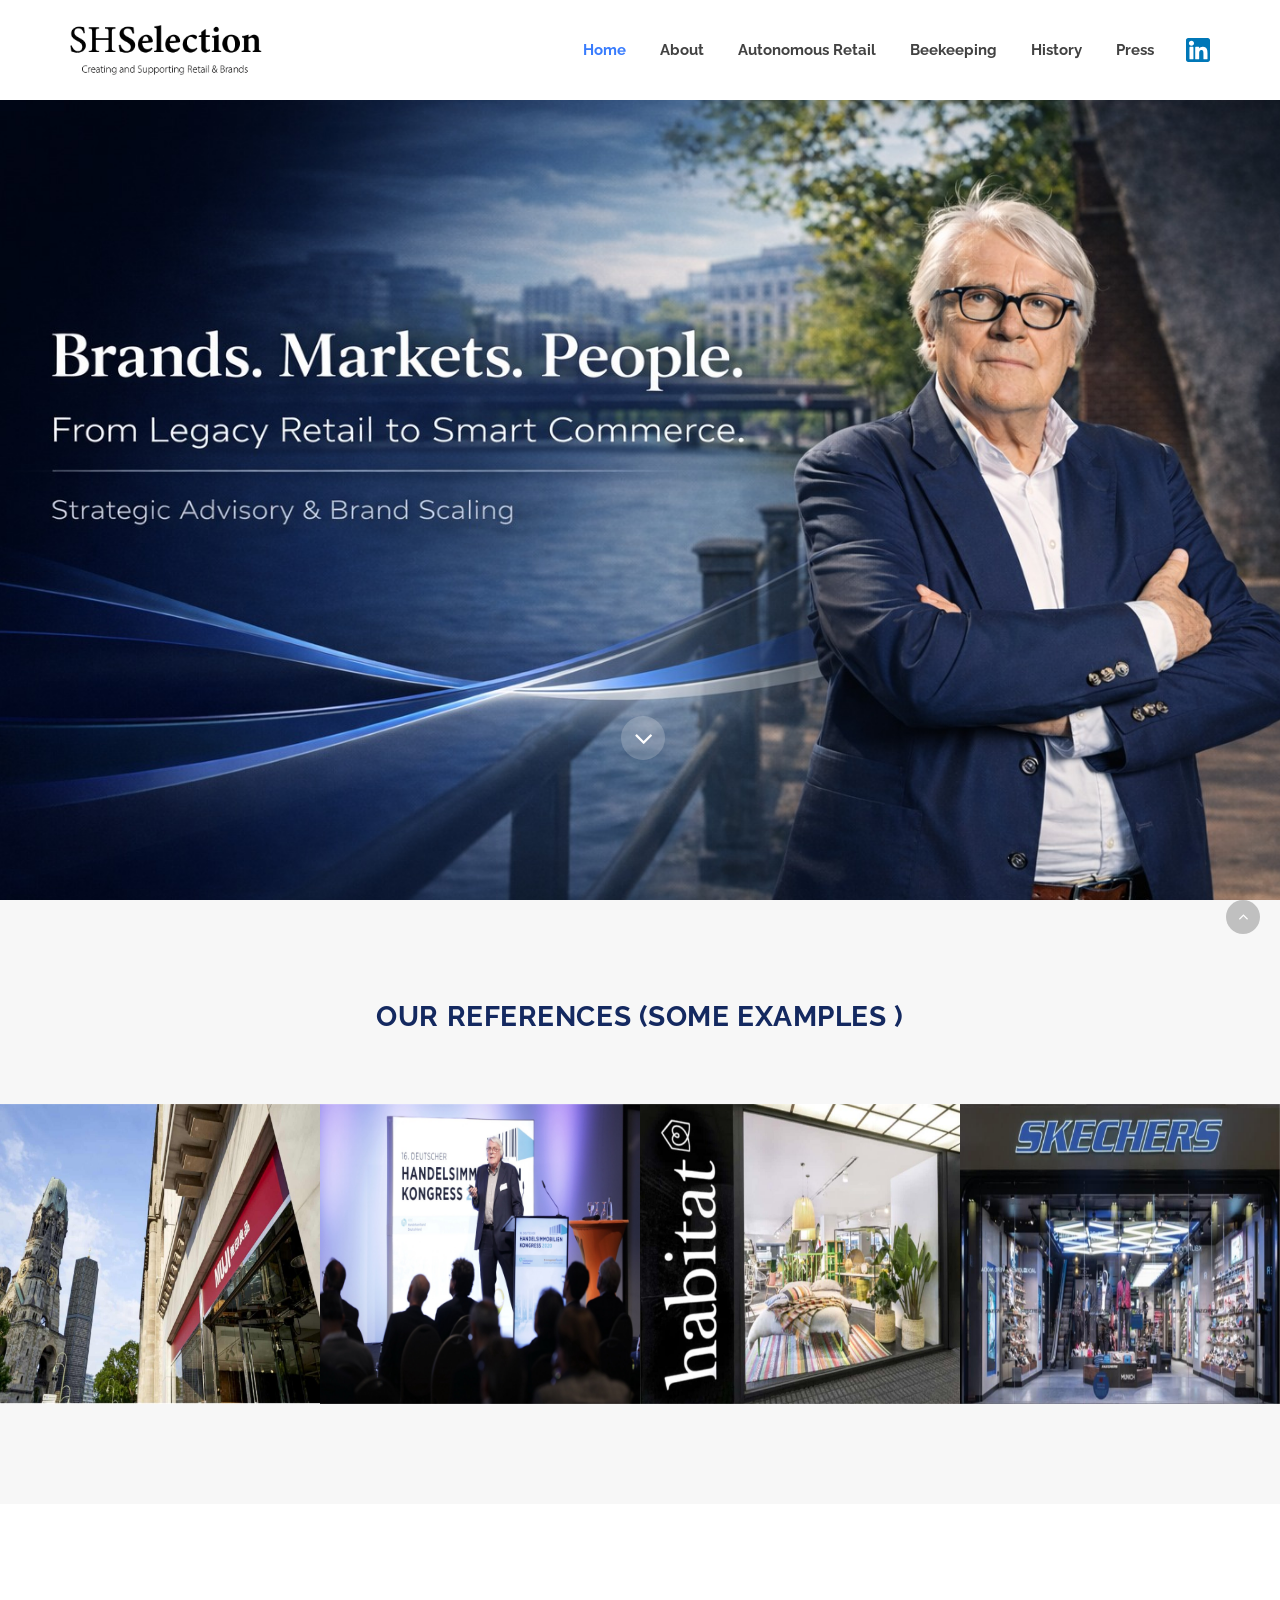
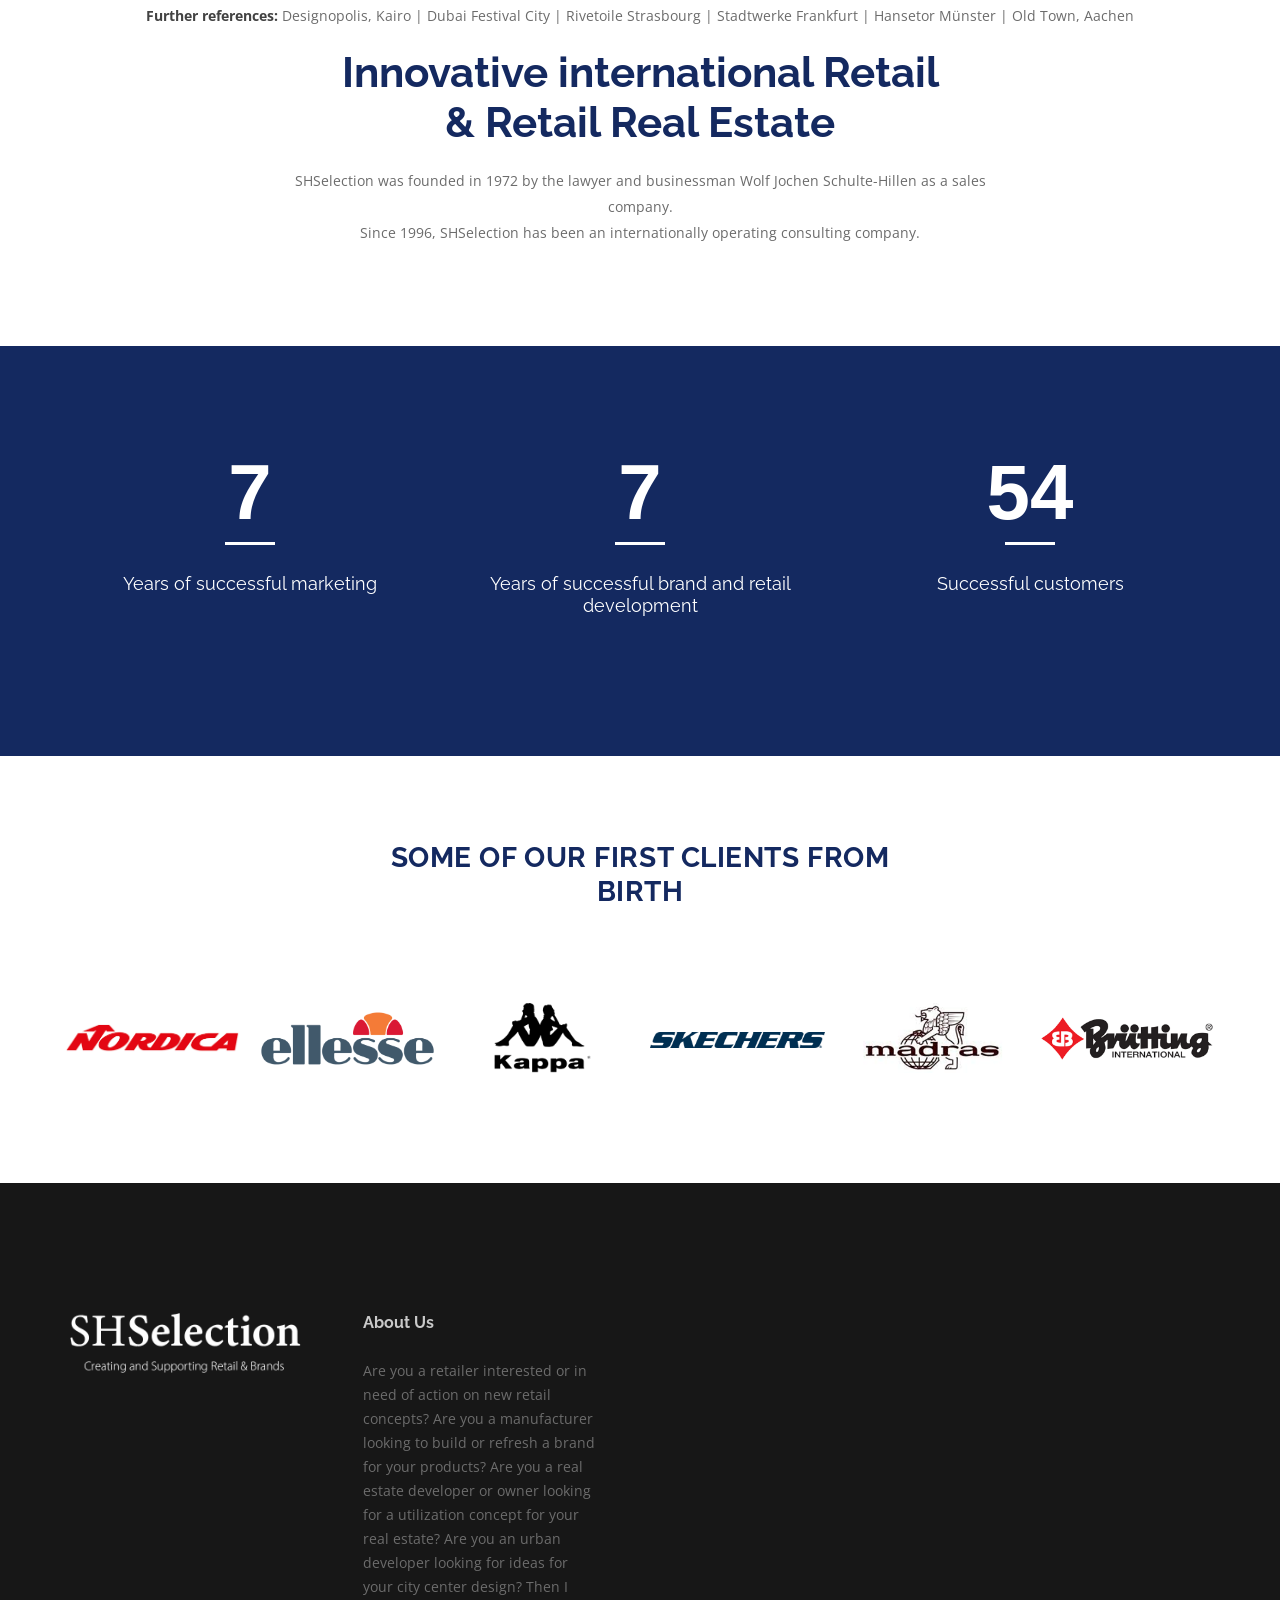
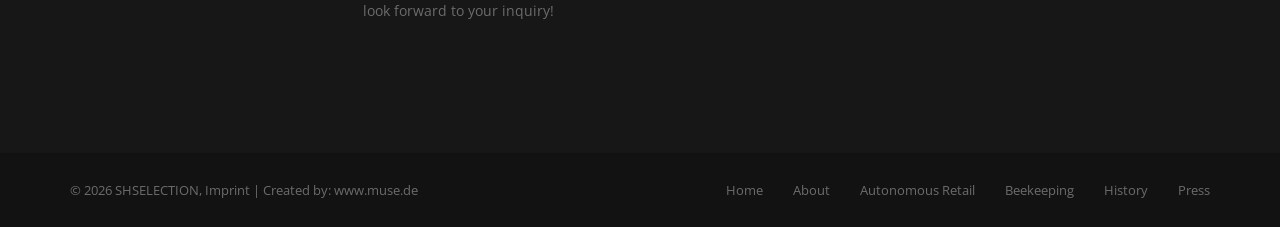
<file: index.html>
<!DOCTYPE html>
<html lang="en">

<head>
  <title>SHSELECTION | Home Melbourne</title>

  <meta charset="utf-8">
  <!--[if IE]><meta http-equiv='X-UA-Compatible' content='IE=edge,chrome=1'><![endif]-->
  <meta name="viewport" content="width=device-width, initial-scale=1, maximum-scale=1">
  <meta name="description" content="">

  <!-- Google Fonts -->
  <link href='https://fonts.googleapis.com/css?family=Raleway:400,600,700%7COpen+Sans:400,400i,700%7CNoto+Serif:400i'
    rel='stylesheet'>

  <!-- Css -->
  <link rel="stylesheet" href="css/bootstrap.min.css" />
  <link rel="stylesheet" href="css/magnific-popup.css" />
  <link rel="stylesheet" href="revolution/css/settings.css" />
  <link rel="stylesheet" href="css/font-icons.css" />
  <link rel="stylesheet" href="css/rev-slider.css" />
  <link rel="stylesheet" type="text/css" href="css/aos.css">
  <link rel="stylesheet" href="css/sliders.css" />
  <link rel="stylesheet" href="css/responsive.css" />
  <link rel="stylesheet" href="css/style.css" />
  <link rel="stylesheet" href="css/colors/blue.css" />

  <!-- Favicons -->
  <link rel="shortcut icon" href="img/favicon.ico">
  <link rel="apple-touch-icon" href="img/apple-touch-icon.png">
  <link rel="apple-touch-icon" sizes="72x72" href="img/apple-touch-icon-72x72.png">
  <link rel="apple-touch-icon" sizes="114x114" href="img/apple-touch-icon-114x114.png">

</head>

<body class="relative raleway grid-1440">

  <!-- Preloader -->
  <div class="loader-mask">
    <div class="loader">
      <div></div>
      <div></div>
    </div>
  </div>


  <main class="main-wrapper">
    <header class="nav-type-3">
      <nav class="navbar navbar-static-top">
        <div class="navigation" id="sticky-nav">
          <div class="container relative">

            <div class="row">

              <div class="navbar-header">
                <!-- Logo -->
                <div class="logo-container">
                  <div class="logo-wrap">
                    <a href="index.html">
                      <img class="logo-dark" src="img/logo.png" alt="logo">
                    </a>
                  </div>
                </div>
                <button type="button" class="navbar-toggle" data-toggle="collapse" data-target="#navbar-collapse">
                  <span class="sr-only">Toggle navigation</span>
                  <span class="icon-bar"></span>
                  <span class="icon-bar"></span>
                  <span class="icon-bar"></span>
                </button>
              </div> <!-- end navbar-header -->

              <div class="nav-wrap right">
                <div class="collapse navbar-collapse text-center" id="navbar-collapse">
                  <ul class="nav navbar-nav navbar-right">
                    <li class="active">
                      <a href="index.html">Home</a>
                    </li>
                    <li>
                      <a href="about.html">About</a>
                    </li>
                    <li>
                      <a href="autonomous_retail.html">Autonomous Retail</a>
                    </li>
                    <li>
                      <a href="beekeeping.html">Beekeeping</a>
                    </li>
                    <li>
                      <a href="history.html">History</a>
                    </li>
                    <li>
                      <a href="press.html">Press</a>
                    </li>
                    <!-- Nav right -->
                    <li class="nav-right hidden-sm hidden-xs">
                      <ul>
                        <li>
                          <a href="https://www.linkedin.com/in/wjsh/" target="_blank" class="header_icon">
                            <img src="img/linkedin_icon.svg" alt="#">
                          </a>

                        </li>
                      </ul>
                    </li>
                  </ul> <!-- end menu -->
                </div> <!-- end collapse -->
              </div> <!-- end col -->

            </div> <!-- end row -->
          </div> <!-- end container -->
        </div> <!-- end navigation -->
      </nav> <!-- end navbar -->
    </header>

    <div class="content-wrapper oh">
      <!-- Revolution Slider -->
      <section class="home_banner_sec">
        <div class="rev_slider_wrapper" id="home">
          <div class="rev_slider" id="slider1">
            <ul>
              <!-- SLIDE 1 -->
              <li data-fstransition="fade" data-transition="fade" data-slotamount="1" data-masterspeed="1000"
                data-delay="5000" data-title="Creative Minimalism">

                <!-- MAIN IMAGE -->
                <img src="img/home_banner_bg.jpeg" alt="#" data-bgrepeat="no-repeat" data-bgfit="cover"
                  data-bgparallax="7" class="rev-slidebg">
              </li>


              <li data-fstransition="fade" data-transition="fade" data-slotamount="1" data-masterspeed="1000"
                data-delay="5000" data-title="Creative Minimalism">

                <!-- MAIN IMAGE -->
                <img src="img/home_banner_bg4.jpeg" alt="#" data-bgrepeat="no-repeat" data-bgfit="cover"
                  data-bgparallax="7" class="rev-slidebg">
              </li>
            </ul>

          </div>
          <div class="local-scroll">
            <a href="#promo_sec" class="scroll-down bottom-140">
              <i class="fa fa-angle-down"></i>
            </a>
          </div>
        </div>
      </section> <!-- end rev slider -->




      <!-- Portfolio Slider -->
      <section class="section-wrap services_sec bg-light">
        <div class="container-fluid nopadding">

          <div class="row heading-row">
            <div class="col-md-6 col-md-offset-3 text-center">
              <h2 class="heading uppercase" data-aos="fade-up">OUR REFERENCES (some examples )</h2>
            </div>
          </div>

          <div id="works-slider" class="flickity-slider-wrap items-4 mfp-hover animated-queue" data-autoplay="true"
            data-arrows="true" data-slidedots="false">
            <!-- slide 1 -->
            <div class="gallery-cell work-item hover-trigger hover-3" data-aos="fade-up">
              <div class="work-container">
                <div class="work-img">
                  <a href="img/services/services_img1.jpg" class="lightbox-img" title="MUJI">
                    <img src="img/services/services_img1.jpg" alt="MUJI">
                    <div class="hover-overlay" data-overlay="5">
                      <div class="work-description">
                        <h3>MUJI</h3>
                      </div>
                    </div>
                  </a>
                </div>
              </div>
            </div>
            <div class="gallery-cell work-item hover-trigger hover-3" data-aos="fade-up">
              <div class="work-container">
                <div class="work-img">
                  <a href="img/innovative_sec_img.jpg" class="lightbox-img" title="Handelskongress">
                    <!-- usama -->
                    <img src="img/home_banner_bg4.jpeg" alt="Handelskongress">
                    <div class="hover-overlay" data-overlay="5">
                      <div class="work-description">
                        <h3>Handelskongress</h3>
                      </div>
                    </div>
                  </a>
                </div>
              </div>
            </div>
            <!-- slide 2 -->
            <div class="gallery-cell work-item hover-trigger hover-3" data-aos="fade-up">
              <div class="work-container">
                <div class="work-img">
                  <a href="img/services/services_img2.jpg" class="lightbox-img" title="HABITAT">
                    <img src="img/services/services_img2.jpg" alt="HABITAT">
                    <div class="hover-overlay" data-overlay="5">
                      <div class="work-description">
                        <h3>HABITAT</h3>
                      </div>
                    </div>
                  </a>
                </div>
              </div>
            </div>
            <!-- slide 3 -->
            <div class="gallery-cell work-item hover-trigger hover-3" data-aos="fade-up">
              <div class="work-container">
                <div class="work-img">
                  <a href="img/services/services_img3.jpg" class="lightbox-img" title="Skechers">
                    <img src="img/services/services_img3.jpg" alt="Skechers">
                    <div class="hover-overlay" data-overlay="5">
                      <div class="work-description">
                        <h3>Skechers</h3>
                      </div>
                    </div>
                  </a>
                </div>
              </div>
            </div>
            <!-- slide 4 -->
            <div class="gallery-cell work-item hover-trigger hover-3" data-aos="fade-up">
              <div class="work-container">
                <div class="work-img">
                  <a href="img/services/services_img4.jpg" class="lightbox-img" title="Sephora">
                    <img src="img/services/services_img4.jpg" alt="Sephora">
                    <div class="hover-overlay" data-overlay="5">
                      <div class="work-description">
                        <h3>Sephora</h3>
                      </div>
                    </div>
                  </a>
                </div>
              </div>
            </div>
            <!-- slide 5 -->
            <div class="gallery-cell work-item hover-trigger hover-3" data-aos="fade-up">
              <div class="work-container">
                <div class="work-img">
                  <a href="img/services/services_img5.jpg" class="lightbox-img" title="Zara">
                    <img src="img/services/services_img5.jpg" alt="Zara">
                    <div class="hover-overlay" data-overlay="5">
                      <div class="work-description">
                        <h3>Zara</h3>
                      </div>
                    </div>
                  </a>
                </div>
              </div>
            </div>
            <!-- slide 6 -->
            <div class="gallery-cell work-item hover-trigger hover-3" data-aos="fade-up">
              <div class="work-container">
                <div class="work-img">
                  <a href="img/services/services_img6.jpg" class="lightbox-img" title="Regiomat">
                    <img src="img/services/services_img6.jpg" alt="Regiomat">
                    <div class="hover-overlay" data-overlay="5">
                      <div class="work-description">
                        <h3>Regiomat</h3>
                      </div>
                    </div>
                  </a>
                </div>
              </div>
            </div>
            <!-- slide 7 -->
            <div class="gallery-cell work-item hover-trigger hover-3" data-aos="fade-up">
              <div class="work-container">
                <div class="work-img">
                  <a href="img/services/services_img7.jpg" class="lightbox-img" title="Autonomous Shopping">
                    <img src="img/services/services_img7.jpg" alt="Autonomous Shopping">
                    <div class="hover-overlay" data-overlay="5">
                      <div class="work-description">
                        <h3>Autonomous Shopping</h3>
                      </div>
                    </div>
                  </a>
                </div>
              </div>
            </div>
          </div> <!-- end slider -->

        </div>
      </section> <!-- end portfolio slider -->
      <!-- Promo -->
      <section class="section-wrap promo_sec pb-1" id="promo_sec">
        <div class="container">
          <div class="row heading-row mb-0">
            
            <div class="references-text">
              <p data-aos="fade-up">
                <strong>Further references:</strong>
                Designopolis, Kairo | Dubai Festival City | Rivetoile Strasbourg |
                Stadtwerke Frankfurt | Hansetor Münster | Old Town, Aachen
              </p>
            </div>

            <div class="col-md-8 col-md-offset-2 text-center">
              <h2 class="heading large" data-aos="fade-up">Innovative international Retail <br> <span>& Retail Real
                  Estate</span></h2>
              <p class="subheading style-2" data-aos="fade-up"> SHSelection was founded in 1972 by the lawyer and
                businessman Wolf Jochen
                Schulte-Hillen as a sales company. <br> Since 1996, SHSelection has been an internationally operating
                consulting company.</p>
            </div>
          </div>
          <div class="promo_sec_slider d-none">
            <div id="slider-single" class="flickity-slider-wrap" data-autoplay="true" data-arrows="true"
              data-slidedots="false" data-aos="fade-up">

              <div class="gallery-cell work-item">
                <div class="work-container">
                  <div class="work-img">
                    <img src="img/innovative_sec_img.jpg" alt="#">
                  </div>
                </div>
              </div> <!-- end work-item -->

              <div class="gallery-cell work-item">
                <div class="work-container">
                  <div class="work-img">
                    <img src="img/services/services_img1.jpg" alt="#">
                  </div>
                </div>
              </div> <!-- end work-item -->

            </div>
          </div>
        </div>
      </section> <!-- end promo -->

      <!-- Counters -->
      <section class="section-wrap counters bg-color pb-100 pb-mdm-40">
        <div class="container">
          <div class="row">

            <div class="col-sm-4 col-xs-6 mb-40 ">
              <div class="statistic text-center" data-aos="fade-up">
                <span class="statistic-timer" data-from="0" data-to="50">50</span>
                <h5 class="counter-text">Years of successful marketing</h5>
              </div>
            </div>

            <div class="col-sm-4 col-xs-6 mb-40">
              <div class="statistic text-center" data-aos="fade-up">
                <span class="statistic-timer" data-from="0" data-to="50">50</span>
                <h5 class="counter-text">Years of successful brand and retail development</h5>
              </div>
            </div>

            <div class="col-sm-4 col-xs-6 mb-40">
              <div class="statistic text-center" data-aos="fade-up">
                <span class="statistic-timer" data-from="0" data-to="400">400</span>
                <h5 class="counter-text">Successful customers</h5>
              </div>
            </div>

          </div>
        </div>
      </section> <!-- end Counters -->






      <!-- Partners -->
      <section class="section-wrap partners">
        <div class="container">
          <div class="row heading-row">
            <div class="col-md-6 col-md-offset-3 text-center ">
              <h2 class="heading uppercase" data-aos="fade-up">Some of our first Clients from Birth</h2>
            </div>
          </div>

          <div class="row " data-aos="fade-up">

            <div id="owl-partners" class="owl-carousel owl-theme partners_slider">

              <div class="item">
                <a href="javascript:void(0)">
                  <img src="img/brands/brand_logo1.PNG" alt="#">
                </a>
              </div>

              <div class="item">
                <a href="javascript:void(0)">
                  <img src="img/brands/brand_logo2.jpg" alt="#">
                </a>
              </div>
              <div class="item">
                <a href="javascript:void(0)">
                  <img src="img/brands/brand_logo3.jpg" alt="#">
                </a>
              </div>
              <div class="item">
                <a href="javascript:void(0)">
                  <img src="img/brands/brand_logo4.jpg" alt="#">
                </a>
              </div>
              <div class="item">
                <a href="javascript:void(0)">
                  <img src="img/brands/brand_logo5.PNG" alt="#">
                </a>
              </div>
              <div class="item">
                <a href="javascript:void(0)">
                  <img src="img/brands/brand_logo6.PNG" alt="#">
                </a>
              </div>

            </div> <!-- end carousel -->

          </div>
        </div>
      </section> <!-- end partners -->

      <!-- Promo Features -->
      <section class="section-wrap promo-features bg-img custome_overlay d-none">
        <div class="container">
          <div class="row">
            <div class="col-md-12">
              <h2 class="promo-features-title" data-aos="fade-up">Why Choose Us?</h2>
              <p class="lead" data-aos="fade-up">Fully Responsive WordPress Theme. We Make Amazing Support.<br>Build
                Your Website Easy With
                Page Builder.</p>
              <ul class="features-list mt-40">
                <li data-aos="fade-up">
                  <i class="ui-ok-circle"></i>
                  <span>10 Years on the Global Market</span>
                </li>
                <li data-aos="fade-up">
                  <i class="ui-ok-circle"></i>
                  <span>167 Projects Completed</span>
                </li>
                <li data-aos="fade-up">
                  <i class="ui-ok-circle"></i>
                  <span>1000+ Happy Clients</span>
                </li>
                <li data-aos="fade-up">
                  <i class="ui-ok-circle"></i>
                  <span>Tons of Shortcodes</span>
                </li>
                <li data-aos="fade-up">
                  <i class="ui-ok-circle"></i>
                  <span>Clean and Fresh Style</span>
                </li>
              </ul>
            </div>
          </div>
        </div>
      </section> <!-- end promo features -->




      <!-- Footer Type-4 -->
      <footer class="footer footer-type-4 bg-dark">
        <div class="container">
          <div class="footer-widgets pb-mdm-20">
            <div class="row">

              <div class="col-md-3 col-sm-6 col-xs-12">
                <div class="widget footer-logo" data-aos="fade-up">
                  <img src="img/footer_logo.png" alt="">
                </div>
              </div> <!-- end about us -->

              <div class="col-md-3 col-sm-6 col-xs-12">
                <div class="widget footer-about-us">
                  <h5 class="widget-title" data-aos="fade-up">About Us</h5>
                  <p class="mb-0" data-aos="fade-up">Are you a retailer interested or in need of
                    action on new retail concepts? Are you a
                    manufacturer looking to build or refresh a brand for your products? Are you a
                    real estate developer
                    or owner looking for a utilization concept for your real estate? Are you an
                    urban developer looking
                    for ideas for your city center design?

                    Then I look forward to your inquiry!</p>
                </div>
              </div> <!-- end about us -->


            </div>
          </div>
        </div> <!-- end container -->

        <div class="bottom-footer">
          <div class="container">
            <div class="row">

              <div class="col-sm-4 copyright sm-text-center">
                <span>
                  &copy; 2026 SHSELECTION,
                  <a href="imprint.html" target="_blank">Imprint</a> |
                  Created by: <a href="https://www.muse.de/" target="_blank">www.muse.de</a>
                </span>
              </div>

              <div class="col-sm-8">
                <ul class="bottom-footer-links text-right sm-text-center">
                  <li><a href="index.html">Home</a></li>
                  <li><a href="about.html">About</a></li>
                  <li><a href="autonomous_retail.html">Autonomous Retail</a></li>
                  <li><a href="beekeeping.html">Beekeeping</a></li>
                  <li><a href="history.html">History</a></li>
                  <li><a href="press.html">Press</a></li>
                </ul>
              </div>

            </div>
          </div>
        </div> <!-- end bottom footer -->
      </footer> <!-- end footer -->

      <div id="back-to-top">
        <a href="#top"><i class="fa fa-angle-up"></i></a>
      </div>

    </div> <!-- end content wrapper -->
  </main> <!-- end main wrapper -->

  <!-- jQuery Scripts -->

  <script type="text/javascript" src="js/jquery.min.js"></script>
  <script type="text/javascript" src="js/bootstrap.min.js"></script>
  <script type="text/javascript" src="js/aos.js"></script>
  <script type="text/javascript" src="js/plugins.js"></script>
  <script type="text/javascript" src="revolution/js/jquery.themepunch.tools.min.js"></script>
  <script type="text/javascript" src="revolution/js/jquery.themepunch.revolution.min.js"></script>
  <script type="text/javascript" src="js/rev-slider.js"></script>
  <script type="text/javascript" src="js/scripts.js"></script>


  <script type="text/javascript" src="revolution/js/extensions/revolution.extension.video.min.js"></script>
  <script type="text/javascript" src="revolution/js/extensions/revolution.extension.carousel.min.js"></script>
  <script type="text/javascript" src="revolution/js/extensions/revolution.extension.slideanims.min.js"></script>
  <script type="text/javascript" src="revolution/js/extensions/revolution.extension.actions.min.js"></script>
  <script type="text/javascript" src="revolution/js/extensions/revolution.extension.layeranimation.min.js"></script>
  <script type="text/javascript" src="revolution/js/extensions/revolution.extension.kenburn.min.js"></script>
  <script type="text/javascript" src="revolution/js/extensions/revolution.extension.navigation.min.js"></script>
  <script type="text/javascript" src="revolution/js/extensions/revolution.extension.migration.min.js"></script>
  <script type="text/javascript" src="revolution/js/extensions/revolution.extension.parallax.min.js"></script>


</body>

</html>
</file>
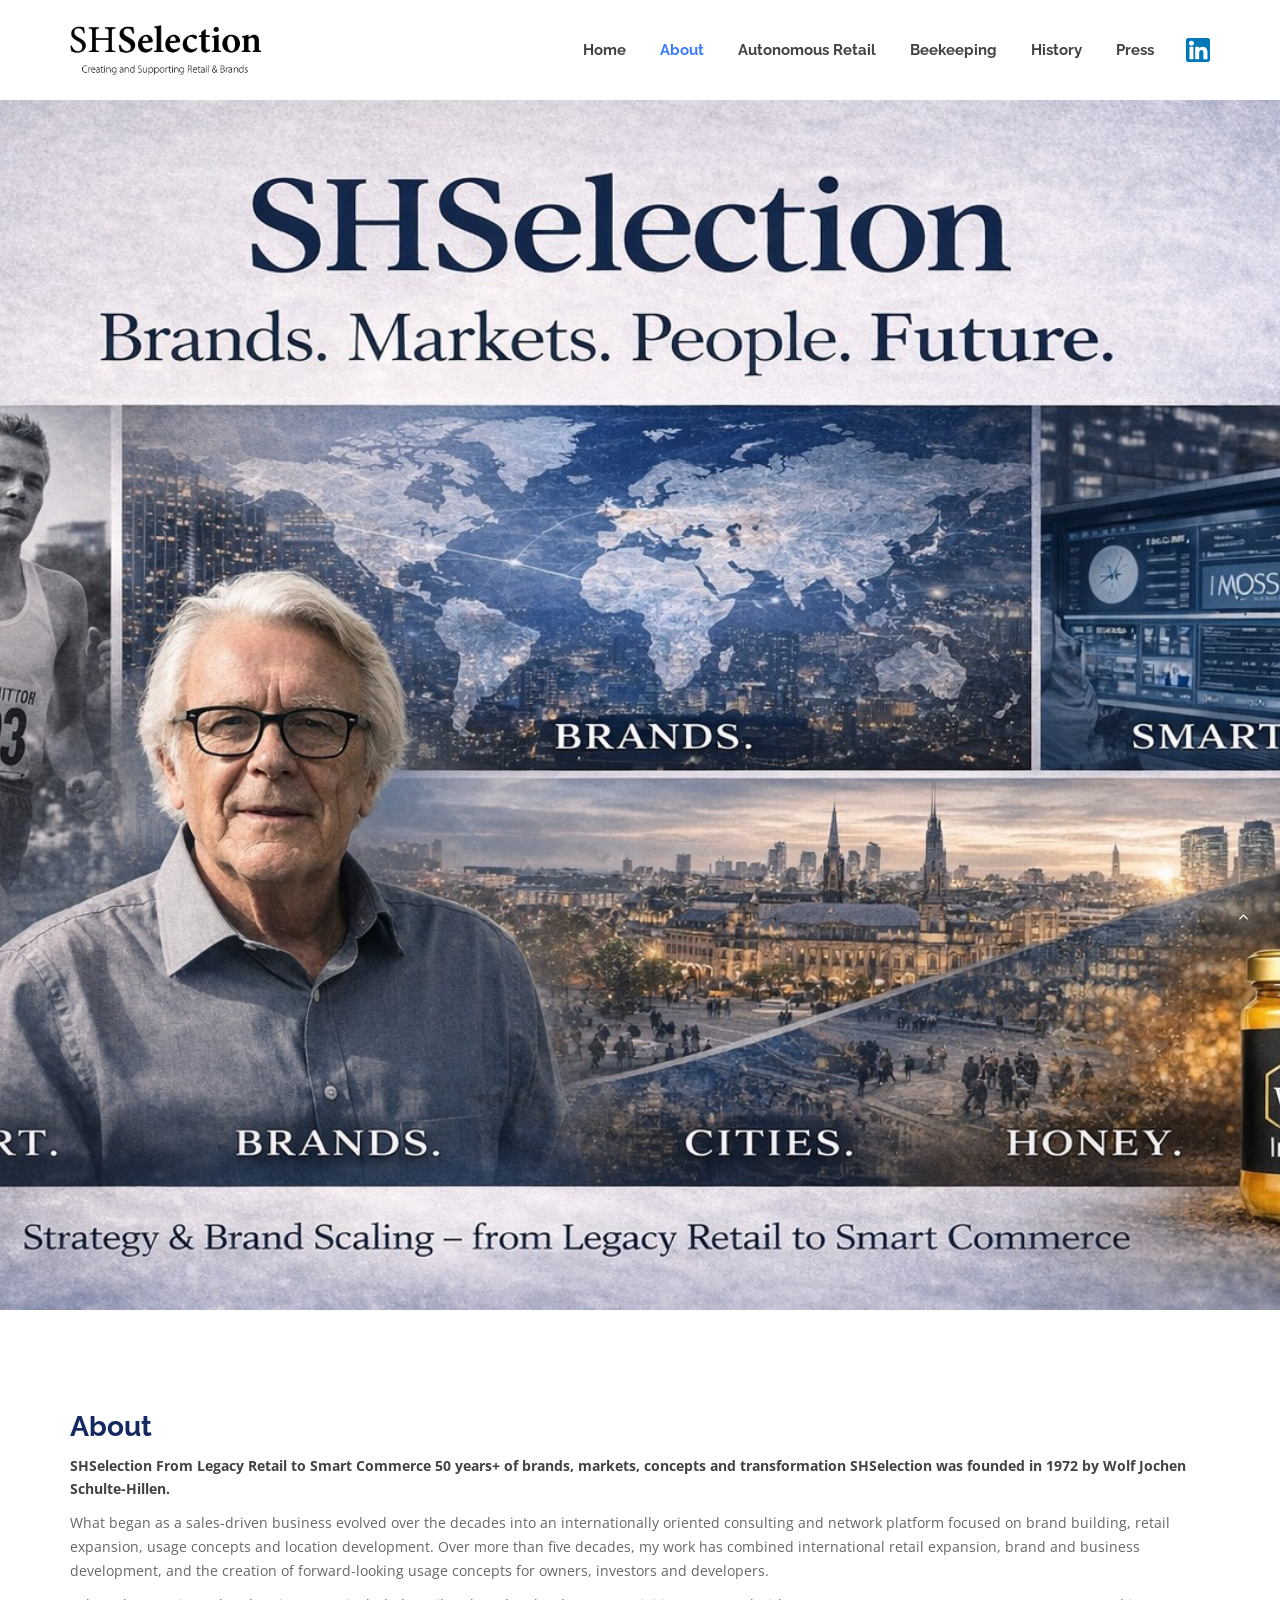
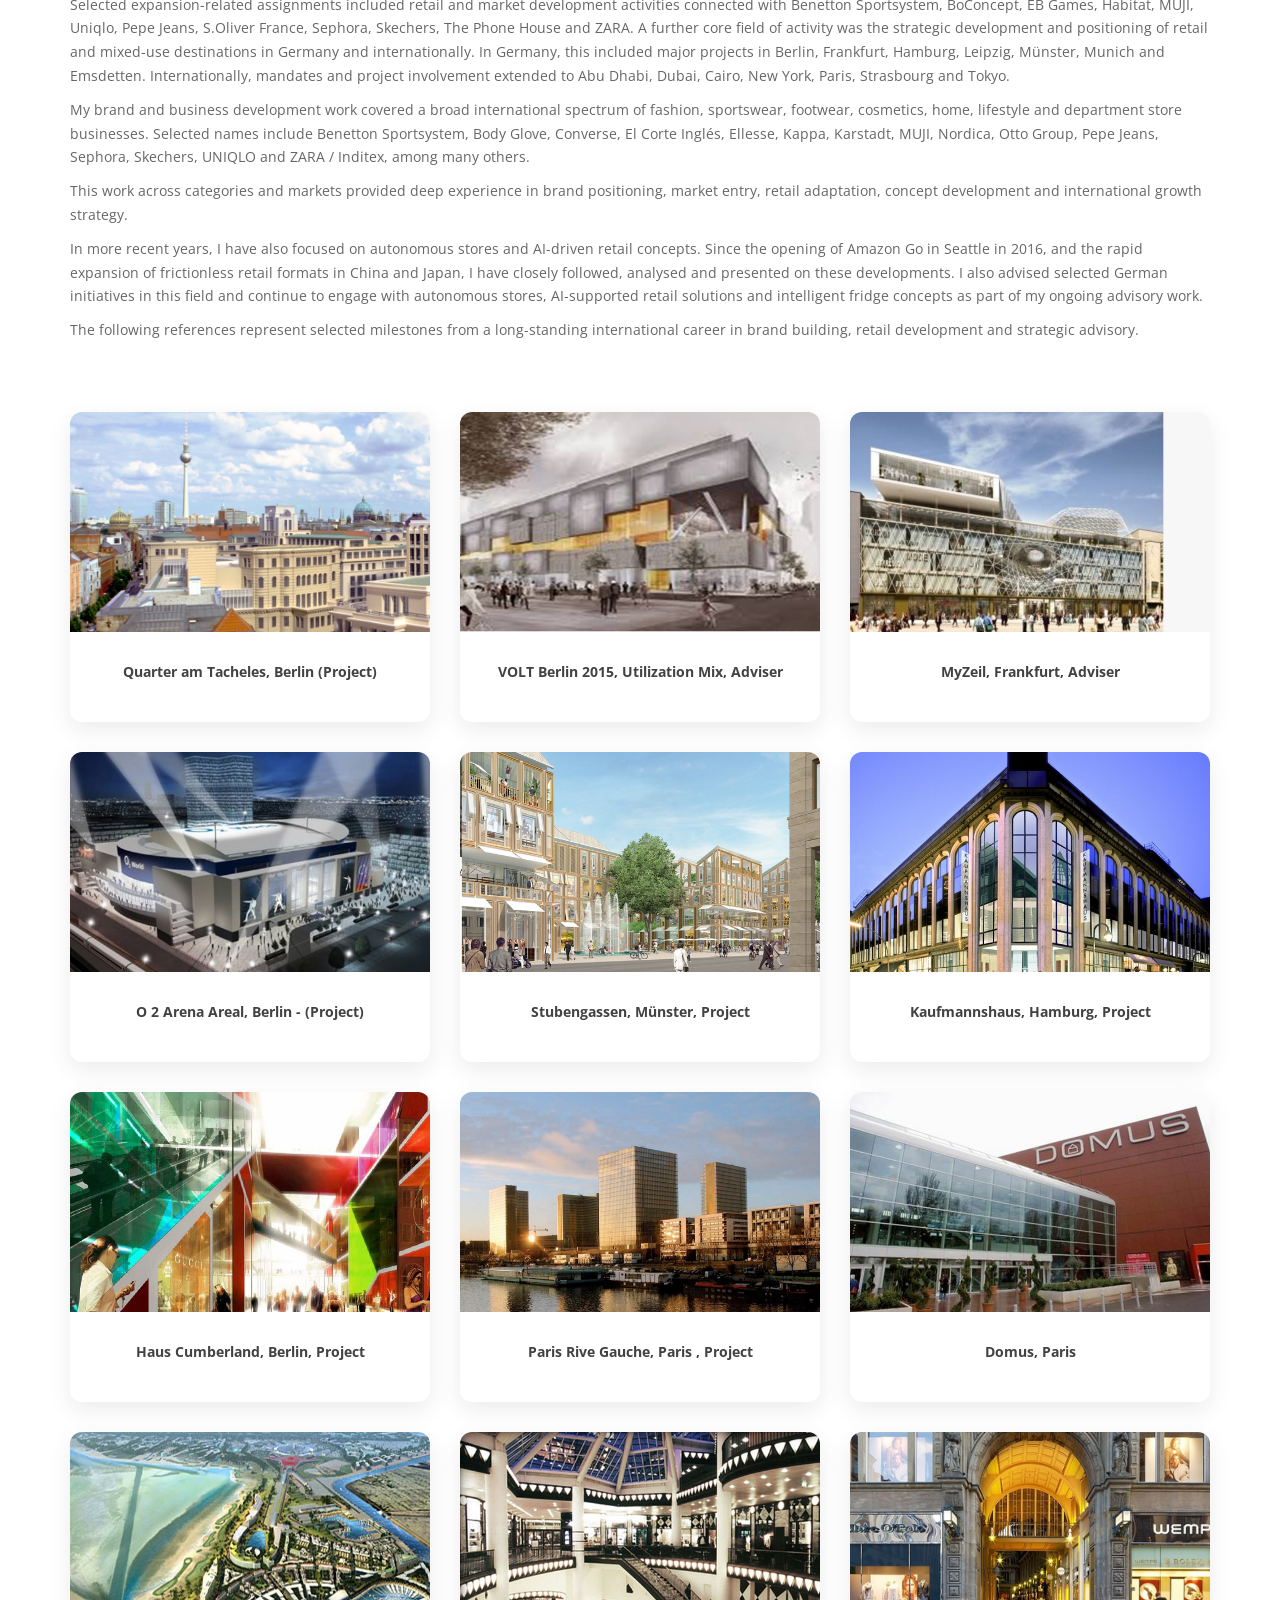
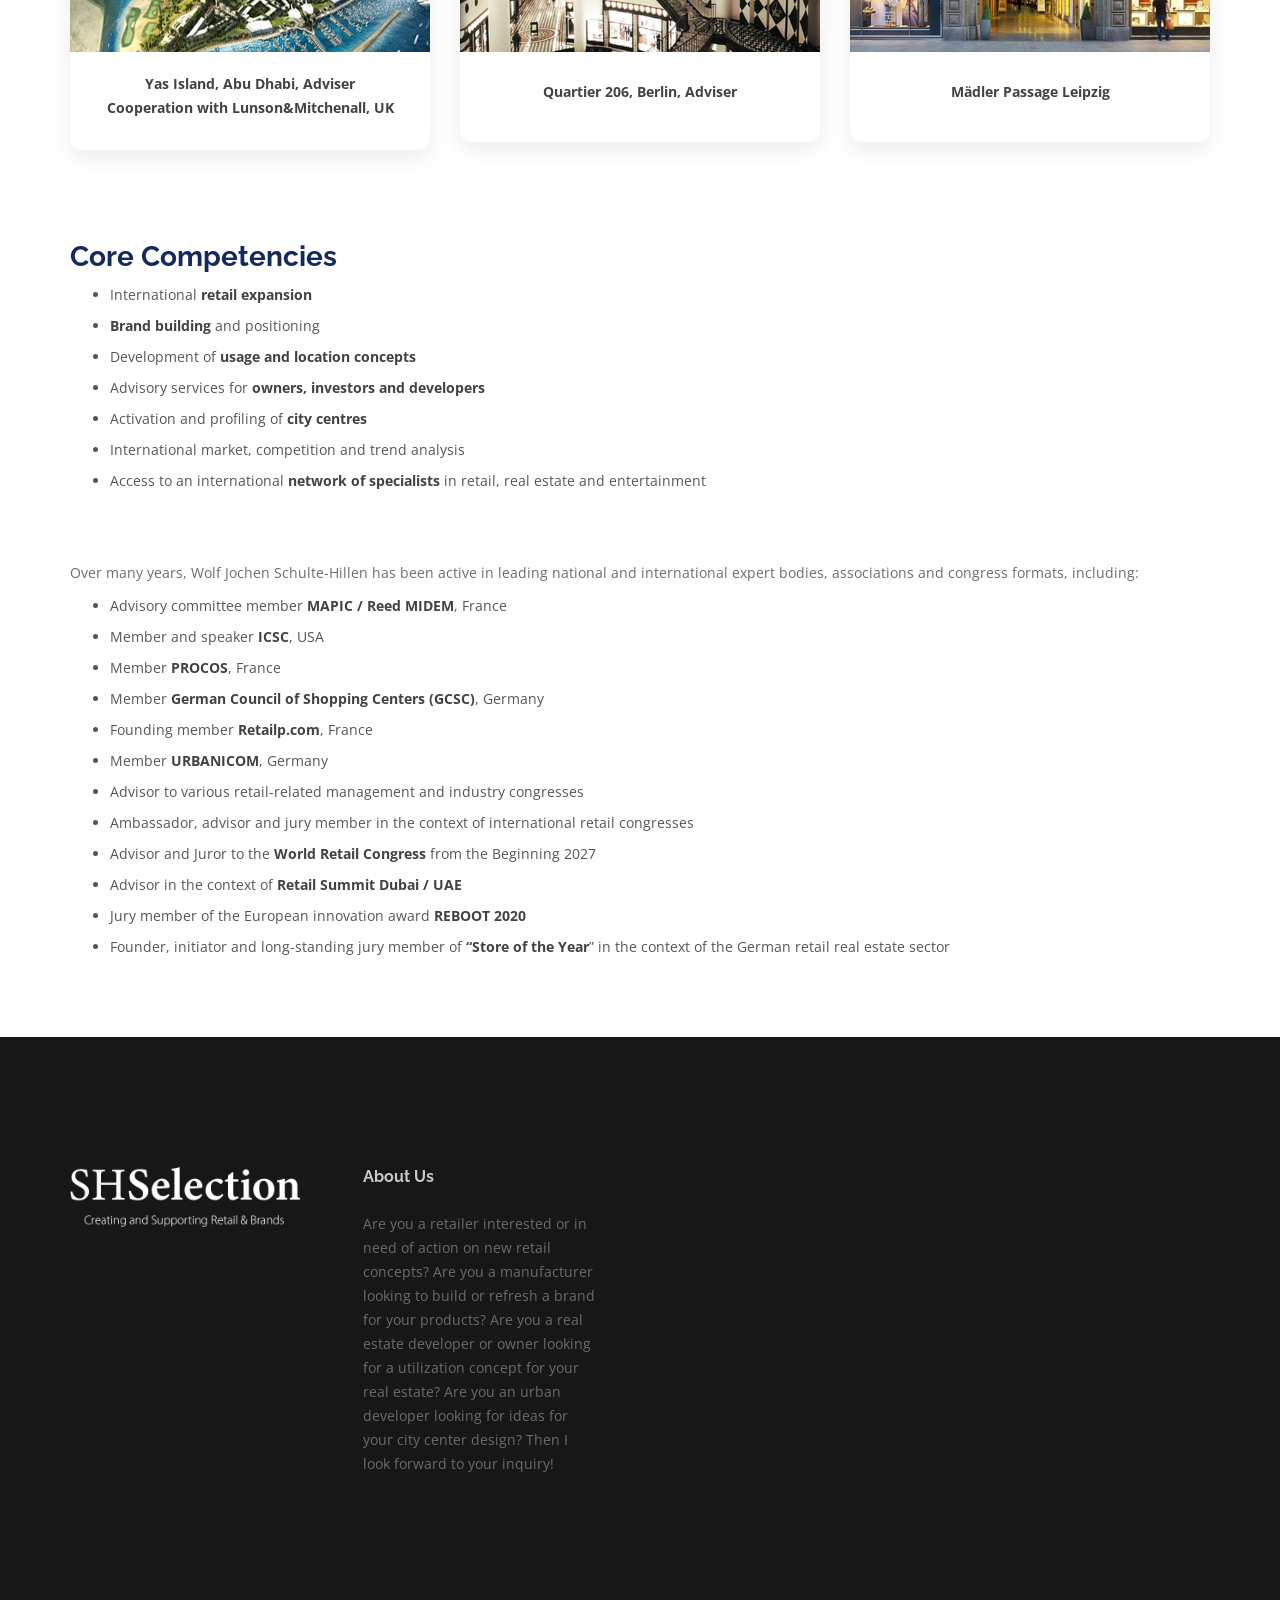
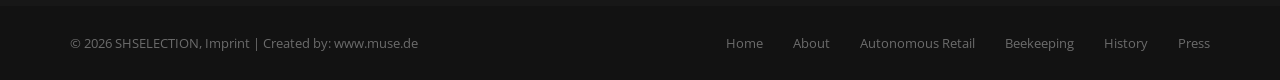
<file: about.html>
<!DOCTYPE html>
<html lang="en">

<head>
    <title>SHSELECTION | Presses Melbourne</title>

    <meta charset="utf-8">
    <!--[if IE]><meta http-equiv='X-UA-Compatible' content='IE=edge,chrome=1'><![endif]-->
    <meta name="viewport" content="width=device-width, initial-scale=1, maximum-scale=1">
    <meta name="description" content="">

    <!-- Google Fonts -->
    <link href='https://fonts.googleapis.com/css?family=Raleway:400,600,700%7COpen+Sans:400,400i,700%7CNoto+Serif:400i'
        rel='stylesheet'>

    <!-- Css -->
    <link rel="stylesheet" href="css/bootstrap.min.css" />
    <link rel="stylesheet" href="css/magnific-popup.css" />
    <link rel="stylesheet" href="revolution/css/settings.css" />
    <link rel="stylesheet" href="css/font-icons.css" />
    <link rel="stylesheet" href="css/rev-slider.css" />
    <link rel="stylesheet" type="text/css" href="css/aos.css">
    <link rel="stylesheet" href="css/sliders.css" />
    <link rel="stylesheet" href="css/responsive.css" />
    <link rel="stylesheet" href="css/style.css" />
    <link rel="stylesheet" href="css/colors/blue.css" />

    <!-- Favicons -->
    <link rel="shortcut icon" href="img/favicon.ico">
    <link rel="apple-touch-icon" href="img/apple-touch-icon.png">
    <link rel="apple-touch-icon" sizes="72x72" href="img/apple-touch-icon-72x72.png">
    <link rel="apple-touch-icon" sizes="114x114" href="img/apple-touch-icon-114x114.png">

</head>

<body class="relative raleway grid-1440">

    <!-- Preloader -->
    <div class="loader-mask">
        <div class="loader">
            <div></div>
            <div></div>
        </div>
    </div>


    <main class="main-wrapper">

        <header class="nav-type-3">

            <nav class="navbar navbar-static-top">
                <div class="navigation" id="sticky-nav">
                    <div class="container relative">

                        <div class="row">
                            <div class="navbar-header">
                                <!-- Logo -->
                                <div class="logo-container">
                                    <div class="logo-wrap">
                                        <a href="index.html">
                                            <img class="logo-dark" src="img/logo.png" alt="logo">
                                        </a>
                                    </div>
                                </div>
                                <button type="button" class="navbar-toggle" data-toggle="collapse"
                                    data-target="#navbar-collapse">
                                    <span class="sr-only">Toggle navigation</span>
                                    <span class="icon-bar"></span>
                                    <span class="icon-bar"></span>
                                    <span class="icon-bar"></span>
                                </button>
                            </div> <!-- end navbar-header -->

                            <div class="nav-wrap right">
                                <div class="collapse navbar-collapse text-center" id="navbar-collapse">
                                    <ul class="nav navbar-nav navbar-right">
                                        <li>
                                            <a href="index.html">Home</a>
                                        </li>
                                        <li class="active">
                                            <a href="about.html">About</a>
                                        </li>
                                        <li>
                                            <a href="autonomous_retail.html">Autonomous Retail</a>
                                        </li>
                                        <li>
                                            <a href="beekeeping.html">Beekeeping</a>
                                        </li>
                                        <li>
                                            <a href="history.html">History</a>
                                        </li>
                                        <li>
                                            <a href="press.html">Press</a>
                                        </li>
                                        <!-- Nav right -->
                                        <li class="nav-right hidden-sm hidden-xs">
                                            <ul>
                                                <li>
                                                    <a href="https://www.linkedin.com/in/wjsh/" target="_blank"
                                                        class="header_icon">
                                                        <img src="img/linkedin_icon.svg" alt="#">
                                                    </a>
                                                </li>
                                            </ul>
                                        </li>


                                    </ul> <!-- end menu -->
                                </div> <!-- end collapse -->
                            </div> <!-- end col -->

                        </div> <!-- end row -->
                    </div> <!-- end container -->
                </div> <!-- end navigation -->
            </nav> <!-- end navbar -->
        </header>

        <div class="content-wrapper oh">

            <section class="custome_banner about_banner">
                <div class="container">
                    <div class="custome_banner_inner">
                        <div class="custome_banner_content animated-queue d-none">
                            <h2>Press</h2>
                            <p>Always focusing on innovations, trends and current topics. Here you can find articles and
                                contributions from SH Selection in German.</p>
                        </div>
                    </div>
                </div>
            </section>

            <div class="about_content">
                <section class="section-wrap pt-100">
                    <div class="container">
                        <h2 class="section-title" data-aos="fade-up">About</h2>
                        <p class="section-text" data-aos="fade-up"> <strong>SHSelection From Legacy Retail to Smart
                                Commerce 50 years+ of brands, markets, concepts and
                                transformation SHSelection was founded in 1972 by Wolf Jochen Schulte-Hillen.</strong>
                        </p>
                        <p class="section-text" data-aos="fade-up">
                            What began as a sales-driven business evolved over the decades into an internationally
                            oriented consulting and network platform focused on brand building, retail expansion, usage
                            concepts and location development. Over more than five decades, my work has combined
                            international retail expansion, brand and business development, and the creation of
                            forward-looking usage concepts for owners, investors and developers.
                        </p>
                        <p class="section-text" data-aos="fade-up">
                            Selected expansion-related assignments included retail and market development activities
                            connected with Benetton Sportsystem, BoConcept, EB Games, Habitat, MUJI, Uniqlo, Pepe Jeans,
                            S.Oliver France, Sephora, Skechers, The Phone House and ZARA. A further core field of
                            activity was the strategic development and positioning of retail and mixed-use destinations
                            in Germany and internationally. In Germany, this included major projects in Berlin,
                            Frankfurt, Hamburg, Leipzig, Münster, Munich and Emsdetten. Internationally, mandates and
                            project involvement extended to Abu Dhabi, Dubai, Cairo, New York, Paris, Strasbourg and
                            Tokyo.
                        </p>
                        <p class="section-text" data-aos="fade-up">
                            My brand and business development work covered a broad international spectrum of fashion,
                            sportswear, footwear, cosmetics, home, lifestyle and department store businesses. Selected
                            names include Benetton Sportsystem, Body Glove, Converse, El Corte Inglés, Ellesse, Kappa,
                            Karstadt, MUJI, Nordica, Otto Group, Pepe Jeans, Sephora, Skechers, UNIQLO and ZARA /
                            Inditex, among many others.
                        </p>
                        <p class="section-text" data-aos="fade-up">
                            This work across categories and markets provided deep experience in brand positioning,
                            market entry, retail adaptation, concept development and international growth strategy.
                        </p>
                        <p class="section-text" data-aos="fade-up">
                            In more recent years, I have also focused on autonomous stores and AI-driven retail
                            concepts. Since the opening of Amazon Go in Seattle in 2016, and the rapid expansion of
                            frictionless retail formats in China and Japan, I have closely followed, analysed and
                            presented on these developments. I also advised selected German initiatives in this field
                            and continue to engage with autonomous stores, AI-supported retail solutions and intelligent
                            fridge concepts as part of my ongoing advisory work.
                        </p>
                        <p class="section-text" data-aos="fade-up">
                            The following references represent selected milestones from a long-standing international
                            career in brand building, retail development and strategic advisory.
                        </p>
                    </div>
                </section>



                <!--  -->

                <div class="section-wrap about_cards_wrapper">
                    <div class="container">
                        <div class="row">
                            <!-- Card 1 -->
                            <div class="col-lg-4 col-md-6 mb-4" data-aos="fade-up">
                                <div class="card_with_img">
                                    <div class="card_img">
                                        <img src="img/about/about_slider_img1.jpeg" alt="#">
                                    </div>
                                    <div class="card_content">
                                        <p><strong>Quarter am Tacheles, Berlin (Project)</strong></p>
                                    </div>
                                </div>
                            </div>
                            <div class="col-lg-4 col-md-6 mb-4" data-aos="fade-up">
                                <div class="card_with_img">
                                    <div class="card_img">
                                        <img src="img/about/about_slider_img2.jpeg" alt="#">
                                    </div>
                                    <div class="card_content">
                                        <p><strong>VOLT Berlin 2015, Utilization Mix, Adviser</strong></p>
                                    </div>
                                </div>
                            </div>
                            <div class="col-lg-4 col-md-6 mb-4" data-aos="fade-up">
                                <div class="card_with_img">
                                    <div class="card_img">
                                        <img src="img/about/about_slider_img3.jpeg" alt="#">
                                    </div>
                                    <div class="card_content">
                                        <p><strong>MyZeil, Frankfurt, Adviser </strong></p>
                                    </div>
                                </div>
                            </div>
                            <div class="col-lg-4 col-md-6 mb-4" data-aos="fade-up">
                                <div class="card_with_img">
                                    <div class="card_img">
                                        <img src="img/about/about_slider_img4.jpeg" alt="#">
                                    </div>
                                    <div class="card_content">
                                        <p><strong>O 2 Arena Areal, Berlin - (Project)</strong></p>
                                    </div>
                                </div>
                            </div>
                            <div class="col-lg-4 col-md-6 mb-4" data-aos="fade-up">
                                <div class="card_with_img">
                                    <div class="card_img">
                                        <img src="img/about/about_slider_img5.jpeg" alt="#">
                                    </div>
                                    <div class="card_content">
                                        <p><strong>Stubengassen, Münster, Project</strong></p>
                                    </div>
                                </div>
                            </div>
                            <div class="col-lg-4 col-md-6 mb-4" data-aos="fade-up">
                                <div class="card_with_img">
                                    <div class="card_img">
                                        <img src="img/about/about_slider_img6.jpeg" alt="#">
                                    </div>
                                    <div class="card_content">
                                        <p><strong>Kaufmannshaus, Hamburg, Project </strong></p>
                                    </div>
                                </div>
                            </div>
                            <div class="col-lg-4 col-md-6 mb-4" data-aos="fade-up">
                                <div class="card_with_img">
                                    <div class="card_img">
                                        <img src="img/about/about_slider_img7.jpeg" alt="#">
                                    </div>
                                    <div class="card_content">
                                        <p><strong>Haus Cumberland, Berlin, Project</strong></p>
                                    </div>
                                </div>
                            </div>
                            <div class="col-lg-4 col-md-6 mb-4" data-aos="fade-up">
                                <div class="card_with_img">
                                    <div class="card_img">
                                        <img src="img/about/about_slider_img8.jpeg" alt="#">
                                    </div>
                                    <div class="card_content">
                                        <p><strong>Paris Rive Gauche, Paris , Project</strong></p>
                                    </div>
                                </div>
                            </div>
                            <div class="col-lg-4 col-md-6 mb-4" data-aos="fade-up">
                                <div class="card_with_img">
                                    <div class="card_img">
                                        <img src="img/about/about_slider_img9.jpeg" alt="#">
                                    </div>
                                    <div class="card_content">
                                        <p><strong>Domus, Paris </strong></p>
                                    </div>
                                </div>
                            </div>
                            <div class="col-lg-4 col-md-6 mb-4" data-aos="fade-up">
                                <div class="card_with_img">
                                    <div class="card_img">
                                        <img src="img/about/about_slider_img10.jpeg" alt="#">
                                    </div>
                                    <div class="card_content">
                                        <p><strong>Yas Island, Abu Dhabi, Adviser <br> Cooperation with
                                                Lunson&Mitchenall, UK </strong></p>
                                    </div>
                                </div>
                            </div>
                            <div class="col-lg-4 col-md-6 mb-4" data-aos="fade-up">
                                <div class="card_with_img">
                                    <div class="card_img">
                                        <img src="img/about/about_slider_img11.jpeg" alt="#">
                                    </div>
                                    <div class="card_content">
                                        <p><strong>Quartier 206, Berlin, Adviser</strong></p>
                                    </div>
                                </div>
                            </div>

                            <div class="col-lg-4 col-md-6 mb-4" data-aos="fade-up">
                                <div class="card_with_img">
                                    <div class="card_img">
                                        <img src="img/about/about_slider_img12.jpeg" alt="#">
                                    </div>
                                    <div class="card_content">
                                        <p><strong>Mädler Passage Leipzig</strong></p>
                                    </div>
                                </div>
                            </div>



                        </div>
                    </div>
                </div>



                <!-- SERVICES -->
                <section class="section-wrap core_competencies_sec">
                    <div class="container">
                        <div class="core_competencies_sec_inner">
                            <h2 class="section-title" data-aos="fade-up">Core Competencies</h2>
                            <ul class="services-list">
                                <li data-aos="fade-up">International <strong>retail expansion</strong>
                                </li>
                                <li data-aos="fade-up"><strong>Brand building</strong> and positioning</li>
                                <li data-aos="fade-up">Development of <strong>usage and location concepts</strong></li>
                                <li data-aos="fade-up">Advisory services for <strong>owners, investors and
                                        developers</strong>
                                </li>
                                <li data-aos="fade-up">Activation and profiling of <strong>city centres</strong></li>
                                <li data-aos="fade-up">
                                    International market, competition and trend analysis
                                </li>
                                <li data-aos="fade-up">
                                    Access to an international <strong>network of specialists</strong> in retail, real
                                    estate and entertainment
                                </li>
                            </ul>
                        </div>
                    </div>
                </section>

                <section class="section-wrap core_competencies_sec pb-70">
                    <div class="container">
                        <div class="core_competencies_sec_inner">
                            <!-- <h2 class="section-title" >Core Competencies</h2>  -->
                            <p data-aos="fade-up">Over many years, Wolf Jochen Schulte-Hillen has been active in leading
                                national and international expert bodies, associations and congress formats, including:
                            </p>
                            <ul class="services-list">
                                <li data-aos="fade-up">Advisory committee member <strong>MAPIC / Reed MIDEM</strong>,
                                    France
                                </li>
                                <li data-aos="fade-up">Member and speaker <strong>ICSC</strong>, USA</li>
                                <li data-aos="fade-up">Member <strong>PROCOS</strong>, France</li>
                                <li data-aos="fade-up">Member <strong>German Council of Shopping Centers
                                        (GCSC)</strong>, Germany
                                </li>
                                <li data-aos="fade-up">Founding member <strong>Retailp.com</strong>, France</li>
                                <li data-aos="fade-up">
                                    Member <strong>URBANICOM</strong>, Germany
                                </li>
                                <li data-aos="fade-up">
                                    Advisor to various retail-related management and industry congresses
                                </li>
                                <li data-aos="fade-up">
                                    Ambassador, advisor and jury member in the context of international retail
                                    congresses
                                </li>
                                <li data-aos="fade-up">
                                    Advisor and Juror to the <strong>World Retail Congress</strong> from the Beginning
                                    2027
                                </li>
                                <li data-aos="fade-up">
                                    Advisor in the context of <strong>Retail Summit Dubai / UAE</strong>
                                </li>
                                <li data-aos="fade-up">
                                    Jury member of the European innovation award <strong>REBOOT 2020</strong>
                                </li>
                                <li data-aos="fade-up">
                                    Founder, initiator and long-standing jury member of <strong>“Store of the
                                        Year</strong>” in the context of the German retail real estate sector
                                </li>
                            </ul>
                        </div>
                    </div>
                </section>
            </div>







            <!-- Footer Type-4 -->
            <footer class="footer footer-type-4 bg-dark">
                <div class="container">
                    <div class="footer-widgets pb-mdm-20">
                        <div class="row">

                            <div class="col-md-3 col-sm-6 col-xs-12">
                                <div class="widget footer-logo" data-aos="fade-up">
                                    <img src="img/footer_logo.png" alt="">
                                </div>
                            </div> <!-- end about us -->

                            <div class="col-md-3 col-sm-6 col-xs-12">
                                <div class="widget footer-about-us">
                                    <h5 class="widget-title" data-aos="fade-up">About Us</h5>
                                    <p class="mb-0" data-aos="fade-up">Are you a retailer interested or in need of
                                        action on new retail concepts? Are you a
                                        manufacturer looking to build or refresh a brand for your products? Are you a
                                        real estate developer
                                        or owner looking for a utilization concept for your real estate? Are you an
                                        urban developer looking
                                        for ideas for your city center design?

                                        Then I look forward to your inquiry!</p>
                                </div>
                            </div> <!-- end about us -->


                        </div>
                    </div>
                </div> <!-- end container -->

                <div class="bottom-footer">
                    <div class="container">
                        <div class="row">

                            <div class="col-sm-4 copyright sm-text-center">
                                <span>
                                    &copy; 2026 SHSELECTION,
                                    <a href="imprint.html" target="_blank">Imprint</a> |
                                    Created by: <a href="https://www.muse.de/" target="_blank">www.muse.de</a>
                                </span>
                            </div>

                            <div class="col-sm-8">
                                <ul class="bottom-footer-links text-right sm-text-center">
                                    <li><a href="index.html">Home</a></li>
                                    <li><a href="about.html">About</a></li>
                                    <li><a href="autonomous_retail.html">Autonomous Retail</a></li>
                                    <li><a href="beekeeping.html">Beekeeping</a></li>
                                    <li><a href="history.html">History</a></li>
                                    <li><a href="press.html">Press</a></li>
                                </ul>
                            </div>

                        </div>
                    </div>
                </div> <!-- end bottom footer -->
            </footer> <!-- end footer -->



            <div id="back-to-top">
                <a href="#top"><i class="fa fa-angle-up"></i></a>
            </div>

        </div> <!-- end content wrapper -->
    </main> <!-- end main wrapper -->

    <script type="text/javascript" src="js/jquery.min.js"></script>
    <script type="text/javascript" src="js/bootstrap.min.js"></script>
    <script type="text/javascript" src="js/aos.js"></script>
    <script type="text/javascript" src="js/plugins.js"></script>
    <script type="text/javascript" src="revolution/js/jquery.themepunch.tools.min.js"></script>
    <script type="text/javascript" src="revolution/js/jquery.themepunch.revolution.min.js"></script>
    <script type="text/javascript" src="js/rev-slider.js"></script>
    <script type="text/javascript" src="js/scripts.js"></script>


    <script type="text/javascript" src="revolution/js/extensions/revolution.extension.video.min.js"></script>
    <script type="text/javascript" src="revolution/js/extensions/revolution.extension.carousel.min.js"></script>
    <script type="text/javascript" src="revolution/js/extensions/revolution.extension.slideanims.min.js"></script>
    <script type="text/javascript" src="revolution/js/extensions/revolution.extension.actions.min.js"></script>
    <script type="text/javascript" src="revolution/js/extensions/revolution.extension.layeranimation.min.js"></script>
    <script type="text/javascript" src="revolution/js/extensions/revolution.extension.kenburn.min.js"></script>
    <script type="text/javascript" src="revolution/js/extensions/revolution.extension.navigation.min.js"></script>
    <script type="text/javascript" src="revolution/js/extensions/revolution.extension.migration.min.js"></script>
    <script type="text/javascript" src="revolution/js/extensions/revolution.extension.parallax.min.js"></script>



</body>

</html>
</file>
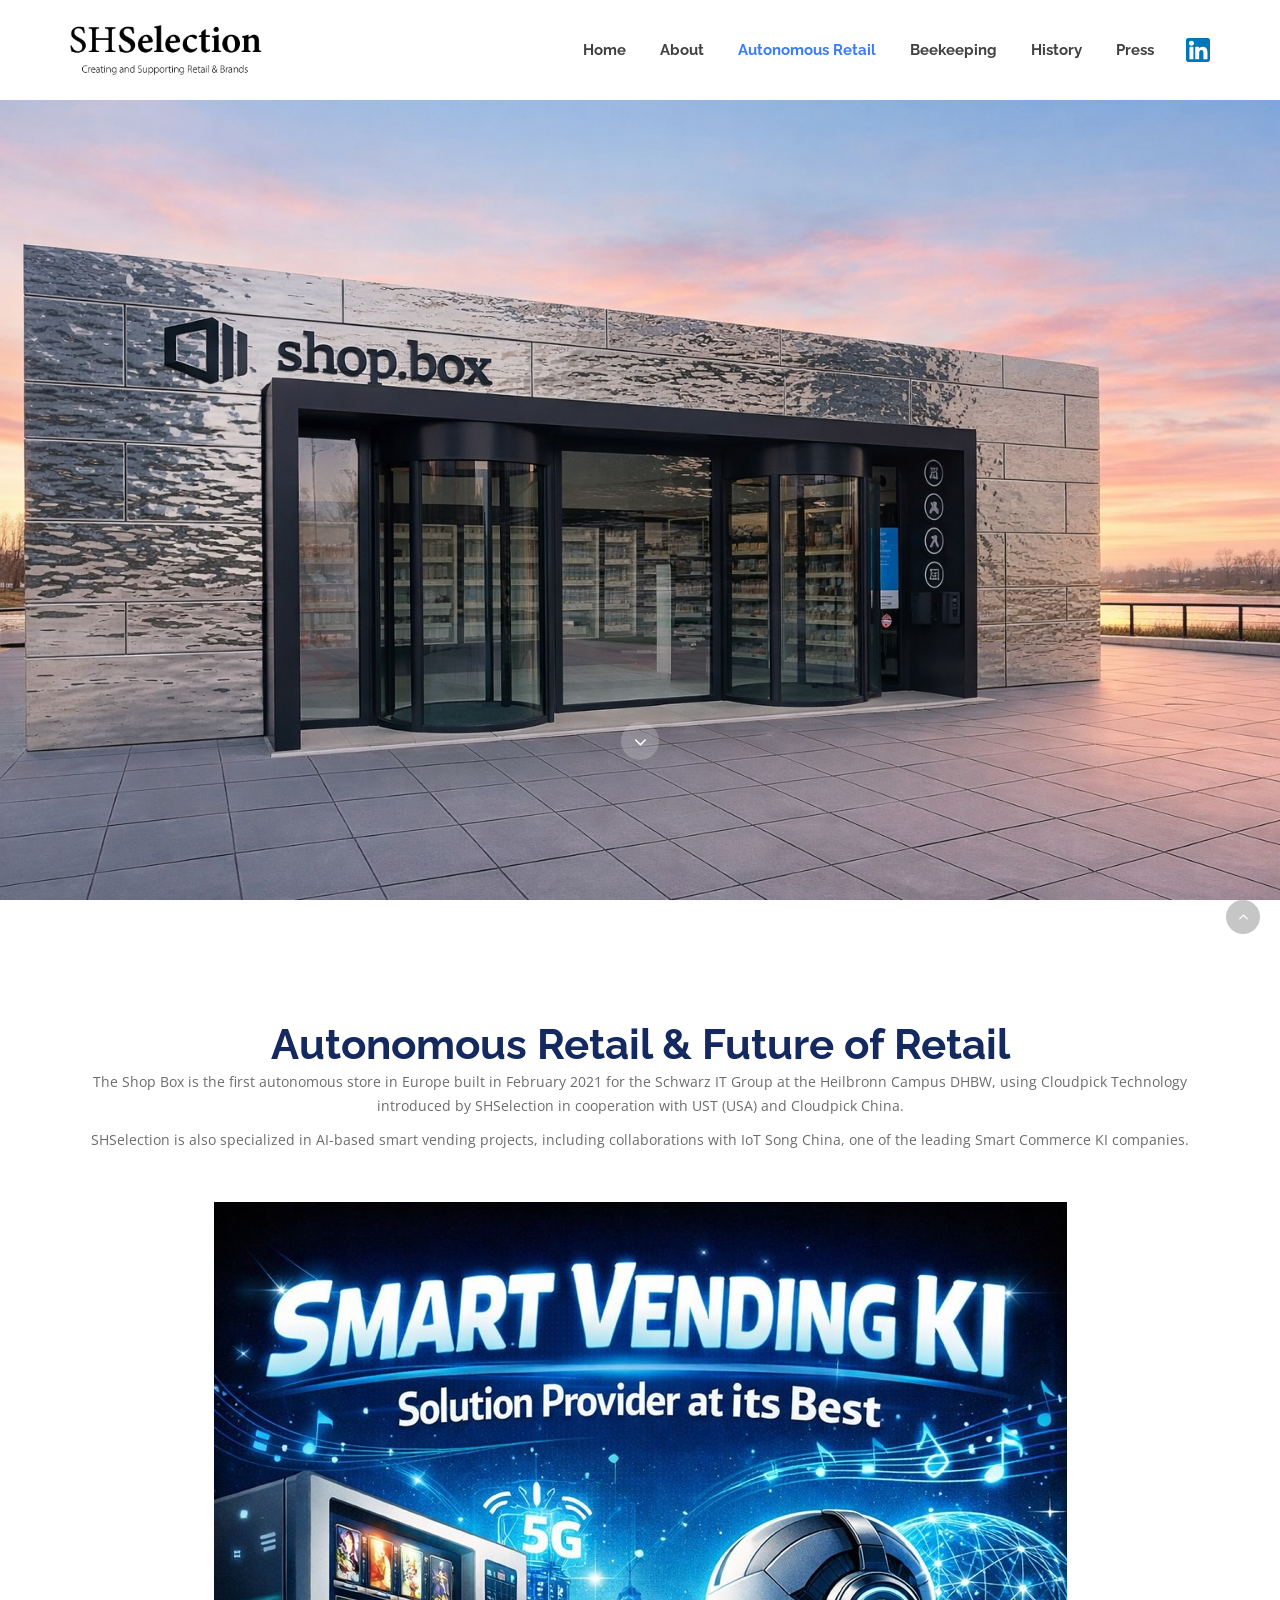
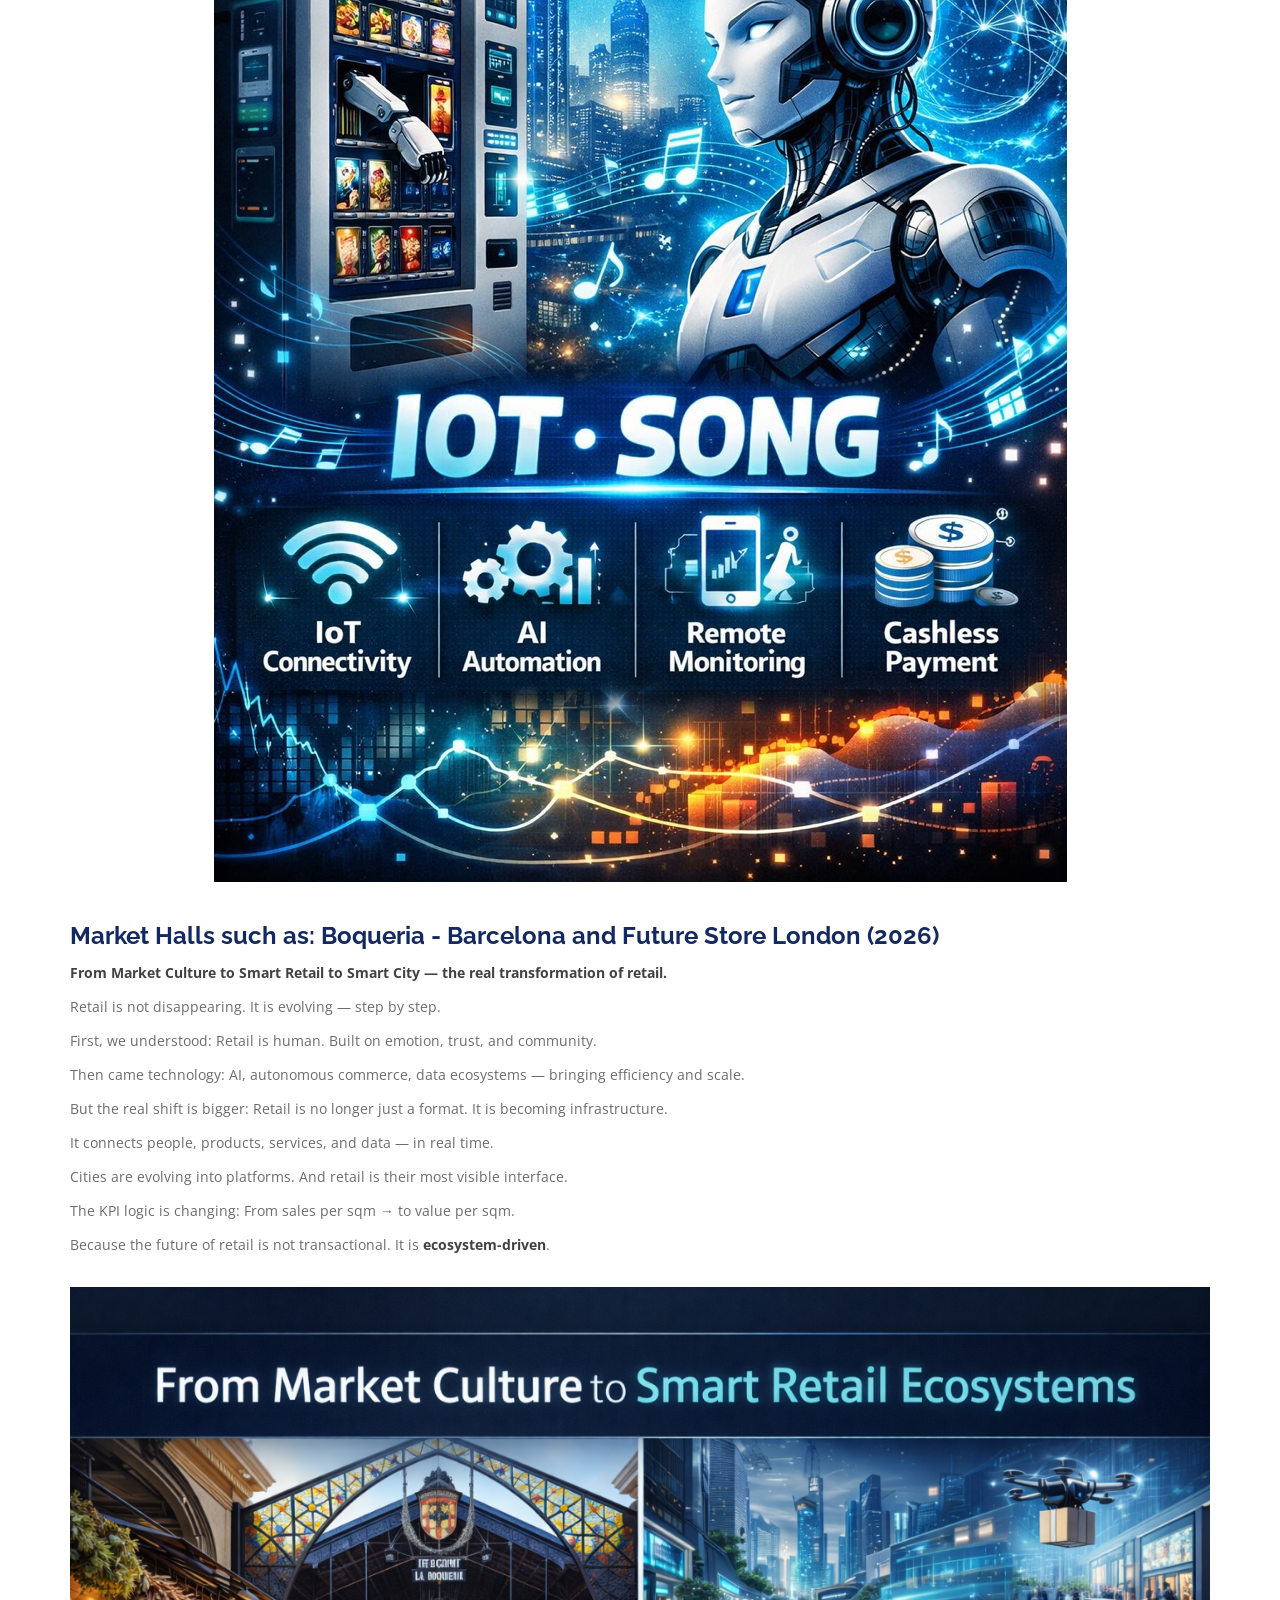
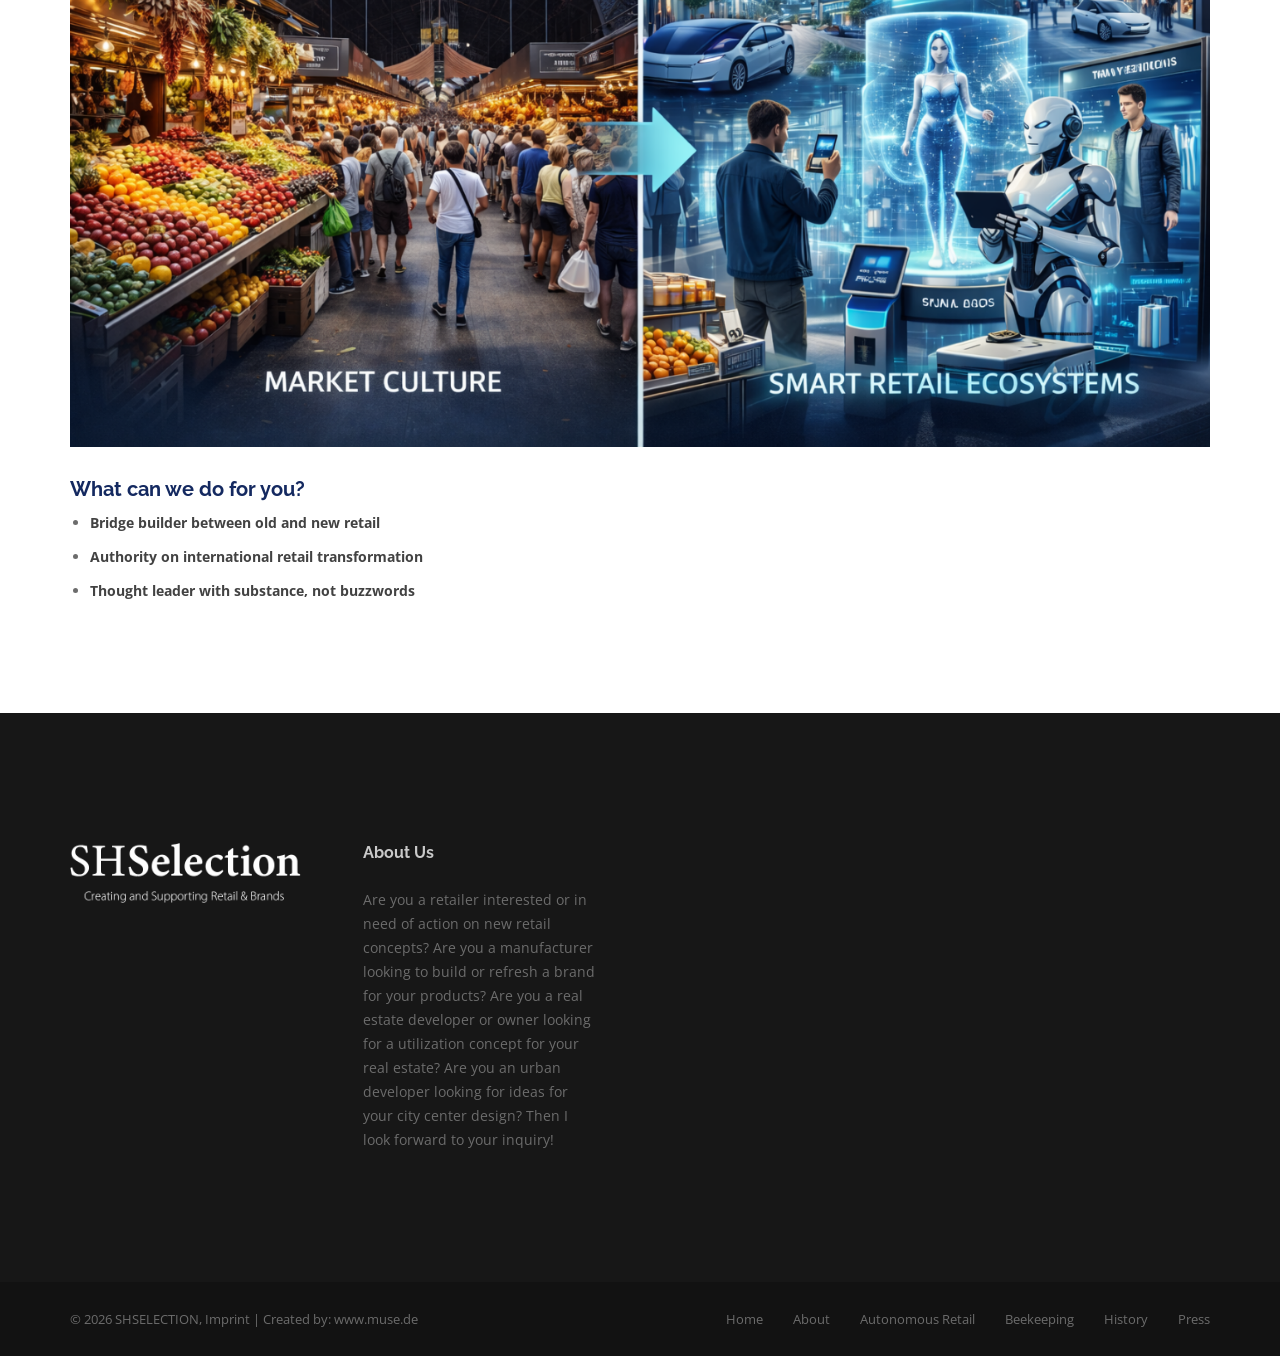
<file: autonomous_retail.html>
<!DOCTYPE html>
<html lang="en">

<head>
    <title>SHSELECTION | Autonomous Retail</title>

    <meta charset="utf-8">
    <!--[if IE]><meta http-equiv='X-UA-Compatible' content='IE=edge,chrome=1'><![endif]-->
    <meta name="viewport" content="width=device-width, initial-scale=1, maximum-scale=1">
    <meta name="description" content="">

    <!-- Google Fonts -->
    <link href='https://fonts.googleapis.com/css?family=Raleway:400,600,700%7COpen+Sans:400,400i,700%7CNoto+Serif:400i'
        rel='stylesheet'>

    <!-- Css -->
    <link rel="stylesheet" href="css/bootstrap.min.css" />
    <link rel="stylesheet" href="css/magnific-popup.css" />
    <link rel="stylesheet" href="revolution/css/settings.css" />
    <link rel="stylesheet" href="css/font-icons.css" />
    <link rel="stylesheet" type="text/css" href="css/aos.css">
    <link rel="stylesheet" href="css/rev-slider.css" />
    <link rel="stylesheet" href="css/sliders.css" />
    <link rel="stylesheet" href="css/style.css" />
    <link rel="stylesheet" href="css/colors/blue.css" />

    <!-- Favicons -->
    <link rel="shortcut icon" href="img/favicon.ico">
    <link rel="apple-touch-icon" href="img/apple-touch-icon.png">
    <link rel="apple-touch-icon" sizes="72x72" href="img/apple-touch-icon-72x72.png">
    <link rel="apple-touch-icon" sizes="114x114" href="img/apple-touch-icon-114x114.png">

</head>

<body class="relative raleway grid-1440">

    <!-- Preloader -->
    <div class="loader-mask">
        <div class="loader">
            <div></div>
            <div></div>
        </div>
    </div>


    <main class="main-wrapper">

        <header class="nav-type-3">
            <nav class="navbar navbar-static-top">
                <div class="navigation" id="sticky-nav">
                    <div class="container relative">

                        <div class="row">

                            <div class="navbar-header">
                                <!-- Logo -->
                                <div class="logo-container">
                                    <div class="logo-wrap">
                                        <a href="index.html">
                                            <img class="logo-dark" src="img/logo.png" alt="logo">
                                        </a>
                                    </div>
                                </div>
                                <button type="button" class="navbar-toggle" data-toggle="collapse"
                                    data-target="#navbar-collapse">
                                    <span class="sr-only">Toggle navigation</span>
                                    <span class="icon-bar"></span>
                                    <span class="icon-bar"></span>
                                    <span class="icon-bar"></span>
                                </button>
                            </div> <!-- end navbar-header -->

                            <div class="nav-wrap right">
                                <div class="collapse navbar-collapse text-center" id="navbar-collapse">
                                    <ul class="nav navbar-nav navbar-right">
                                        <li>
                                            <a href="index.html">Home</a>
                                        </li>
                                        <li>
                                            <a href="about.html">About</a>
                                        </li>
                                        <li class="active">
                                            <a href="autonomous_retail.html">Autonomous Retail</a>
                                        </li>
                                        <li>
                                            <a href="beekeeping.html">Beekeeping</a>
                                        </li>
                                        <li>
                                            <a href="history.html">History</a>
                                        </li>
                                        <li>
                                            <a href="press.html">Press</a>
                                        </li>
                                        <!-- Nav right -->
                                        <li class="nav-right hidden-sm hidden-xs">
                                            <ul>
                                                <li>
                                                    <a href="https://www.linkedin.com/in/wjsh/" target="_blank"
                                                        class="header_icon">
                                                        <img src="img/linkedin_icon.svg" alt="#">
                                                    </a>
                                                </li>
                                            </ul>
                                        </li>

                                    </ul> <!-- end menu -->
                                </div> <!-- end collapse -->
                            </div> <!-- end col -->

                        </div> <!-- end row -->
                    </div> <!-- end container -->
                </div> <!-- end navigation -->
            </nav> <!-- end navbar -->
        </header>

        <div class="content-wrapper oh automonous_retail_wrapper">


            <section class="custome_banner automonous_retail_banner">
                <div class="container">
                    <div class="custome_banner_inner">
                        <div class="custome_banner_content animated-queue d-none">
                            <h2>Press</h2>
                            <p>Always focusing on innovations, trends and current topics. Here you can find articles and
                                contributions from SH Selection in German.</p>
                        </div>
                    </div>

                    <div class="local-scroll">
                        <a href="#promo_sec" class="scroll-down  bottom-140">
                            <i class="fa fa-angle-down"></i>
                        </a>
                    </div>
                </div>
            </section>
            <section class="section-wrap nopadding d-none" data-aos="fade-up">
                <div class="container-fluid nopadding">
                    <div id="photography-slider" class="flickity-slider-wrap" data-autoplay="false" data-arrows="true"
                        data-slidedots="false">
                        <!-- <img src="img/autonomous_img4.jpeg" alt="#"> -->

                        <img src="img/autonomous_img2.jpeg" alt="#">
                        <!-- <img src="img/autonomous_img1.jpeg" alt="#"> -->
                        <img src="img/autonomous_img3.jpeg" alt="#">


                        <!-- <img src="img/autonomous_img5.jpeg" alt="#"> -->
                    </div> <!-- end slider -->

                </div>
            </section> <!-- end portfolio slider -->

            <!-- Promo -->
            <section class="section-wrap promo_sec pb-0" id="promo_sec">
                <div class="container">
                    <div class="promo_sec_header text-center">
                        <h2 class="heading large" data-aos="fade-up">Autonomous Retail & Future of Retail</h2>
                        <p data-aos="fade-up">The Shop Box is the first autonomous store in Europe
                            built in February 2021 for the Schwarz IT Group at the Heilbronn Campus DHBW, using
                            Cloudpick Technology introduced by SHSelection in cooperation with UST (USA) and Cloudpick
                            China.
                        </p>
                        <p data-aos="fade-up">SHSelection is also specialized in AI-based smart vending projects,
                            including collaborations
                            with IoT Song China, one of the leading Smart Commerce KI companies.</p>
                    </div>

                    <div class="text-center animated-bottom promo_sec_img d-none">
                        <img src="img/autonomous_img5.jpeg" alt="$" data-aos="fade-up">
                    </div>
                </div>
            </section> <!-- end promo -->


            <!-- Promo -->
            <section class="section-wrap promo_sec future_retail_sec pb-1">
                <div class="container">
                    <div class="promo_sec_header text-center d-none">
                        <h2 class="heading large" data-aos="fade-up">Smart Retail and Smart
                            Cities</h2>
                        <p data-aos="fade-up">The Shop Box is the first autonomous store in Europe
                            built in February 2021 for the Schwarz IT Group at the Heilbronn Campus DHBW, using
                            Cloudpick Technology introduced by SHSelection in cooperation with UST (USA) and Cloudpick
                            China. SHSelection is also specialized in AI-based smart vending projects, including
                            collaborations
                            with IoT Song China.
                        </p>
                    </div>

                    <div class="text-center future_retail_img">
                        <img src="img/future_retail_img2.jpeg" alt="$" data-aos="fade-up">
                    </div>

                    <div class="future_retail_sec_detail">
                        <h3 data-aos="fade-up">Market Halls such as: Boqueria - Barcelona and Future Store London (2026)
                        </h3>

                        <p data-aos="fade-up"><strong>From Market Culture to Smart Retail to Smart City — the real
                                transformation of
                                retail.</strong></p>

                        <p data-aos="fade-up">Retail is not disappearing. It is evolving — step by step.</p>

                        <p data-aos="fade-up">First, we understood: Retail is human. Built on emotion, trust, and
                            community.</p>

                        <p data-aos="fade-up">Then came technology: AI, autonomous commerce, data ecosystems — bringing
                            efficiency and scale.</p>

                        <p data-aos="fade-up">But the real shift is bigger: Retail is no longer just a format. It is
                            becoming infrastructure.</p>

                        <p data-aos="fade-up">It connects people, products, services, and data — in real time.</p>

                        <p data-aos="fade-up">Cities are evolving into platforms. And retail is their most visible
                            interface.</p>

                        <p data-aos="fade-up">The KPI logic is changing: From sales per sqm → to value per sqm.</p>

                        <p data-aos="fade-up">Because the future of retail is not transactional. It is
                            <strong>ecosystem-driven</strong>.
                        </p>

                        <div class="text-center future_retail_img pt-20 pb-20">
                            <img src="img/future_retail_sec.png" alt="#" data-aos="fade-up">
                        </div>

                        <div class="can_we_do_detail">
                            <h4 data-aos="fade-up">What can we do for you?</h4>
                            <ul>
                                <li data-aos="fade-up">
                                    <p><strong>Bridge builder between old and new retail</strong></p>
                                </li>
                                <li data-aos="fade-up">
                                    <p><strong>Authority on international retail transformation</strong></p>
                                </li>
                                <li data-aos="fade-up">
                                    <p><strong>Thought leader with substance, not buzzwords</strong></p>
                                </li>
                            </ul>
                        </div>


                    </div>
                </div>
            </section> <!-- end promo -->




            <section class="section-wrap vip-personal-section pt-10 d-none">
                <div class="container">
                    <div class="col-lg-12 d-flex justify-content-center">
                        <div class="future_retail_content">
                            <!-- <h3 data-aos="fade-up">Retail is shifting from transactions to experiences.</h3> -->

                            <div class="retail_text_wrapper d-none">
                                <div class="row">
                                    <div class="col-lg-6 mb-4 w-100">
                                        <div class="retail_text">
                                            <h4 class="mt-4" data-aos="fade-up">Key shifts:</h4>
                                            <ul class="vip-list">
                                                <li data-aos="fade-up">
                                                    <p>Curated stores replace mass assortments</p>
                                                </li>
                                                <li data-aos="fade-up">
                                                    <p>Community over consumption</p>
                                                </li>
                                                <li data-aos="fade-up">
                                                    <p>Storytelling over product display</p>
                                                </li>
                                                <li data-aos="fade-up">
                                                    <p>Retail as entertainment and experience</p>
                                                </li>
                                                <li data-aos="fade-up">
                                                    <p>Constant change through pop-ups</p>
                                                </li>
                                                <li data-aos="fade-up">
                                                    <p>Sustainability as baseline</p>
                                                </li>
                                                <li data-aos="fade-up">
                                                    <p>Human service at eye level</p>
                                                </li>
                                            </ul>
                                        </div>
                                    </div>
                                    <div class="col-lg-6 mb-4 w-100">
                                        <div class="retail_text">
                                            <h4 class="mt-4" data-aos="fade-up">What changes:</h4>
                                            <ul class="vip-list">
                                                <li data-aos="fade-up">
                                                    <p>The product is no longer central.</p>
                                                </li>
                                                <li data-aos="fade-up">
                                                    <p>The experience is.</p>
                                                </li>
                                                <li data-aos="fade-up">
                                                    <p>Retail becomes service, showroom, and execution layer.</p>
                                                </li>
                                                <li data-aos="fade-up">
                                                    <p>Online and offline merge into one system.</p>
                                                </li>
                                                <li data-aos="fade-up">
                                                    <p>Low-price mass retail loses relevance.</p>
                                                </li>
                                            </ul>
                                        </div>
                                    </div>
                                </div>
                                <div class="row">
                                    <div class="col-lg-6 mb-4 w-100">
                                        <div class="retail_text">
                                            <h4 class="mt-4" data-aos="fade-up">Generation Alpha:</h4>

                                            <ul class="vip-list">
                                                <li data-aos="fade-up">
                                                    <p>Digital-native</p>
                                                </li>
                                                <li data-aos="fade-up">
                                                    <p>Highly connected</p>
                                                </li>
                                                <li data-aos="fade-up">
                                                    <p>Culturally diverse</p>
                                                </li>
                                                <li data-aos="fade-up">
                                                    <p>Influences purchasing decisions early</p>
                                                </li>
                                            </ul>
                                        </div>
                                    </div>
                                    <div class="col-lg-6 mb-4 w-100">
                                        <div class="retail_text">
                                            <h4 class="mt-4" data-aos="fade-up">Conclusion:</h4>
                                            <ul class="vip-list">
                                                <li data-aos="fade-up">
                                                    <p>
                                                        Retail must move from selling products
                                                        to enabling experience, belonging, and execution.
                                                    </p>
                                                </li>
                                                <li data-aos="fade-up">
                                                    <p>
                                                        The future is not more stores.
                                                        The future is better ones.
                                                    </p>
                                                </li>
                                            </ul>
                                        </div>
                                    </div>
                                </div>
                            </div>

                            <div class="section-wrap pb-40">
                                <div class="container">
                                    <div class="big_img_wrapper" data-aos="fade-up">
                                        <img src="img/img_with_text.jpeg" alt="#">
                                    </div>
                                </div>
                            </div>

                            <div class="download_btn_wrapper d-flex justify-content-center" data-aos="fade-up">
                                <a href="pdfs/001_Cover.pdf" target="_blank" class="btn btn-md btn-stroke rounded">
                                    <span>Download</span>
                                </a>
                            </div>
                        </div>
                    </div>
                </div>
            </section>

            <!-- Footer Type-4 -->
            <footer class="footer footer-type-4 bg-dark">
                <div class="container">
                    <div class="footer-widgets pb-mdm-20">
                        <div class="row">

                            <div class="col-md-3 col-sm-6 col-xs-12">
                                <div class="widget footer-logo" data-aos="fade-up">
                                    <img src="img/footer_logo.png" alt="">
                                </div>
                            </div> <!-- end about us -->

                            <div class="col-md-3 col-sm-6 col-xs-12">
                                <div class="widget footer-about-us">
                                    <h5 class="widget-title" data-aos="fade-up">About Us</h5>
                                    <p class="mb-0" data-aos="fade-up">Are you a retailer interested or in need of
                                        action on new retail concepts? Are you a
                                        manufacturer looking to build or refresh a brand for your products? Are you a
                                        real estate developer
                                        or owner looking for a utilization concept for your real estate? Are you an
                                        urban developer looking
                                        for ideas for your city center design?

                                        Then I look forward to your inquiry!</p>
                                </div>
                            </div> <!-- end about us -->


                        </div>
                    </div>
                </div> <!-- end container -->

                <div class="bottom-footer">
                    <div class="container">
                        <div class="row">

                            <div class="col-sm-4 copyright sm-text-center">
                                <span>
                                    &copy; 2026 SHSELECTION,
                                    <a href="imprint.html" target="_blank">Imprint</a> |
                                    Created by: <a href="https://www.muse.de/" target="_blank">www.muse.de</a>
                                </span>
                            </div>

                            <div class="col-sm-8">
                                <ul class="bottom-footer-links text-right sm-text-center">
                                    <li><a href="index.html">Home</a></li>
                                    <li><a href="about.html">About</a></li>
                                    <li><a href="autonomous_retail.html">Autonomous Retail</a></li>
                                    <li><a href="beekeeping.html">Beekeeping</a></li>
                                    <li><a href="history.html">History</a></li>
                                    <li><a href="press.html">Press</a></li>
                                </ul>
                            </div>

                        </div>
                    </div>
                </div> <!-- end bottom footer -->
            </footer> <!-- end footer -->


            <div id="back-to-top">
                <a href="#top"><i class="fa fa-angle-up"></i></a>
            </div>

        </div> <!-- end content wrapper -->
    </main> <!-- end main wrapper -->

    <!-- jQuery Scripts -->
    <script type="text/javascript" src="js/jquery.min.js"></script>
    <script type="text/javascript" src="js/bootstrap.min.js"></script>
    <script type="text/javascript" src="js/aos.js"></script>
    <script type="text/javascript" src="js/plugins.js"></script>
    <script type="text/javascript" src="revolution/js/jquery.themepunch.tools.min.js"></script>
    <script type="text/javascript" src="revolution/js/jquery.themepunch.revolution.min.js"></script>
    <script type="text/javascript" src="js/rev-slider.js"></script>
    <script type="text/javascript" src="js/scripts.js"></script>


    <script type="text/javascript" src="revolution/js/extensions/revolution.extension.video.min.js"></script>
    <script type="text/javascript" src="revolution/js/extensions/revolution.extension.carousel.min.js"></script>
    <script type="text/javascript" src="revolution/js/extensions/revolution.extension.slideanims.min.js"></script>
    <script type="text/javascript" src="revolution/js/extensions/revolution.extension.actions.min.js"></script>
    <script type="text/javascript" src="revolution/js/extensions/revolution.extension.layeranimation.min.js"></script>
    <script type="text/javascript" src="revolution/js/extensions/revolution.extension.kenburn.min.js"></script>
    <script type="text/javascript" src="revolution/js/extensions/revolution.extension.navigation.min.js"></script>
    <script type="text/javascript" src="revolution/js/extensions/revolution.extension.migration.min.js"></script>
    <script type="text/javascript" src="revolution/js/extensions/revolution.extension.parallax.min.js"></script>


</body>

</html>
</file>
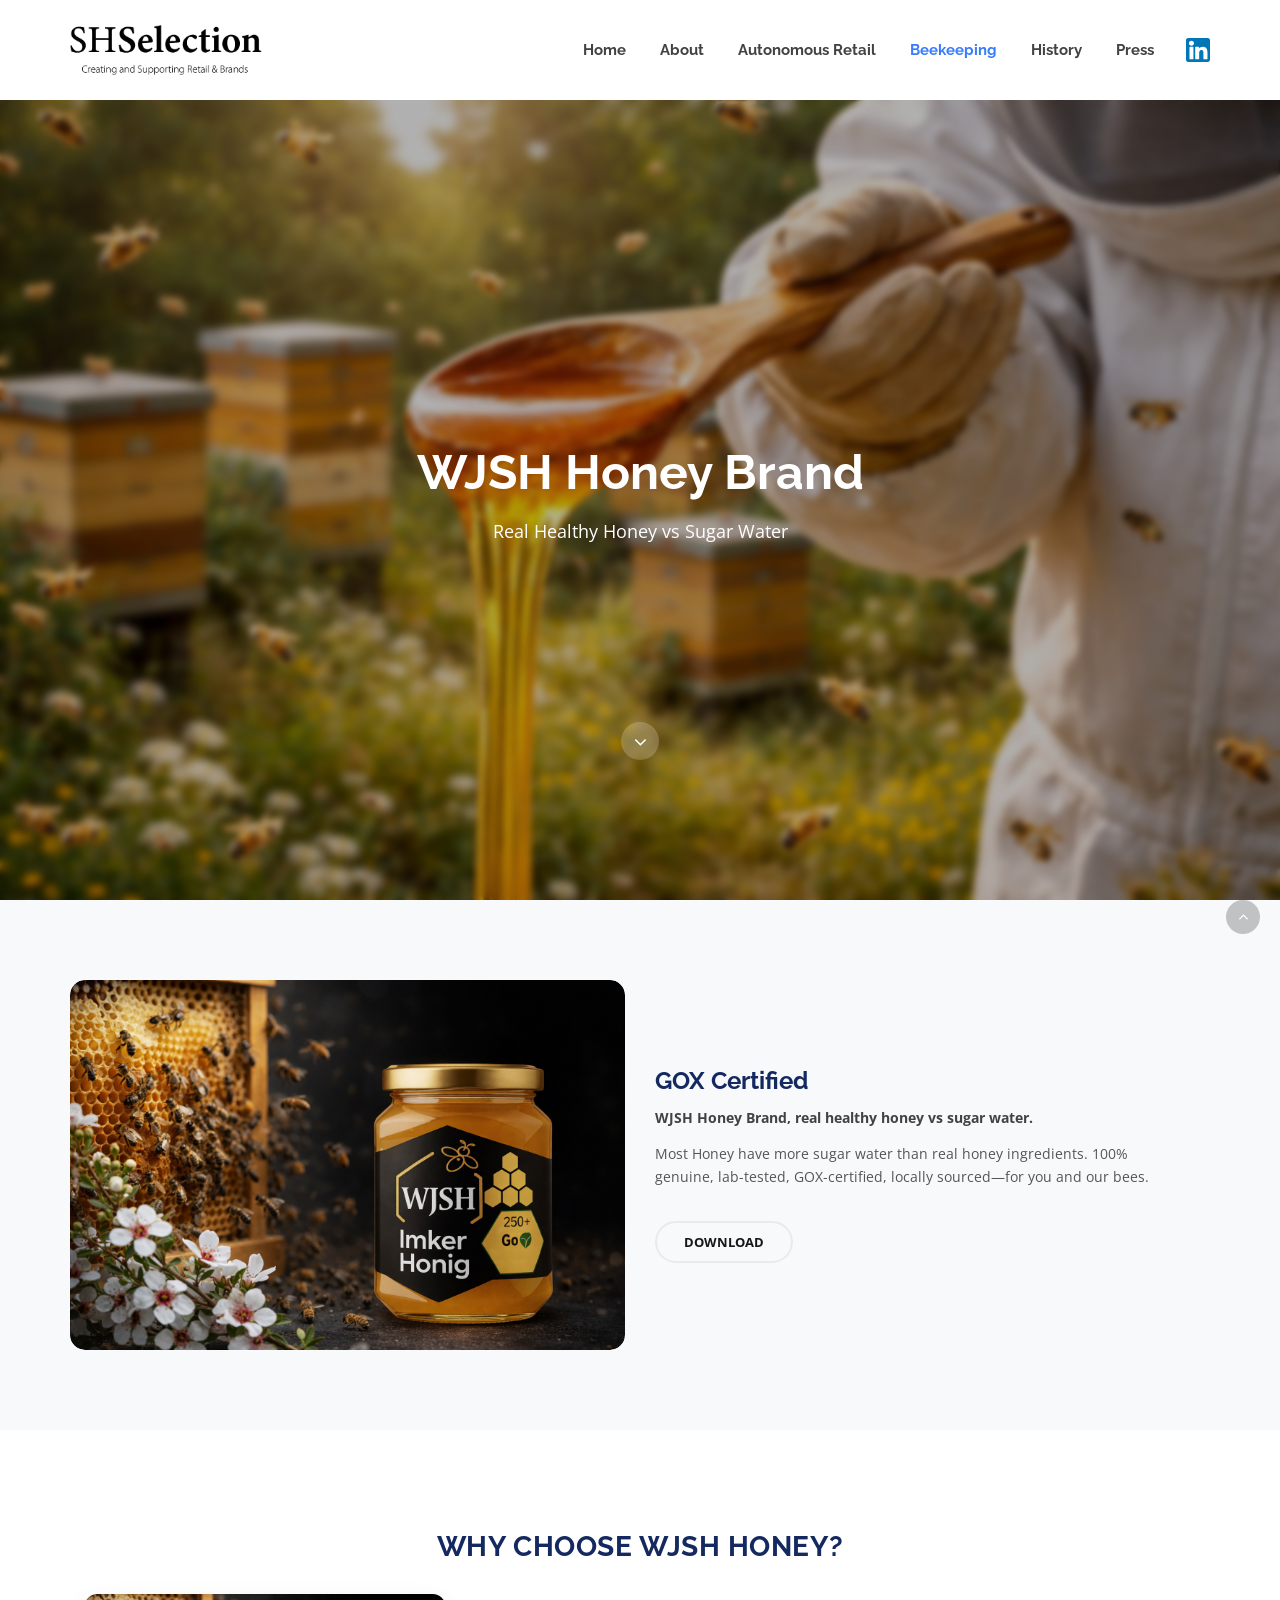
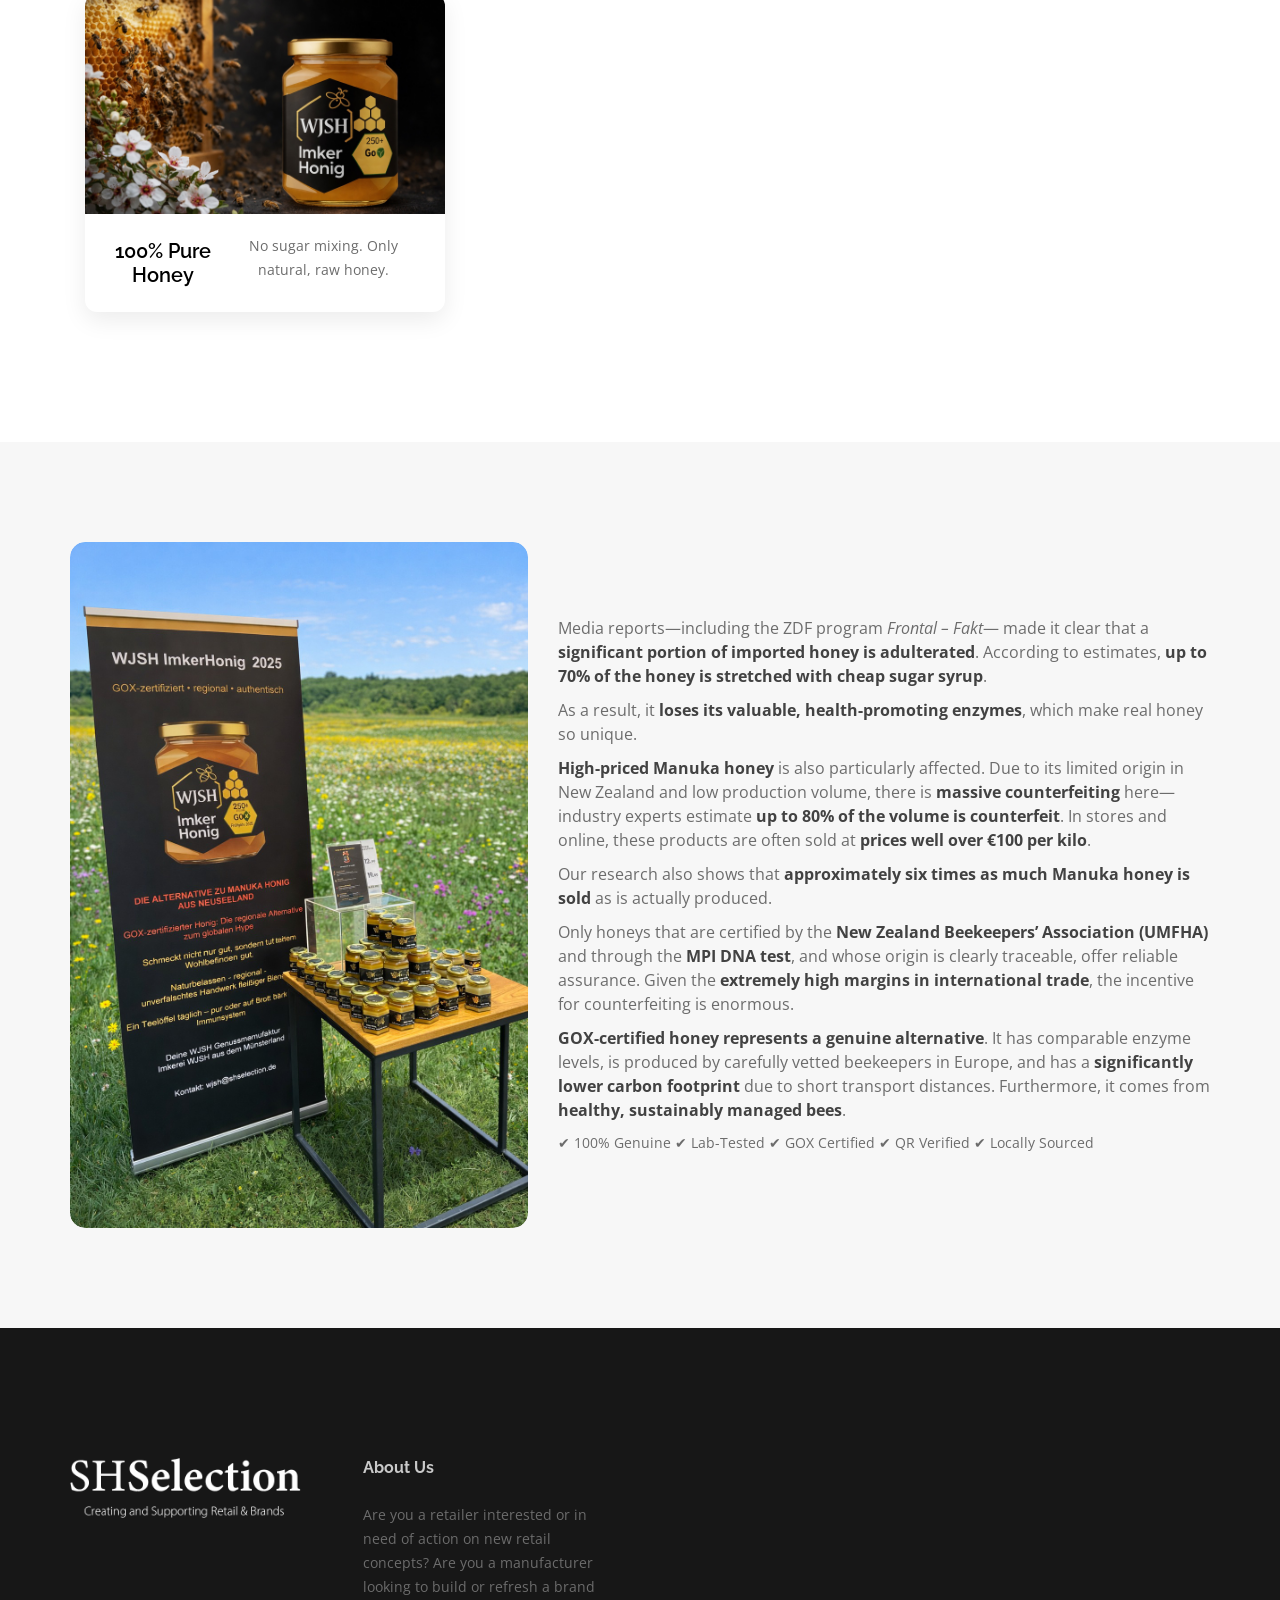
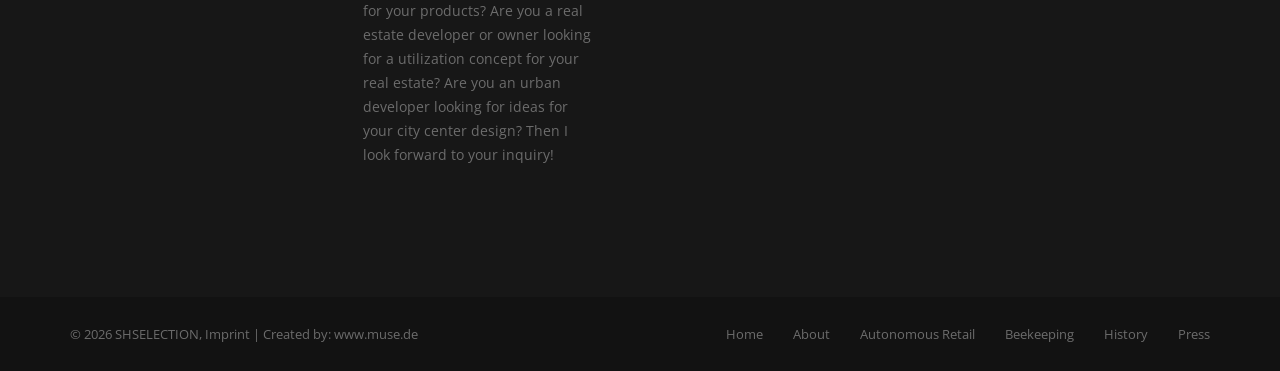
<file: beekeeping.html>
<!DOCTYPE html>
<html lang="en">

<head>
    <title>SHSELECTION | Autonomous Retail</title>

    <meta charset="utf-8">
    <!--[if IE]><meta http-equiv='X-UA-Compatible' content='IE=edge,chrome=1'><![endif]-->
    <meta name="viewport" content="width=device-width, initial-scale=1, maximum-scale=1">
    <meta name="description" content="">

    <!-- Google Fonts -->
    <link href='https://fonts.googleapis.com/css?family=Raleway:400,600,700%7COpen+Sans:400,400i,700%7CNoto+Serif:400i'
        rel='stylesheet'>

    <!-- Css -->
    <link rel="stylesheet" href="css/bootstrap.min.css" />
    <link rel="stylesheet" href="css/magnific-popup.css" />
    <link rel="stylesheet" href="revolution/css/settings.css" />
    <link rel="stylesheet" href="css/font-icons.css" />
    <link rel="stylesheet" type="text/css" href="css/aos.css">
    <link rel="stylesheet" href="css/rev-slider.css" />
    <link rel="stylesheet" href="css/sliders.css" />
    <link rel="stylesheet" href="css/style.css" />
    <link rel="stylesheet" href="css/colors/blue.css" />

    <!-- Favicons -->
    <link rel="shortcut icon" href="img/favicon.ico">
    <link rel="apple-touch-icon" href="img/apple-touch-icon.png">
    <link rel="apple-touch-icon" sizes="72x72" href="img/apple-touch-icon-72x72.png">
    <link rel="apple-touch-icon" sizes="114x114" href="img/apple-touch-icon-114x114.png">

</head>

<body class="relative raleway grid-1440">

    <!-- Preloader -->
    <div class="loader-mask">
        <div class="loader">
            <div></div>
            <div></div>
        </div>
    </div>


    <main class="main-wrapper">

        <header class="nav-type-3">
            <nav class="navbar navbar-static-top">
                <div class="navigation" id="sticky-nav">
                    <div class="container relative">

                        <div class="row">
                            <div class="navbar-header">
                                <!-- Logo -->
                                <div class="logo-container">
                                    <div class="logo-wrap">
                                        <a href="index.html">
                                            <img class="logo-dark" src="img/logo.png" alt="logo">
                                        </a>
                                    </div>
                                </div>
                                <button type="button" class="navbar-toggle" data-toggle="collapse"
                                    data-target="#navbar-collapse">
                                    <span class="sr-only">Toggle navigation</span>
                                    <span class="icon-bar"></span>
                                    <span class="icon-bar"></span>
                                    <span class="icon-bar"></span>
                                </button>
                            </div> <!-- end navbar-header -->

                            <div class="nav-wrap right">
                                <div class="collapse navbar-collapse text-center" id="navbar-collapse">
                                    <ul class="nav navbar-nav navbar-right">
                                        <li>
                                            <a href="index.html">Home</a>
                                        </li>
                                        <li>
                                            <a href="about.html">About</a>
                                        </li>
                                        <li>
                                            <a href="autonomous_retail.html">Autonomous Retail</a>
                                        </li>
                                        <li class="active">
                                            <a href="beekeeping.html">Beekeeping</a>
                                        </li>
                                        <li>
                                            <a href="history.html">History</a>
                                        </li>
                                        <li>
                                            <a href="press.html">Press</a>
                                        </li>
                                        <!-- Nav right -->
                                        <li class="nav-right hidden-sm hidden-xs">
                                            <ul>
                                                <li>
                                                    <a href="https://www.linkedin.com/in/wjsh/" target="_blank"
                                                        class="header_icon">
                                                        <img src="img/linkedin_icon.svg" alt="#">
                                                    </a>
                                                </li>
                                            </ul>
                                        </li>

                                    </ul> <!-- end menu -->
                                </div> <!-- end collapse -->
                            </div> <!-- end col -->

                        </div> <!-- end row -->
                    </div> <!-- end container -->
                </div> <!-- end navigation -->
            </nav> <!-- end navbar -->
        </header>

        <div class="content-wrapper oh">

            <section class="custome_banner beekeeping_banner">
                <div class="container">
                    <div class="custome_banner_inner">
                        <div class="custome_banner_content">
                            <!-- <span class="badge-custom mb-10">100% Genuine Honey</span> -->
                            <h2 data-aos="fade-up">WJSH Honey Brand</h2>
                            <p data-aos="fade-up">Real Healthy Honey vs Sugar Water</p>
                        </div>
                    </div>

                     <div class="local-scroll">
                        <a href="#artical_sec" class="scroll-down  bottom-140">
                            <i class="fa fa-angle-down"></i>
                        </a>
                    </div>
                </div>
            </section>
            <div class="beekeeping_content">
                <section class="section-wrap vip-section bg-light">
                    <div class="container">
                        <div class="row d-flex align-items-center">

                            <!-- IMAGE -->
                            <div class="col-lg-6">
                                <div class="vip-image" data-aos="fade-up">
                                    <img src="img/beekeeping_img2.jpeg" alt="Honey Jar">
                                </div>
                            </div>

                            <!-- CONTENT -->
                            <div class="col-lg-6">
                                <div class="vip-content">

                                    <!-- <span class="badge-custom mb-20">GOX Certified</span> -->
                                    <h3 data-aos="fade-up">GOX Certified</h3>

                                    <p data-aos="fade-up"><strong>WJSH Honey Brand, real healthy honey vs sugar
                                            water.</strong></p>

                                    <p data-aos="fade-up">
                                        Most Honey have more sugar water than real honey ingredients.
                                        100% genuine, lab-tested, GOX-certified, locally sourced—for you and our bees.
                                    </p>


                                    <div class="download_btn_wrapper" data-aos="fade-up">
                                        <a href="pdfs/Honig oder Zuckerwasser Flyer_A4_v5_clean.pdf" target="_blank"
                                            class="btn btn-md btn-stroke rounded">
                                            <span>Download</span>
                                        </a>
                                    </div>

                                </div>
                            </div>

                        </div>
                    </div>
                </section>



                <section class="section-wrap core_competencies">
                    <div class="container">
                        <div class="core_competencies_inner">
                            <div class="text-center animated-queue">
                                <h2 class="heading uppercase" data-aos="fade-up">Why Choose WJSH Honey?</h2>
                                <!-- <p>articles</p> -->
                            </div>

                            <div class="articles_detail">
                                <div class="container">
                                    <div class="row" data-aos="fade-up">
                                        <!-- Card 1 -->
                                        <div class="col-lg-4 col-md-6 mb-4 animated-queue">
                                            <div class="card_with_img">
                                                <div class="card_img">
                                                    <img src="img/beekeeping_img2.jpeg" alt="#">
                                                </div>
                                                <div class="card_content">
                                                    <h4>100% Pure Honey</h4>
                                                    <p>No sugar mixing. Only natural, raw honey.</p>
                                                </div>
                                            </div>
                                        </div>
                                        <div class="col-lg-4 col-md-6 mb-4 animated-queue">
                                            <div class="card_with_img">
                                                <div class="card_img">
                                                    <img src="img/beekeeping_img4.jpeg" alt="#">
                                                </div>
                                                <div class="card_content">
                                                    <h4>Lab Tested Quality</h4>
                                                    <p>Verified through advanced lab testing.</p>
                                                </div>
                                            </div>
                                        </div>
                                        <div class="col-lg-4 col-md-6 mb-4 animated-queue">
                                            <div class="card_with_img">
                                                <div class="card_img">
                                                    <img src="img/beekeeping_img3.jpeg" alt="#">
                                                </div>
                                                <div class="card_content">
                                                    <h4>Eco Friendly</h4>
                                                    <p>Supporting healthy bees & sustainable farming.</p>
                                                </div>
                                            </div>
                                        </div>
                                    </div>
                                </div>
                            </div>
                        </div>
                    </div>
                </section>

                <section class="section-wrap honey-detail bg-light">
                    <div class="container">
                        <div class="row d-flex align-items-center">

                            <!-- IMAGE (Optimized) -->
                            <div class="col-lg-5" data-aos="fade-right">
                                <div class="vip-image sticky-img">
                                    <img src="img/beekeeping_img3.jpeg" alt="Honey Jar">
                                </div>
                            </div>

                            <!-- TEXT -->
                            <div class="col-lg-7">
                                <div class="detail-box">

                                    <p data-aos="fade-left">
                                        Media reports—including the ZDF program <em>Frontal – Fakt</em>—
                                        made it clear that a <strong>significant portion of imported honey is
                                            adulterated</strong>.
                                        According to estimates, <strong>up to 70% of the honey is stretched with cheap
                                            sugar syrup</strong>.
                                    </p>

                                    <p data-aos="fade-left">
                                        As a result, it <strong>loses its valuable, health-promoting enzymes</strong>,
                                        which make real honey so unique.
                                    </p>

                                    <p data-aos="fade-left">
                                        <strong>High-priced Manuka honey</strong> is also particularly affected.
                                        Due to its limited origin in New Zealand and low production volume,
                                        there is <strong>massive counterfeiting</strong> here—
                                        industry experts estimate <strong>up to 80% of the volume is
                                            counterfeit</strong>.
                                        In stores and online, these products are often sold at
                                        <strong>prices well over €100 per kilo</strong>.
                                    </p>

                                    <p data-aos="fade-left">
                                        Our research also shows that <strong>approximately six times as much Manuka
                                            honey is sold</strong>
                                        as is actually produced.
                                    </p>

                                    <p data-aos="fade-left">
                                        Only honeys that are certified by the
                                        <strong>New Zealand Beekeepers’ Association (UMFHA)</strong>
                                        and through the <strong>MPI DNA test</strong>, and whose origin is clearly
                                        traceable,
                                        offer reliable assurance. Given the <strong>extremely high margins in
                                            international trade</strong>,
                                        the incentive for counterfeiting is enormous.
                                    </p>

                                    <p data-aos="fade-left">
                                        <strong>GOX-certified honey represents a genuine alternative</strong>.
                                        It has comparable enzyme levels, is produced by carefully vetted beekeepers in
                                        Europe,
                                        and has a <strong>significantly lower carbon footprint</strong> due to short
                                        transport distances.
                                        Furthermore, it comes from <strong>healthy, sustainably managed bees</strong>.
                                    </p>

                                    <!-- CERTIFICATIONS -->
                                    <div class="certifications mt-4" data-aos="fade-left">
                                        <span>✔ 100% Genuine</span>
                                        <span>✔ Lab-Tested</span>
                                        <span>✔ GOX Certified</span>
                                        <span>✔ QR Verified</span>
                                        <span>✔ Locally Sourced</span>
                                    </div>
                                </div>
                            </div>
                        </div>
                    </div>
                </section>
            </div>




           <!-- Footer Type-4 -->
            <footer class="footer footer-type-4 bg-dark">
                <div class="container">
                    <div class="footer-widgets pb-mdm-20">
                        <div class="row">

                            <div class="col-md-3 col-sm-6 col-xs-12">
                                <div class="widget footer-logo" data-aos="fade-up">
                                    <img src="img/footer_logo.png" alt="">
                                </div>
                            </div> <!-- end about us -->

                            <div class="col-md-3 col-sm-6 col-xs-12">
                                <div class="widget footer-about-us">
                                    <h5 class="widget-title" data-aos="fade-up">About Us</h5>
                                    <p class="mb-0" data-aos="fade-up">Are you a retailer interested or in need of
                                        action on new retail concepts? Are you a
                                        manufacturer looking to build or refresh a brand for your products? Are you a
                                        real estate developer
                                        or owner looking for a utilization concept for your real estate? Are you an
                                        urban developer looking
                                        for ideas for your city center design?

                                        Then I look forward to your inquiry!</p>
                                </div>
                            </div> <!-- end about us -->


                        </div>
                    </div>
                </div> <!-- end container -->

                <div class="bottom-footer">
                    <div class="container">
                        <div class="row">

                            <div class="col-sm-4 copyright sm-text-center">
                                <span>
                                    &copy; 2026 SHSELECTION,
                                    <a href="imprint.html" target="_blank">Imprint</a> |
                                    Created by: <a href="https://www.muse.de/" target="_blank">www.muse.de</a>
                                </span>
                            </div>

                            <div class="col-sm-8">
                                <ul class="bottom-footer-links text-right sm-text-center">
                                    <li><a href="index.html">Home</a></li>
                                    <li><a href="about.html">About</a></li>
                                    <li><a href="autonomous_retail.html">Autonomous Retail</a></li>
                                    <li><a href="beekeeping.html">Beekeeping</a></li>
                                    <li><a href="history.html">History</a></li>
                                    <li><a href="press.html">Press</a></li>
                                </ul>
                            </div>

                        </div>
                    </div>
                </div> <!-- end bottom footer -->
            </footer> <!-- end footer -->

            <div id="back-to-top">
                <a href="#top"><i class="fa fa-angle-up"></i></a>
            </div>

        </div> <!-- end content wrapper -->
    </main> <!-- end main wrapper -->

    <!-- jQuery Scripts -->
    <script type="text/javascript" src="js/jquery.min.js"></script>
    <script type="text/javascript" src="js/bootstrap.min.js"></script>
    <script type="text/javascript" src="js/aos.js"></script>
    <script type="text/javascript" src="js/plugins.js"></script>
    <script type="text/javascript" src="revolution/js/jquery.themepunch.tools.min.js"></script>
    <script type="text/javascript" src="revolution/js/jquery.themepunch.revolution.min.js"></script>
    <script type="text/javascript" src="js/rev-slider.js"></script>
    <script type="text/javascript" src="js/scripts.js"></script>


    <script type="text/javascript" src="revolution/js/extensions/revolution.extension.video.min.js"></script>
    <script type="text/javascript" src="revolution/js/extensions/revolution.extension.carousel.min.js"></script>
    <script type="text/javascript" src="revolution/js/extensions/revolution.extension.slideanims.min.js"></script>
    <script type="text/javascript" src="revolution/js/extensions/revolution.extension.actions.min.js"></script>
    <script type="text/javascript" src="revolution/js/extensions/revolution.extension.layeranimation.min.js"></script>
    <script type="text/javascript" src="revolution/js/extensions/revolution.extension.kenburn.min.js"></script>
    <script type="text/javascript" src="revolution/js/extensions/revolution.extension.navigation.min.js"></script>
    <script type="text/javascript" src="revolution/js/extensions/revolution.extension.migration.min.js"></script>
    <script type="text/javascript" src="revolution/js/extensions/revolution.extension.parallax.min.js"></script>


</body>

</html>
</file>
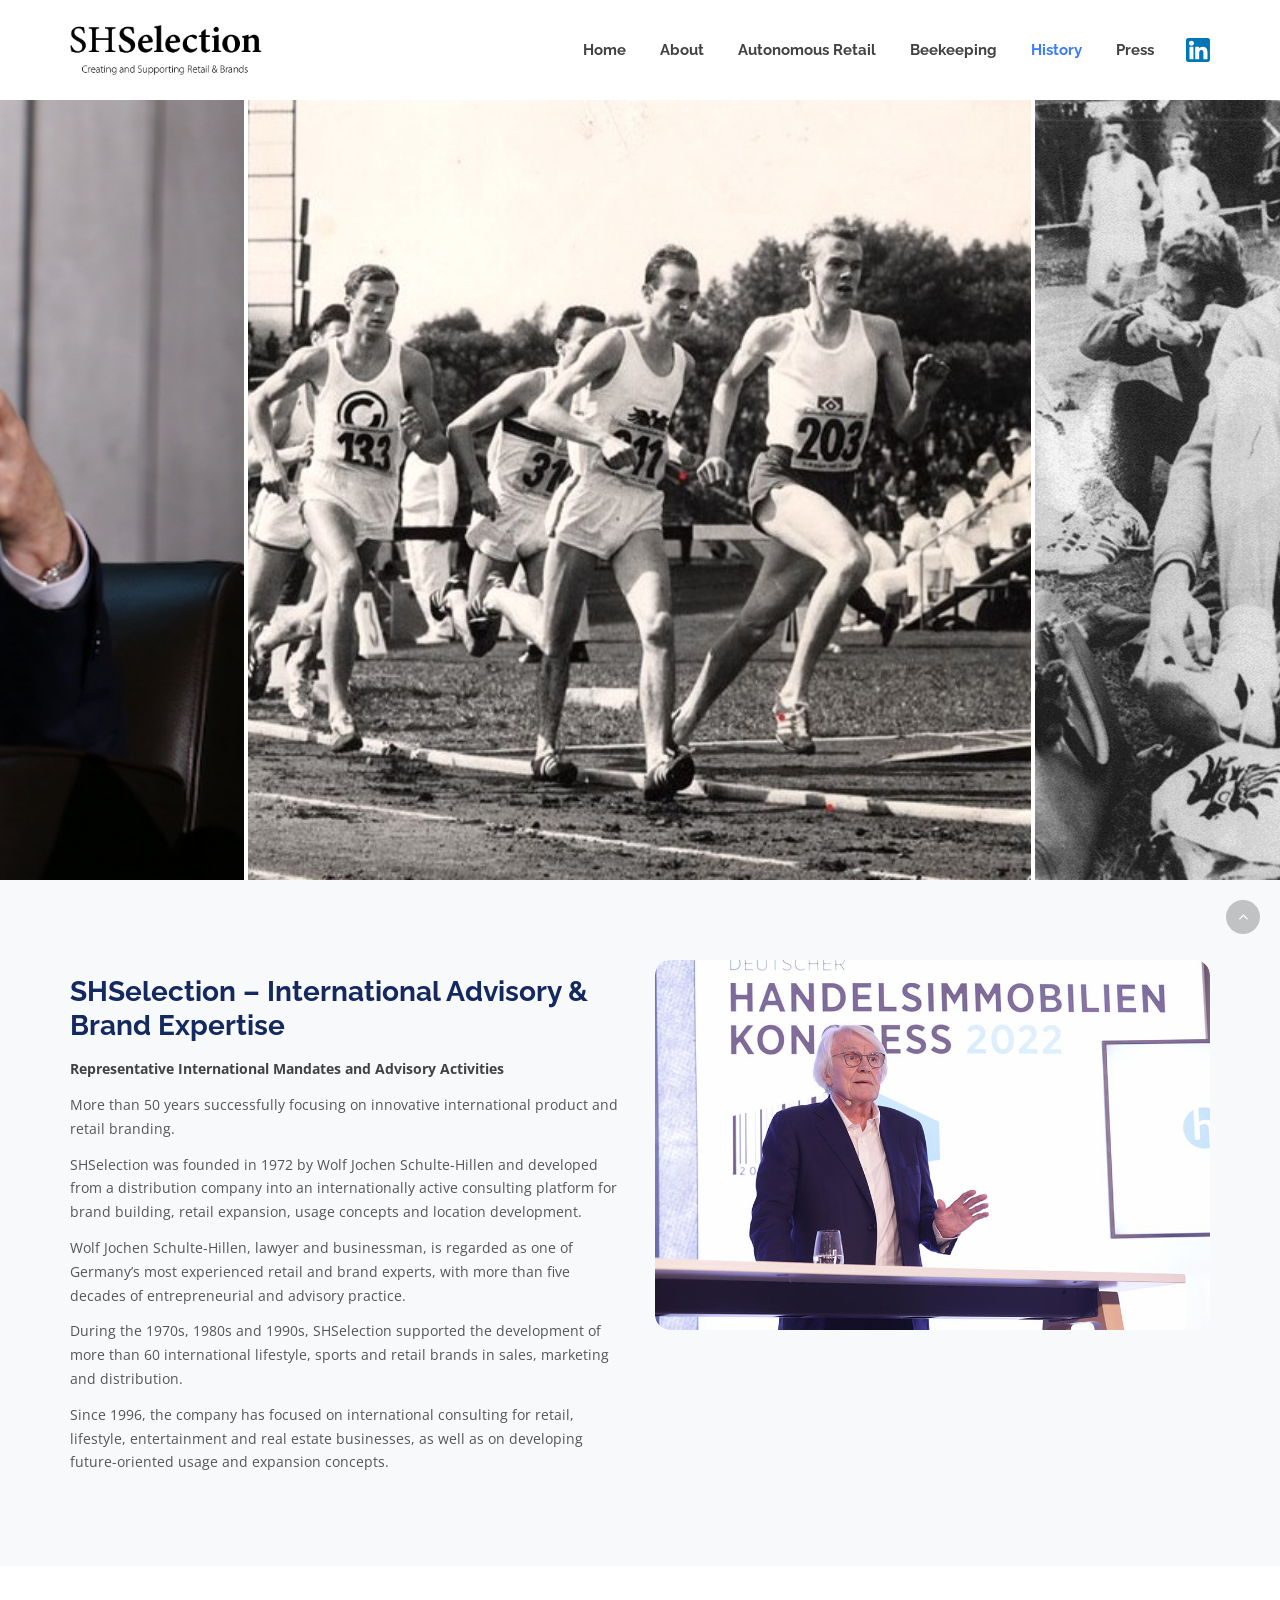
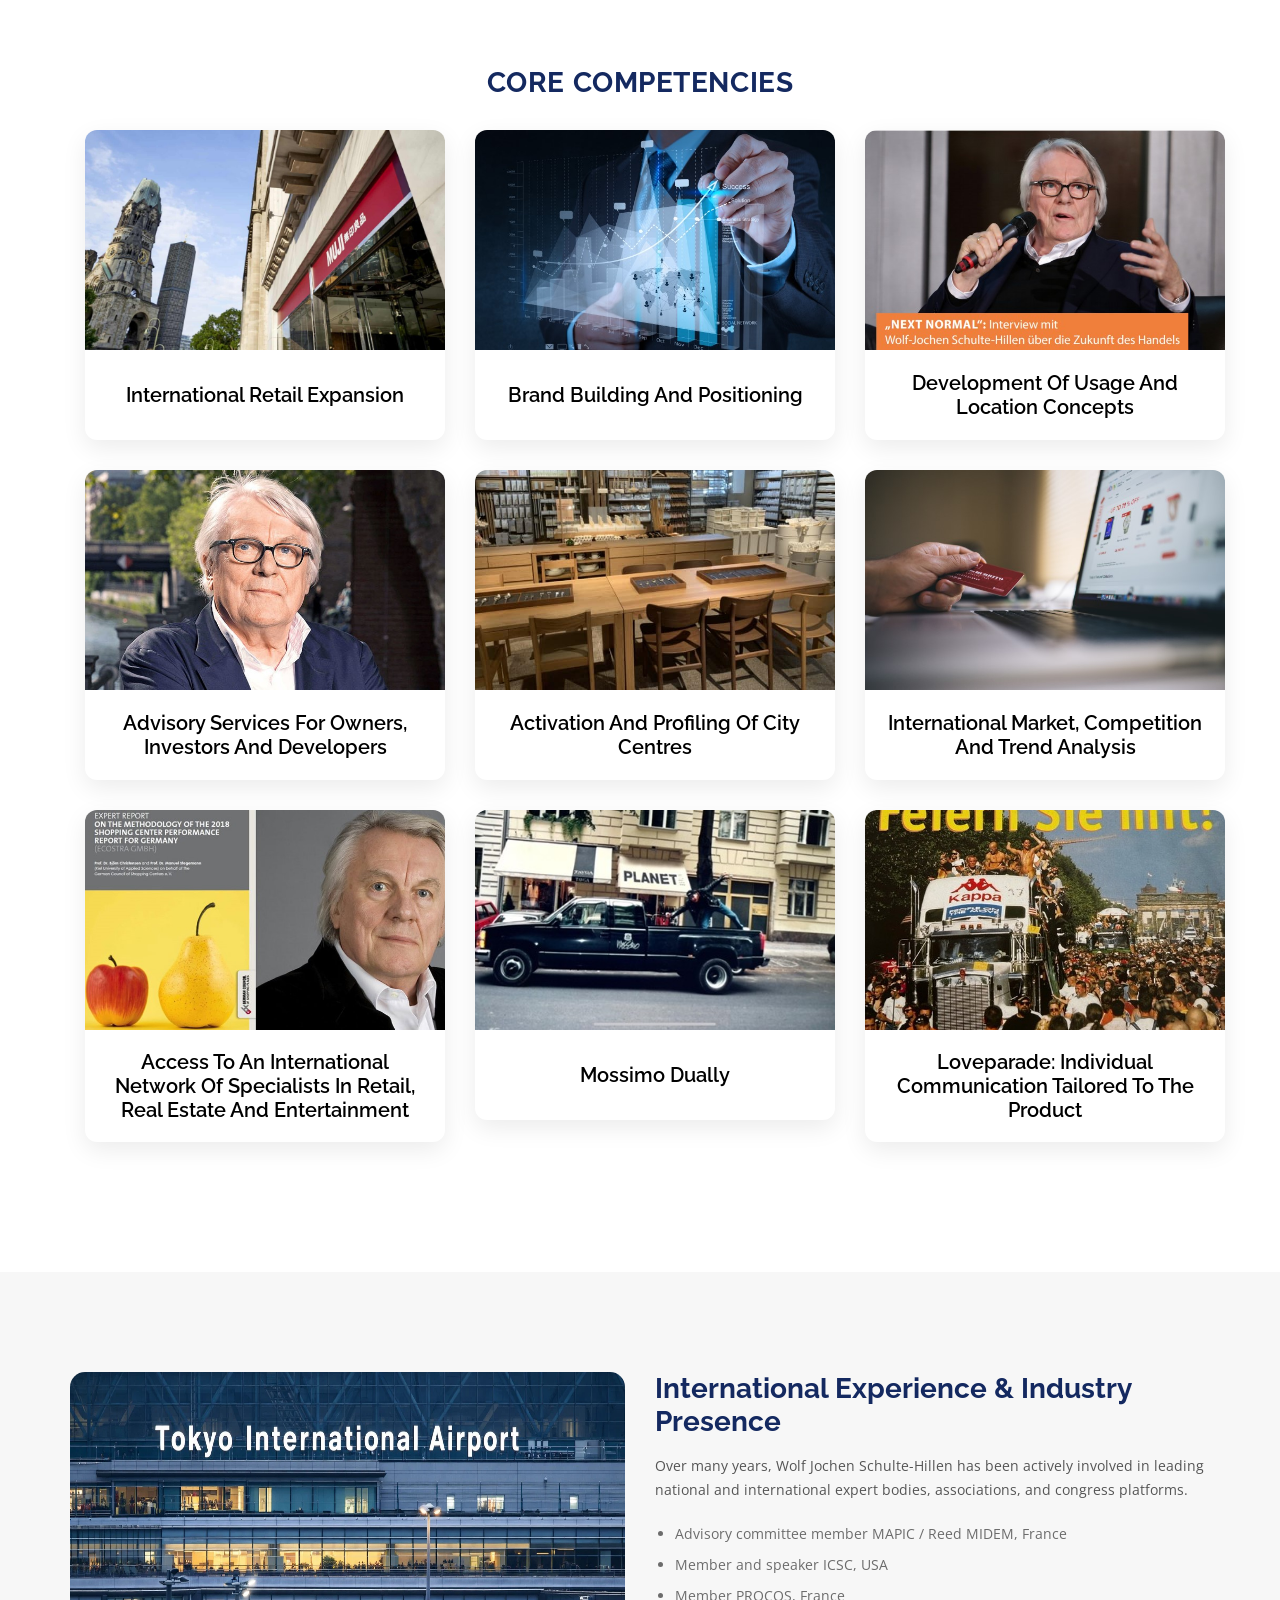
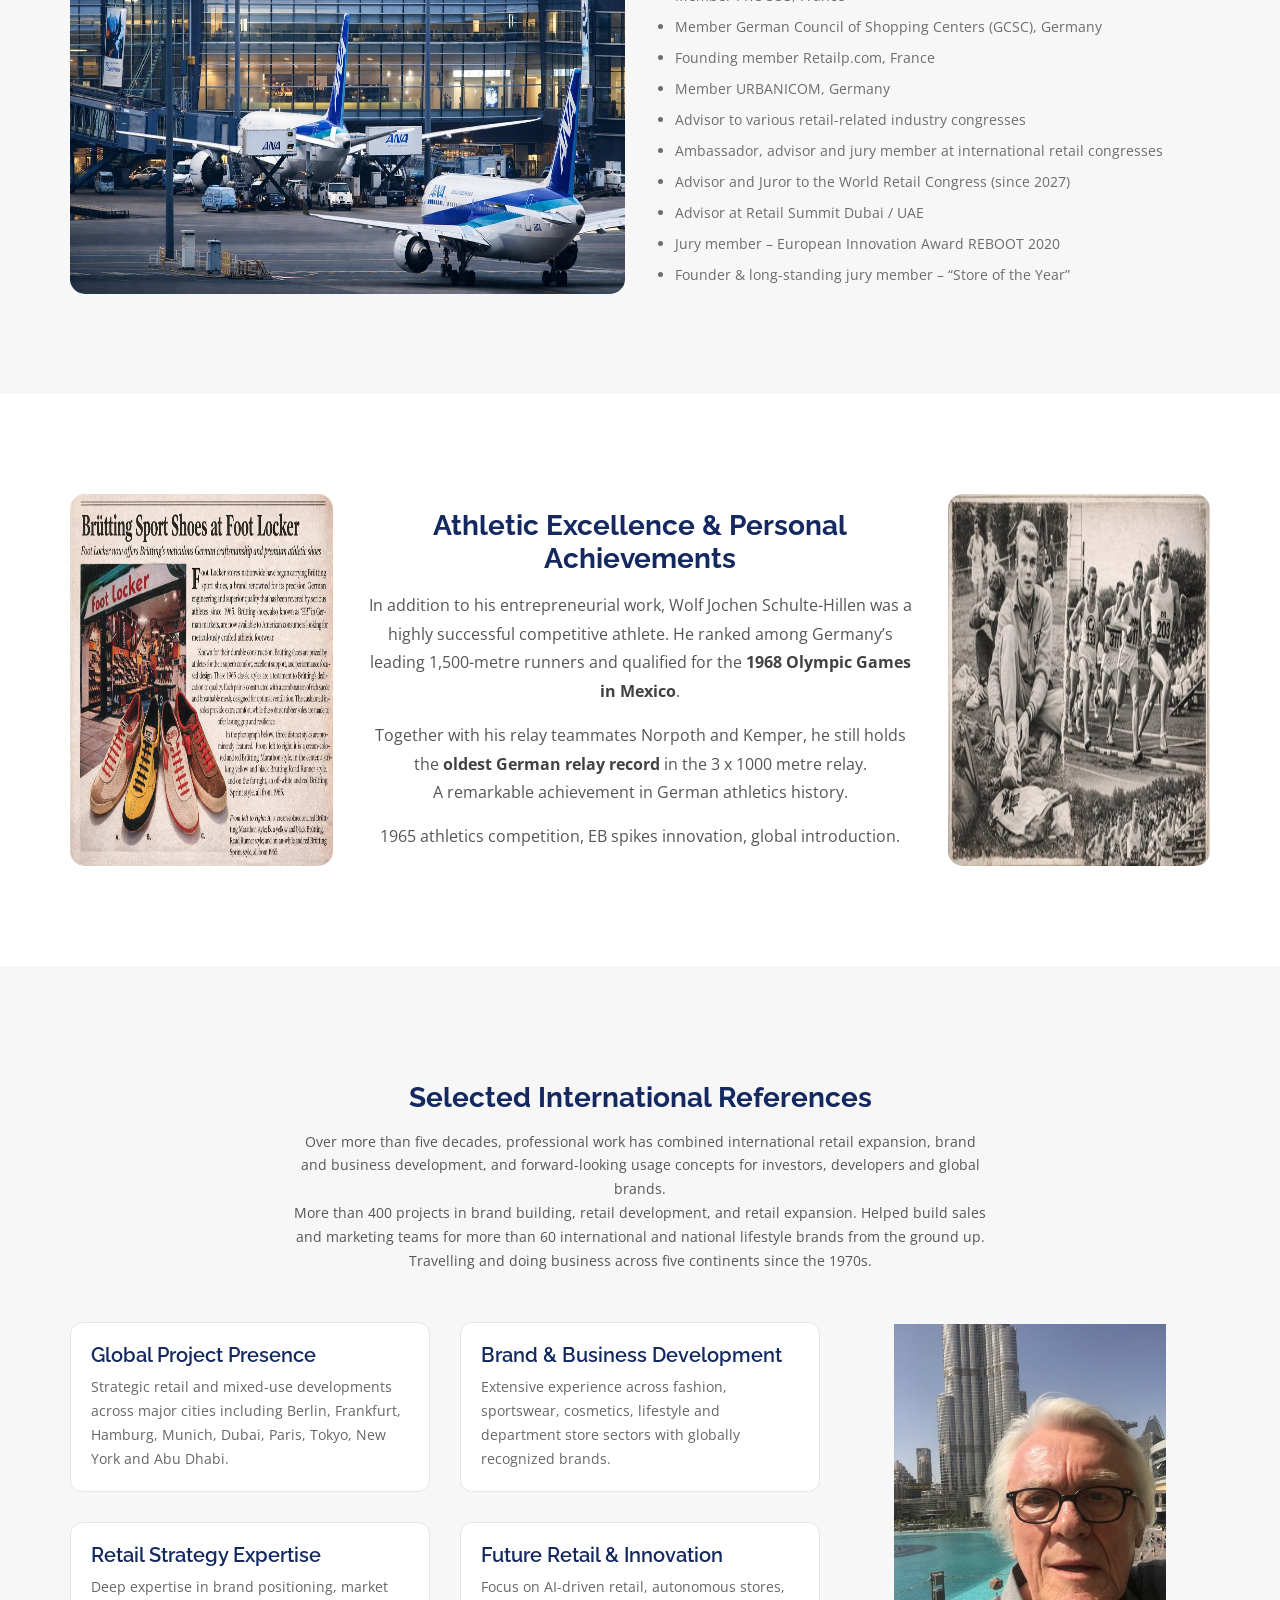
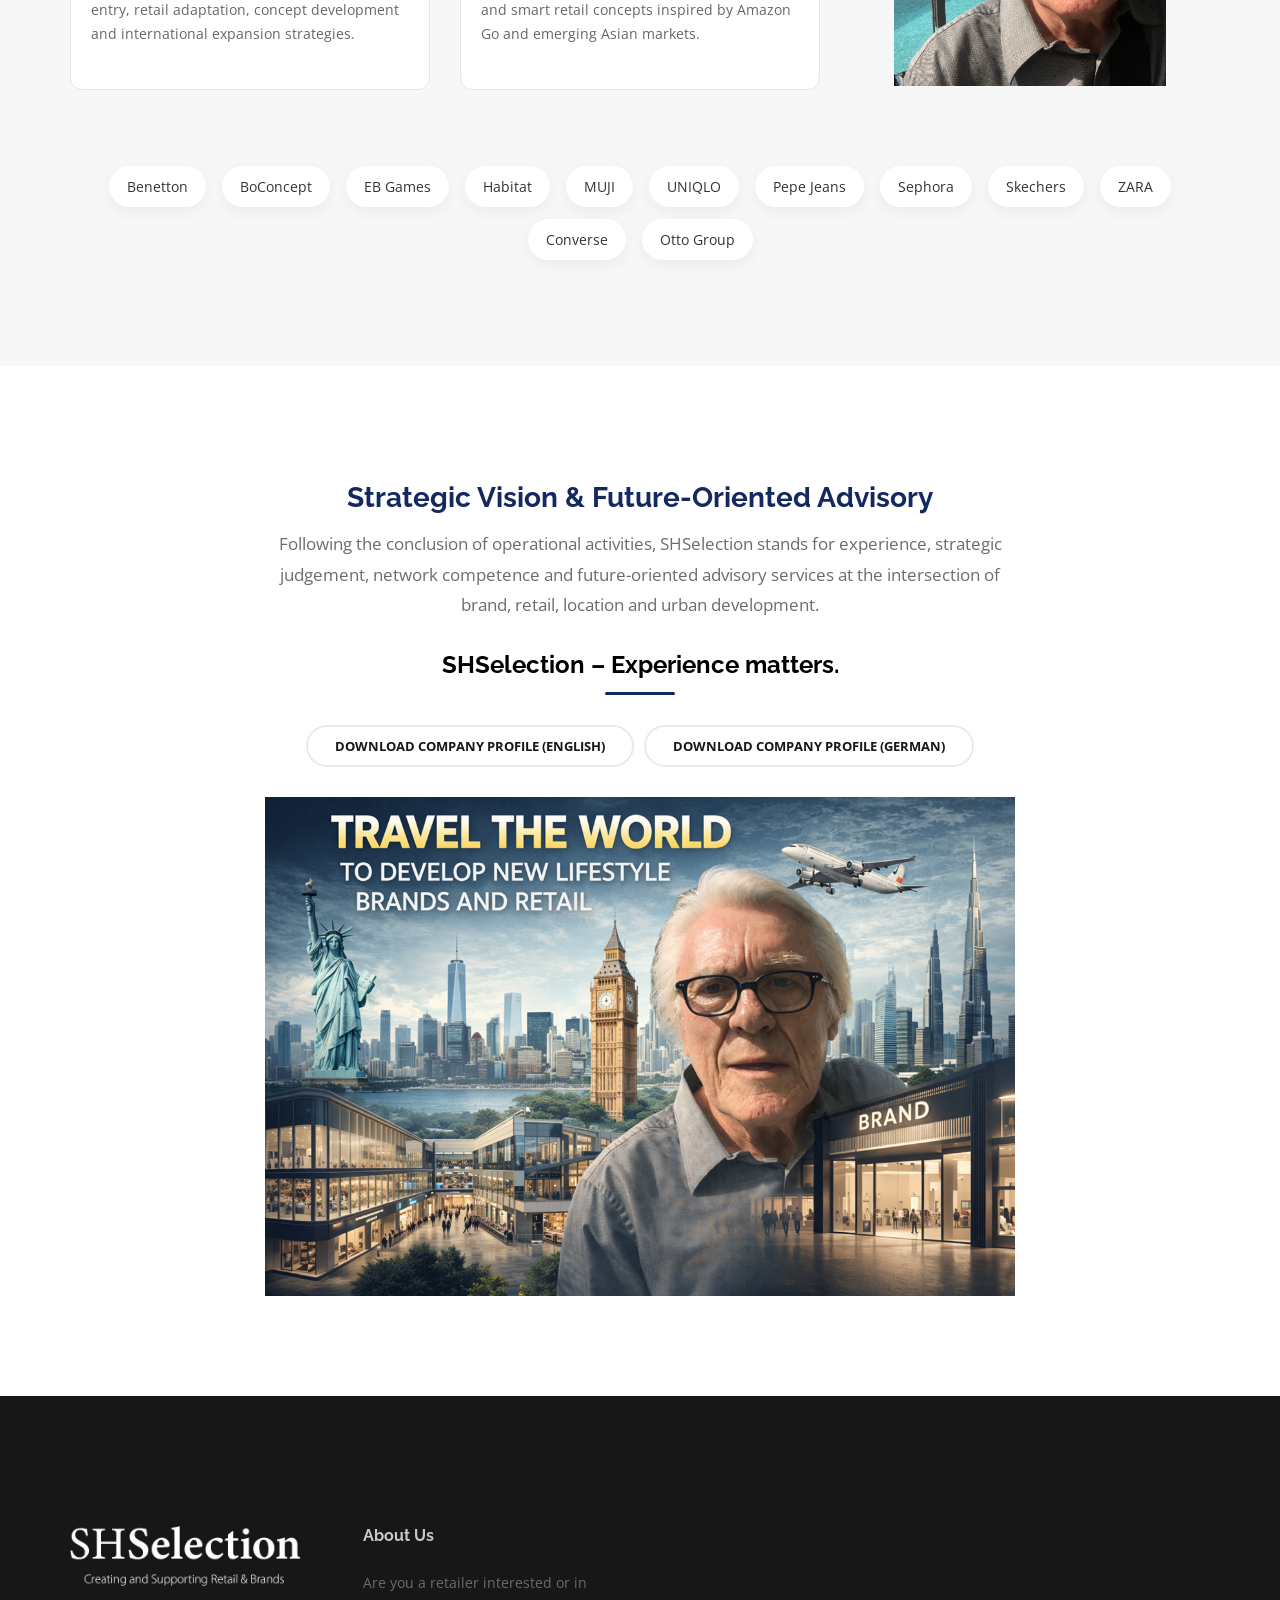
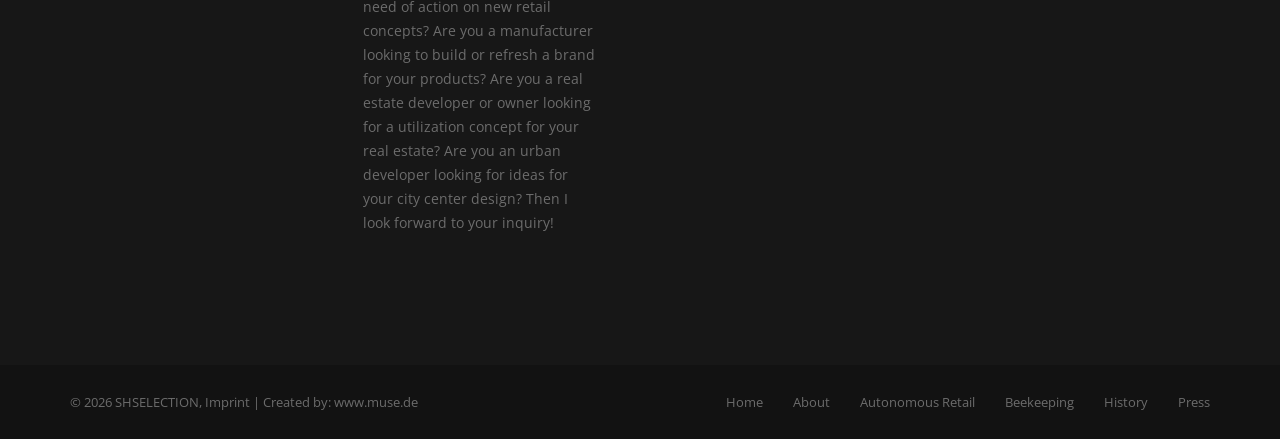
<file: history.html>
<!DOCTYPE html>
<html lang="en">

<head>
    <title>SHSELECTION | History</title>

    <meta charset="utf-8">
    <!--[if IE]><meta http-equiv='X-UA-Compatible' content='IE=edge,chrome=1'><![endif]-->
    <meta name="viewport" content="width=device-width, initial-scale=1, maximum-scale=1">
    <meta name="description" content="">

    <!-- Google Fonts -->
    <link href='https://fonts.googleapis.com/css?family=Raleway:400,600,700%7COpen+Sans:400,400i,700%7CNoto+Serif:400i'
        rel='stylesheet'>

    <!-- Css -->
    <link rel="stylesheet" href="css/bootstrap.min.css" />
    <link rel="stylesheet" href="css/magnific-popup.css" />
    <link rel="stylesheet" href="revolution/css/settings.css" />
    <link rel="stylesheet" href="css/font-icons.css" />
    <link rel="stylesheet" type="text/css" href="css/aos.css">
    <link rel="stylesheet" href="css/rev-slider.css" />
    <link rel="stylesheet" href="css/sliders.css" />
    <link rel="stylesheet" href="css/style.css" />
    <link rel="stylesheet" href="css/colors/blue.css" />

    <!-- Favicons -->
    <link rel="shortcut icon" href="img/favicon.ico">
    <link rel="apple-touch-icon" href="img/apple-touch-icon.png">
    <link rel="apple-touch-icon" sizes="72x72" href="img/apple-touch-icon-72x72.png">
    <link rel="apple-touch-icon" sizes="114x114" href="img/apple-touch-icon-114x114.png">

</head>

<body class="relative raleway grid-1440">

    <!-- Preloader -->
    <div class="loader-mask">
        <div class="loader">
            <div></div>
            <div></div>
        </div>
    </div>


    <main class="main-wrapper">
        <header class="nav-type-3">
            <nav class="navbar navbar-static-top">
                <div class="navigation" id="sticky-nav">
                    <div class="container relative">

                        <div class="row">
                            <div class="navbar-header">
                                <!-- Logo -->
                                <div class="logo-container">
                                    <div class="logo-wrap">
                                        <a href="index.html">
                                            <img class="logo-dark" src="img/logo.png" alt="logo">
                                        </a>
                                    </div>
                                </div>
                                <button type="button" class="navbar-toggle" data-toggle="collapse"
                                    data-target="#navbar-collapse">
                                    <span class="sr-only">Toggle navigation</span>
                                    <span class="icon-bar"></span>
                                    <span class="icon-bar"></span>
                                    <span class="icon-bar"></span>
                                </button>
                            </div> <!-- end navbar-header -->

                            <div class="nav-wrap right">
                                <div class="collapse navbar-collapse text-center" id="navbar-collapse">
                                    <ul class="nav navbar-nav navbar-right">
                                        <li>
                                            <a href="index.html">Home</a>
                                        </li>
                                        <li>
                                            <a href="about.html">About</a>
                                        </li>
                                        <li>
                                            <a href="autonomous_retail.html">Autonomous Retail</a>
                                        </li>
                                        <li>
                                            <a href="beekeeping.html">Beekeeping</a>
                                        </li>
                                        <li class="active">
                                            <a href="history.html">History</a>
                                        </li>
                                        <li>
                                            <a href="press.html">Press</a>
                                        </li>
                                        <!-- Nav right -->
                                        <li class="nav-right hidden-sm hidden-xs">
                                            <ul>
                                                <li>
                                                    <a href="https://www.linkedin.com/in/wjsh/" target="_blank"
                                                        class="header_icon">
                                                        <img src="img/linkedin_icon.svg" alt="#">
                                                    </a>
                                                </li>
                                            </ul>
                                        </li>

                                    </ul> <!-- end menu -->
                                </div> <!-- end collapse -->
                            </div> <!-- end col -->

                        </div> <!-- end row -->
                    </div> <!-- end container -->
                </div> <!-- end navigation -->
            </nav> <!-- end navbar -->
        </header>

        <div class="content-wrapper oh history_content_wrapper">


            <section class="section-wrap nopadding">
                <div class="container-fluid nopadding">
                    <div id="photography-slider" class="flickity-slider-wrap" data-autoplay="false" data-arrows="true"
                        data-slidedots="false">
                        <img src="img/history_slider_img1.jpeg" alt="#">
                        <img src="img/history_slider_img2.jpeg" alt="#">
                        <img src="img/history_slider_img3.jpeg" alt="#">
                        <img src="img/history_slider_img4.jpeg" alt="#">


                        <img src="img/history_img2.jpg" alt="#">
                    </div> <!-- end slider -->

                </div>
            </section> <!-- end portfolio slider -->

            <section class="section-wrap vip-section">
                <div class="container">
                    <div class="row">

                        <!-- Left Content -->
                        <div class="col-lg-6">
                            <div class="vip-content pr-0">
                                <!-- <span class="badge-custom">Company Profile</span> -->

                                <h2 class="vip-title" data-aos="fade-up">
                                    SHSelection – International Advisory & Brand Expertise
                                </h2>

                                <p class="vip-text" data-aos="fade-up">
                                    <strong>Representative International Mandates and Advisory Activities</strong>
                                </p>

                                <p data-aos="fade-up">
                                    More than 50 years successfully focusing on innovative international product
                                    and retail branding.
                                </p>

                                <p data-aos="fade-up">
                                    SHSelection was founded in 1972 by Wolf Jochen Schulte-Hillen and developed
                                    from a distribution company into an internationally active consulting platform
                                    for brand building, retail expansion, usage concepts and location development.
                                </p>

                                <p data-aos="fade-up">
                                    Wolf Jochen Schulte-Hillen, lawyer and businessman, is regarded as one of
                                    Germany’s most experienced retail and brand experts, with more than five decades
                                    of entrepreneurial and advisory practice.
                                </p>

                                <p data-aos="fade-up">
                                    During the 1970s, 1980s and 1990s, SHSelection supported the development of
                                    more than 60 international lifestyle, sports and retail brands in sales,
                                    marketing and distribution.
                                </p>

                                <p data-aos="fade-up">
                                    Since 1996, the company has focused on international consulting for retail,
                                    lifestyle, entertainment and real estate businesses, as well as on developing
                                    future-oriented usage and expansion concepts.
                                </p>
                            </div>
                        </div>

                        <!-- Right Image -->
                        <div class="col-lg-6">
                            <div class="vip-image" data-aos="fade-up">
                                <!-- <img src="https://images.unsplash.com/photo-1521737604893-d14cc237f11d"
                                    alt="Business Consulting"> -->
                                <img src="img/home_banner_bg3.jpg" alt="Business Consulting">
                            </div>
                        </div>

                    </div>
                </div>
            </section>

            <section class="section-wrap core_competencies">
                <div class="container">
                    <div class="core_competencies_inner">
                        <div class="text-center">
                            <h2 class="heading uppercase" data-aos="fade-up">Core Competencies</h2>
                            <!-- <p>articles</p> -->
                        </div>

                        <div class="articles_detail">
                            <div class="container">
                                <div class="row">
                                    <!-- Card 1 -->
                                    <div class="col-lg-4 col-md-6 mb-4" data-aos="fade-up">
                                        <div class="card_with_img">
                                            <div class="card_img">
                                                <img src="img/services/services_img1.jpg" alt="#">
                                            </div>
                                            <div class="card_content">
                                                <h4>International retail expansion</h4>
                                            </div>
                                        </div>
                                    </div>
                                    <div class="col-lg-4 col-md-6 mb-4" data-aos="fade-up">
                                        <div class="card_with_img">
                                            <div class="card_img">
                                                <img src="img/presses_imgs/artical_img2.jpg" alt="#">
                                            </div>
                                            <div class="card_content">
                                                <h4>Brand building and positioning</h4>
                                            </div>
                                        </div>
                                    </div>
                                    <div class="col-lg-4 col-md-6 mb-4" data-aos="fade-up">
                                        <div class="card_with_img">
                                            <div class="card_img">
                                                <img src="img/presses_imgs/artical_img3.jpg" alt="#">
                                            </div>
                                            <div class="card_content">
                                                <h4>Development of usage and location concepts</h4>
                                            </div>
                                        </div>
                                    </div>
                                    <div class="col-lg-4 col-md-6 mb-4" data-aos="fade-up">
                                        <div class="card_with_img">
                                            <div class="card_img">
                                                <img src="img/presses_imgs/artical_img4.jpg" alt="#">
                                            </div>
                                            <div class="card_content">
                                                <h4>Advisory services for owners, investors and developers</h4>
                                            </div>
                                        </div>
                                    </div>
                                    <div class="col-lg-4 col-md-6 mb-4" data-aos="fade-up">
                                        <div class="card_with_img">
                                            <div class="card_img">
                                                <img src="img/presses_imgs/artical_img5.jpg" alt="#">
                                            </div>
                                            <div class="card_content">
                                                <h4>Activation and profiling of city centres</h4>
                                            </div>
                                        </div>
                                    </div>
                                    <div class="col-lg-4 col-md-6 mb-4" data-aos="fade-up">
                                        <div class="card_with_img">
                                            <div class="card_img">
                                                <img src="img/presses_imgs/artical_img6.jpg" alt="#">
                                            </div>
                                            <div class="card_content">
                                                <h4>International market, competition and trend analysis</h4>
                                            </div>
                                        </div>
                                    </div>
                                    <div class="col-lg-4 col-md-6 mb-4" data-aos="fade-up">
                                        <div class="card_with_img">
                                            <div class="card_img">
                                                <img src="img/presses_imgs/artical_img7.jpg" alt="#">
                                            </div>
                                            <div class="card_content">
                                                <h4>Access to an international network of specialists in retail, real
                                                    estate and entertainment</h4>
                                            </div>
                                        </div>
                                    </div>
                                    <div class="col-lg-4 col-md-6 mb-4" data-aos="fade-up">
                                        <div class="card_with_img">
                                            <div class="card_img">
                                                <img src="img/history_gallery_img1.jpeg" alt="#">
                                            </div>
                                            <div class="card_content">
                                                <h4>Mossimo Dually</h4>
                                            </div>
                                        </div>
                                    </div>
                                    <div class="col-lg-4 col-md-6 mb-4" data-aos="fade-up">
                                        <div class="card_with_img">
                                            <div class="card_img">
                                                <img src="img/history_gallery_img2.jpeg" alt="#">
                                            </div>
                                            <div class="card_content">
                                                <h4>Loveparade: Individual communication tailored to the product
</h4>
                                            </div>
                                        </div>
                                    </div>


                                </div>
                            </div>
                        </div>



                    </div>
                </div>
            </section>


            <section class="section-wrap vip-experience-section  bg-light">
                <div class="container">
                    <div class="row align-items-center">
                        <!-- Image Left -->
                        <div class="col-lg-6">
                            <div class="vip-exp-image" data-aos="fade-right">
                                <img src="img/home_banner_bg2.jpeg" alt="Industry Experience">
                            </div>
                        </div>

                        <!-- Content Right -->
                        <div class="col-lg-6">
                            <div class="vip-exp-content">

                                <h2 class="vip-title mt-0" data-aos="fade-up">
                                    International Experience & Industry Presence
                                </h2>

                                <p class="vip-desc" data-aos="fade-up">
                                    Over many years, Wolf Jochen Schulte-Hillen has been actively involved
                                    in leading national and international expert bodies, associations, and congress
                                    platforms.
                                </p>

                                <ul class="vip-list">
                                    <li data-aos="fade-up">
                                        <p>Advisory committee member MAPIC / Reed MIDEM, France</p>
                                    </li>
                                    <li data-aos="fade-up">
                                        <p>Member and speaker ICSC, USA</p>
                                    </li>
                                    <li data-aos="fade-up">
                                        <p>Member PROCOS, France</p>
                                    </li>
                                    <li data-aos="fade-up">
                                        <p>Member German Council of Shopping Centers (GCSC), Germany</p>
                                    </li>
                                    <li data-aos="fade-up">
                                        <p>Founding member Retailp.com, France</p>
                                    </li>
                                    <li data-aos="fade-up">
                                        <p>Member URBANICOM, Germany</p>
                                    </li>
                                    <li data-aos="fade-up">
                                        <p>Advisor to various retail-related industry congresses</p>
                                    </li>
                                    <li data-aos="fade-up">
                                        <p>Ambassador, advisor and jury member at international retail congresses</p>
                                    </li>
                                    <li data-aos="fade-up">
                                        <p>Advisor and Juror to the World Retail Congress (since 2027)</p>
                                    </li>
                                    <li data-aos="fade-up">
                                        <p>Advisor at Retail Summit Dubai / UAE</p>
                                    </li>
                                    <li data-aos="fade-up">
                                        <p>Jury member – European Innovation Award REBOOT 2020</p>
                                    </li>
                                    <li data-aos="fade-up">
                                        <p>Founder & long-standing jury member – “Store of the Year”</p>
                                    </li>
                                </ul>

                            </div>
                        </div>

                    </div>
                </div>
            </section>

            <section class="section-wrap vip-personal-section">
                <div class="container">
                    <div class="row d-flex justify-content-center">
                        <div class="col-lg-3">
                            <div class="personal_sec_img" data-aos="fade-right">
                                <img src="img/shoes_img_detail.jpeg" alt="#">
                            </div>
                        </div>
                        <div class="col-lg-6">
                            <div class="vip-personal-card text-center">

                                <h2 class="vip-title" data-aos="fade-up">
                                    Athletic Excellence & Personal Achievements
                                </h2>

                                <p class="vip-personal-text" data-aos="fade-up">
                                    In addition to his entrepreneurial work, Wolf Jochen Schulte-Hillen
                                    was a highly successful competitive athlete. He ranked among Germany’s
                                    leading 1,500-metre runners and qualified for the
                                    <strong>1968 Olympic Games in Mexico</strong>.
                                </p>

                                <p class="vip-personal-text" data-aos="fade-up">
                                    Together with his relay teammates Norpoth and Kemper, he still holds
                                    the <strong>oldest German relay record</strong> in the
                                    3 x 1000 metre relay.<br>A remarkable achievement in German athletics history.
                                </p>
                                <p class="vip-personal-text" data-aos="fade-up">
                                    1965 athletics competition, EB spikes innovation, global introduction.
                                </p>

                            </div>
                        </div>
                        <div class="col-lg-3">
                            <div class="personal_sec_img" data-aos="fade-left">
                                <img src="img/history_img1.jpeg" alt="#">
                            </div>
                        </div>
                    </div>
                </div>
            </section>


            <section class="section-wrap vip-reference-section bg-light">
                <div class="container">
                    <!-- Heading -->
                    <div class="row d-flex justify-content-center text-center">
                        <div class="col-lg-10">
                            <h2 class="vip-title" data-aos="fade-up">Selected International References</h2>
                            <p class="vip-desc pb-0" data-aos="fade-up">
                                Over more than five decades, professional work has combined international
                                retail expansion, brand and business development, and forward-looking
                                usage concepts for investors, developers and global brands.
                            </p>
                            <p class="vip-desc mt-0" data-aos="fade-up">More than 400 projects in brand building, retail
                                development, and retail expansion.

                                Helped build sales and marketing teams for more than 60 international and national
                                lifestyle brands from the ground up.

                                Travelling and doing business across five continents since the 1970s.</p>

                        </div>
                    </div>

                    <div class="row">
                        <div class="col-lg-8">
                            <div class="history_page_detail">
                                <!-- Content Grid -->
                                <div class="row mt-5">
                                    <div class="col-md-6 pb-30" data-aos="fade-right">
                                        <div class="card-custom">
                                            <h4 class="card-title">Global Project Presence</h4>
                                            <p class="section-text">
                                                Strategic retail and mixed-use developments across major cities
                                                including Berlin, Frankfurt, Hamburg, Munich, Dubai, Paris, Tokyo,
                                                New York and Abu Dhabi.
                                            </p>
                                        </div>
                                    </div>
                                    <div class="col-md-6 pb-30" data-aos="fade-left">
                                        <div class="card-custom">
                                            <h4 class="card-title">Brand & Business Development</h4>
                                            <p class="section-text">
                                                Extensive experience across fashion, sportswear, cosmetics, lifestyle
                                                and department store sectors with globally recognized brands.
                                            </p>
                                        </div>
                                    </div>
                                </div>
                                <div class="row">
                                    <div class="col-md-6 pb-30" data-aos="fade-right">
                                        <div class="card-custom">
                                            <h4 class="card-title">Retail Strategy Expertise</h4>
                                            <p class="section-text">
                                                Deep expertise in brand positioning, market entry, retail adaptation,
                                                concept development and international expansion strategies.
                                            </p>
                                        </div>
                                    </div>
                                    <div class="col-md-6 pb-30" data-aos="fade-left">
                                        <div class="card-custom">
                                            <h4 class="card-title">Future Retail & Innovation</h4>
                                            <p class="section-text">
                                                Focus on AI-driven retail, autonomous stores, and smart retail
                                                concepts inspired by Amazon Go and emerging Asian markets.
                                            </p>
                                        </div>
                                    </div>
                                </div>
                            </div>
                        </div>
                        <div class="col-lg-4" data-aos="fade-right">
                            <div class="history_international_ref_img">
                                <img src="img/dubai_img.jpg" alt="#">
                            </div>
                        </div>
                    </div>



                    <!-- Brand Tags -->
                    <div class="vip-brands" data-aos="fade-up">
                        <span>Benetton</span>
                        <span>BoConcept</span>
                        <span>EB Games</span>
                        <span>Habitat</span>
                        <span>MUJI</span>
                        <span>UNIQLO</span>
                        <span>Pepe Jeans</span>
                        <span>Sephora</span>
                        <span>Skechers</span>
                        <span>ZARA</span>
                        <span>Converse</span>
                        <span>Otto Group</span>
                    </div>


                </div>
            </section>

            <section class="section-wrap vip-positioning-section">
                <div class="container">
                    <div class="row d-flex justify-content-center text-center">
                        <div class="col-lg-8">
                            <div class="vip-positioning-box">


                                <h2 class="vip-title" data-aos="fade-up">
                                    Strategic Vision & Future-Oriented Advisory
                                </h2>

                                <p class="vip-pos-text" data-aos="fade-up">
                                    Following the conclusion of operational activities, SHSelection stands
                                    for experience, strategic judgement, network competence and
                                    future-oriented advisory services at the intersection of
                                    brand, retail, location and urban development.
                                </p>

                                <h3 class="vip-tagline" data-aos="fade-up">
                                    SHSelection – Experience matters.
                                </h3>

                                <div class="d-flex justify-content-center gap-10">
                                    <div class="download_btn_wrapper" data-aos="fade-up">
                                        <a href="pdfs/SHSelection Company Profile englisch 2026.pdf" target="_blank" class="btn btn-md btn-stroke rounded">
                                            <span>Download Company Profile (English)</span>
                                        </a>
                                    </div>
                                    <div class="download_btn_wrapper" data-aos="fade-up">
                                        <a href="pdfs/SHSelection Unternehmensprofil 1 2026.pdf" target="_blank" class="btn btn-md btn-stroke rounded">
                                            <span>Download Company Profile (German)</span>
                                        </a>
                                    </div>
                                </div>

                                <div class="positioning_sec_img" data-aos="fade-up">
                                    <img src="img/positioning_sec_img.png" alt="#">
                                </div>
                            </div>
                        </div>
                    </div>
                </div>
            </section>




          <!-- Footer Type-4 -->
            <footer class="footer footer-type-4 bg-dark">
                <div class="container">
                    <div class="footer-widgets pb-mdm-20">
                        <div class="row">

                            <div class="col-md-3 col-sm-6 col-xs-12">
                                <div class="widget footer-logo" data-aos="fade-up">
                                    <img src="img/footer_logo.png" alt="">
                                </div>
                            </div> <!-- end about us -->

                            <div class="col-md-3 col-sm-6 col-xs-12">
                                <div class="widget footer-about-us">
                                    <h5 class="widget-title" data-aos="fade-up">About Us</h5>
                                    <p class="mb-0" data-aos="fade-up">Are you a retailer interested or in need of
                                        action on new retail concepts? Are you a
                                        manufacturer looking to build or refresh a brand for your products? Are you a
                                        real estate developer
                                        or owner looking for a utilization concept for your real estate? Are you an
                                        urban developer looking
                                        for ideas for your city center design?

                                        Then I look forward to your inquiry!</p>
                                </div>
                            </div> <!-- end about us -->


                        </div>
                    </div>
                </div> <!-- end container -->

                <div class="bottom-footer">
                    <div class="container">
                        <div class="row">

                            <div class="col-sm-4 copyright sm-text-center">
                                <span>
                                    &copy; 2026 SHSELECTION,
                                    <a href="imprint.html" target="_blank">Imprint</a> |
                                    Created by: <a href="https://www.muse.de/" target="_blank">www.muse.de</a>
                                </span>
                            </div>

                            <div class="col-sm-8">
                                <ul class="bottom-footer-links text-right sm-text-center">
                                    <li><a href="index.html">Home</a></li>
                                    <li><a href="about.html">About</a></li>
                                    <li><a href="autonomous_retail.html">Autonomous Retail</a></li>
                                    <li><a href="beekeeping.html">Beekeeping</a></li>
                                    <li><a href="history.html">History</a></li>
                                    <li><a href="press.html">Press</a></li>
                                </ul>
                            </div>

                        </div>
                    </div>
                </div> <!-- end bottom footer -->
            </footer> <!-- end footer -->


            <div id="back-to-top">
                <a href="#top"><i class="fa fa-angle-up"></i></a>
            </div>

        </div> <!-- end content wrapper -->
    </main> <!-- end main wrapper -->

    <!-- jQuery Scripts -->
    <script type="text/javascript" src="js/jquery.min.js"></script>
    <script type="text/javascript" src="js/bootstrap.min.js"></script>
    <script type="text/javascript" src="js/aos.js"></script>
    <script type="text/javascript" src="js/plugins.js"></script>
    <script type="text/javascript" src="revolution/js/jquery.themepunch.tools.min.js"></script>
    <script type="text/javascript" src="revolution/js/jquery.themepunch.revolution.min.js"></script>
    <script type="text/javascript" src="js/rev-slider.js"></script>
    <script type="text/javascript" src="js/scripts.js"></script>


    <script type="text/javascript" src="revolution/js/extensions/revolution.extension.video.min.js"></script>
    <script type="text/javascript" src="revolution/js/extensions/revolution.extension.carousel.min.js"></script>
    <script type="text/javascript" src="revolution/js/extensions/revolution.extension.slideanims.min.js"></script>
    <script type="text/javascript" src="revolution/js/extensions/revolution.extension.actions.min.js"></script>
    <script type="text/javascript" src="revolution/js/extensions/revolution.extension.layeranimation.min.js"></script>
    <script type="text/javascript" src="revolution/js/extensions/revolution.extension.kenburn.min.js"></script>
    <script type="text/javascript" src="revolution/js/extensions/revolution.extension.navigation.min.js"></script>
    <script type="text/javascript" src="revolution/js/extensions/revolution.extension.migration.min.js"></script>
    <script type="text/javascript" src="revolution/js/extensions/revolution.extension.parallax.min.js"></script>


</body>

</html>
</file>
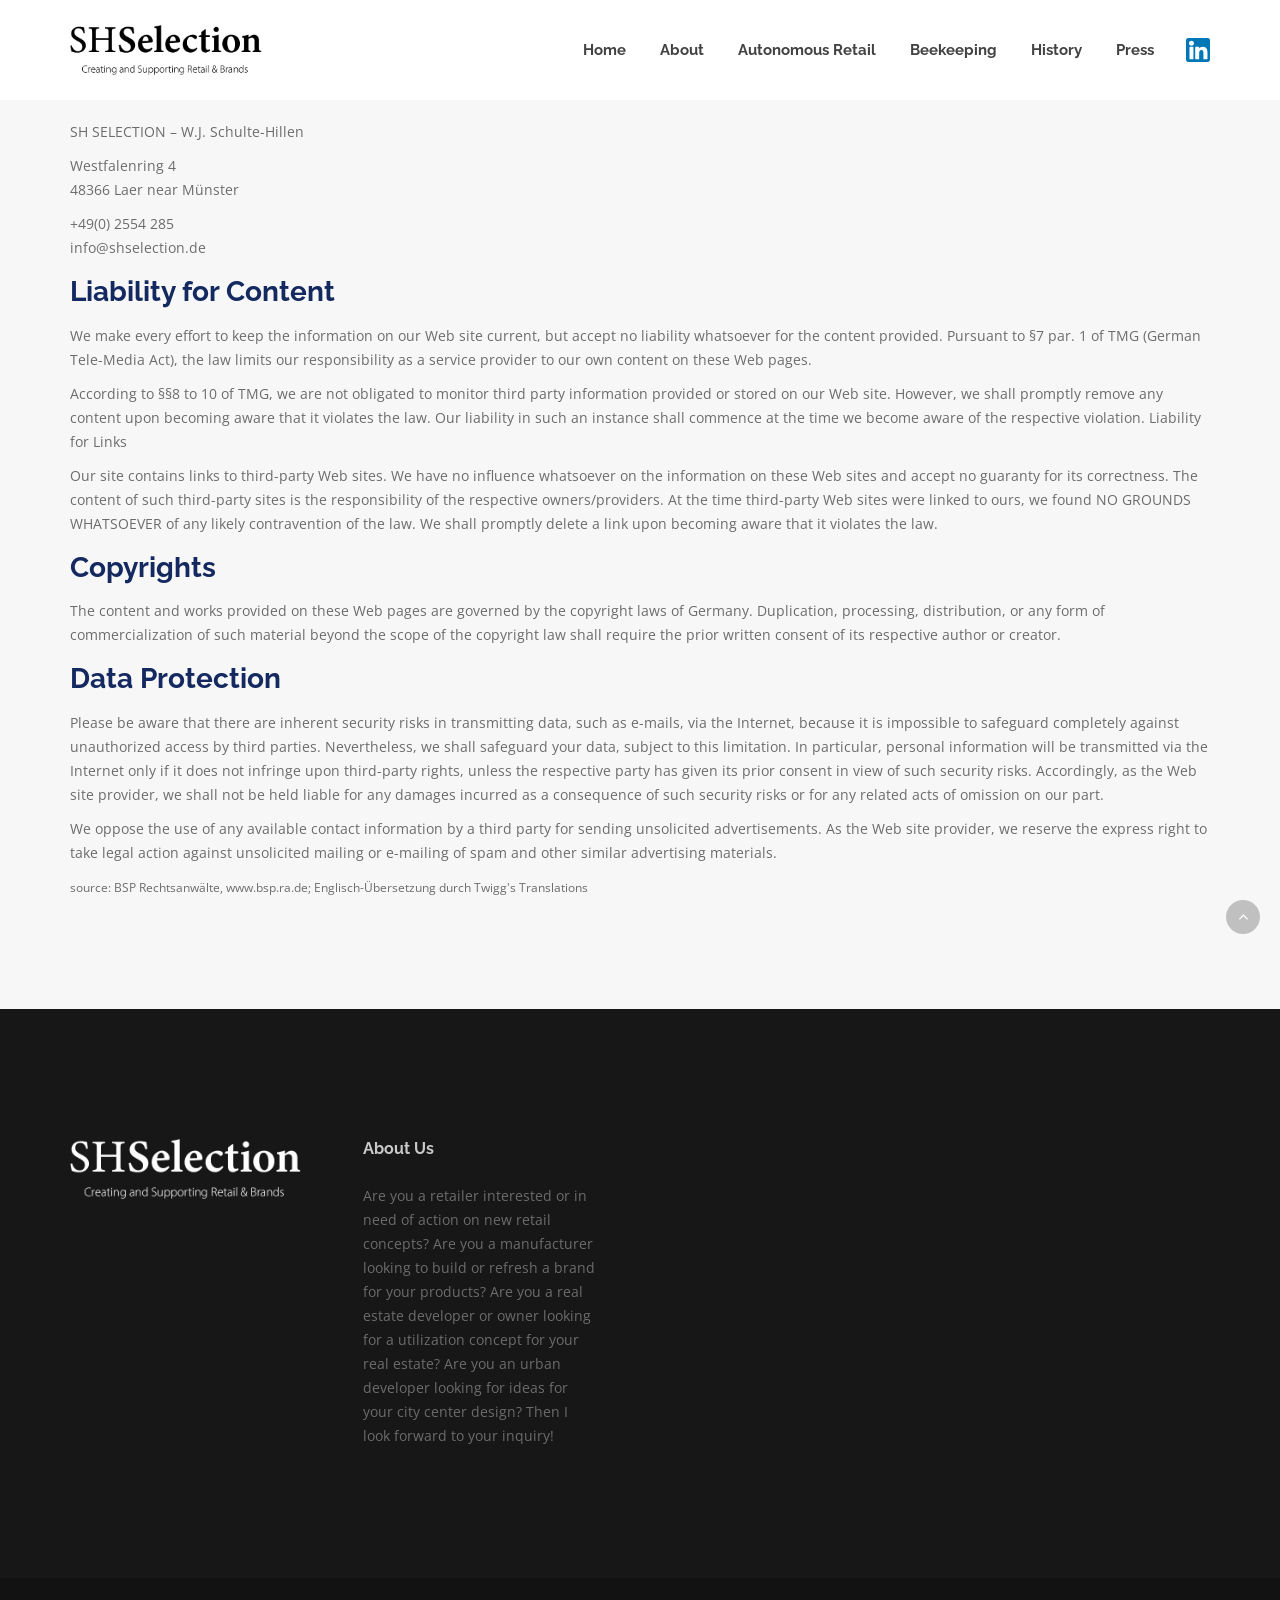
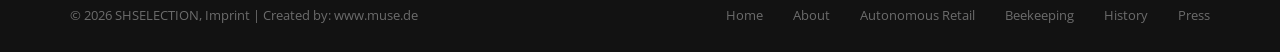
<file: imprint.html>
<!DOCTYPE html>
<html lang="en">

<head>
    <title>SHSELECTION | Presses Melbourne</title>

    <meta charset="utf-8">
    <!--[if IE]><meta http-equiv='X-UA-Compatible' content='IE=edge,chrome=1'><![endif]-->
    <meta name="viewport" content="width=device-width, initial-scale=1, maximum-scale=1">
    <meta name="description" content="">

    <!-- Google Fonts -->
    <link href='https://fonts.googleapis.com/css?family=Raleway:400,600,700%7COpen+Sans:400,400i,700%7CNoto+Serif:400i'
        rel='stylesheet'>

    <!-- Css -->
    <link rel="stylesheet" href="css/bootstrap.min.css" />
    <link rel="stylesheet" href="css/magnific-popup.css" />
    <link rel="stylesheet" href="revolution/css/settings.css" />
    <link rel="stylesheet" href="css/font-icons.css" />
    <link rel="stylesheet" type="text/css" href="css/aos.css">
    <link rel="stylesheet" href="css/rev-slider.css" />
    <link rel="stylesheet" href="css/sliders.css" />
    <link rel="stylesheet" href="css/style.css" />
    <link rel="stylesheet" href="css/colors/blue.css" />

    <!-- Favicons -->
    <link rel="shortcut icon" href="img/favicon.ico">
    <link rel="apple-touch-icon" href="img/apple-touch-icon.png">
    <link rel="apple-touch-icon" sizes="72x72" href="img/apple-touch-icon-72x72.png">
    <link rel="apple-touch-icon" sizes="114x114" href="img/apple-touch-icon-114x114.png">

</head>

<body class="relative raleway grid-1440">

    <!-- Preloader -->
    <div class="loader-mask">
        <div class="loader">
            <div></div>
            <div></div>
        </div>
    </div>


    <main class="main-wrapper">
        <header class="nav-type-3">

            <nav class="navbar navbar-static-top">
                <div class="navigation" id="sticky-nav">
                    <div class="container relative">

                        <div class="row">
                            <div class="navbar-header">
                                <!-- Logo -->
                                <div class="logo-container">
                                    <div class="logo-wrap">
                                        <a href="index.html">
                                            <img class="logo-dark" src="img/logo.png" alt="logo">
                                        </a>
                                    </div>
                                </div>
                                <button type="button" class="navbar-toggle" data-toggle="collapse"
                                    data-target="#navbar-collapse">
                                    <span class="sr-only">Toggle navigation</span>
                                    <span class="icon-bar"></span>
                                    <span class="icon-bar"></span>
                                    <span class="icon-bar"></span>
                                </button>
                            </div> <!-- end navbar-header -->

                            <div class="nav-wrap right">
                                <div class="collapse navbar-collapse text-center" id="navbar-collapse">
                                    <ul class="nav navbar-nav navbar-right">
                                        <li>
                                            <a href="index.html">Home</a>
                                        </li>
                                        <li>
                                            <a href="about.html">About</a>
                                        </li>
                                        <li>
                                            <a href="autonomous_retail.html">Autonomous Retail</a>
                                        </li>
                                        <li>
                                            <a href="beekeeping.html">Beekeeping</a>
                                        </li>
                                        <li>
                                            <a href="history.html">History</a>
                                        </li>
                                        <li>
                                            <a href="press.html">Press</a>
                                        </li>
                                        <!-- Nav right -->
                                        <li class="nav-right hidden-sm hidden-xs">
                                            <ul>
                                                <li>
                                                    <a href="https://www.linkedin.com/in/wjsh/" target="_blank"
                                                        class="header_icon">
                                                        <img src="img/linkedin_icon.svg" alt="#">
                                                    </a>
                                                </li>
                                            </ul>
                                        </li>

                                    </ul> <!-- end menu -->
                                </div> <!-- end collapse -->
                            </div> <!-- end col -->

                        </div> <!-- end row -->
                    </div> <!-- end container -->
                </div> <!-- end navigation -->
            </nav> <!-- end navbar -->
        </header>

        <div class="content-wrapper oh">


            <!-- Company Info -->
            <div class="section-wrap imprint_page_wrapper bg-light pt-20">
                <div class="container">
                    <div class="imprint_page_inner">
                        <div class="company_sect">
                            <h2 class="vip-title d-none" data-aos="fade-up">
                                Company Information
                            </h2>
                             
                            <p data-aos="fade-up">
                                SH SELECTION – W.J. Schulte-Hillen<br> 
                            </p>
                            <p data-aos="fade-up">
                                Westfalenring 4<br>
                                48366 Laer near Münster <br>
                            </p>
                            <p data-aos="fade-up">+49(0) 2554 285 <br>info@shselection.de</p>
                        </div>

                        <div class="liability_sec">
                            <h2 class="vip-title" data-aos="fade-up">Liability for Content </h2>
                            <div class="liability_sec_content">
                                <p data-aos="fade-up">
                                    We make every effort to keep the information on our Web site current, but accept no liability whatsoever for the content provided. Pursuant to §7 par. 1 of TMG (German Tele-Media Act), the law limits our responsibility as a service provider to our own content on these Web pages.
                                </p>
                                <p data-aos="fade-up">
                                    According to §§8 to 10 of TMG, we are not obligated to monitor third party information provided or stored on our Web site. However, we shall promptly remove any content upon becoming aware that it violates the law. Our liability in such an instance shall commence at the time we become aware of the respective violation. Liability for Links
                                </p>
                                <p data-aos="fade-up">
                                    Our site contains links to third-party Web sites. We have no influence whatsoever on the information on these Web sites and accept no guaranty for its correctness. The content of such third-party sites is the responsibility of the respective owners/providers. At the time third-party Web sites were linked to ours, we found NO GROUNDS WHATSOEVER of any likely contravention of the law. We shall promptly delete a link upon becoming aware that it violates the law.
                                </p>
                            </div>

                        </div>

 

                        <div class="copyright_sec">
                            <h2 class="vip-title" data-aos="fade-up">Copyrights </h2>
                            <p data-aos="fade-up">
                                The content and works provided on these Web pages are governed by the copyright laws of Germany. Duplication, processing, distribution, or any form of commercialization of such material beyond the scope of the copyright law shall require the prior written consent of its respective author or creator.
                            </p>
                        </div>

                        <div class="data_protection_sec">
                            <h2 class="vip-title" data-aos="fade-up">Data Protection </h2>
                            <p data-aos="fade-up">
                                Please be aware that there are inherent security risks in transmitting data, such as e-mails, via the Internet, because it is impossible to safeguard completely against unauthorized access by third parties. Nevertheless, we shall safeguard your data, subject to this limitation. In particular, personal information will be transmitted via the Internet only if it does not infringe upon third-party rights, unless the respective party has given its prior consent in view of such security risks. Accordingly, as the Web site provider, we shall not be held liable for any damages incurred as a consequence of such security risks or for any related acts of omission on our part.
                            </p>
                            <p data-aos="fade-up">
                                We oppose the use of any available contact information by a third party for sending unsolicited advertisements. As the Web site provider, we reserve the express right to take legal action against unsolicited mailing or e-mailing of spam and other similar advertising materials.
                            </p>
                            <p data-aos="fade-up">
                                <small>
                                    source: BSP Rechtsanwälte, www.bsp.ra.de; Englisch-Übersetzung durch Twigg's Translations
                                </small>
                            </p>
                        </div>
                    </div>
                </div>
            </div>


            





            <!-- Footer Type-4 -->
            <footer class="footer footer-type-4 bg-dark">
                <div class="container">
                    <div class="footer-widgets pb-mdm-20">
                        <div class="row">

                            <div class="col-md-3 col-sm-6 col-xs-12">
                                <div class="widget footer-logo" data-aos="fade-up">
                                    <img src="img/footer_logo.png" alt="">
                                </div>
                            </div> <!-- end about us -->

                            <div class="col-md-3 col-sm-6 col-xs-12">
                                <div class="widget footer-about-us">
                                    <h5 class="widget-title" data-aos="fade-up">About Us</h5>
                                    <p class="mb-0" data-aos="fade-up">Are you a retailer interested or in need of
                                        action on new retail concepts? Are you a
                                        manufacturer looking to build or refresh a brand for your products? Are you a
                                        real estate developer
                                        or owner looking for a utilization concept for your real estate? Are you an
                                        urban developer looking
                                        for ideas for your city center design?

                                        Then I look forward to your inquiry!</p>
                                </div>
                            </div> <!-- end about us -->


                        </div>
                    </div>
                </div> <!-- end container -->

                <div class="bottom-footer">
                    <div class="container">
                        <div class="row">

                            <div class="col-sm-4 copyright sm-text-center">
                                <span>
                                    &copy; 2026 SHSELECTION,
                                    <a href="imprint.html" target="_blank">Imprint</a> |
                                    Created by: <a href="https://www.muse.de/" target="_blank">www.muse.de</a>
                                </span>
                            </div>

                            <div class="col-sm-8">
                                <ul class="bottom-footer-links text-right sm-text-center">
                                    <li><a href="index.html">Home</a></li>
                                    <li><a href="about.html">About</a></li>
                                    <li><a href="autonomous_retail.html">Autonomous Retail</a></li>
                                    <li><a href="beekeeping.html">Beekeeping</a></li>
                                    <li><a href="history.html">History</a></li>
                                    <li><a href="press.html">Press</a></li>
                                </ul>
                            </div>

                        </div>
                    </div>
                </div> <!-- end bottom footer -->
            </footer> <!-- end footer -->


            <div id="back-to-top">
                <a href="#top"><i class="fa fa-angle-up"></i></a>
            </div>

        </div> <!-- end content wrapper -->
    </main> <!-- end main wrapper -->

    <!-- jQuery Scripts -->
    <script type="text/javascript" src="js/jquery.min.js"></script>
    <script type="text/javascript" src="js/bootstrap.min.js"></script>
    <script type="text/javascript" src="js/aos.js"></script>
    <script type="text/javascript" src="js/plugins.js"></script>
    <script type="text/javascript" src="revolution/js/jquery.themepunch.tools.min.js"></script>
    <script type="text/javascript" src="revolution/js/jquery.themepunch.revolution.min.js"></script>
    <script type="text/javascript" src="js/rev-slider.js"></script>
    <script type="text/javascript" src="js/scripts.js"></script>



    <script type="text/javascript" src="revolution/js/extensions/revolution.extension.video.min.js"></script>
    <script type="text/javascript" src="revolution/js/extensions/revolution.extension.carousel.min.js"></script>
    <script type="text/javascript" src="revolution/js/extensions/revolution.extension.slideanims.min.js"></script>
    <script type="text/javascript" src="revolution/js/extensions/revolution.extension.actions.min.js"></script>
    <script type="text/javascript" src="revolution/js/extensions/revolution.extension.layeranimation.min.js"></script>
    <script type="text/javascript" src="revolution/js/extensions/revolution.extension.kenburn.min.js"></script>
    <script type="text/javascript" src="revolution/js/extensions/revolution.extension.navigation.min.js"></script>
    <script type="text/javascript" src="revolution/js/extensions/revolution.extension.migration.min.js"></script>
    <script type="text/javascript" src="revolution/js/extensions/revolution.extension.parallax.min.js"></script>


</body>

</html>
</file>
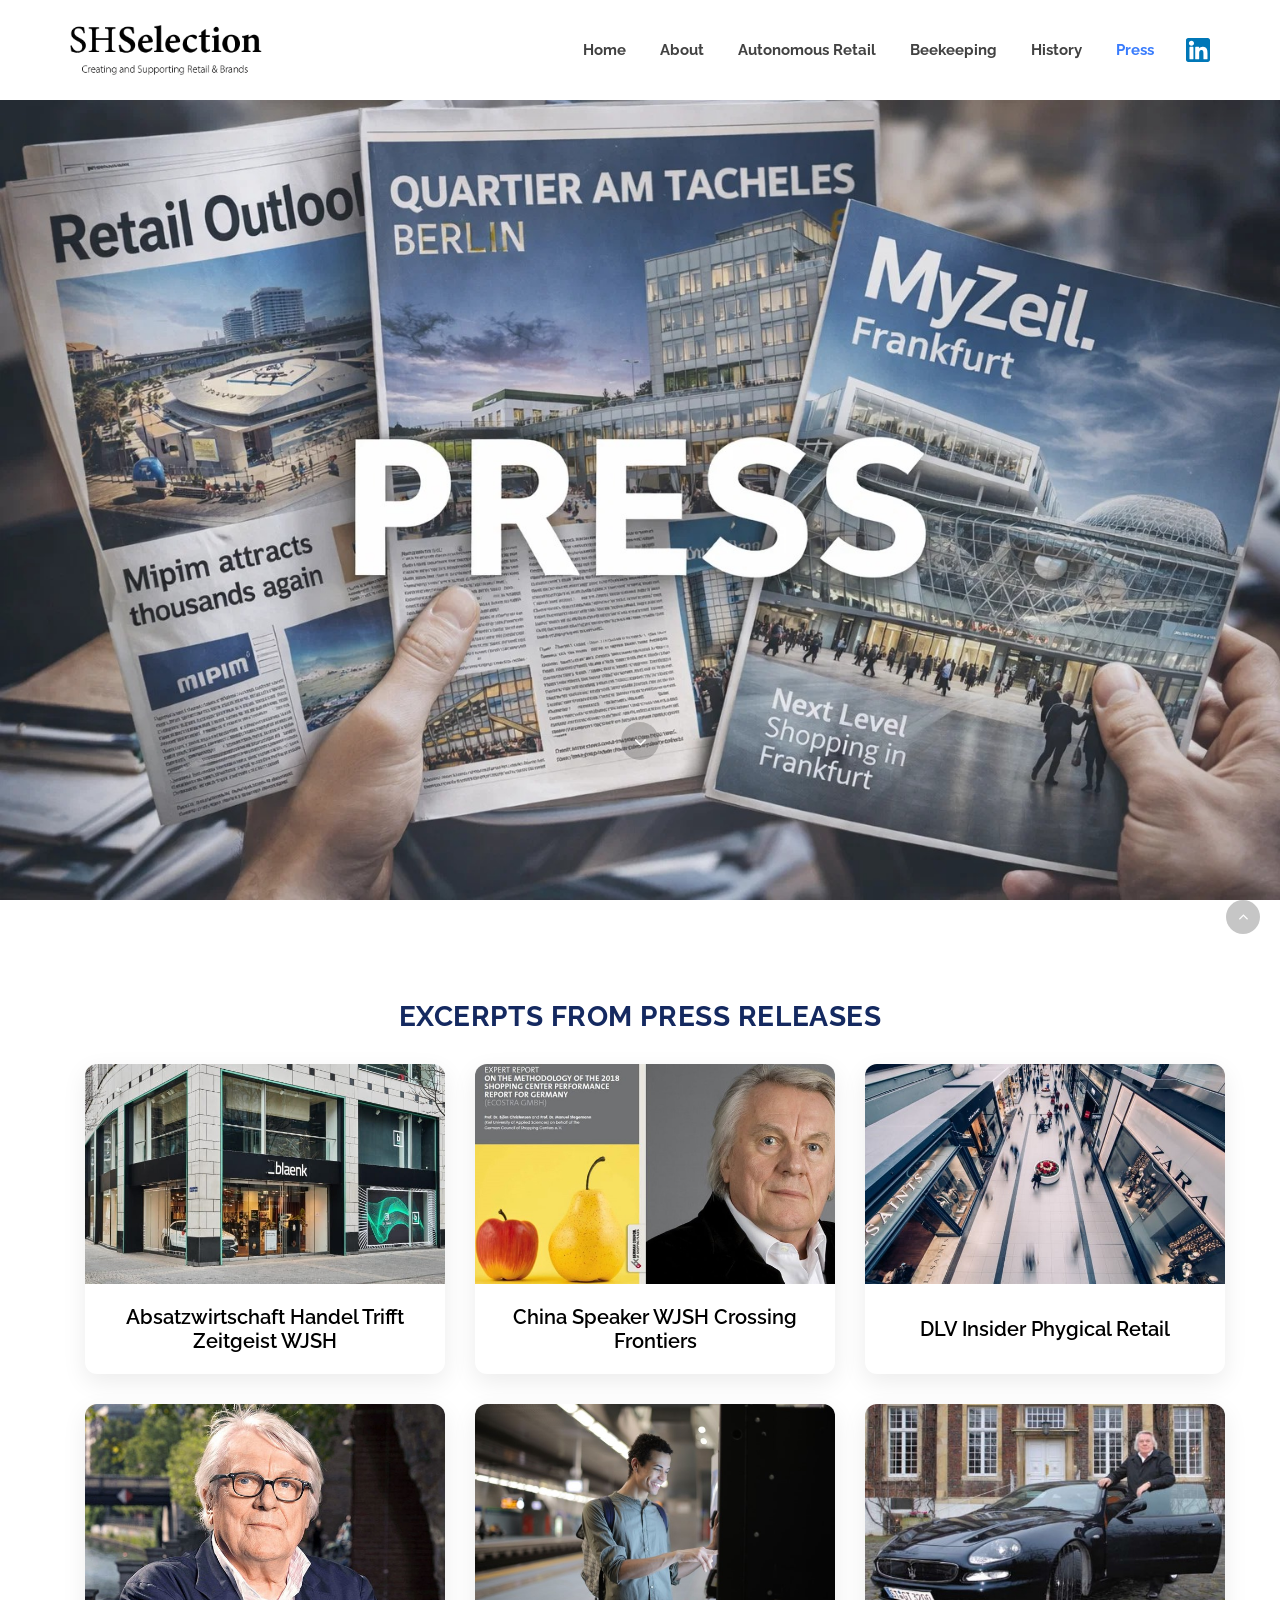
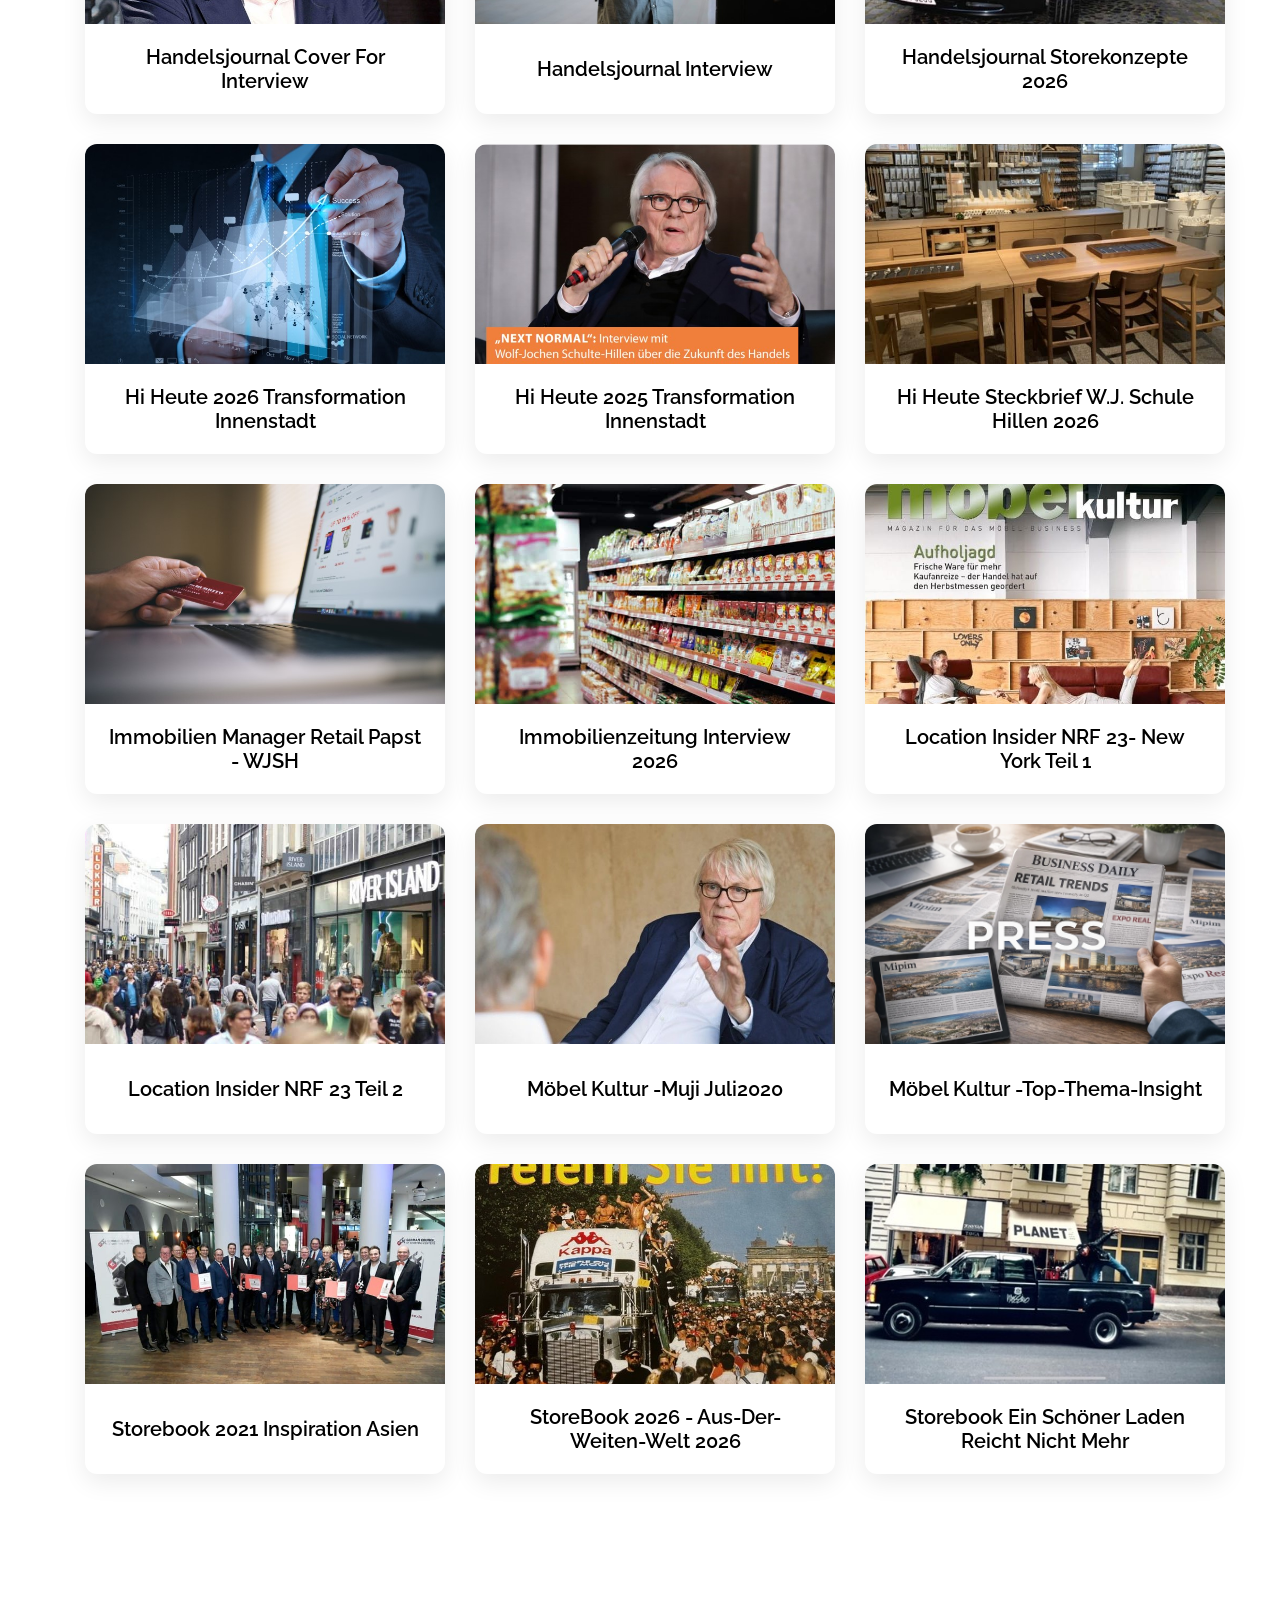
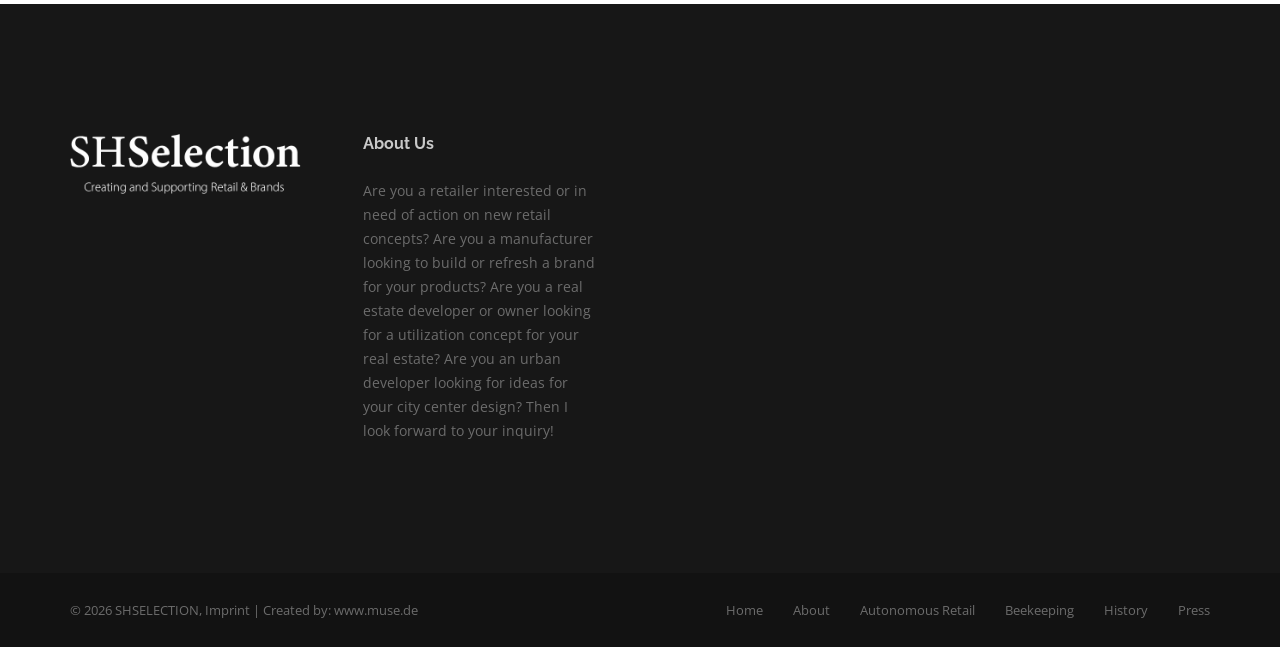
<file: press.html>
<!DOCTYPE html>
<html lang="en">

<head>
    <title>SHSELECTION | Presses Melbourne</title>

    <meta charset="utf-8">
    <!--[if IE]><meta http-equiv='X-UA-Compatible' content='IE=edge,chrome=1'><![endif]-->
    <meta name="viewport" content="width=device-width, initial-scale=1, maximum-scale=1">
    <meta name="description" content="">

    <!-- Google Fonts -->
    <link href='https://fonts.googleapis.com/css?family=Raleway:400,600,700%7COpen+Sans:400,400i,700%7CNoto+Serif:400i'
        rel='stylesheet'>

    <!-- Css -->
    <link rel="stylesheet" href="css/bootstrap.min.css" />
    <link rel="stylesheet" href="css/magnific-popup.css" />
    <link rel="stylesheet" href="revolution/css/settings.css" />
    <link rel="stylesheet" href="css/font-icons.css" />
    <link rel="stylesheet" type="text/css" href="css/aos.css">
    <link rel="stylesheet" href="css/rev-slider.css" />
    <link rel="stylesheet" href="css/sliders.css" />
    <link rel="stylesheet" href="css/style.css" />
    <link rel="stylesheet" href="css/colors/blue.css" />

    <!-- Favicons -->
    <link rel="shortcut icon" href="img/favicon.ico">
    <link rel="apple-touch-icon" href="img/apple-touch-icon.png">
    <link rel="apple-touch-icon" sizes="72x72" href="img/apple-touch-icon-72x72.png">
    <link rel="apple-touch-icon" sizes="114x114" href="img/apple-touch-icon-114x114.png">

</head>

<body class="relative raleway grid-1440">

    <!-- Preloader -->
    <div class="loader-mask">
        <div class="loader">
            <div></div>
            <div></div>
        </div>
    </div>


    <main class="main-wrapper">
        <header class="nav-type-3">

            <nav class="navbar navbar-static-top">
                <div class="navigation" id="sticky-nav">
                    <div class="container relative">

                        <div class="row">
                            <div class="navbar-header">
                                <!-- Logo -->
                                <div class="logo-container">
                                    <div class="logo-wrap">
                                        <a href="index.html">
                                            <img class="logo-dark" src="img/logo.png" alt="logo">
                                        </a>
                                    </div>
                                </div>
                                <button type="button" class="navbar-toggle" data-toggle="collapse"
                                    data-target="#navbar-collapse">
                                    <span class="sr-only">Toggle navigation</span>
                                    <span class="icon-bar"></span>
                                    <span class="icon-bar"></span>
                                    <span class="icon-bar"></span>
                                </button>
                            </div> <!-- end navbar-header -->

                            <div class="nav-wrap right">
                                <div class="collapse navbar-collapse text-center" id="navbar-collapse">
                                    <ul class="nav navbar-nav navbar-right">
                                        <li>
                                            <a href="index.html">Home</a>
                                        </li>
                                        <li>
                                            <a href="about.html">About</a>
                                        </li>
                                        <li>
                                            <a href="autonomous_retail.html">Autonomous Retail</a>
                                        </li>
                                        <li>
                                            <a href="beekeeping.html">Beekeeping</a>
                                        </li>
                                        <li>
                                            <a href="history.html">History</a>
                                        </li>
                                        <li class="active">
                                            <a href="press.html">Press</a>
                                        </li>
                                        <!-- Nav right -->
                                        <li class="nav-right hidden-sm hidden-xs">
                                            <ul>
                                                <li>
                                                    <a href="https://www.linkedin.com/in/wjsh/" target="_blank"
                                                        class="header_icon">
                                                        <img src="img/linkedin_icon.svg" alt="#">
                                                    </a>
                                                </li>
                                            </ul>
                                        </li>

                                    </ul> <!-- end menu -->
                                </div> <!-- end collapse -->
                            </div> <!-- end col -->

                        </div> <!-- end row -->
                    </div> <!-- end container -->
                </div> <!-- end navigation -->
            </nav> <!-- end navbar -->
        </header>

        <div class="content-wrapper oh">

            <section class="custome_banner press_banner">
                <div class="container">
                    <div class="custome_banner_inner">
                        <div class="custome_banner_content animated-queue d-none">
                            <h2>Press</h2>
                            <p>Always focusing on innovations, trends and current topics. Here you can find articles and
                                contributions from SH Selection in German.</p>
                        </div>
                    </div>

                    <div class="local-scroll">
                        <a href="#artical_sec" class="scroll-down  bottom-140">
                            <i class="fa fa-angle-down"></i>
                        </a>
                    </div>
                </div>
            </section>

            <section class="section-wrap articles_sec" id="artical_sec">
                <div class="container">
                    <div class="articles_sec_inner">
                        <div class="text-center">
                            <h2 class="heading uppercase" data-aos="fade-up">EXCERPTS FROM PRESS RELEASES</h2>
                             
                        </div>

                        <div class="articles_detail">
                            <div class="container">
                                <div class="row">
                                    <!-- Card 1 -->

                                    <!-- 1 -->
                                    <div class="col-lg-4 col-md-6 mb-4" data-aos="fade-up">
                                        <div class="card_with_img">
                                            <div class="card_img">
                                                <img src="img/presses_imgs/artical_img1.jpg" alt="#">

                                                <div class="overlay">
                                                    <a href="pdfs/press_pdfs/Absatzwirtschaft Handel trifft Zeitgeist  WJSH.pdf"
                                                        target="_blank" class="learn_more">Learn More</a>
                                                </div>
                                            </div>

                                            <div class="card_content">
                                                <h4>Absatzwirtschaft Handel trifft Zeitgeist  WJSH</h4>
                                            </div>
                                        </div>
                                    </div>
                                    <!-- 2 -->
                                    <div class="col-lg-4 col-md-6 mb-4" data-aos="fade-up">
                                        <div class="card_with_img">
                                            <div class="card_img">
                                                <img src="img/presses_imgs/artical_img7.jpg" alt="#">

                                                <div class="overlay">
                                                    <a href="pdfs/press_pdfs/China Speaker WJSH Crossing Frontiers.pdf"
                                                        target="_blank" class="learn_more">Learn More</a>
                                                </div>
                                            </div>

                                            <div class="card_content">
                                                <h4>China Speaker WJSH Crossing Frontiers</h4>
                                            </div>
                                        </div>
                                    </div>
                                    <!-- 3 -->
                                    <div class="col-lg-4 col-md-6 mb-4" data-aos="fade-up">
                                        <div class="card_with_img">
                                            <div class="card_img">
                                                <img src="img/presses_imgs/artical_img8.jpg" alt="#">

                                                <div class="overlay">
                                                    <a href="pdfs/press_pdfs/DLV Insider Phygical Retail  .pdf"
                                                        target="_blank" class="learn_more">Learn More</a>
                                                </div>
                                            </div>

                                            <div class="card_content">
                                                <h4>DLV Insider Phygical Retail</h4>
                                            </div>
                                        </div>
                                    </div>
                                    <!-- 4 -->
                                    <div class="col-lg-4 col-md-6 mb-4" data-aos="fade-up">
                                        <div class="card_with_img">
                                            <div class="card_img">
                                                <img src="img/presses_imgs/artical_img4.jpg" alt="#">

                                                <div class="overlay">
                                                    <a href="pdfs/001_Cover.pdf"
                                                        target="_blank" class="learn_more">Learn More</a>
                                                </div>
                                            </div>

                                            <div class="card_content">
                                                <h4>Handelsjournal Cover for  Interview</h4>
                                            </div>
                                        </div>
                                    </div>
 
                                    <!-- 5 -->
                                    <div class="col-lg-4 col-md-6 mb-4" data-aos="fade-up">
                                        <div class="card_with_img">
                                            <div class="card_img">
                                                <img src="img/presses_imgs/artical_img9.jpg" alt="#">

                                                <div class="overlay">
                                                    <a href="pdfs/press_pdfs/Handelsjournal Interview .pdf"
                                                        target="_blank" class="learn_more">Learn More</a>
                                                </div>
                                            </div>

                                            <div class="card_content">
                                                <h4>Handelsjournal Interview</h4>
                                            </div>
                                        </div>
                                    </div>

                                    <!-- 6 -->
                                    <div class="col-lg-4 col-md-6 mb-4" data-aos="fade-up">
                                        <div class="card_with_img">
                                            <div class="card_img">
                                                <img src="img/presses_imgs/artical_img11.jpg" alt="#">

                                                <div class="overlay">
                                                    <a href="pdfs/press_pdfs/Handelsjournal Storekonzepte 2026.pdf"
                                                        target="_blank" class="learn_more">Learn More</a>
                                                </div>
                                            </div>

                                            <div class="card_content">
                                                <h4>Handelsjournal Storekonzepte 2026</h4>
                                            </div>
                                        </div>
                                    </div>

                                    <!-- 7 -->

                                    <div class="col-lg-4 col-md-6 mb-4" data-aos="fade-up">
                                        <div class="card_with_img">
                                            <div class="card_img">
                                                <img src="img/presses_imgs/artical_img2.jpg" alt="#">

                                                <div class="overlay">
                                                    <a href="pdfs/press_pdfs/Hi Heute  2026  Transformation Innenstadt.pdf"
                                                        target="_blank" class="learn_more">Learn More</a>
                                                </div>
                                            </div>

                                            <div class="card_content">
                                                <h4>Hi Heute  2026  Transformation Innenstadt</h4>
                                            </div>
                                        </div>
                                    </div>

                                    <!-- 8 -->
                                    <div class="col-lg-4 col-md-6 mb-4" data-aos="fade-up">
                                        <div class="card_with_img">
                                            <div class="card_img">
                                                <img src="img/presses_imgs/artical_img3.jpg" alt="#">

                                                <div class="overlay">
                                                    <a href="pdfs/press_pdfs/Hi Heute 2025 GenerationAlpha  .pdf"
                                                        target="_blank" class="learn_more">Learn More</a>
                                                </div>
                                            </div>

                                            <div class="card_content">
                                                <h4>Hi Heute  2025  Transformation Innenstadt</h4>
                                            </div>
                                        </div>
                                    </div>

                                    <!-- 9 -->

                                    <div class="col-lg-4 col-md-6 mb-4" data-aos="fade-up">
                                        <div class="card_with_img">
                                            <div class="card_img">
                                                <img src="img/presses_imgs/artical_img5.jpg" alt="#">

                                                <div class="overlay">
                                                    <a href="pdfs/press_pdfs/Hi Heute Steckbrief W.J. Schule Hillen 2026.pdf"
                                                        target="_blank" class="learn_more">Learn More</a>
                                                </div>
                                            </div>

                                            <div class="card_content">
                                                <h4>Hi Heute Steckbrief W.J. Schule Hillen 2026</h4>
                                            </div>
                                        </div>
                                    </div>

                                    <!-- 10 -->
                                     <div class="col-lg-4 col-md-6 mb-4" data-aos="fade-up">
                                        <div class="card_with_img">
                                            <div class="card_img">
                                                <img src="img/presses_imgs/artical_img6.jpg" alt="#">

                                                <div class="overlay">
                                                    <a href="pdfs/press_pdfs/Immobilien Manager Retail Papst - WJSH.pdf"
                                                        target="_blank" class="learn_more">Learn More</a>
                                                </div>
                                            </div>

                                            <div class="card_content">
                                                <h4>Immobilien Manager Retail Papst - WJSH</h4>
                                            </div>
                                        </div>
                                    </div>

                                    <!-- 11 -->
                                    <div class="col-lg-4 col-md-6 mb-4" data-aos="fade-up">
                                        <div class="card_with_img">
                                            <div class="card_img">
                                                <img src="img/presses_imgs/artical_img10.jpg" alt="#">

                                                <div class="overlay">
                                                    <a href="pdfs/press_pdfs/Immobilienzeitung Interview  2026.pdf"
                                                        target="_blank" class="learn_more">Learn More</a>
                                                </div>
                                            </div>

                                            <div class="card_content">
                                                <h4>Immobilienzeitung Interview  2026</h4>
                                            </div>
                                        </div>
                                    </div>



                                    <!-- 12 -->
                                    <div class="col-lg-4 col-md-6 mb-4" data-aos="fade-up">
                                        <div class="card_with_img">
                                            <div class="card_img">
                                                <img src="img/presses_imgs/artical_img12.jpg" alt="#">

                                                <div class="overlay">
                                                    <a href="pdfs/press_pdfs/Location Insider NRF 23- New York  Teil 1 .pdf"
                                                        target="_blank" class="learn_more">Learn More</a>
                                                </div>
                                            </div>

                                            <div class="card_content">
                                                <h4>Location Insider NRF 23- New York  Teil 1</h4>
                                            </div>
                                        </div>
                                    </div>
                                    <!-- 12 -->
                                    
                                    <!-- 13 -->
                                    <div class="col-lg-4 col-md-6 mb-4" data-aos="fade-up">
                                        <div class="card_with_img">
                                            <div class="card_img">
                                                <img src="img/presses_imgs/artical_img14.jpg" alt="#">

                                                <div class="overlay">
                                                    <a href="pdfs/press_pdfs/Location Insider NRF 23 Teil 2 .pdf"
                                                        target="_blank" class="learn_more">Learn More</a>
                                                </div>
                                            </div>

                                            <div class="card_content">
                                                <h4>Location Insider NRF 23 Teil 2</h4>
                                            </div>
                                        </div>
                                    </div>


                                    <!-- 14 -->
                                    <div class="col-lg-4 col-md-6 mb-4" data-aos="fade-up">
                                        <div class="card_with_img">
                                            <div class="card_img">
                                                <img src="img/presses_imgs/artical_img15.jpg" alt="#">

                                                <div class="overlay">
                                                    <a href="pdfs/press_pdfs/Möbel Kultur -Muji Juli2020.pdf"
                                                        target="_blank" class="learn_more">Learn More</a>
                                                </div>
                                            </div>

                                            <div class="card_content">
                                                <h4>Möbel Kultur -Muji Juli2020</h4>
                                            </div>
                                        </div>
                                    </div>

                                    <!-- 15 -->
                                    <div class="col-lg-4 col-md-6 mb-4" data-aos="fade-up">
                                        <div class="card_with_img">
                                            <div class="card_img">
                                                <img src="img/presses_imgs/press_banner_img2.jpeg" alt="#">

                                                <div class="overlay">
                                                    <a href="pdfs/press_pdfs/Möbel Kultur -Top-thema-insight.pdf"
                                                        target="_blank" class="learn_more">Learn More</a>
                                                </div>
                                            </div>

                                            <div class="card_content">
                                                <h4>Möbel Kultur -Top-thema-insight</h4>
                                            </div>
                                        </div>
                                    </div>

                                    <!-- 16 -->
                                    <div class="col-lg-4 col-md-6 mb-4" data-aos="fade-up">
                                        <div class="card_with_img">
                                            <div class="card_img">
                                                <img src="img/presses_imgs/artical_img13.jpg" alt="#">

                                                <div class="overlay">
                                                    <a href="pdfs/press_pdfs/Storebook 2021 Inspiration Asien .pdf"
                                                        target="_blank" class="learn_more">Learn More</a>
                                                </div>
                                            </div>

                                            <div class="card_content">
                                                <h4>Storebook 2021 Inspiration Asien</h4>
                                            </div>
                                        </div>
                                    </div>

                                    <!-- 17 -->
                                    <div class="col-lg-4 col-md-6 mb-4" data-aos="fade-up">
                                        <div class="card_with_img">
                                            <div class="card_img">
                                                <img src="img/history_gallery_img2.jpeg" alt="#">

                                                <div class="overlay">
                                                    <a href="pdfs/press_pdfs/StoreBook 2026 - Aus-der-weiten-Welt 2026.pdf"
                                                        target="_blank" class="learn_more">Learn More</a>
                                                </div>
                                            </div>

                                            <div class="card_content">
                                                <h4>StoreBook 2026 - Aus-der-weiten-Welt 2026</h4>
                                            </div>
                                        </div>
                                    </div>

                                    <!-- 18 -->
                                    <div class="col-lg-4 col-md-6 mb-4" data-aos="fade-up">
                                        <div class="card_with_img">
                                            <div class="card_img">
                                                <img src="img/history_gallery_img1.jpeg" alt="#">

                                                <div class="overlay">
                                                    <a href="pdfs/press_pdfs/Storebook Ein schöner Laden reicht nicht mehr (1).pdf"
                                                        target="_blank" class="learn_more">Learn More</a>
                                                </div>
                                            </div>

                                            <div class="card_content">
                                                <h4>Storebook Ein schöner Laden reicht nicht mehr</h4>
                                            </div>
                                        </div>
                                    </div>
 

                                </div>
                            </div>
                        </div>
                    </div>
                </div>
            </section>



          <!-- Footer Type-4 -->
            <footer class="footer footer-type-4 bg-dark">
                <div class="container">
                    <div class="footer-widgets pb-mdm-20">
                        <div class="row">

                            <div class="col-md-3 col-sm-6 col-xs-12">
                                <div class="widget footer-logo" data-aos="fade-up">
                                    <img src="img/footer_logo.png" alt="">
                                </div>
                            </div> <!-- end about us -->

                            <div class="col-md-3 col-sm-6 col-xs-12">
                                <div class="widget footer-about-us">
                                    <h5 class="widget-title" data-aos="fade-up">About Us</h5>
                                    <p class="mb-0" data-aos="fade-up">Are you a retailer interested or in need of
                                        action on new retail concepts? Are you a
                                        manufacturer looking to build or refresh a brand for your products? Are you a
                                        real estate developer
                                        or owner looking for a utilization concept for your real estate? Are you an
                                        urban developer looking
                                        for ideas for your city center design?

                                        Then I look forward to your inquiry!</p>
                                </div>
                            </div> <!-- end about us -->


                        </div>
                    </div>
                </div> <!-- end container -->

                <div class="bottom-footer">
                    <div class="container">
                        <div class="row">

                            <div class="col-sm-4 copyright sm-text-center">
                                <span>
                                    &copy; 2026 SHSELECTION,
                                    <a href="imprint.html" target="_blank">Imprint</a> |
                                    Created by: <a href="https://www.muse.de/" target="_blank">www.muse.de</a>
                                </span>
                            </div>

                            <div class="col-sm-8">
                                <ul class="bottom-footer-links text-right sm-text-center">
                                    <li><a href="index.html">Home</a></li>
                                    <li><a href="about.html">About</a></li>
                                    <li><a href="autonomous_retail.html">Autonomous Retail</a></li>
                                    <li><a href="beekeeping.html">Beekeeping</a></li>
                                    <li><a href="history.html">History</a></li>
                                    <li><a href="press.html">Press</a></li>
                                </ul>
                            </div>

                        </div>
                    </div>
                </div> <!-- end bottom footer -->
            </footer> <!-- end footer -->


            <div id="back-to-top">
                <a href="#top"><i class="fa fa-angle-up"></i></a>
            </div>

        </div> <!-- end content wrapper -->
    </main> <!-- end main wrapper -->

    <!-- jQuery Scripts -->
    <script type="text/javascript" src="js/jquery.min.js"></script>
    <script type="text/javascript" src="js/bootstrap.min.js"></script>
    <script type="text/javascript" src="js/aos.js"></script>
    <script type="text/javascript" src="js/plugins.js"></script>
    <script type="text/javascript" src="revolution/js/jquery.themepunch.tools.min.js"></script>
    <script type="text/javascript" src="revolution/js/jquery.themepunch.revolution.min.js"></script>
    <script type="text/javascript" src="js/rev-slider.js"></script>
    <script type="text/javascript" src="js/scripts.js"></script>



    <script type="text/javascript" src="revolution/js/extensions/revolution.extension.video.min.js"></script>
    <script type="text/javascript" src="revolution/js/extensions/revolution.extension.carousel.min.js"></script>
    <script type="text/javascript" src="revolution/js/extensions/revolution.extension.slideanims.min.js"></script>
    <script type="text/javascript" src="revolution/js/extensions/revolution.extension.actions.min.js"></script>
    <script type="text/javascript" src="revolution/js/extensions/revolution.extension.layeranimation.min.js"></script>
    <script type="text/javascript" src="revolution/js/extensions/revolution.extension.kenburn.min.js"></script>
    <script type="text/javascript" src="revolution/js/extensions/revolution.extension.navigation.min.js"></script>
    <script type="text/javascript" src="revolution/js/extensions/revolution.extension.migration.min.js"></script>
    <script type="text/javascript" src="revolution/js/extensions/revolution.extension.parallax.min.js"></script>


</body>

</html>
</file>
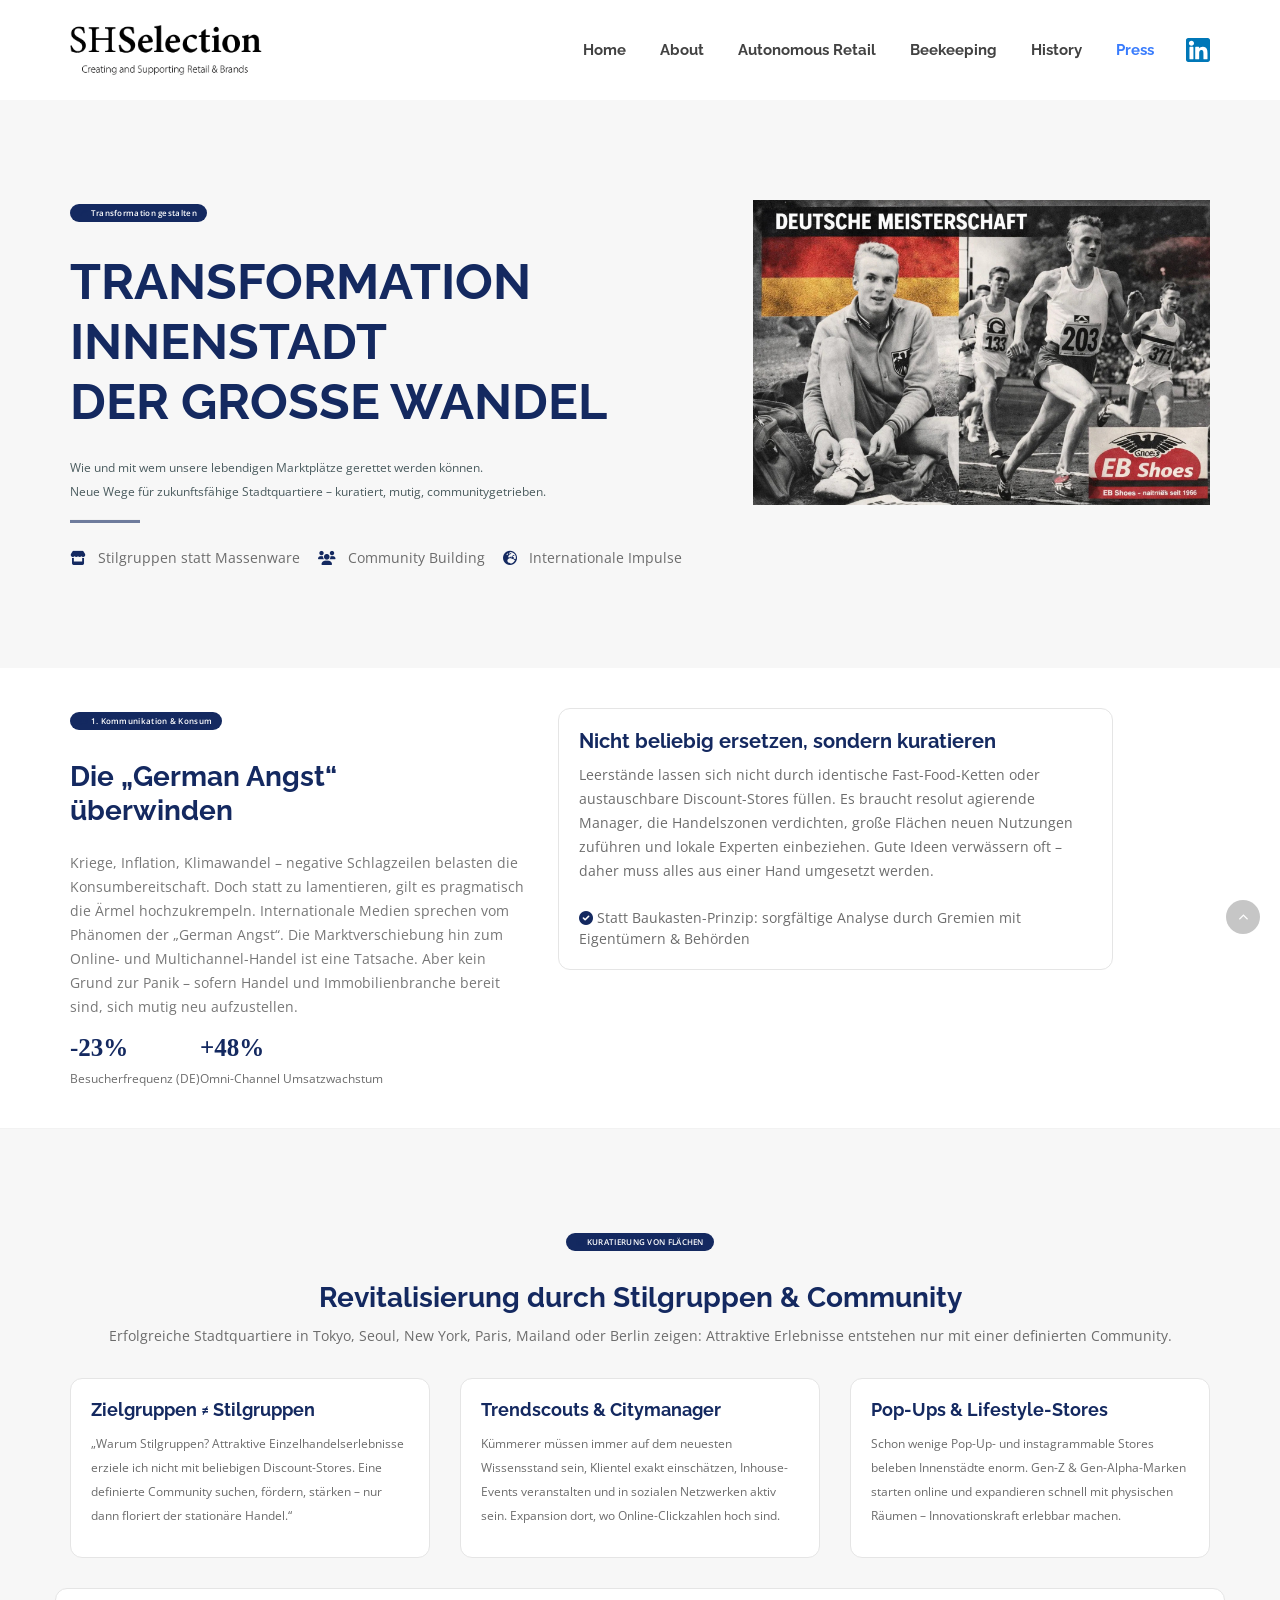
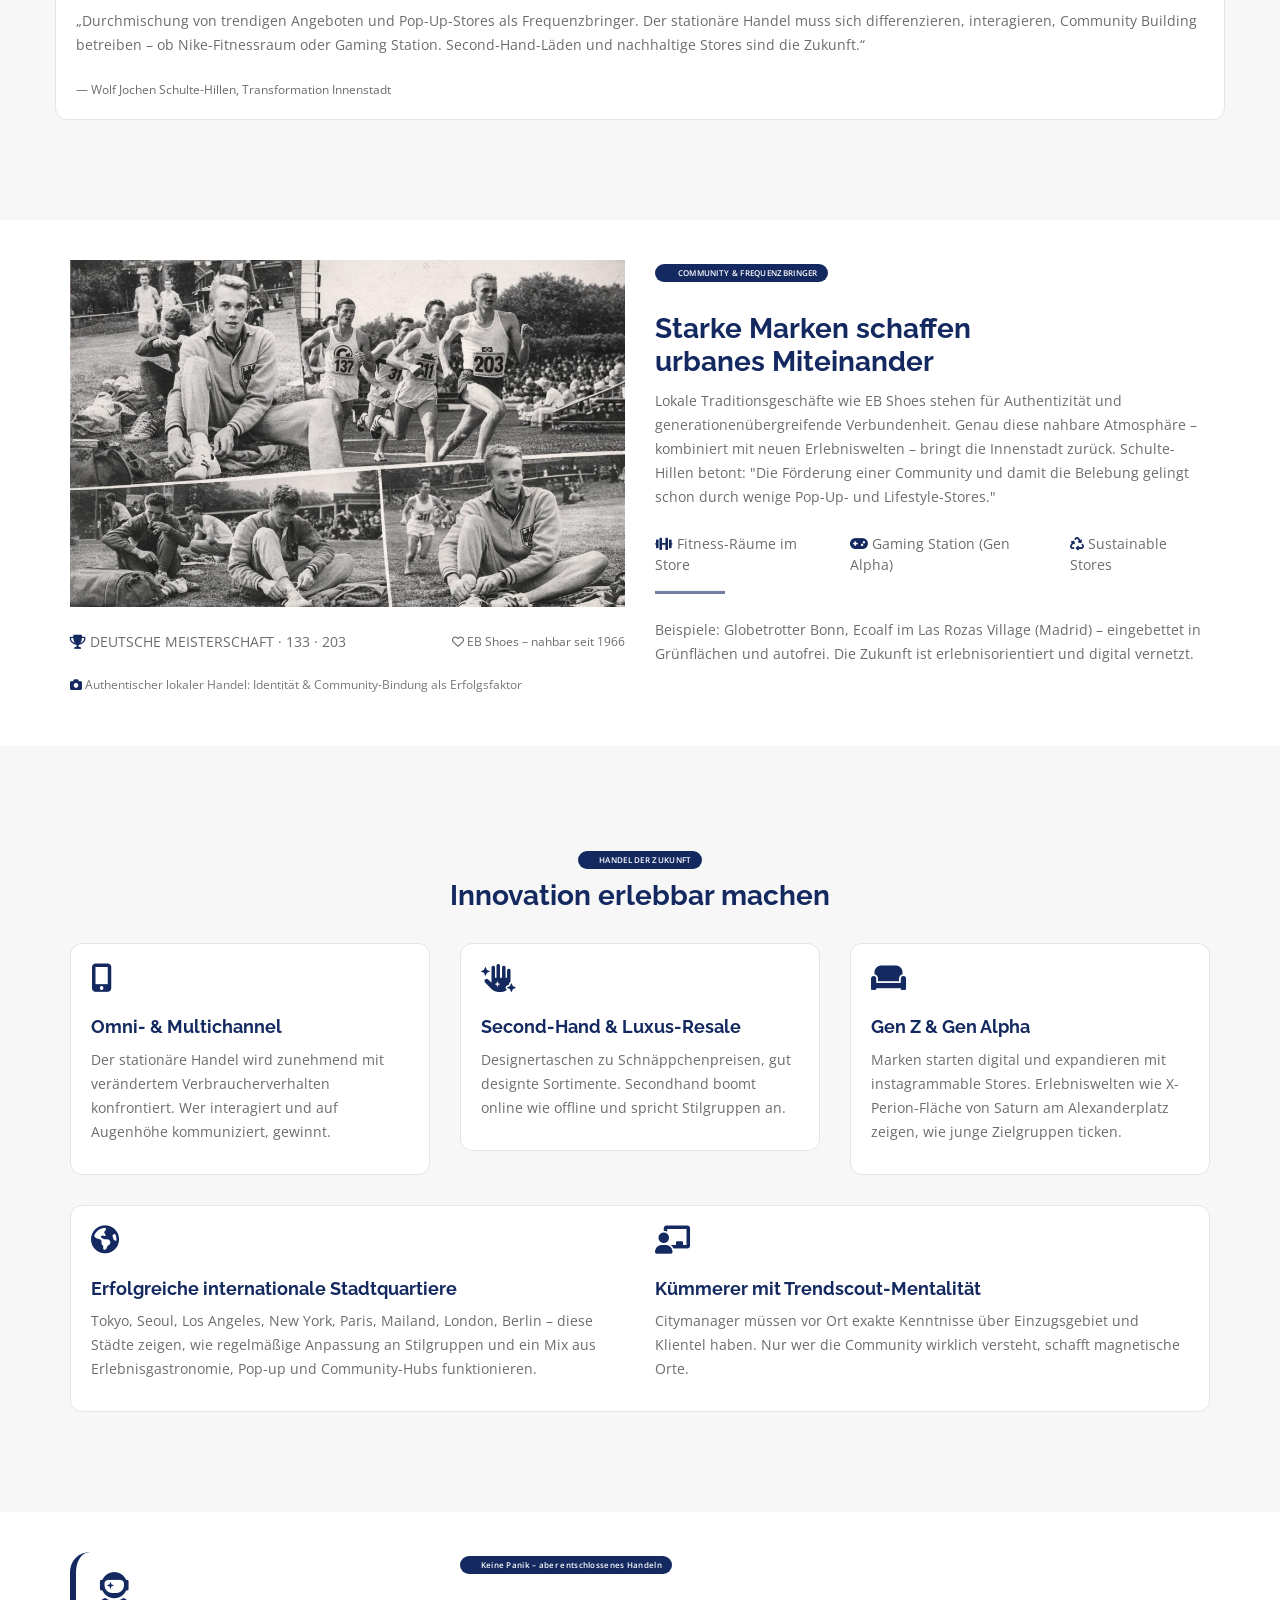
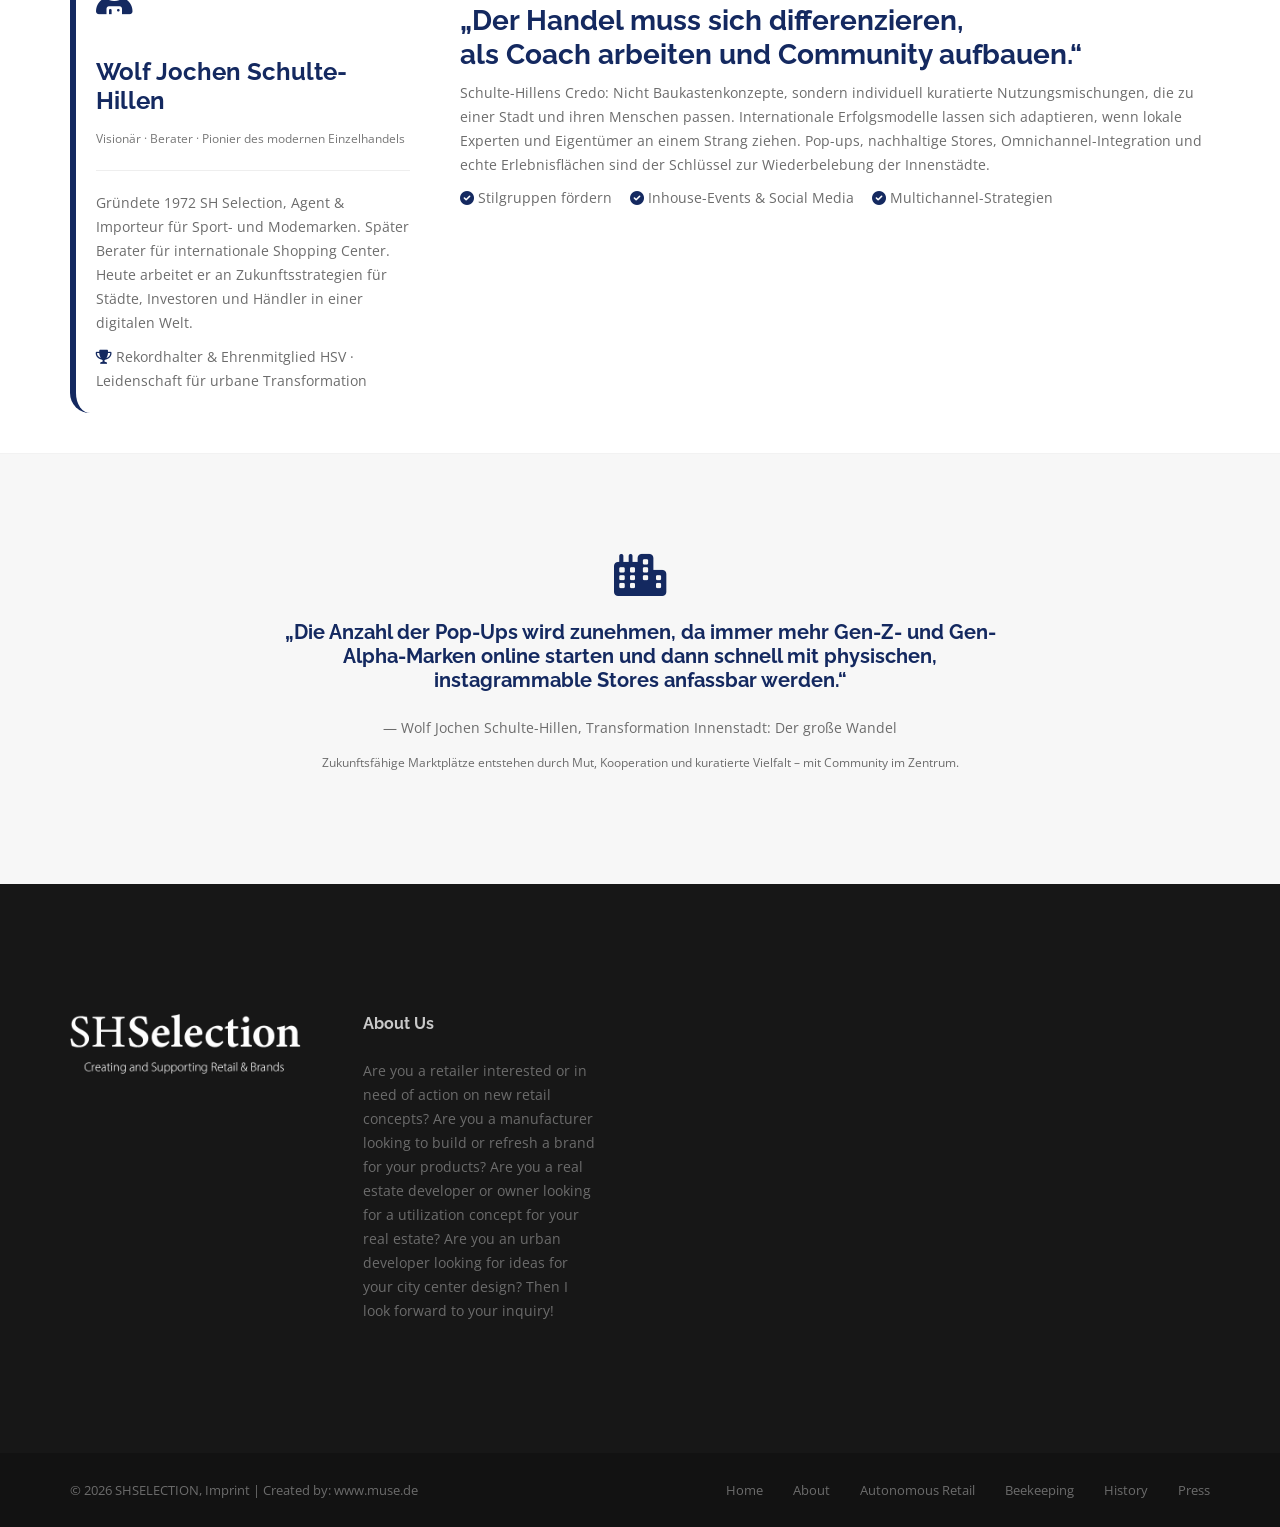
<file: press_detail.html>
<!DOCTYPE html>
<html lang="de">

<head>
  <meta charset="UTF-8">
  <meta name="viewport" content="width=device-width, initial-scale=1.0, user-scalable=yes">
  <title>SHSELECTION | Presses Melbourne</title>
  <!-- Bootstrap 5 CSS + Icons + primary theme -->




  <!-- Google Fonts -->
  <link href='https://fonts.googleapis.com/css?family=Raleway:400,600,700%7COpen+Sans:400,400i,700%7CNoto+Serif:400i'
    rel='stylesheet'>

  <!-- Font Awesome 6 (free icons) -->
  <link rel="stylesheet" href="https://cdnjs.cloudflare.com/ajax/libs/font-awesome/6.0.0-beta3/css/all.min.css">

  <!-- Css -->
  <link rel="stylesheet" href="css/bootstrap.min.css" />

  <link rel="stylesheet" href="css/magnific-popup.css" />
  <link rel="stylesheet" href="revolution/css/settings.css" />
  <link rel="stylesheet" href="css/font-icons.css" />
  <link rel="stylesheet" type="text/css" href="css/aos.css">
  <link rel="stylesheet" href="css/rev-slider.css" />
  <link rel="stylesheet" href="css/sliders.css" />
  <link rel="stylesheet" href="css/style.css" />
  <link rel="stylesheet" href="css/colors/blue.css" />



  <!-- Favicons -->
  <link rel="shortcut icon" href="img/favicon.ico">
  <link rel="apple-touch-icon" href="img/apple-touch-icon.png">
  <link rel="apple-touch-icon" sizes="72x72" href="img/apple-touch-icon-72x72.png">
  <link rel="apple-touch-icon" sizes="114x114" href="img/apple-touch-icon-114x114.png">


  <style>
    .display-title {
      font-size: 3.8rem;
      font-weight: 700;
      line-height: 1.2;
    }

    .display-title span {
      color: #142960;
    }

    @media (min-width: 768px) {
      .display-title {
        font-size: 5rem;
      }
    }

    .lead-custom {
      font-size: 1.2rem;
      font-weight: 400;
      color: #4a5b5e;
    }

    /* navbar & brand */
    .navbar-brand {
      font-weight: 700;
      font-size: 1.7rem;
      letter-spacing: -0.3px;
    }

    .nav-link {
      font-weight: 500;
      font-size: 0.95rem;
      text-transform: uppercase;
      letter-spacing: 0.5px;
      transition: 0.2s;
    }

    /* cards & containers */
    .section-container {
      padding: 4rem 0;
      border-bottom: 1px solid rgba(0, 0, 0, 0.05);
    }

    .section-container:last-child {
      border-bottom: none;
    }

    .bg-warm {
      background-color: #f5efe8;
    }


    .quote-mark {
      font-size: 4rem;
      line-height: 1;
      color: #142960;
      font-family: serif;
      opacity: 0.6;
    }

    .person-card {
      background: #ffffffdd;
      backdrop-filter: blur(2px);
      border-radius: 2rem;
      border-left: 6px solid #142960;
      padding: 20px;
    }



    /* image styling – responsive, object-fit */
    .img-preview {
      width: 100%;
      height: auto;
    }

    .img-preview img {
      width: 100%;
      height: 100%;
      object-fit: cover;
    }


    .icon-accent {
      color: #142960;
      margin-right: 8px;
    }

    .stat-number {
      font-size: 2.5rem;
      font-weight: 700;
      font-family: 'Cormorant Garamond', serif;
      color: #142960;
    }

    hr.divider-gold {
      width: 70px;
      height: 3px;
      background: #142960;
      opacity: 0.6;
      margin: 1.5rem 0;
    }

    @media (max-width: 768px) {
      .section-container {
        padding: 2.5rem 0;
      }

      .display-title {
        font-size: 2.6rem;
      }
    }


    .gap-3 {
      gap: 18px;
    }

    .img-fluid {
      width: 100%;
      height: auto;
    }

    .img-fluid img {
      width: 100%;
      height: 100%;
      display: block;
    }

    .fa-check-circle {
      color: #142960;
    }

    .fas {
      color: #142960;
    }

    .mt-3 {
      margin-top: 24px;
    }

    .mt-2 {
      margin-top: 20px;
    }

    .justify-content-between {
      justify-content: space-between;
    }

    .mb-3 {
      margin-bottom: 24px;
    }
  </style>
</head>

<body class="relative raleway grid-1440">

  <!-- Preloader -->
  <div class="loader-mask">
    <div class="loader">
      <div></div>
      <div></div>
    </div>
  </div>


  <main class="main-wrapper">

    <header class="nav-type-3">


      <nav class="navbar navbar-static-top">
        <div class="navigation" id="sticky-nav">
          <div class="container relative">

            <div class="row">

              <div class="navbar-header">
                <!-- Logo -->
                <div class="logo-container">
                  <div class="logo-wrap">
                    <a href="index.html">
                      <img class="logo-dark" src="img/logo.png" alt="logo">
                    </a>
                  </div>
                </div>
                <button type="button" class="navbar-toggle" data-toggle="collapse" data-target="#navbar-collapse">
                  <span class="sr-only">Toggle navigation</span>
                  <span class="icon-bar"></span>
                  <span class="icon-bar"></span>
                  <span class="icon-bar"></span>
                </button>
              </div> <!-- end navbar-header -->

              <div class="nav-wrap right">
                <div class="collapse navbar-collapse text-center" id="navbar-collapse">
                  <ul class="nav navbar-nav navbar-right">
                    <li>
                      <a href="index.html">Home</a>
                    </li>
                    <li>
                      <a href="about.html">About</a>
                    </li>
                    <li>
                      <a href="autonomous_retail.html">Autonomous Retail</a>
                    </li>
                    <li>
                      <a href="beekeeping.html">Beekeeping</a>
                    </li>
                    <li>
                      <a href="history.html">History</a>
                    </li>
                    <li class="active">
                      <a href="press.html">Press</a>
                    </li>
                    <!-- Nav right -->
                    <li class="nav-right hidden-sm hidden-xs">
                      <ul>
                        <li>
                          <a href="https://www.linkedin.com/in/wjsh/" target="_blank" class="header_icon">
                            <img src="img/linkedin_icon.svg" alt="#">
                          </a>
                        </li>
                      </ul>
                    </li>

                  </ul> <!-- end menu -->
                </div> <!-- end collapse -->
              </div> <!-- end col -->

            </div> <!-- end row -->
          </div> <!-- end container -->
        </div> <!-- end navigation -->
      </nav> <!-- end navbar -->
    </header>


    <div class="content-wrapper oh">
      <!-- Hero section: Der große Wandel -->
      <section class="section-wrap bg-light">
        <div class="container">
          <div class="row g-4 align-items-center">
            <div class="col-lg-7">
              <span class="insight-badge"><i class="fas fa-chart-line me-1"></i> Transformation gestalten</span>
              <h1 class="display-title mt-2">TRANSFORMATION INNENSTADT<br><span>DER GROSSE
                  WANDEL</span></h1>
              <p class="lead-custom mt-3 fs-5">Wie und mit wem unsere lebendigen Marktplätze gerettet werden können.
                <br>Neue Wege für zukunftsfähige Stadtquartiere – kuratiert, mutig, communitygetrieben.
              </p>
              <hr class="divider-gold">
              <div class="d-flex flex-wrap gap-3 mt-3">
                <span><i class="fas fa-store icon-accent"></i> Stilgruppen statt Massenware</span>
                <span><i class="fas fa-users icon-accent"></i> Community Building</span>
                <span><i class="fas fa-globe-europe icon-accent"></i> Internationale Impulse</span>
              </div>
            </div>
            <div class="col-lg-5">
              <div class="img-fluid">
                <img src="img/presses_imgs/press_detail_img1.jpeg" alt="#">
              </div>
            </div>
          </div>
        </div>
      </section>

      <!-- Section 1: German Angst + Kommunikation -->
      <div class="section-container">
        <div class="container">
          <div class="row justify-content-between g-5">
            <div class="col-md-5">
              <span class="insight-badge bg-white border"><i class="fas fa-comment-dots me-1"></i> 1. Kommunikation &
                Konsum</span>
              <h2 class="mt-2 mb-3 fw-semibold">Die „German Angst“ <br>überwinden</h2>
              <p class="text-muted">Kriege, Inflation, Klimawandel – negative Schlagzeilen belasten die
                Konsumbereitschaft.
                Doch statt zu lamentieren, gilt es pragmatisch die Ärmel hochzukrempeln. Internationale Medien sprechen
                vom
                Phänomen der „German Angst“. Die Marktverschiebung hin zum Online- und Multichannel-Handel ist eine
                Tatsache. Aber kein Grund zur Panik – sofern Handel und Immobilienbranche bereit sind, sich mutig neu
                aufzustellen.</p>
              <div class="mt-4">
                <div class="d-flex gap-4">
                  <div><span class="stat-number">-23%</span><br><span class="small text-secondary">Besucherfrequenz
                      (DE)</span></div>
                  <div><span class="stat-number">+48%</span><br><span class="small text-secondary">Omni-Channel
                      Umsatzwachstum</span></div>
                </div>
              </div>
            </div>
            <div class="col-md-6">
              <div class="card-custom">
                <h4 class="fw-bold">Nicht beliebig ersetzen, sondern kuratieren</h4>
                <p>Leerstände lassen sich nicht durch identische Fast-Food-Ketten oder austauschbare Discount-Stores
                  füllen.
                  Es braucht resolut agierende Manager, die Handelszonen verdichten, große Flächen neuen Nutzungen
                  zuführen
                  und lokale Experten einbeziehen. Gute Ideen verwässern oft – daher muss alles aus einer Hand umgesetzt
                  werden.</p>
                <div class="mt-3"><i class="fas fa-check-circle me-1"></i> Statt
                  Baukasten-Prinzip:
                  sorgfältige Analyse durch Gremien mit Eigentümern & Behörden</div>
              </div>
            </div>
          </div>
        </div>
      </div>

      <!-- Section 2: Kuratierung & internationale Erfolge (core) -->
      <div id="kuratierung" class="section-wrap services_sec bg-light">
        <div class="container">
          <div class="text-center mb-5">
            <span class="insight-badge"><i class="fas fa-layer-group"></i> KURATIERUNG VON FLÄCHEN</span>
            <h2 class="mt-2">Revitalisierung durch Stilgruppen & Community</h2>
            <p>Erfolgreiche Stadtquartiere in Tokyo, Seoul, New York, Paris,
              Mailand
              oder Berlin zeigen: Attraktive Erlebnisse entstehen nur mit einer definierten Community.</p>
          </div>
          <div class="row g-4">
            <div class="col-md-6 col-lg-4">
              <div class="card-custom">
                <h5>Zielgruppen ≠ Stilgruppen</h5>
                <p class="small">„Warum Stilgruppen? Attraktive Einzelhandelserlebnisse erziele ich nicht mit beliebigen
                  Discount-Stores. Eine definierte Community suchen, fördern, stärken – nur dann floriert der stationäre
                  Handel.“</p>
              </div>
            </div>
            <div class="col-md-6 col-lg-4">
              <div class="card-custom">
                <h5>Trendscouts & Citymanager</h5>
                <p class="small">Kümmerer müssen immer auf dem neuesten Wissensstand sein, Klientel exakt einschätzen,
                  Inhouse-Events veranstalten und in sozialen Netzwerken aktiv sein. Expansion dort, wo
                  Online-Clickzahlen
                  hoch sind.</p>
              </div>
            </div>
            <div class="col-md-6 col-lg-4">
              <div class="card-custom  p-4">
                <h5>Pop-Ups & Lifestyle-Stores</h5>
                <p class="small">Schon wenige Pop-Up- und instagrammable Stores beleben Innenstädte enorm. Gen-Z &
                  Gen-Alpha-Marken starten online und expandieren schnell mit physischen Räumen – Innovationskraft
                  erlebbar
                  machen.</p>
              </div>
            </div>
          </div>
          <div class="row mt-5 pt-2">
            <div class="col-12">
              <div class="card-custom">
                <p class="fs-5 fst-italic mb-0">„Durchmischung von trendigen Angeboten und Pop-Up-Stores als
                  Frequenzbringer. Der stationäre Handel muss sich differenzieren, interagieren, Community Building
                  betreiben – ob Nike-Fitnessraum oder Gaming Station. Second-Hand-Läden und nachhaltige Stores sind die
                  Zukunft.“</p>
                <footer class="mt-3 small text-secondary">— Wolf Jochen Schulte-Hillen, Transformation Innenstadt
                </footer>
              </div>
            </div>
          </div>
        </div>
      </div>

      <!-- Community & Beispiele: mit Bild (aus WhatsApp Image) – da zwei Bilder ähnlich, platzieren wir exemplarisch die EB Shoes + Meisterschafts-Atmosphäre -->
      <div id="community" class="section-container">
        <div class="container">
          <div class="row align-items-center g-5">
            <div class="col-lg-6 order-lg-2">
              <div class="position-relative">
                <!-- Integration des WhatsApp Images: EB Shoes & Deutsche Meisterschaft Stimmung -->
                <div class="img-preview">
                  <img src="img/presses_imgs/press_detail_img2.jpeg" alt="#">
                </div>
                <div class="mt-3 d-flex justify-content-between align-items-center">
                  <span><i class="fas fa-trophy me-1"></i>
                    DEUTSCHE MEISTERSCHAFT · 133 · 203</span>
                  <span class="small fw-semibold text-secondary"><i class="far fa-heart"></i> EB Shoes – nahbar seit
                    1966</span>
                </div>
                <p class="mt-2 small text-muted"><i class="fas fa-camera"></i> Authentischer lokaler Handel: Identität &
                  Community-Bindung als Erfolgsfaktor</p>
              </div>
            </div>
            <div class="col-lg-6 order-lg-1">
              <span class="insight-badge"><i class="fas fa-handshake"></i> COMMUNITY & FREQUENZBRINGER</span>
              <h2 class="mt-2">Starke Marken schaffen <br>urbanes Miteinander</h2>
              <p>Lokale Traditionsgeschäfte wie EB Shoes stehen für Authentizität und generationenübergreifende
                Verbundenheit. Genau diese nahbare Atmosphäre – kombiniert mit neuen Erlebniswelten – bringt die
                Innenstadt
                zurück. Schulte-Hillen betont: "Die Förderung einer Community und damit die Belebung gelingt schon durch
                wenige Pop-Up- und Lifestyle-Stores."</p>
              <div class="mt-3 d-flex flex-wrap gap-3">
                <div class="bg-white"><i class="fas fa-dumbbell me-1"></i> Fitness-Räume
                  im
                  Store</div>
                <div class="bg-white"><i class="fas fa-gamepad me-1"></i> Gaming Station
                  (Gen
                  Alpha)</div>
                <div class="bg-white"><i class="fas fa-recycle me-1"></i> Sustainable
                  Stores
                </div>
              </div>
              <hr class="divider-gold">
              <p class="mt-3">Beispiele: Globetrotter Bonn, Ecoalf im Las Rozas Village (Madrid) – eingebettet in
                Grünflächen und autofrei. Die Zukunft ist erlebnisorientiert und digital vernetzt.</p>
            </div>
          </div>
        </div>
      </div>

      <!-- Zukunft: Omni-Channel, Secondhand, Gen Z/Alpha -->
      <div id="zukunft" class="section-wrap services_sec bg-light">
        <div class="container">
          <div class="row">
            <div class="col-12 text-center mb-4">
              <span class="insight-badge"><i class="fas fa-rocket"></i> HANDEL DER ZUKUNFT</span>
              <h2>Innovation erlebbar machen</h2>
            </div>
          </div>
          <div class="row g-4">
            <div class="col-md-4">
              <div class="card-custom h-100">
                <i class="fas fa-mobile-alt fa-2x mb-3"></i>
                <h5>Omni- & Multichannel</h5>
                <p>Der stationäre Handel wird zunehmend mit verändertem Verbraucherverhalten konfrontiert. Wer
                  interagiert
                  und auf Augenhöhe kommuniziert, gewinnt.</p>
              </div>
            </div>
            <div class="col-md-4">
              <div class="card-custom h-100">
                <i class="fas fa-hand-sparkles fa-2x mb-3"></i>
                <h5>Second-Hand & Luxus-Resale</h5>
                <p>Designertaschen zu Schnäppchenpreisen, gut designte Sortimente. Secondhand boomt online wie offline
                  und
                  spricht Stilgruppen an.</p>
              </div>
            </div>
            <div class="col-md-4">
              <div class="card-custom h-100">
                <i class="fas fa-couch fa-2x mb-3"></i>
                <h5>Gen Z & Gen Alpha</h5>
                <p>Marken starten digital und expandieren mit instagrammable Stores. Erlebniswelten wie X-Perion-Fläche
                  von
                  Saturn am Alexanderplatz zeigen, wie junge Zielgruppen ticken.</p>
              </div>
            </div>
          </div>
          <!-- Zusatz: Listing von internationalen Vorbildern -->
          <div class="mt-5 p-4 card-custom">
            <div class="row">
              <div class="col-md-6">
                <i class="fas fa-globe-americas fa-2x mb-3"></i>
                <h5 class="fw-bold">Erfolgreiche internationale Stadtquartiere</h5>
                <p>Tokyo, Seoul, Los Angeles, New York, Paris, Mailand, London, Berlin – diese Städte zeigen, wie
                  regelmäßige Anpassung an Stilgruppen und ein Mix aus Erlebnisgastronomie, Pop-up und Community-Hubs
                  funktionieren.</p>
              </div>
              <div class="col-md-6">
                <i class="fas fa-chalkboard-user fa-2x mb-3"></i>
                <h5 class="fw-bold">Kümmerer mit Trendscout-Mentalität</h5>
                <p>Citymanager müssen vor Ort exakte Kenntnisse über Einzugsgebiet und Klientel haben. Nur wer die
                  Community
                  wirklich versteht, schafft magnetische Orte.</p>
              </div>
            </div>
          </div>
        </div>
      </div>

      <!-- Person: Wolf Jochen Schulte-Hillen & Vision -->
      <div id="person" class="section-container">
        <div class="container">
          <div class="row g-5 align-items-center">
            <div class="col-lg-4">
              <div class="person-card p-4 shadow">
                <i class="fas fa-user-astronaut fa-3x mb-3"></i>
                <h3 class="fw-bold mt-2">Wolf Jochen Schulte-Hillen</h3>
                <p class="text-muted small">Visionär · Berater · Pionier des modernen Einzelhandels</p>
                <hr>
                <p>Gründete 1972 SH Selection, Agent & Importeur für Sport- und Modemarken. Später Berater für
                  internationale Shopping Center. Heute arbeitet er an Zukunftsstrategien für Städte, Investoren und
                  Händler
                  in einer digitalen Welt.</p>
                <p class="mb-0"><i class="fas fa-trophy me-1"></i> Rekordhalter & Ehrenmitglied HSV · Leidenschaft für
                  urbane Transformation</p>
              </div>
            </div>
            <div class="col-lg-8">
              <div class="ps-lg-3">
                <span class="insight-badge"><i class="fas fa-quote-right"></i> Keine Panik – aber entschlossenes
                  Handeln</span>
                <h2 class="mt-2">„Der Handel muss sich differenzieren,<br>als Coach arbeiten und Community aufbauen.“
                </h2>
                <p>Schulte-Hillens Credo: Nicht Baukastenkonzepte, sondern individuell kuratierte Nutzungsmischungen,
                  die zu
                  einer Stadt und ihren Menschen passen. Internationale Erfolgsmodelle lassen sich adaptieren, wenn
                  lokale
                  Experten und Eigentümer an einem Strang ziehen. Pop-ups, nachhaltige Stores, Omnichannel-Integration
                  und
                  echte Erlebnisflächen sind der Schlüssel zur Wiederbelebung der Innenstädte.</p>
                <div class="mt-4 d-flex gap-3 flex-wrap">
                  <div><i class="fas fa-check-circle text-success"></i> Stilgruppen fördern</div>
                  <div><i class="fas fa-check-circle text-success"></i> Inhouse-Events & Social Media</div>
                  <div><i class="fas fa-check-circle text-success"></i> Multichannel-Strategien</div>
                </div>
              </div>
            </div>
          </div>
        </div>
      </div>

      <!-- Abschluss: Zitate und Ausblick -->
      <section class="section-wrap services_sec bg-light">
        <div class="container text-center">
          <div class="d-flex justify-content-center">
            <div class="col-lg-8">
              <i class="fas fa-city fa-3x mb-3"></i>
              <h4 class="fw-light">„Die Anzahl der Pop-Ups wird zunehmen, da immer mehr Gen-Z- und Gen-Alpha-Marken
                online
                starten und dann schnell mit physischen, instagrammable Stores anfassbar werden.“</h4>
              <p class="mt-3 fst-italic">— Wolf Jochen Schulte-Hillen, Transformation Innenstadt: Der große Wandel</p>
              <p class="small text-secondary">Zukunftsfähige Marktplätze entstehen durch Mut, Kooperation und kuratierte
                Vielfalt – mit Community im Zentrum.</p>
            </div>
          </div>
        </div>
      </section>



      <!-- Footer Type-4 -->
            <footer class="footer footer-type-4 bg-dark">
                <div class="container">
                    <div class="footer-widgets pb-mdm-20">
                        <div class="row">

                            <div class="col-md-3 col-sm-6 col-xs-12">
                                <div class="widget footer-logo" data-aos="fade-up">
                                    <img src="img/footer_logo.png" alt="">
                                </div>
                            </div> <!-- end about us -->

                            <div class="col-md-3 col-sm-6 col-xs-12">
                                <div class="widget footer-about-us">
                                    <h5 class="widget-title" data-aos="fade-up">About Us</h5>
                                    <p class="mb-0" data-aos="fade-up">Are you a retailer interested or in need of
                                        action on new retail concepts? Are you a
                                        manufacturer looking to build or refresh a brand for your products? Are you a
                                        real estate developer
                                        or owner looking for a utilization concept for your real estate? Are you an
                                        urban developer looking
                                        for ideas for your city center design?

                                        Then I look forward to your inquiry!</p>
                                </div>
                            </div> <!-- end about us -->


                        </div>
                    </div>
                </div> <!-- end container -->

                <div class="bottom-footer">
                    <div class="container">
                        <div class="row">

                            <div class="col-sm-4 copyright sm-text-center">
                                <span>
                                    &copy; 2026 SHSELECTION,
                                    <a href="imprint.html" target="_blank">Imprint</a> |
                                    Created by: <a href="https://www.muse.de/" target="_blank">www.muse.de</a>
                                </span>
                            </div>

                            <div class="col-sm-8">
                                <ul class="bottom-footer-links text-right sm-text-center">
                                    <li><a href="index.html">Home</a></li>
                                    <li><a href="about.html">About</a></li>
                                    <li><a href="autonomous_retail.html">Autonomous Retail</a></li>
                                    <li><a href="beekeeping.html">Beekeeping</a></li>
                                    <li><a href="history.html">History</a></li>
                                    <li><a href="press.html">Press</a></li>
                                </ul>
                            </div>

                        </div>
                    </div>
                </div> <!-- end bottom footer -->
            </footer> <!-- end footer -->


      <div id="back-to-top">
        <a href="#top"><i class="fa fa-angle-up"></i></a>
      </div>


    </div>
  </main>





</body>
<!-- jQuery Scripts -->

<script type="text/javascript" src="js/jquery.min.js"></script>
<script type="text/javascript" src="js/aos.js"></script> 
<!-- Bootstrap JS Bundle -->
<script src="https://cdn.jsdelivr.net/npm/bootstrap@5.3.0-alpha1/dist/js/bootstrap.bundle.min.js"></script>
<script type="text/javascript" src="js/plugins.js"></script>
<script type="text/javascript" src="revolution/js/jquery.themepunch.tools.min.js"></script>
<script type="text/javascript" src="revolution/js/jquery.themepunch.revolution.min.js"></script>
<script type="text/javascript" src="js/rev-slider.js"></script>
<script type="text/javascript" src="js/scripts.js"></script>


<script type="text/javascript" src="revolution/js/extensions/revolution.extension.video.min.js"></script>
<script type="text/javascript" src="revolution/js/extensions/revolution.extension.carousel.min.js"></script>
<script type="text/javascript" src="revolution/js/extensions/revolution.extension.slideanims.min.js"></script>
<script type="text/javascript" src="revolution/js/extensions/revolution.extension.actions.min.js"></script>
<script type="text/javascript" src="revolution/js/extensions/revolution.extension.layeranimation.min.js"></script>
<script type="text/javascript" src="revolution/js/extensions/revolution.extension.kenburn.min.js"></script>
<script type="text/javascript" src="revolution/js/extensions/revolution.extension.navigation.min.js"></script>
<script type="text/javascript" src="revolution/js/extensions/revolution.extension.migration.min.js"></script>
<script type="text/javascript" src="revolution/js/extensions/revolution.extension.parallax.min.js"></script>

</html>
</file>
<file: revolution/css/settings.css>
/*-----------------------------------------------------------------------------

-	Revolution Slider 5.0 Default Style Settings -

Screen Stylesheet

version:   	5.4.0
date:      	11/02/17
author:		themepunch
email:     	info@themepunch.com
website:   	http://www.themepunch.com
-----------------------------------------------------------------------------*/
#debungcontrolls,.debugtimeline{width:100%;box-sizing:border-box}.rev_column,.rev_column .tp-parallax-wrap,.tp-svg-layer svg{vertical-align:top}#debungcontrolls{z-index:100000;position:fixed;bottom:0;height:auto;background:rgba(0,0,0,.6);padding:10px}.debugtimeline{height:10px;position:relative;margin-bottom:3px;display:none;white-space:nowrap}.debugtimeline:hover{height:15px}.the_timeline_tester{background:#e74c3c;position:absolute;top:0;left:0;height:100%;width:0}.debugtimeline.tl_slide .the_timeline_tester{background:#f39c12}.debugtimeline.tl_frame .the_timeline_tester{background:#3498db}.debugtimline_txt{color:#fff;font-weight:400;font-size:7px;position:absolute;left:10px;top:0;white-space:nowrap;line-height:10px}.rtl{direction:rtl}@font-face{font-family:revicons;src:url(../fonts/revicons/revicons.eot?5510888);src:url(../fonts/revicons/revicons.eot?5510888#iefix) format('embedded-opentype'),url(../fonts/revicons/revicons.woff?5510888) format('woff'),url(../fonts/revicons/revicons.ttf?5510888) format('truetype'),url(../fonts/revicons/revicons.svg?5510888#revicons) format('svg');font-weight:400;font-style:normal}[class*=" revicon-"]:before,[class^=revicon-]:before{font-family:revicons;font-style:normal;font-weight:400;speak:none;display:inline-block;text-decoration:inherit;width:1em;margin-right:.2em;text-align:center;font-variant:normal;text-transform:none;line-height:1em;margin-left:.2em}.revicon-search-1:before{content:'\e802'}.revicon-pencil-1:before{content:'\e831'}.revicon-picture-1:before{content:'\e803'}.revicon-cancel:before{content:'\e80a'}.revicon-info-circled:before{content:'\e80f'}.revicon-trash:before{content:'\e801'}.revicon-left-dir:before{content:'\e817'}.revicon-right-dir:before{content:'\e818'}.revicon-down-open:before{content:'\e83b'}.revicon-left-open:before{content:'\e819'}.revicon-right-open:before{content:'\e81a'}.revicon-angle-left:before{content:'\e820'}.revicon-angle-right:before{content:'\e81d'}.revicon-left-big:before{content:'\e81f'}.revicon-right-big:before{content:'\e81e'}.revicon-magic:before{content:'\e807'}.revicon-picture:before{content:'\e800'}.revicon-export:before{content:'\e80b'}.revicon-cog:before{content:'\e832'}.revicon-login:before{content:'\e833'}.revicon-logout:before{content:'\e834'}.revicon-video:before{content:'\e805'}.revicon-arrow-combo:before{content:'\e827'}.revicon-left-open-1:before{content:'\e82a'}.revicon-right-open-1:before{content:'\e82b'}.revicon-left-open-mini:before{content:'\e822'}.revicon-right-open-mini:before{content:'\e823'}.revicon-left-open-big:before{content:'\e824'}.revicon-right-open-big:before{content:'\e825'}.revicon-left:before{content:'\e836'}.revicon-right:before{content:'\e826'}.revicon-ccw:before{content:'\e808'}.revicon-arrows-ccw:before{content:'\e806'}.revicon-palette:before{content:'\e829'}.revicon-list-add:before{content:'\e80c'}.revicon-doc:before{content:'\e809'}.revicon-left-open-outline:before{content:'\e82e'}.revicon-left-open-2:before{content:'\e82c'}.revicon-right-open-outline:before{content:'\e82f'}.revicon-right-open-2:before{content:'\e82d'}.revicon-equalizer:before{content:'\e83a'}.revicon-layers-alt:before{content:'\e804'}.revicon-popup:before{content:'\e828'}.rev_slider_wrapper{position:relative;z-index:0;width:100%}.rev_slider{position:relative;overflow:visible}.entry-content .rev_slider a,.rev_slider a{box-shadow:none}.tp-overflow-hidden{overflow:hidden!important}.group_ov_hidden{overflow:hidden}.rev_slider img,.tp-simpleresponsive img{max-width:none!important;transition:none;margin:0;padding:0;border:none}.rev_slider .no-slides-text{font-weight:700;text-align:center;padding-top:80px}.rev_slider>ul,.rev_slider>ul>li,.rev_slider>ul>li:before,.rev_slider_wrapper>ul,.tp-revslider-mainul>li,.tp-revslider-mainul>li:before,.tp-simpleresponsive>ul,.tp-simpleresponsive>ul>li,.tp-simpleresponsive>ul>li:before{list-style:none!important;position:absolute;margin:0!important;padding:0!important;overflow-x:visible;overflow-y:visible;background-image:none;background-position:0 0;text-indent:0;top:0;left:0}.rev_slider>ul>li,.rev_slider>ul>li:before,.tp-revslider-mainul>li,.tp-revslider-mainul>li:before,.tp-simpleresponsive>ul>li,.tp-simpleresponsive>ul>li:before{visibility:hidden}.tp-revslider-mainul,.tp-revslider-slidesli{padding:0!important;margin:0!important;list-style:none!important}.fullscreen-container,.fullwidthbanner-container{padding:0;position:relative}.rev_slider li.tp-revslider-slidesli{position:absolute!important}.tp-caption .rs-untoggled-content{display:block}.tp-caption .rs-toggled-content{display:none}.rs-toggle-content-active.tp-caption .rs-toggled-content{display:block}.rs-toggle-content-active.tp-caption .rs-untoggled-content{display:none}.rev_slider .caption,.rev_slider .tp-caption{position:relative;visibility:hidden;white-space:nowrap;display:block;-webkit-font-smoothing:antialiased!important;z-index:1}.rev_slider .caption,.rev_slider .tp-caption,.tp-simpleresponsive img{-moz-user-select:none;-khtml-user-select:none;-webkit-user-select:none;-o-user-select:none}.rev_slider .tp-mask-wrap .tp-caption,.rev_slider .tp-mask-wrap :last-child,.wpb_text_column .rev_slider .tp-mask-wrap .tp-caption,.wpb_text_column .rev_slider .tp-mask-wrap :last-child{margin-bottom:0}.tp-svg-layer svg{width:100%;height:100%;position:relative}.tp-carousel-wrapper{cursor:url(openhand.cur),move}.tp-carousel-wrapper.dragged{cursor:url(closedhand.cur),move}.tp_inner_padding{box-sizing:border-box;max-height:none!important}.tp-caption.tp-layer-selectable{-moz-user-select:all;-khtml-user-select:all;-webkit-user-select:all;-o-user-select:all}.tp-caption.tp-hidden-caption,.tp-forcenotvisible,.tp-hide-revslider,.tp-parallax-wrap.tp-hidden-caption{visibility:hidden!important;display:none!important}.rev_slider audio,.rev_slider embed,.rev_slider iframe,.rev_slider object,.rev_slider video{max-width:none!important}.tp-element-background{position:absolute;top:0;left:0;width:100%;height:100%;z-index:0}.tp-blockmask,.tp-blockmask_in,.tp-blockmask_out{position:absolute;top:0;left:0;width:100%;height:100%;background:#fff;z-index:1000;transform:scaleX(0) scaleY(0)}.rev_row_zone{position:absolute;width:100%;left:0;box-sizing:border-box;min-height:50px;font-size:0}.rev_column_inner,.rev_slider .tp-caption.rev_row{position:relative;width:100%!important;box-sizing:border-box}.rev_row_zone_top{top:0}.rev_row_zone_middle{top:50%;transform:translateY(-50%)}.rev_row_zone_bottom{bottom:0}.rev_slider .tp-caption.rev_row{display:table;table-layout:fixed;vertical-align:top;height:auto!important;font-size:0}.rev_column{display:table-cell;position:relative;height:auto;box-sizing:border-box;font-size:0}.rev_column_inner{display:block;height:auto!important;white-space:normal!important}.rev_column_bg{width:100%;height:100%;position:absolute;top:0;left:0;z-index:0;box-sizing:border-box;background-clip:content-box;border:0 solid transparent}.tp-caption .backcorner,.tp-caption .backcornertop,.tp-caption .frontcorner,.tp-caption .frontcornertop{height:0;top:0;width:0;position:absolute}.rev_column_inner .tp-loop-wrap,.rev_column_inner .tp-mask-wrap,.rev_column_inner .tp-parallax-wrap{text-align:inherit}.rev_column_inner .tp-mask-wrap{display:inline-block}.rev_column_inner .tp-parallax-wrap,.rev_column_inner .tp-parallax-wrap .tp-loop-wrap,.rev_column_inner .tp-parallax-wrap .tp-mask-wrap{position:relative!important;left:auto!important;top:auto!important;line-height:0}.tp-video-play-button,.tp-video-play-button i{line-height:50px!important;vertical-align:top;text-align:center}.rev_column_inner .rev_layer_in_column,.rev_column_inner .tp-parallax-wrap,.rev_column_inner .tp-parallax-wrap .tp-loop-wrap,.rev_column_inner .tp-parallax-wrap .tp-mask-wrap{vertical-align:top}.rev_break_columns{display:block!important}.rev_break_columns .tp-parallax-wrap.rev_column{display:block!important;width:100%!important}.fullwidthbanner-container{overflow:hidden}.fullwidthbanner-container .fullwidthabanner{width:100%;position:relative}.tp-static-layers{position:absolute;z-index:101;top:0;left:0}.tp-caption .frontcorner{border-left:40px solid transparent;border-right:0 solid transparent;border-top:40px solid #00A8FF;left:-40px}.tp-caption .backcorner{border-left:0 solid transparent;border-right:40px solid transparent;border-bottom:40px solid #00A8FF;right:0}.tp-caption .frontcornertop{border-left:40px solid transparent;border-right:0 solid transparent;border-bottom:40px solid #00A8FF;left:-40px}.tp-caption .backcornertop{border-left:0 solid transparent;border-right:40px solid transparent;border-top:40px solid #00A8FF;right:0}.tp-layer-inner-rotation{position:relative!important}img.tp-slider-alternative-image{width:100%;height:auto}.caption.fullscreenvideo,.rs-background-video-layer,.tp-caption.coverscreenvideo,.tp-caption.fullscreenvideo{width:100%;height:100%;top:0;left:0;position:absolute}.noFilterClass{filter:none!important}.rs-background-video-layer{visibility:hidden;z-index:0}.caption.fullscreenvideo audio,.caption.fullscreenvideo iframe,.caption.fullscreenvideo video,.tp-caption.fullscreenvideo iframe,.tp-caption.fullscreenvideo iframe audio,.tp-caption.fullscreenvideo iframe video{width:100%!important;height:100%!important;display:none}.fullcoveredvideo audio,.fullscreenvideo audio .fullcoveredvideo video,.fullscreenvideo video{background:#000}.fullcoveredvideo .tp-poster{background-position:center center;background-size:cover;width:100%;height:100%;top:0;left:0}.videoisplaying .html5vid .tp-poster{display:none}.tp-video-play-button{background:#000;background:rgba(0,0,0,.3);border-radius:5px;position:absolute;top:50%;left:50%;color:#FFF;margin-top:-25px;margin-left:-25px;cursor:pointer;width:50px;height:50px;box-sizing:border-box;display:inline-block;z-index:4;opacity:0;transition:opacity .3s ease-out!important}.tp-audio-html5 .tp-video-play-button,.tp-hiddenaudio{display:none!important}.tp-caption .html5vid{width:100%!important;height:100%!important}.tp-video-play-button i{width:50px;height:50px;display:inline-block;font-size:40px!important}.rs-fullvideo-cover,.tp-dottedoverlay,.tp-shadowcover{height:100%;top:0;left:0;position:absolute}.tp-caption:hover .tp-video-play-button{opacity:1;display:block}.tp-caption .tp-revstop{display:none;border-left:5px solid #fff!important;border-right:5px solid #fff!important;margin-top:15px!important;line-height:20px!important;vertical-align:top;font-size:25px!important}.tp-seek-bar,.tp-video-button,.tp-volume-bar{outline:0;line-height:12px;margin:0;cursor:pointer}.videoisplaying .revicon-right-dir{display:none}.videoisplaying .tp-revstop{display:inline-block}.videoisplaying .tp-video-play-button{display:none}.fullcoveredvideo .tp-video-play-button{display:none!important}.fullscreenvideo .fullscreenvideo audio,.fullscreenvideo .fullscreenvideo video{object-fit:contain!important}.fullscreenvideo .fullcoveredvideo audio,.fullscreenvideo .fullcoveredvideo video{object-fit:cover!important}.tp-video-controls{position:absolute;bottom:0;left:0;right:0;padding:5px;opacity:0;transition:opacity .3s;background-image:linear-gradient(to bottom,#000 13%,#323232 100%);display:table;max-width:100%;overflow:hidden;box-sizing:border-box}.rev-btn.rev-hiddenicon i,.rev-btn.rev-withicon i{transition:all .2s ease-out!important;font-size:15px}.tp-caption:hover .tp-video-controls{opacity:.9}.tp-video-button{background:rgba(0,0,0,.5);border:0;border-radius:3px;font-size:12px;color:#fff;padding:0}.tp-video-button:hover{cursor:pointer}.tp-video-button-wrap,.tp-video-seek-bar-wrap,.tp-video-vol-bar-wrap{padding:0 5px;display:table-cell;vertical-align:middle}.tp-video-seek-bar-wrap{width:80%}.tp-video-vol-bar-wrap{width:20%}.tp-seek-bar,.tp-volume-bar{width:100%;padding:0}.rs-fullvideo-cover{width:100%;background:0 0;z-index:5}.disabled_lc .tp-video-play-button,.rs-background-video-layer audio::-webkit-media-controls,.rs-background-video-layer video::-webkit-media-controls,.rs-background-video-layer video::-webkit-media-controls-start-playback-button{display:none!important}.tp-audio-html5 .tp-video-controls{opacity:1!important;visibility:visible!important}.tp-dottedoverlay{background-repeat:repeat;width:100%;z-index:3}.tp-dottedoverlay.twoxtwo{background:url(../assets/gridtile.png)}.tp-dottedoverlay.twoxtwowhite{background:url(../assets/gridtile_white.png)}.tp-dottedoverlay.threexthree{background:url(../assets/gridtile_3x3.png)}.tp-dottedoverlay.threexthreewhite{background:url(../assets/gridtile_3x3_white.png)}.tp-shadowcover{width:100%;background:#fff;z-index:-1}.tp-shadow1{box-shadow:0 10px 6px -6px rgba(0,0,0,.8)}.tp-shadow2:after,.tp-shadow2:before,.tp-shadow3:before,.tp-shadow4:after{z-index:-2;position:absolute;content:"";bottom:10px;left:10px;width:50%;top:85%;max-width:300px;background:0 0;box-shadow:0 15px 10px rgba(0,0,0,.8);transform:rotate(-3deg)}.tp-shadow2:after,.tp-shadow4:after{transform:rotate(3deg);right:10px;left:auto}.tp-shadow5{position:relative;box-shadow:0 1px 4px rgba(0,0,0,.3),0 0 40px rgba(0,0,0,.1) inset}.tp-shadow5:after,.tp-shadow5:before{content:"";position:absolute;z-index:-2;box-shadow:0 0 25px 0 rgba(0,0,0,.6);top:30%;bottom:0;left:20px;right:20px;border-radius:100px/20px}.tp-button{padding:6px 13px 5px;border-radius:3px;height:30px;cursor:pointer;color:#fff!important;text-shadow:0 1px 1px rgba(0,0,0,.6)!important;font-size:15px;line-height:45px!important;font-family:arial,sans-serif;font-weight:700;letter-spacing:-1px;text-decoration:none}.tp-button.big{color:#fff;text-shadow:0 1px 1px rgba(0,0,0,.6);font-weight:700;padding:9px 20px;font-size:19px;line-height:57px!important}.purchase:hover,.tp-button.big:hover,.tp-button:hover{background-position:bottom,15px 11px}.purchase.green,.purchase:hover.green,.tp-button.green,.tp-button:hover.green{background-color:#21a117;box-shadow:0 3px 0 0 #104d0b}.purchase.blue,.purchase:hover.blue,.tp-button.blue,.tp-button:hover.blue{background-color:#1d78cb;box-shadow:0 3px 0 0 #0f3e68}.purchase.red,.purchase:hover.red,.tp-button.red,.tp-button:hover.red{background-color:#cb1d1d;box-shadow:0 3px 0 0 #7c1212}.purchase.orange,.purchase:hover.orange,.tp-button.orange,.tp-button:hover.orange{background-color:#f70;box-shadow:0 3px 0 0 #a34c00}.purchase.darkgrey,.purchase:hover.darkgrey,.tp-button.darkgrey,.tp-button.grey,.tp-button:hover.darkgrey,.tp-button:hover.grey{background-color:#555;box-shadow:0 3px 0 0 #222}.purchase.lightgrey,.purchase:hover.lightgrey,.tp-button.lightgrey,.tp-button:hover.lightgrey{background-color:#888;box-shadow:0 3px 0 0 #555}.rev-btn,.rev-btn:visited{outline:0!important;box-shadow:none!important;text-decoration:none!important;line-height:44px;font-size:17px;font-weight:500;padding:12px 35px;box-sizing:border-box;font-family:Roboto,sans-serif;cursor:pointer}.rev-btn.rev-uppercase,.rev-btn.rev-uppercase:visited{text-transform:uppercase;letter-spacing:1px;font-size:15px;font-weight:900}.rev-btn.rev-withicon i{font-weight:400;position:relative;top:0;margin-left:10px!important}.rev-btn.rev-hiddenicon i{font-weight:400;position:relative;top:0;opacity:0;margin-left:0!important;width:0!important}.rev-btn.rev-hiddenicon:hover i{opacity:1!important;margin-left:10px!important;width:auto!important}.rev-btn.rev-medium,.rev-btn.rev-medium:visited{line-height:36px;font-size:14px;padding:10px 30px}.rev-btn.rev-medium.rev-hiddenicon i,.rev-btn.rev-medium.rev-withicon i{font-size:14px;top:0}.rev-btn.rev-small,.rev-btn.rev-small:visited{line-height:28px;font-size:12px;padding:7px 20px}.rev-btn.rev-small.rev-hiddenicon i,.rev-btn.rev-small.rev-withicon i{font-size:12px;top:0}.rev-maxround{border-radius:30px}.rev-minround{border-radius:3px}.rev-burger{position:relative;width:60px;height:60px;box-sizing:border-box;padding:22px 0 0 14px;border-radius:50%;border:1px solid rgba(51,51,51,.25);-webkit-tap-highlight-color:transparent;cursor:pointer}.rev-burger span{display:block;width:30px;height:3px;background:#333;transition:.7s;pointer-events:none;transform-style:flat!important}.rev-burger.revb-white span,.rev-burger.revb-whitenoborder span{background:#fff}.rev-burger span:nth-child(2){margin:3px 0}#dialog_addbutton .rev-burger:hover :first-child,.open .rev-burger :first-child,.open.rev-burger :first-child{transform:translateY(6px) rotate(-45deg)}#dialog_addbutton .rev-burger:hover :nth-child(2),.open .rev-burger :nth-child(2),.open.rev-burger :nth-child(2){transform:rotate(-45deg);opacity:0}#dialog_addbutton .rev-burger:hover :last-child,.open .rev-burger :last-child,.open.rev-burger :last-child{transform:translateY(-6px) rotate(-135deg)}.rev-burger.revb-white{border:2px solid rgba(255,255,255,.2)}.rev-burger.revb-darknoborder,.rev-burger.revb-whitenoborder{border:0}.rev-burger.revb-darknoborder span{background:#333}.rev-burger.revb-whitefull{background:#fff;border:none}.rev-burger.revb-whitefull span{background:#333}.rev-burger.revb-darkfull{background:#333;border:none}.rev-burger.revb-darkfull span,.rev-scroll-btn.revs-fullwhite{background:#fff}@keyframes rev-ani-mouse{0%{opacity:1;top:29%}15%{opacity:1;top:50%}50%{opacity:0;top:50%}100%{opacity:0;top:29%}}.rev-scroll-btn{display:inline-block;position:relative;left:0;right:0;text-align:center;cursor:pointer;width:35px;height:55px;box-sizing:border-box;border:3px solid #fff;border-radius:23px}.rev-scroll-btn>*{display:inline-block;line-height:18px;font-size:13px;font-weight:400;color:#fff;font-family:proxima-nova,"Helvetica Neue",Helvetica,Arial,sans-serif;letter-spacing:2px}.rev-scroll-btn>.active,.rev-scroll-btn>:focus,.rev-scroll-btn>:hover{color:#fff}.rev-scroll-btn>.active,.rev-scroll-btn>:active,.rev-scroll-btn>:focus,.rev-scroll-btn>:hover{opacity:.8}.rev-scroll-btn.revs-fullwhite span{background:#333}.rev-scroll-btn.revs-fulldark{background:#333;border:none}.rev-scroll-btn.revs-fulldark span,.tp-bullet{background:#fff}.rev-scroll-btn span{position:absolute;display:block;top:29%;left:50%;width:8px;height:8px;margin:-4px 0 0 -4px;background:#fff;border-radius:50%;animation:rev-ani-mouse 2.5s linear infinite}.rev-scroll-btn.revs-dark{border-color:#333}.rev-scroll-btn.revs-dark span{background:#333}.rev-control-btn{position:relative;display:inline-block;z-index:5;color:#FFF;font-size:20px;line-height:60px;font-weight:400;font-style:normal;font-family:Raleway;text-decoration:none;text-align:center;background-color:#000;border-radius:50px;text-shadow:none;background-color:rgba(0,0,0,.5);width:60px;height:60px;box-sizing:border-box;cursor:pointer}.rev-cbutton-dark-sr,.rev-cbutton-light-sr{border-radius:3px}.rev-cbutton-light,.rev-cbutton-light-sr{color:#333;background-color:rgba(255,255,255,.75)}.rev-sbutton{line-height:37px;width:37px;height:37px}.rev-sbutton-blue{background-color:#3B5998}.rev-sbutton-lightblue{background-color:#00A0D1}.rev-sbutton-red{background-color:#DD4B39}.tp-bannertimer{visibility:hidden;width:100%;height:5px;background:#000;background:rgba(0,0,0,.15);position:absolute;z-index:200;top:0}.tp-bannertimer.tp-bottom{top:auto;bottom:0!important;height:5px}.tp-caption img{background:0 0;-ms-filter:"progid:DXImageTransform.Microsoft.gradient(startColorstr=#00FFFFFF,endColorstr=#00FFFFFF)";filter:progid:DXImageTransform.Microsoft.gradient(startColorstr=#00FFFFFF, endColorstr=#00FFFFFF);zoom:1}.caption.slidelink a div,.tp-caption.slidelink a div{width:3000px;height:1500px;background:url(../assets/coloredbg.png)}.tp-caption.slidelink a span{background:url(../assets/coloredbg.png)}.tp-loader.spinner0,.tp-loader.spinner5{background-image:url(../assets/loader.gif);background-repeat:no-repeat}.tp-shape{width:100%;height:100%}.tp-caption .rs-starring{display:inline-block}.tp-caption .rs-starring .star-rating{float:none;display:inline-block;vertical-align:top;color:#FFC321!important}.tp-caption .rs-starring .star-rating,.tp-caption .rs-starring-page .star-rating{position:relative;height:1em;width:5.4em;font-family:star;font-size:1em!important}.tp-loader.spinner0,.tp-loader.spinner1{width:40px;height:40px;margin-top:-20px;margin-left:-20px;animation:tp-rotateplane 1.2s infinite ease-in-out;background-color:#fff;border-radius:3px;box-shadow:0 0 20px 0 rgba(0,0,0,.15)}.tp-caption .rs-starring .star-rating:before,.tp-caption .rs-starring-page .star-rating:before{content:"\73\73\73\73\73";color:#E0DADF;float:left;top:0;left:0;position:absolute}.tp-caption .rs-starring .star-rating span{overflow:hidden;float:left;top:0;left:0;position:absolute;padding-top:1.5em;font-size:1em!important}.tp-caption .rs-starring .star-rating span:before{content:"\53\53\53\53\53";top:0;position:absolute;left:0}.tp-loader{top:50%;left:50%;z-index:10000;position:absolute}.tp-loader.spinner0{background-position:center center}.tp-loader.spinner5{background-position:10px 10px;background-color:#fff;margin:-22px;width:44px;height:44px;border-radius:3px}@keyframes tp-rotateplane{0%{transform:perspective(120px) rotateX(0) rotateY(0)}50%{transform:perspective(120px) rotateX(-180.1deg) rotateY(0)}100%{transform:perspective(120px) rotateX(-180deg) rotateY(-179.9deg)}}.tp-loader.spinner2{width:40px;height:40px;margin-top:-20px;margin-left:-20px;background-color:red;box-shadow:0 0 20px 0 rgba(0,0,0,.15);border-radius:100%;animation:tp-scaleout 1s infinite ease-in-out}@keyframes tp-scaleout{0%{transform:scale(0)}100%{transform:scale(1);opacity:0}}.tp-loader.spinner3{margin:-9px 0 0 -35px;width:70px;text-align:center}.tp-loader.spinner3 .bounce1,.tp-loader.spinner3 .bounce2,.tp-loader.spinner3 .bounce3{width:18px;height:18px;background-color:#fff;box-shadow:0 0 20px 0 rgba(0,0,0,.15);border-radius:100%;display:inline-block;animation:tp-bouncedelay 1.4s infinite ease-in-out;animation-fill-mode:both}.tp-loader.spinner3 .bounce1{animation-delay:-.32s}.tp-loader.spinner3 .bounce2{animation-delay:-.16s}@keyframes tp-bouncedelay{0%,100%,80%{transform:scale(0)}40%{transform:scale(1)}}.tp-loader.spinner4{margin:-20px 0 0 -20px;width:40px;height:40px;text-align:center;animation:tp-rotate 2s infinite linear}.tp-loader.spinner4 .dot1,.tp-loader.spinner4 .dot2{width:60%;height:60%;display:inline-block;position:absolute;top:0;background-color:#fff;border-radius:100%;animation:tp-bounce 2s infinite ease-in-out;box-shadow:0 0 20px 0 rgba(0,0,0,.15)}.tp-loader.spinner4 .dot2{top:auto;bottom:0;animation-delay:-1s}@keyframes tp-rotate{100%{transform:rotate(360deg)}}@keyframes tp-bounce{0%,100%{transform:scale(0)}50%{transform:scale(1)}}.tp-bullets.navbar,.tp-tabs.navbar,.tp-thumbs.navbar{border:none;min-height:0;margin:0;border-radius:0}.tp-bullets,.tp-tabs,.tp-thumbs{position:absolute;display:block;z-index:1000;top:0;left:0}.tp-tab,.tp-thumb{cursor:pointer;position:absolute;opacity:.5;box-sizing:border-box}.tp-arr-imgholder,.tp-tab-image,.tp-thumb-image,.tp-videoposter{background-position:center center;background-size:cover;width:100%;height:100%;display:block;position:absolute;top:0;left:0}.tp-tab.selected,.tp-tab:hover,.tp-thumb.selected,.tp-thumb:hover{opacity:1}.tp-tab-mask,.tp-thumb-mask{box-sizing:border-box!important}.tp-tabs,.tp-thumbs{box-sizing:content-box!important}.tp-bullet{width:15px;height:15px;position:absolute;background:rgba(255,255,255,.3);cursor:pointer}.tp-bullet.selected,.tp-bullet:hover{background:#fff}.tparrows{cursor:pointer;background:#000;background:rgba(0,0,0,.5);width:40px;height:40px;position:absolute;display:block;z-index:1000}.tparrows:hover{background:#000}.tparrows:before{font-family:revicons;font-size:15px;color:#fff;display:block;line-height:40px;text-align:center}.hginfo,.hglayerinfo{font-size:12px;font-weight:600}.tparrows.tp-leftarrow:before{content:'\e824'}.tparrows.tp-rightarrow:before{content:'\e825'}body.rtl .tp-kbimg{left:0!important}.dddwrappershadow{box-shadow:0 45px 100px rgba(0,0,0,.4)}.hglayerinfo{position:fixed;bottom:0;left:0;color:#FFF;line-height:20px;background:rgba(0,0,0,.75);padding:5px 10px;z-index:2000;white-space:normal}.helpgrid,.hginfo{position:absolute}.hginfo{top:-2px;left:-2px;color:#e74c3c;background:#000;padding:2px 5px}.indebugmode .tp-caption:hover{border:1px dashed #c0392b!important}.helpgrid{border:2px dashed #c0392b;top:0;left:0;z-index:0}#revsliderlogloglog{padding:15px;color:#fff;position:fixed;top:0;left:0;width:200px;height:150px;background:rgba(0,0,0,.7);z-index:100000;font-size:10px;overflow:scroll}.aden{filter:hue-rotate(-20deg) contrast(.9) saturate(.85) brightness(1.2)}.aden::after{background:linear-gradient(to right,rgba(66,10,14,.2),transparent);mix-blend-mode:darken}.perpetua::after,.reyes::after{mix-blend-mode:soft-light;opacity:.5}.inkwell{filter:sepia(.3) contrast(1.1) brightness(1.1) grayscale(1)}.perpetua::after{background:linear-gradient(to bottom,#005b9a,#e6c13d)}.reyes{filter:sepia(.22) brightness(1.1) contrast(.85) saturate(.75)}.reyes::after{background:#efcdad}.gingham{filter:brightness(1.05) hue-rotate(-10deg)}.gingham::after{background:linear-gradient(to right,rgba(66,10,14,.2),transparent);mix-blend-mode:darken}.toaster{filter:contrast(1.5) brightness(.9)}.toaster::after{background:radial-gradient(circle,#804e0f,#3b003b);mix-blend-mode:screen}.walden{filter:brightness(1.1) hue-rotate(-10deg) sepia(.3) saturate(1.6)}.walden::after{background:#04c;mix-blend-mode:screen;opacity:.3}.hudson{filter:brightness(1.2) contrast(.9) saturate(1.1)}.hudson::after{background:radial-gradient(circle,#a6b1ff 50%,#342134);mix-blend-mode:multiply;opacity:.5}.earlybird{filter:contrast(.9) sepia(.2)}.earlybird::after{background:radial-gradient(circle,#d0ba8e 20%,#360309 85%,#1d0210 100%);mix-blend-mode:overlay}.mayfair{filter:contrast(1.1) saturate(1.1)}.mayfair::after{background:radial-gradient(circle at 40% 40%,rgba(255,255,255,.8),rgba(255,200,200,.6),#111 60%);mix-blend-mode:overlay;opacity:.4}.lofi{filter:saturate(1.1) contrast(1.5)}.lofi::after{background:radial-gradient(circle,transparent 70%,#222 150%);mix-blend-mode:multiply}._1977{filter:contrast(1.1) brightness(1.1) saturate(1.3)}._1977:after{background:rgba(243,106,188,.3);mix-blend-mode:screen}.brooklyn{filter:contrast(.9) brightness(1.1)}.brooklyn::after{background:radial-gradient(circle,rgba(168,223,193,.4) 70%,#c4b7c8);mix-blend-mode:overlay}.xpro2{filter:sepia(.3)}.xpro2::after{background:radial-gradient(circle,#e6e7e0 40%,rgba(43,42,161,.6) 110%);mix-blend-mode:color-burn}.nashville{filter:sepia(.2) contrast(1.2) brightness(1.05) saturate(1.2)}.nashville::after{background:rgba(0,70,150,.4);mix-blend-mode:lighten}.nashville::before{background:rgba(247,176,153,.56);mix-blend-mode:darken}.lark{filter:contrast(.9)}.lark::after{background:rgba(242,242,242,.8);mix-blend-mode:darken}.lark::before{background:#22253f;mix-blend-mode:color-dodge}.moon{filter:grayscale(1) contrast(1.1) brightness(1.1)}.moon::before{background:#a0a0a0;mix-blend-mode:soft-light}.moon::after{background:#383838;mix-blend-mode:lighten}.clarendon{filter:contrast(1.2) saturate(1.35)}.clarendon:before{background:rgba(127,187,227,.2);mix-blend-mode:overlay}.willow{filter:grayscale(.5) contrast(.95) brightness(.9)}.willow::before{background-color:radial-gradient(40%,circle,#d4a9af 55%,#000 150%);mix-blend-mode:overlay}.willow::after{background-color:#d8cdcb;mix-blend-mode:color}.rise{filter:brightness(1.05) sepia(.2) contrast(.9) saturate(.9)}.rise::after{background:radial-gradient(circle,rgba(232,197,152,.8),transparent 90%);mix-blend-mode:overlay;opacity:.6}.rise::before{background:radial-gradient(circle,rgba(236,205,169,.15) 55%,rgba(50,30,7,.4));mix-blend-mode:multiply}._1977:after,._1977:before,.aden:after,.aden:before,.brooklyn:after,.brooklyn:before,.clarendon:after,.clarendon:before,.earlybird:after,.earlybird:before,.gingham:after,.gingham:before,.hudson:after,.hudson:before,.inkwell:after,.inkwell:before,.lark:after,.lark:before,.lofi:after,.lofi:before,.mayfair:after,.mayfair:before,.moon:after,.moon:before,.nashville:after,.nashville:before,.perpetua:after,.perpetua:before,.reyes:after,.reyes:before,.rise:after,.rise:before,.slumber:after,.slumber:before,.toaster:after,.toaster:before,.walden:after,.walden:before,.willow:after,.willow:before,.xpro2:after,.xpro2:before{content:'';display:block;height:100%;width:100%;top:0;left:0;position:absolute;pointer-events:none}._1977,.aden,.brooklyn,.clarendon,.earlybird,.gingham,.hudson,.inkwell,.lark,.lofi,.mayfair,.moon,.nashville,.perpetua,.reyes,.rise,.slumber,.toaster,.walden,.willow,.xpro2{position:relative}._1977 img,.aden img,.brooklyn img,.clarendon img,.earlybird img,.gingham img,.hudson img,.inkwell img,.lark img,.lofi img,.mayfair img,.moon img,.nashville img,.perpetua img,.reyes img,.rise img,.slumber img,.toaster img,.walden img,.willow img,.xpro2 img{width:100%;z-index:1}._1977:before,.aden:before,.brooklyn:before,.clarendon:before,.earlybird:before,.gingham:before,.hudson:before,.inkwell:before,.lark:before,.lofi:before,.mayfair:before,.moon:before,.nashville:before,.perpetua:before,.reyes:before,.rise:before,.slumber:before,.toaster:before,.walden:before,.willow:before,.xpro2:before{z-index:2}._1977:after,.aden:after,.brooklyn:after,.clarendon:after,.earlybird:after,.gingham:after,.hudson:after,.inkwell:after,.lark:after,.lofi:after,.mayfair:after,.moon:after,.nashville:after,.perpetua:after,.reyes:after,.rise:after,.slumber:after,.toaster:after,.walden:after,.willow:after,.xpro2:after{z-index:3}.slumber{filter:saturate(.66) brightness(1.05)}.slumber::after{background:rgba(125,105,24,.5);mix-blend-mode:soft-light}.slumber::before{background:rgba(69,41,12,.4);mix-blend-mode:lighten}
</file>
<file: css/rev-slider.css>
@import url(../revolution/css/navigation.css);
@import url(../revolution/css/layers.css);
iframe {
  border: 0; }

/* Bullets
-------------------------------------------------------*/
.tp-bullet {
  background-color: #fff;
  -webkit-box-shadow: none;
  -moz-box-shadow: none;
  box-shadow: none;
  width: 6px !important;
  height: 6px !important;
  display: inline-block;
  border-radius: 50%;
  -webkit-transition: background-color 0.2s, border-color 0.2s;
  -moz-transition: background-color 0.2s, border-color 0.2s;
  -o-transition: background-color 0.2s, border-color 0.2s;
  -ms-transition: background-color 0.2s, border-color 0.2s;
  transition: background-color 0.2s, border-color 0.2s;
  float: none !important; }

.tp-bullet.selected,
.tp-bullet:hover {
  -webkit-box-shadow: none;
  -moz-box-shadow: none;
  box-shadow: none;
  background-color: #fff;
  width: 6px !important;
  height: 6px !important;
  -webkit-transform: scale(2, 2);
  -moz-transform: scale(2, 2);
  -ms-transform: scale(2, 2);
  -o-transform: scale(2, 2);
  transform: scale(2, 2); }

.uranus .tp-bullet.selected,
.uranus .tp-bullet:hover {
  -webkit-box-shadow: 0 0 0 1px #fff;
  -moz-box-shadow: 0 0 0 1px #fff;
  -ms-box-shadow: 0 0 0 1px #fff;
  box-shadow: 0 0 0 1px #fff; }

.uranus .tp-bullet.selected .tp-bullet-inner,
.uranus .tp-bullet:hover .tp-bullet-inner {
  -webkit-transform: scale(0.5);
  -moz-transform: scale(0.5);
  -ms-transform: scale(0.5);
  -o-transform: scale(0.5);
  transform: scale(0.5); }

.uranus .tp-bullet-inner {
  background-color: #fff; }

.uranus.dark .tp-bullet.selected,
.uranus.dark .tp-bullet:hover {
  -webkit-box-shadow: 0 0 0 1px #424242;
  -moz-box-shadow: 0 0 0 1px #424242;
  -ms-box-shadow: 0 0 0 1px #424242;
  box-shadow: 0 0 0 1px #424242; }

.uranus.dark .tp-bullet-inner,
.uranus.dark .tp-bullet.selected .tp-bullet-inner,
.uranus.dark .tp-bullet:hover .tp-bullet-inner {
  background-color: #424242; }

/* Arrows
-------------------------------------------------------*/
.custom.tparrows,
.custom.tparrows:hover {
  background-color: transparent; }

.custom.tparrows:before {
  font-family: "icon54com";
  font-size: 36px;
  color: #424242; }

.custom.light.tparrows:before {
  color: #fff; }

.custom.tparrows.tp-leftarrow:before {
  content: '\ed64'; }

.custom.tparrows.tp-rightarrow:before {
  content: '\ef31'; }

/*-------------------------------------------------------*/
/* Font Styles
/*-------------------------------------------------------*/
.tp-caption.hero-text {
  color: #fff;
  text-shadow: none;
  font-weight: 600;
  line-height: 60px;
  font-family: "Montserrat", sans-serif;
  margin: 0px;
  border-width: 0px;
  border-style: none;
  white-space: nowrap; }
  .tp-caption.hero-text.alt-font {
    font-family: "Raleway", sans-serif; }
  .tp-caption.hero-text.alt-font-2 {
    font-family: "Open Sans", sans-serif; }
  .tp-caption.hero-text.alt-font-3 {
    font-family: "Poppins", sans-serif;
    letter-spacing: -0.02em; }
  .tp-caption.hero-text.alt-font-4 {
    font-family: "Roboto", sans-serif;
    font-weight: 300; }
  .tp-caption.hero-text.giant {
    letter-spacing: 0.12em !important; }

.tp-caption.uppercase {
  letter-spacing: 0.05em;
  text-transform: uppercase; }

.tp-caption.uppercase.spacious {
  letter-spacing: 0.12em !important; }

.tp-caption.medium-text {
  color: #fff;
  font-size: 20px;
  line-height: 28px;
  font-family: "Open Sans", sans-serif;
  margin: 0px;
  border-width: 0px;
  border-style: none;
  white-space: nowrap; }
  .tp-caption.medium-text.alt-font {
    font-family: "Noto Serif", serif;
    font-style: italic; }
  .tp-caption.medium-text.alt-font-2 {
    font-family: "Poppins", sans-serif; }

.tp-caption.alt-font {
  font-family: "Noto Serif", serif; }

.tp-caption.italic {
  font-style: italic; }

.tp-caption.bold {
  font-weight: 700; }

.tp-caption.hero-text.style-2 {
  font-size: 64px;
  font-weight: 400;
  letter-spacing: 0.2em; }

.tp-caption.nocaps {
  text-transform: none;
  letter-spacing: 0; }

.tp-caption.dark {
  color: #424242; }

.tp-caption.grey {
  color: #7a7a7a; }

.tp-caption.small-text {
  color: #fff;
  font-weight: 400;
  font-size: 16px;
  line-height: 20px;
  font-family: "Open Sans", sans-serif;
  margin: 0px;
  border-width: 0px;
  border-style: none;
  white-space: nowrap;
  text-shadow: none; }

.tp-caption.hero-line {
  content: "";
  border-bottom: 3px solid #fff; }

.tp-caption.hero-line.dark {
  border-bottom: 3px solid #eae2e0; }

.tp-caption a,
.tp-caption a:hover {
  color: #fff; }

/*-----  Manila  ------*/
.tp-caption.email a {
  color: #424242; }
  .tp-caption.email a:hover {
    color: #1abcb0; }

.tp-caption.address,
.tp-caption.phone,
.tp-caption.email {
  padding-left: 40px; }

.tp-caption.address i,
.tp-caption.phone i,
.tp-caption.email i {
  margin-right: 20px;
  color: #1abcb0;
  vertical-align: middle;
  position: absolute;
  left: 0; }

.tp-caption.rev-social.dark:hover {
  color: #545454; }

.rev-burger span {
  margin-left: 2 !important;
  width: 24px; }

.tp-caption.Restaurant-Menuitem,
.Restaurant-Menuitem {
  font-family: "Poppins", sans-serif;
  letter-spacing: normal;
  padding: 11px 30px 10px !important;
  background-color: #424242; }

/*-----  Landing  ------*/
.hero-landing-bg {
  background-color: #1abcb0; }

.tp-caption a.btn {
  -webkit-transition: background-color 0.3s, border-color 0.3s !important;
  -moz-transition: background-color 0.3s, border-color 0.3s !important;
  -ms-transition: background-color 0.3s, border-color 0.3s !important;
  -o-transition: background-color 0.3s, border-color 0.3s !important;
  transition: background-color 0.3s, border-color 0.3s !important; }

.rev-offset {
  height: 0;
  position: absolute;
  top: 0;
  opacity: 0;
  left: 0;
  z-index: -1; }

@media (max-width: 991px) {
  .rev-offset {
    height: 60px; } }

/*# sourceMappingURL=rev-slider.css.map */
</file>
<file: css/sliders.css>
/* 
 *  Core Owl Carousel CSS File
 *  v1.3.3
 */
.owl-carousel .owl-wrapper:after{content:".";display:block;clear:both;visibility:hidden;line-height:0;height:0}.owl-carousel,.owl-carousel .owl-wrapper{display:none;position:relative}.owl-carousel{width:100%;-ms-touch-action:pan-y}.owl-carousel .owl-wrapper-outer{overflow:hidden;position:relative;width:100%;z-index:4}.owl-carousel .owl-wrapper-outer.autoHeight{-webkit-transition:height .5s ease-in-out;-moz-transition:height .5s ease-in-out;-ms-transition:height .5s ease-in-out;-o-transition:height .5s ease-in-out;transition:height .5s ease-in-out}.owl-carousel .owl-item{float:left}.owl-controls .owl-buttons div,.owl-controls .owl-page{cursor:pointer}.owl-controls{-webkit-user-select:none;-khtml-user-select:none;-moz-user-select:none;-ms-user-select:none;user-select:none;-webkit-tap-highlight-color:transparent}.grabbing{cursor:url(owl-carousel/grabbing.png) 8 8,move}.owl-carousel .owl-item,.owl-carousel .owl-wrapper{-webkit-backface-visibility:hidden;-moz-backface-visibility:hidden;-ms-backface-visibility:hidden;-webkit-transform:translate3d(0,0,0);-moz-transform:translate3d(0,0,0);-ms-transform:translate3d(0,0,0)}.owl-origin{-webkit-perspective:1200px;-webkit-perspective-origin-x:50%;-webkit-perspective-origin-y:50%;-moz-perspective:1200px;-moz-perspective-origin-x:50%;-moz-perspective-origin-y:50%;perspective:1200px}.owl-fade-out{z-index:10;-webkit-animation:fadeOut .7s both ease;-moz-animation:fadeOut .7s both ease;animation:fadeOut .7s both ease}.owl-fade-in{-webkit-animation:fadeIn .7s both ease;-moz-animation:fadeIn .7s both ease;animation:fadeIn .7s both ease}.owl-backSlide-out{-webkit-animation:backSlideOut 1s both ease;-moz-animation:backSlideOut 1s both ease;animation:backSlideOut 1s both ease}.owl-backSlide-in{-webkit-animation:backSlideIn 1s both ease;-moz-animation:backSlideIn 1s both ease;animation:backSlideIn 1s both ease}.owl-goDown-out{-webkit-animation:scaleToFade .7s ease both;-moz-animation:scaleToFade .7s ease both;animation:scaleToFade .7s ease both}.owl-goDown-in{-webkit-animation:goDown .6s ease both;-moz-animation:goDown .6s ease both;animation:goDown .6s ease both}.owl-fadeUp-in{-webkit-animation:scaleUpFrom .5s ease both;-moz-animation:scaleUpFrom .5s ease both;animation:scaleUpFrom .5s ease both}.owl-fadeUp-out{-webkit-animation:scaleUpTo .5s ease both;-moz-animation:scaleUpTo .5s ease both;animation:scaleUpTo .5s ease both}@-webkit-keyframes empty{0%{opacity:1}}@-moz-keyframes empty{0%{opacity:1}}@keyframes empty{0%{opacity:1}}@-webkit-keyframes fadeIn{0%{opacity:0}100%{opacity:1}}@-moz-keyframes fadeIn{0%{opacity:0}100%{opacity:1}}@keyframes fadeIn{0%{opacity:0}100%{opacity:1}}@-webkit-keyframes fadeOut{0%{opacity:1}100%{opacity:0}}@-moz-keyframes fadeOut{0%{opacity:1}100%{opacity:0}}@keyframes fadeOut{0%{opacity:1}100%{opacity:0}}@-webkit-keyframes backSlideOut{25%{opacity:.5;-webkit-transform:translateZ(-500px)}100%,75%{opacity:.5;-webkit-transform:translateZ(-500px) translateX(-200%)}}@-moz-keyframes backSlideOut{25%{opacity:.5;-moz-transform:translateZ(-500px)}100%,75%{opacity:.5;-moz-transform:translateZ(-500px) translateX(-200%)}}@keyframes backSlideOut{25%{opacity:.5;transform:translateZ(-500px)}100%,75%{opacity:.5;transform:translateZ(-500px) translateX(-200%)}}@-webkit-keyframes backSlideIn{0%,25%{opacity:.5;-webkit-transform:translateZ(-500px) translateX(200%)}75%{opacity:.5;-webkit-transform:translateZ(-500px)}100%{opacity:1;-webkit-transform:translateZ(0) translateX(0)}}@-moz-keyframes backSlideIn{0%,25%{opacity:.5;-moz-transform:translateZ(-500px) translateX(200%)}75%{opacity:.5;-moz-transform:translateZ(-500px)}100%{opacity:1;-moz-transform:translateZ(0) translateX(0)}}@keyframes backSlideIn{0%,25%{opacity:.5;transform:translateZ(-500px) translateX(200%)}75%{opacity:.5;transform:translateZ(-500px)}100%{opacity:1;transform:translateZ(0) translateX(0)}}@-webkit-keyframes scaleToFade{to{opacity:0;-webkit-transform:scale(.8)}}@-moz-keyframes scaleToFade{to{opacity:0;-moz-transform:scale(.8)}}@keyframes scaleToFade{to{opacity:0;transform:scale(.8)}}@-webkit-keyframes goDown{from{-webkit-transform:translateY(-100%)}}@-moz-keyframes goDown{from{-moz-transform:translateY(-100%)}}@keyframes goDown{from{transform:translateY(-100%)}}@-webkit-keyframes scaleUpFrom{from{opacity:0;-webkit-transform:scale(1.5)}}@-moz-keyframes scaleUpFrom{from{opacity:0;-moz-transform:scale(1.5)}}@keyframes scaleUpFrom{from{opacity:0;transform:scale(1.5)}}@-webkit-keyframes scaleUpTo{to{opacity:0;-webkit-transform:scale(1.5)}}@-moz-keyframes scaleUpTo{to{opacity:0;-moz-transform:scale(1.5)}}@keyframes scaleUpTo{to{opacity:0;transform:scale(1.5)}}

/*! Flickity v2.0.5
http://flickity.metafizzy.co
---------------------------------------------- */
.flickity-enabled{position:relative}.flickity-enabled:focus{outline:0}.flickity-viewport{overflow:hidden;position:relative;height:100%}.flickity-slider{position:absolute;width:100%;height:100%}.flickity-enabled.is-draggable{-webkit-tap-highlight-color:transparent;tap-highlight-color:transparent;-webkit-user-select:none;-moz-user-select:none;-ms-user-select:none;user-select:none}.flickity-enabled.is-draggable .flickity-viewport.is-pointer-down{cursor:-webkit-grabbing;cursor:grabbing}.flickity-prev-next-button{position:absolute;top:50%;width:44px;height:44px;border:none;border-radius:50%;background:#fff;background:hsla(0,0%,100%,.75);cursor:pointer;-webkit-transform:translateY(-50%);transform:translateY(-50%)}.flickity-prev-next-button:hover{background:#fff}.flickity-prev-next-button:focus{outline:0;box-shadow:0 0 0 5px #09F}.flickity-prev-next-button:active{opacity:.6}.flickity-prev-next-button.previous{left:10px}.flickity-prev-next-button.next{right:10px}.flickity-rtl .flickity-prev-next-button.previous{left:auto;right:10px}.flickity-rtl .flickity-prev-next-button.next{right:auto;left:10px}.flickity-prev-next-button:disabled{opacity:.3;cursor:auto}.flickity-prev-next-button svg{position:absolute;left:20%;top:20%;width:60%;height:60%}.flickity-prev-next-button .arrow{fill:#333}.flickity-page-dots{position:absolute;width:100%;bottom:-25px;padding:0;margin:0;list-style:none;text-align:center;line-height:1}.flickity-rtl .flickity-page-dots{direction:rtl}.flickity-page-dots .dot{display:inline-block;width:10px;height:10px;margin:0 8px;background:#333;border-radius:50%;opacity:.25;cursor:pointer}.flickity-page-dots .dot.is-selected{opacity:1}
/*
 * jQuery FlexSlider v2.4.0
 */
@font-face{font-family:flexslider-icon;src:url(fonts/flexslider-icon.eot);src:url(fonts/flexslider-icon.eot?#iefix) format('embedded-opentype'),url(fonts/flexslider-icon.woff) format('woff'),url(fonts/flexslider-icon.ttf) format('truetype'),url(fonts/flexslider-icon.svg#flexslider-icon) format('svg');font-weight:400;font-style:normal}.flex-container a:focus,.flex-container a:hover,.flex-slider a:focus,.flex-slider a:hover{outline:0}.flex-control-nav,.flex-direction-nav,.slides,.slides>li{margin:0;padding:0;list-style:none}.flex-pauseplay span{text-transform:capitalize}.flexslider{margin:0;padding:0;background:#fff;position:relative;zoom:1;-webkit-box-shadow:'' 0 1px 4px rgba(0,0,0,.2);-moz-box-shadow:'' 0 1px 4px rgba(0,0,0,.2);-o-box-shadow:'' 0 1px 4px rgba(0,0,0,.2);box-shadow:'' 0 1px 4px rgba(0,0,0,.2)}.flexslider .slides>li{display:none;-webkit-backface-visibility:hidden}.flex-pauseplay a,.no-js .flexslider .slides>li:first-child,html[xmlns] .flexslider .slides{display:block}.flexslider .slides:after{content:"\0020";display:block;clear:both;visibility:hidden;line-height:0;height:0}* html .flexslider .slides{height:1%}.flexslider .slides{zoom:1}.flexslider .slides img{max-width:100%;max-height:100%;margin:0 auto;vertical-align:middle;height:auto;width:100%}.flex-viewport{max-height:2000px;-webkit-transition:all 1s ease;-moz-transition:all 1s ease;-ms-transition:all 1s ease;-o-transition:all 1s ease;transition:all 1s ease}.loading .flex-viewport{max-height:300px}.carousel li{margin-right:5px}.flex-direction-nav .flex-disabled{opacity:0!important;filter:alpha(opacity=0);cursor:default}.flex-pauseplay a{width:20px;height:20px;position:absolute;bottom:5px;left:10px;opacity:.8;z-index:10;overflow:hidden;cursor:pointer;color:#000}.flex-pauseplay a:before{font-family:flexslider-icon;font-size:20px;display:inline-block;content:'\f004'}.flex-pauseplay a:hover{opacity:1}.flex-pauseplay a .flex-play:before{content:'\f003'}.flex-control-nav{width:100%;position:absolute;bottom:20px;text-align:center}.flex-control-nav li{margin:0 6px;display:inline-block;zoom:1}.flex-control-paging li a{width:10px;height:10px;display:block;background:0 0;cursor:pointer;text-indent:-9999px;border:2px solid #fff;-webkit-border-radius:20px;-moz-border-radius:20px;border-radius:20px;opacity:.5}.flex-control-paging li a:hover{opacity:1}.flex-control-paging li a.flex-active{background:#000;background:rgba(255,255,255,1);cursor:default;opacity:1}.flex-control-thumbs{margin:5px 0 0;position:static;overflow:hidden}.flex-control-thumbs li{width:25%;float:left;margin:0}.flex-control-thumbs img{width:100%;height:auto;display:block;opacity:.7;cursor:pointer;-webkit-transition:all 1s ease;-moz-transition:all 1s ease;-ms-transition:all 1s ease;-o-transition:all 1s ease;transition:all 1s ease}.flex-control-thumbs img:hover{opacity:1}.flex-control-thumbs .flex-active{opacity:1;cursor:default}@media screen and (max-width:860px){.flex-direction-nav .flex-prev{opacity:1;left:10px}.flex-direction-nav .flex-next{opacity:1;right:10px}}
</file>
<file: css/responsive.css>
@media only screen and (min-width: 1901px) {
     
}

@media only screen and (min-width: 1401px) and (max-width: 1900px){ 
    
}

/*start of = (min-width: 1366px) and (max-width: 1440px)*/
@media only screen and (min-width: 1366px) and (max-width: 1400px){
   


/*end of = (min-width: 1366px) and (max-width: 1900px)*/			
}





 
/*start of = (min-width: 1280px) and (max-width: 1365px)*/	
@media only screen and (min-width: 1280px) and (max-width: 1365px){

    
    
/*end of = (min-width: 1280px) and (max-width: 1365px)*/			
}





/*start of = (min-width: 1024px) and (max-width: 1279px)*/
@media only screen and (min-width: 1024px) and (max-width: 1279px){

   
	
body { -webkit-text-size-adjust:none;  -webkit-overflow-scrolling: touch; }
 
 
/*end of = (min-width: 1024px) and (max-width: 1279px)*/			
}


/*start of = (min-width: 768px) and (max-width: 1023px)*/	
@media only screen and (min-width: 768px) and (max-width: 1023px){
  
 
body { -webkit-text-size-adjust:none; -webkit-overflow-scrolling: touch; overflow-x: hidden; }
  
 




/* end 768 */
}


@media only screen and (min-width:0px) and (max-width:767px){
   
    body { -webkit-text-size-adjust:none; -webkit-overflow-scrolling: touch; overflow-x: hidden; }
 
    .custome_banner.press_banner{ min-height: 400px; }  
 
   
}
 

@media only screen and (min-width:0px) and (max-width:520px){
    
 
  
 
   
}
 


@media only screen 
and (min-device-width : 375px) 
and (max-device-width : 812px) 
and (-webkit-device-pixel-ratio : 3)
and (orientation : landscape)  {  

 


}

@supports (-webkit-touch-callout: none) {
    html, body {
        overflow-x: hidden;  
    }
}
</file>
<file: css/style.css>
@charset "UTF-8";

/*-------------------------------------------------------*/
/* Table of Content

1. General
2. Typography
3. Navigation
4. Layout
5. Blog
6. Portfolio
7. Shortcodes
8. Footer
9. Responsive

/*-------------------------------------------------------*/
/*-------------------------------------------------------*/
/* General
/*-------------------------------------------------------*/
.clearfix {
  *zoom: 1;
}

.clearfix:before,
.clearfix:after {
  display: table;
  line-height: 0;
  content: "";
}

.clearfix:after {
  clear: both;
}

.clear {
  clear: both;
}

.oh {
  overflow: hidden;
}

.ov {
  overflow: visible;
}

.relative {
  position: relative;
}

.section-wrap {
  padding: 100px 0;
  overflow: hidden;
  background-attachment: fixed;
  background-size: cover;
}

.section-wrap-lg {
  padding: 150px 0;
  overflow: hidden;
  background-attachment: fixed;
  background-size: cover;
}

@media only screen and (max-width: 767px) {
  .section-wrap-lg {
    padding: 100px 0;
  }
}

.section-wrap-md {
  padding: 120px 0;
  overflow: hidden;
  background-attachment: fixed;
  background-size: cover;
}

.section-wrap-sm {
  padding: 100px 0;
  overflow: hidden;
  background-attachment: fixed;
  background-size: cover;
}

.main-container {
  margin: auto;
}

@media (min-width: 1600px) {

  .grid-1440 .main-container,
  .grid-1440 .container,
  .grid-1440 .rev_slider_wrapper.container {
    width: 1440px;
  }
}

@media (min-width: 1200px) {
  .rev_slider_wrapper.container {
    width: 1170px;
  }
}

.mobile section {
  background-attachment: scroll !important;
}

.bg-dark {
  background-color: #171717;
}

.bg-darkblue {
  background-color: #152332;
}

.bg-light {
  background-color: #f7f7f7;
}

.bg-light-blue {
  background-color: #f9fbfc;
}

.bg-white {
  background-color: #fff;
}

.bg-color {
  background-color: #1abcb0;
}

.white {
  color: #fff;
}

.static {
  position: static;
}

.block {
  display: block;
}

.left {
  float: left;
}

.right {
  float: right;
}

.valign {
  position: absolute;
  top: 50%;
  -webkit-transform: translateY(-50%);
  -moz-transform: translateY(-50%);
  -ms-transform: translateY(-50%);
  -o-transform: translateY(-50%);
  transform: translateY(-50%);
}

.container-fluid.semi-fluid {
  padding: 0 50px;
}

.img-fw {
  width: 100%;
}

.uppercase {
  text-transform: uppercase;
  letter-spacing: 0.02em;
}

.last {
  margin-bottom: 0 !important;
}

@media (max-width: 991px) {
  .md-text-center {
    text-align: center;
  }
}

@media (max-width: 767px) {
  .sm-text-center {
    text-align: center;
  }
}

@media (max-width: 480px) {
  .xs-text-center {
    text-align: center;
  }
}

img.alignleft {
  float: left;
  margin: 10px 20px 10px 0;
}

img.alignright {
  float: right;
  margin: 10px 0 10px 20px;
}

.animation-wrap {
  overflow: hidden;
}

::-moz-selection {
  color: #fff;
  background-color: #1abcb0;
}

::-webkit-selection {
  color: #fff;
  background-color: #1abcb0;
}

::selection {
  color: #fff;
  background-color: #1abcb0;
}

:focus {
  outline: none;
}

body {
  margin: 0;
  padding: 0;
  font-family: "Open Sans", sans-serif;
  font-size: 14px;
  line-height: 1.5;
  font-smoothing: antialiased;
  -webkit-font-smoothing: antialiased;
  -moz-font-smoothing: antialiased;
  background: #fff;
  outline: 0;
  overflow-x: hidden;
  overflow-y: auto;
  color: #6c6c6c;
}

body img {
  border: none;
  max-width: 100%;
  -webkit-user-select: none;
  -khtml-user-select: none;
  -moz-user-select: none;
  -o-user-select: none;
  -ms-user-select: none;
  user-select: none;
}

video {
  height: 100%;
  width: 100%;
}

/* Preloader
-------------------------------------------------------*/
.loader-mask {
  position: fixed;
  top: 0;
  left: 0;
  right: 0;
  bottom: 0;
  background-color: #fff;
  z-index: 99999;
}

.loader {
  position: absolute;
  left: 50%;
  top: 50%;
  width: 50px;
  height: 50px;
  font-size: 0;
  color: #1abcb0;
  display: inline-block;
  margin: -25px 0 0 -25px;
  text-indent: -9999em;
  -webkit-transform: translateZ(0);
  -ms-transform: translateZ(0);
  transform: translateZ(0);
}

.loader div {
  background-color: #1abcb0;
  display: inline-block;
  float: none;
  position: absolute;
  top: 0;
  left: 0;
  width: 50px;
  height: 50px;
  opacity: .5;
  border-radius: 50%;
  -webkit-animation: ballPulseDouble 2s ease-in-out infinite;
  animation: ballPulseDouble 2s ease-in-out infinite;
}

.loader div:last-child {
  -webkit-animation-delay: -1s;
  animation-delay: -1s;
}

@-webkit-keyframes ballPulseDouble {

  0%,
  100% {
    -webkit-transform: scale(0);
    transform: scale(0);
  }

  50% {
    -webkit-transform: scale(1);
    transform: scale(1);
  }
}

@keyframes ballPulseDouble {

  0%,
  100% {
    -webkit-transform: scale(0);
    transform: scale(0);
  }

  50% {
    -webkit-transform: scale(1);
    transform: scale(1);
  }
}

/* Scroll Down icon
-------------------------------------------------------*/
.scroll-down {
  font-size: 16px;
  width: 38px;
  height: 38px;
  background-color: rgba(255, 255, 255, 0.2);
  text-align: center;
  line-height: 38px;
  z-index: 50;
  position: absolute;
  bottom: 40px;
  left: 50%;
  margin-left: -19px;
  border-radius: 50%;
}

.scroll-down {
  animation: scrollFancy 1.5s infinite;
}

@keyframes scrollFancy {
  0% {
    transform: translateY(0) scale(1);
    opacity: 1;
  }

  50% {
    transform: translateY(10px) scale(1.1);
    opacity: 0.7;
  }

  100% {
    transform: translateY(0) scale(1);
    opacity: 1;
  }
}

.scroll-down.dark {
  background-color: transparent;
  border: 2px solid #424242;
}

.scroll-down.dark i {
  color: #424242;
  left: 11px;
}

.scroll-down.bottom-140 {
  bottom: 140px;
}

@media only screen and (max-width: 767px) {
  .scroll-down.bottom-140 {
    bottom: 80px;
  }
}

.scroll-down a {
  line-height: 38px;
  position: relative;
  z-index: 50;
}

.scroll-down i {
  color: #fff;
  position: absolute;
  left: 13px;
  top: 10px;
  font-size: 20px;
}

.row.row-4 {
  margin: 0 -2px;
}

.row.row-4>div {
  padding: 0 2px;
}

.row.row-10 {
  margin: 0 -5px;
}

.row.row-10>div {
  padding: 0 5px;
}

.row.row-12 {
  margin: 0 -6px;
}

.row.row-12>div {
  padding: 0 6px;
}

.row.row-16 {
  margin: 0 -8px;
}

.row.row-16>div {
  padding: 0 8px;
}

.row.row-20 {
  margin: 0 -10px;
}

.row.row-20>div {
  padding: 0 10px;
}

/* Row multiple items
-------------------------------------------------------*/
.items-grid .col-xs-6:nth-child(2n + 3) {
  clear: left;
}

.items-grid .col-xs-4:nth-child(3n + 4) {
  clear: left;
}

.items-grid .col-xs-3:nth-child(4n + 5) {
  clear: left;
}

.items-grid .col-xs-2:nth-child(6n + 7) {
  clear: left;
}

.items-grid .col-xs-1:nth-child(12n + 13) {
  clear: left;
}

@media (min-width: 768px) {
  .items-grid .col-xs-6:nth-child(2n + 3) {
    clear: none;
  }

  .items-grid .col-xs-4:nth-child(3n + 4) {
    clear: none;
  }

  .items-grid .col-xs-3:nth-child(4n + 5) {
    clear: none;
  }

  .items-grid .col-xs-2:nth-child(6n + 7) {
    clear: none;
  }

  .items-grid .col-xs-1:nth-child(12n + 13) {
    clear: none;
  }

  .items-grid .col-sm-6:nth-child(2n + 3) {
    clear: left;
  }

  .items-grid .col-sm-4:nth-child(3n + 4) {
    clear: left;
  }

  .items-grid .col-sm-3:nth-child(4n + 5) {
    clear: left;
  }

  .items-grid .col-sm-2:nth-child(6n + 7) {
    clear: left;
  }

  .items-grid .col-sm-1:nth-child(12n + 13) {
    clear: left;
  }
}

@media (min-width: 992px) {
  .items-grid .col-sm-6:nth-child(2n + 3) {
    clear: none;
  }

  .items-grid .col-sm-4:nth-child(3n + 4) {
    clear: none;
  }

  .items-grid .col-sm-3:nth-child(4n + 5) {
    clear: none;
  }

  .items-grid .col-sm-2:nth-child(6n + 7) {
    clear: none;
  }

  .items-grid .col-sm-1:nth-child(12n + 13) {
    clear: none;
  }

  .items-grid .col-md-6:nth-child(2n + 3) {
    clear: left;
  }

  .items-grid .col-md-4:nth-child(3n + 4) {
    clear: left;
  }

  .items-grid .col-md-3:nth-child(4n + 5) {
    clear: left;
  }

  .items-grid .col-md-2:nth-child(6n + 7) {
    clear: left;
  }

  .items-grid .col-md-1:nth-child(12n + 13) {
    clear: left;
  }
}

@media (min-width: 1200px) {
  .items-grid .col-md-6:nth-child(2n + 3) {
    clear: none;
  }

  .items-grid .col-md-4:nth-child(3n + 4) {
    clear: none;
  }

  .items-grid .col-md-3:nth-child(4n + 5) {
    clear: none;
  }

  .items-grid .col-md-2:nth-child(6n + 7) {
    clear: none;
  }

  .items-grid .col-md-1:nth-child(12n + 13) {
    clear: none;
  }

  .items-grid .col-lg-6:nth-child(2n + 3) {
    clear: left;
  }

  .items-grid .col-lg-4:nth-child(3n + 4) {
    clear: left;
  }

  .items-grid .col-lg-3:nth-child(4n + 5) {
    clear: left;
  }

  .items-grid .col-lg-2:nth-child(6n + 7) {
    clear: left;
  }

  .items-grid .col-lg-1:nth-child(12n + 13) {
    clear: left;
  }
}

/* 5 columns
-------------------------------------------------------*/
.col-xs-5ths,
.col-sm-5ths,
.col-md-5ths,
.col-lg-5ths {
  position: relative;
  min-height: 1px;
  padding-right: 10px;
  padding-left: 10px;
}

.col-xs-5ths {
  width: 20%;
  float: left;
}

@media (min-width: 767px) {
  .col-sm-5ths {
    width: 20%;
    float: left;
  }
}

@media (min-width: 992px) {
  .col-md-5ths {
    width: 20%;
    float: left;
  }
}

@media (min-width: 1200px) {
  .col-lg-5ths {
    width: 20%;
    float: left;
  }
}

/* Hover Overlays
-------------------------------------------------------*/
.hover-overlay {
  content: '';
  display: block;
  position: absolute;
  top: 0;
  width: 100%;
  height: 100%;
  opacity: 0;
  visibility: hidden;
  -webkit-transition: all 0.3s ease-in-out;
  -moz-transition: all 0.3s ease-in-out;
  -ms-transition: all 0.3s ease-in-out;
  -o-transition: all 0.3s ease-in-out;
  transition: all 0.3s ease-in-out;
}

.hover-overlay.light {
  background-color: rgba(255, 255, 255, 0.9);
}

.hover-trigger:hover .hover-overlay {
  opacity: 1;
  visibility: visible;
}

[data-overlay="1"] {
  background-color: rgba(25, 25, 25, 0.1);
}

[data-overlay="2"] {
  background-color: rgba(25, 25, 25, 0.2);
}

[data-overlay="3"] {
  background-color: rgba(25, 25, 25, 0.3);
}

[data-overlay="4"] {
  background-color: rgba(25, 25, 25, 0.4);
}

[data-overlay="5"] {
  background-color: rgba(25, 25, 25, 0.5);
}

[data-overlay="6"] {
  background-color: rgba(25, 25, 25, 0.6);
}

[data-overlay="7"] {
  background-color: rgba(25, 25, 25, 0.7);
}

[data-overlay="8"] {
  background-color: rgba(25, 25, 25, 0.8);
}

[data-overlay="9"] {
  background-color: rgba(25, 25, 25, 0.9);
}

[data-overlay="10"] {
  background-color: #191919;
}

/* Hover Scale
-------------------------------------------------------*/
.hover-scale img {
  -webkit-transition: all 3s ease-in-out;
  -moz-transition: all 3s ease-in-out;
  -ms-transition: all 3s ease-in-out;
  -o-transition: all 3s ease-in-out;
  transition: all 3s ease-in-out;
}

.hover-scale:hover img {
  -webkit-transform: scale(1.1, 1.1);
  -moz-transform: scale(1.1, 1.1);
  -ms-transform: scale(1.1, 1.1);
  -o-transform: scale(1.1, 1.1);
  transform: scale(1.1, 1.1);
}

/* List Items
-------------------------------------------------------*/
.list-dividers>li {
  position: relative;
  padding: 9px 0;
  border-bottom: 1px solid #eaeaea;
}

.list-dividers>li:first-child {
  padding-top: 0;
}

.list-no-dividers>li {
  position: relative;
  padding: 7px 0;
}

/*-------------------------------------------------------*/
/* Typography
/*-------------------------------------------------------*/
ul {
  list-style: none;
  margin: 0;
  padding: 0;
}

h1,
h2,
h3,
h4,
h5,
h6 {
  font-family: "Montserrat", sans-serif;
  margin-top: 0;
  color: #424242;
  font-weight: 700;
  line-height: 1.2;
}

h1 {
  font-size: 32px;
}

h2 {
  font-size: 28px;
}

h3 {
  font-size: 24px;
}

h4 {
  font-size: 20px;
}

h5 {
  font-size: 18px;
}

h6 {
  font-size: 16px;
}

h1>a,
h2>a,
h3>a,
h4>a,
h5>a,
h6>a {
  color: inherit;
}

h1 small,
h2 small,
h3 small,
h4 small,
h5 small,
h6 small {
  color: #424242;
  font-size: 85%;
  font-weight: bold;
}

.raleway h1,
.raleway h2,
.raleway h3,
.raleway h4,
.raleway h5,
.raleway h6,
.raleway .navbar-nav>li>a,
.raleway .dropdown-menu li>a,
.raleway .search-wrap .form-control,
.raleway .nav.nav-tabs>li>a,
.raleway .megamenu-item span,
.raleway .portfolio-filter a,
.raleway .intro .lead {
  font-family: "Raleway", sans-serif;
}

.raleway .navbar-nav>li>a,
.raleway .dropdown-menu li>a,
.raleway .megamenu-item span {
  font-weight: 700 !important;
}

.raleway .statistic .timer {
  font-family: "Open Sans", sans-serif;
}

.playfair h1,
.playfair h2,
.playfair h3,
.playfair h4,
.playfair h5,
.playfair h6,
.playfair .overlay-menu ul li a,
.playfair .footer-widgets .widget-title,
.playfair .work-description h3 {
  font-family: "Playfair Display", serif;
  font-weight: 400 !important;
}

.playfair .footer.bg-white .footer-widgets .widget-title {
  font-size: 18px;
  color: #949494;
}

.fauna p,
.fauna address,
.fauna .subtitle,
.fauna .work-description>span {
  font-family: "Fauna One", sans-serif;
}

.dosis h1,
.dosis h2,
.dosis h3,
.dosis h4,
.dosis h5,
.dosis h6,
.dosis .navbar-nav>li>a,
.dosis .megamenu-item span,
.dosis .footer-widgets .widget-title,
.dosis .work-description h3 {
  font-family: "Dosis", sans-serif;
  font-weight: 500;
}

.poppins .navbar-nav>li>a,
.poppins .dropdown-menu li>a,
.poppins .dropdown-menu .megamenu-wrap ul>li>a,
.poppins .megamenu-item span,
.poppins .btn {
  font-family: "Poppins", sans-serif;
  font-weight: 600;
}

.poppins h1,
.poppins h2,
.poppins h3,
.poppins h4,
.poppins h5,
.poppins h6 {
  font-family: "Poppins", sans-serif;
  letter-spacing: -0.02em;
  font-weight: 600;
}

.poppins h2 {
  font-size: 32px;
}

.source-sans body,
.source-sans p,
.source-sans h1,
.source-sans h2,
.source-sans h3,
.source-sans h4,
.source-sans h5,
.source-sans h6,
.source-sans .navbar-nav>li>a,
.source-sans .megamenu-item span,
.source-sans .footer-widgets .widget-title {
  font-family: "Source Sans Pro", sans-serif;
  font-weight: 400;
}

.source-sans p {
  font-size: 16px;
}

.source-sans .lead {
  font-size: 18px;
  line-height: 30px;
}

.source-sans .navbar-nav>li>a {
  text-transform: none;
  letter-spacing: normal;
  font-size: 18px;
}

.source-sans .newsletter-submit.btn {
  font-weight: 400;
  text-transform: none;
  letter-spacing: normal;
  font-family: "Source Sans Pro", sans-serif;
}

.source-sans .btn {
  font-family: "Source Sans Pro", sans-serif;
}

.source-sans .btn span {
  font-weight: 400;
  text-transform: none;
  letter-spacing: normal;
  position: relative;
  top: -1px;
}

.source-sans .btn-lg {
  font-size: 19px;
}

.source-sans .btn-md {
  font-size: 17px;
}

.source-sans .btn-sm {
  font-size: 16px;
}

.source-sans .btn i {
  position: relative;
  top: -1px;
}

.roboto h1,
.roboto h2,
.roboto .navbar-nav>li>a,
.roboto .megamenu-item span,
.roboto .intro-heading {
  font-family: "Roboto", sans-serif;
  font-weight: 300;
}

.roboto h3,
.roboto h4,
.roboto h5,
.roboto h6 {
  font-family: "Roboto", sans-serif;
  font-weight: 400;
}

.roboto .statistic-timer {
  font-family: "Roboto", sans-serif;
}

.roboto .navbar-nav>li>a {
  font-weight: 700;
  font-size: 12px;
}

.roboto .megamenu-item span {
  font-weight: 700;
}

.roboto .dropdown-menu li>a {
  font-family: "Roboto", sans-serif;
  font-weight: 700 !important;
}

.roboto .footer-widgets .widget-title {
  font-family: "Roboto", sans-serif;
  text-transform: uppercase;
  font-size: 12px;
}

.roboto .btn {
  text-transform: none;
  font-weight: 400;
}

.heading {
  position: relative;
  margin-bottom: 0;
}

.heading.large {
  font-size: 42px;
}

.heading-row {
  margin-bottom: 70px;
}

.heading-row.style-2 {
  margin-bottom: 60px;
}

.heading-row .subheading:first-child {
  margin-bottom: 15px;
}

.subheading {
  font-family: "Noto Serif", serif;
  font-style: italic;
  font-size: 18px;
  line-height: 32px;
  margin-bottom: 0;
  margin-top: 8px;
}

.subheading.bottom-line:after {
  margin: 16px auto 0;
}

.subheading.style-2 {
  font-size: 15px;
  line-height: 26px;
  font-style: normal;
  font-family: "Open Sans", sans-serif;
  margin-top: 20px;
}

a {
  text-decoration: none;
  color: #1abcb0;
  outline: none;
  -webkit-transition: color 0.1s ease-in-out;
  -moz-transition: color 0.1s ease-in-out;
  -ms-transition: color 0.1s ease-in-out;
  -o-transition: color 0.1s ease-in-out;
  transition: color 0.1s ease-in-out;
}

a:hover {
  text-decoration: none;
  color: #171717;
  outline: none;
}

a:focus {
  color: #1abcb0;
  text-decoration: none;
  outline: none;
}

b,
strong {
  color: #424242;
}

.lead-heading.white strong {
  color: #fff;
}

p {
  font-size: 14px;
  color: #6c6c6c;
  font-weight: normal;
  line-height: 24px;
}

.list-inline {
  margin: 0;
}

.bottom-line:after {
  content: "";
  display: block;
  width: 50px;
  border-bottom: 3px solid #1abcb0;
  margin: 22px auto 0;
  z-index: 1;
  position: relative;
}

.bottom-line.left-align:after {
  margin: 22px auto 22px 0;
}

.bottom-line.grey:after {
  border-color: #e4e4e4;
}

.bottom-line.full-grey:after {
  width: 100%;
  border-color: #eaeaea;
  margin-top: 16px;
}

@media (min-width: 768px) {
  .lead {
    font-size: 18px;
  }
}

.lead {
  margin-bottom: 10px;
  font-size: 18px;
  font-weight: 400;
  line-height: 30px;
}

p.large {
  font-size: 120%;
  line-height: 1.8;
}

.fsz-50 {
  font-size: 50px;
}

.fsz-16 {
  font-size: 16px;
}

blockquote {
  padding: 0 0 20px;
  margin: 0;
  border: none;
}

blockquote>p {
  font-size: 18px;
  line-height: 32px;
  font-family: "Noto Serif", serif;
  margin-bottom: 10px !important;
  color: #424242;
  position: relative;
  font-style: italic;
}

blockquote>span {
  color: #1abcb0;
  font-size: 13px;
}

.blockquote-style-1 {
  padding: 40px;
  background-color: #f7f7f7;
}

.blockquote-style-1 span {
  color: #1abcb0;
}

.blockquote-style-2 {
  padding: 20px 40px;
  border-left: 2px solid #1abcb0;
}

.dropcap {
  font-family: "Montserrat", sans-serif;
}

.dropcap.style-1 {
  float: left;
  color: #1abcb0;
  font-size: 47px;
  line-height: 48px;
  padding-right: 10px;
}

.dropcap.style-2 {
  float: left;
  color: #fff;
  text-align: center;
  background-color: #1abcb0;
  width: 38px;
  height: 38px;
  font-size: 24px;
  line-height: 40px;
  margin: 7px 10px 0 0;
}

.highlight {
  padding: 3px 5px;
  color: #fff;
  background-color: #1abcb0;
}

.list li {
  line-height: 24px;
  position: relative;
}

.list li i {
  line-height: 21px;
}

.bullets li,
.arrows li,
.checks li,
.numbers li {
  margin-bottom: 20px;
  color: #6c6c6c;
}

.bullets li {
  padding-left: 15px;
}

.bullets li:before {
  content: "\2022";
  font-size: 18px;
  position: absolute;
  left: 0;
  color: #1abcb0;
}

.arrows i {
  margin-right: 5px;
}

.arrows i,
.checks i {
  color: #1abcb0;
}

.checks i {
  font-size: 12px;
  margin-right: 7px;
  vertical-align: middle;
}

ol.numbers {
  padding-left: 20px;
}

.section-columns p {
  margin-bottom: 40px;
}

/*-------------------------------------------------------*/
/* Navigation
/*-------------------------------------------------------*/
@media (max-width: 991px) {
  .navbar-header {
    float: none;
  }

  .navbar-left,
  .navbar-nav,
  .navbar-right {
    float: none !important;
  }

  .navbar-toggle {
    display: block;
  }

  .navbar-collapse {
    border-top: 1px solid transparent;
    box-shadow: inset 0 1px 0 rgba(255, 255, 255, 0.1);
  }

  .navbar-fixed-top {
    top: 0;
    border-width: 0 0 1px;
  }

  .navbar-collapse.collapse {
    display: none !important;
  }

  .navbar-nav {
    margin-top: 7.5px;
  }

  .navbar-nav>li {
    float: none;
  }

  .navbar-nav>li>a {
    padding-top: 10px;
    padding-bottom: 10px;
  }

  .collapse.in {
    display: block !important;
  }

  .navbar-nav .open .dropdown-menu,
  .dropdown-trigger.active+.dropdown-menu {
    display: block;
    position: static;
    float: none;
    width: auto;
    margin-top: 0;
    background-color: transparent !important;
    border: 0;
    -webkit-box-shadow: none;
    box-shadow: none;
  }
}

.navbar {
  margin-bottom: 0;
  border: none;
  min-height: 100px;
  -webkit-backface-visibility: hidden;
  backface-visibility: hidden;
  -webkit-transition: all 0.3s ease-in-out;
  -moz-transition: all 0.3s ease-in-out;
  -ms-transition: all 0.3s ease-in-out;
  -o-transition: all 0.3s ease-in-out;
  transition: all 0.3s ease-in-out;
  z-index: 120;
}

.navigation {
  width: 100%;
  line-height: 0;
}

.navigation.offset {
  -webkit-transform: translate3d(0, -100%, 0);
  -moz-transform: translate3d(0, -100%, 0);
  -ms-transform: translate3d(0, -100%, 0);
  -o-transform: translate3d(0, -100%, 0);
  transform: translate3d(0, -100%, 0);
  -webkit-transition: all 0.3s ease-in-out;
  -moz-transition: all 0.3s ease-in-out;
  -ms-transition: all 0.3s ease-in-out;
  -o-transition: all 0.3s ease-in-out;
  transition: all 0.3s ease-in-out;
}

.navigation.scrolling {
  -webkit-transform: translate3d(0, 0px, 0);
  -moz-transform: translate3d(0, 0px, 0);
  -ms-transform: translate3d(0, 0px, 0);
  -o-transform: translate3d(0, 0px, 0);
  transform: translate3d(0, 0px, 0);
}

.navigation.sticky {
  position: fixed;
  background-color: #fff;
  visibility: hidden;
  opacity: 0;
  width: 100%;
  height: 60px;
  top: 0;
  -webkit-box-shadow: 0 0 5px rgba(0, 0, 0, 0.1);
  -moz-box-shadow: 0 0 5px rgba(0, 0, 0, 0.1);
  -ms-box-shadow: 0 0 5px rgba(0, 0, 0, 0.1);
  box-shadow: 0 0 5px rgba(0, 0, 0, 0.1);
  z-index: 120;
}

.navigation.sticky.scrolling {
  opacity: 1;
  visibility: visible;
}

.navigation.sticky .navbar-nav>li>a {
  line-height: 60px;
  color: #424242;
}

.navigation.sticky .nav-right,
.navigation.sticky .nav-social-icons .social-icons a {
  color: #424242;
}

.navigation.sticky .nav-right:hover,
.navigation.sticky .nav-social-icons .social-icons a:hover {
  color: #000 !important;
}

.navigation.sticky .logo-wrap>a {
  height: 60px;
}

.navigation.sticky #nav-icon span {
  background-color: #424242;
}

.navigation-overlay {
  -webkit-transition: all 0.3s ease-in-out;
  -moz-transition: all 0.3s ease-in-out;
  -ms-transition: all 0.3s ease-in-out;
  -o-transition: all 0.3s ease-in-out;
  transition: all 0.3s ease-in-out;
}

.navigation-overlay.sticky .logo-wrap>a {
  height: 60px;
}

@media (min-width: 992px) {
  header.transparent .navbar {
    position: absolute;
    top: 0;
    width: 100%;
  }

  header.transparent .logo-dark,
  header.transparent .navigation.scrolling .logo,
  header.transparent .navigation-overlay.sticky .logo {
    display: none;
  }

  header.transparent .navigation.scrolling .logo-dark,
  header.transparent .navigation-overlay.sticky .logo-dark,
  header.transparent .logo,
  header.transparent.dark .logo-dark {
    display: inline-block;
  }
}

.logo-container {
  padding-left: 15px;
  padding-right: 15px;
  float: left;
}

.logo-wrap {
  display: table;
  width: 100%;
}

.logo-wrap>a {
  display: table-cell;
  vertical-align: middle;
  height: 100px;
}

.logo,
.navigation-overlay .logo-wrap>a {
  -webkit-transition: all 0.3s ease-in-out;
  -moz-transition: all 0.3s ease-in-out;
  -ms-transition: all 0.3s ease-in-out;
  -o-transition: all 0.3s ease-in-out;
  transition: all 0.3s ease-in-out;
}

.logo,
.logo-dark {
  max-height: 25px;
}

.navbar-header {
  padding-right: 15px;
}

.nav-wrap {
  padding: 0 15px;
}

.navbar-nav {
  margin: 0;
  display: inline-block;
  float: none;
}

.navbar-nav>li>a {
  font-family: "Montserrat", sans-serif;
  text-transform: uppercase;
  font-weight: 400;
  letter-spacing: 0.05em;
  color: #424242;
  font-size: 13px;
  padding: 0 17px;
  line-height: 100px;
}

.navbar-nav>li>a:hover {
  color: #397cfd !important;
}

.navbar-nav>.active>a {
  color: #397cfd !important;
}

.navbar-nav>li:last-child>a {
  padding-right: 0;
}

.navbar-collapse {
  border: none;
  padding-left: 0;
  padding-right: 0;
  max-height: 100% !important;
  -webkit-box-shadow: none;
  -moz-box-shadow: none;
  -ms-box-shadow: none;
  box-shadow: none;
}

.navbar-collapse.in {
  overflow-x: hidden;
}

header.transparent .navbar-nav>li>a {
  color: rgba(255, 255, 255, 0.9);
}

header.transparent .navbar-nav>.active>a,
header.transparent .navbar-nav>li>a:hover {
  color: #fff;
}

header.transparent #nav-icon span {
  background-color: #fff;
}

header.transparent #nav-icon:hover span {
  opacity: .85;
}

header.transparent .navigation.scrolling #nav-icon:hover span {
  background-color: #1abcb0;
}

header.transparent.dark .navbar-nav>li>a {
  color: #424242;
}

.navigation.scrolling .navbar-nav>li>a:hover,
.navigation.scrolling .navbar-nav>.active>a,
.navigation.scrolling .navbar-nav>.active>a:focus,
.navigation.scrolling .navbar-nav>.active>a:hover {
  color: #1abcb0;
}

.navbar-nav>.open>a,
.navbar-nav>.open>a:focus,
.navbar-nav>.open>a:hover {
  background-color: transparent;
  color: #1abcb0;
}

.nav .open>a,
.nav .open>a:focus,
.nav .open>a:hover,
.nav>li>a:focus,
.nav>li>a:hover {
  background-color: transparent;
  border-color: #eaeaea;
  text-decoration: none;
}

.navbar-nav .dropdown-menu {
  left: 0;
}

.navbar-nav .dropdown-menu.menu-right {
  left: auto;
  right: 0;
}

.dropdown-menu {
  min-width: 230px;
  margin: 0;
  padding: 20px 0;
  background-color: #171717;
  border: none;
  border-radius: 0;
  box-shadow: 0 2px 4px rgba(0, 0, 0, 0.05);
}

.dropdown-menu li>a {
  padding: 9px 30px;
  color: #868686;
  font-size: 11px;
  -webkit-transition: all 0.3s ease-in-out;
  -moz-transition: all 0.3s ease-in-out;
  -ms-transition: all 0.3s ease-in-out;
  -o-transition: all 0.3s ease-in-out;
  transition: all 0.3s ease-in-out;
  font-family: "Montserrat", sans-serif;
  text-transform: uppercase;
  font-weight: 400;
}

.dropdown-menu.megamenu,
.dropdown-menu.megamenu-wide {
  padding: 0 20px;
}

.dropdown-menu .megamenu-wrap ul>li>a {
  display: block;
  clear: both;
  line-height: 1.42857143;
  white-space: nowrap;
  -webkit-transition: all 0.3s ease-in-out;
  -moz-transition: all 0.3s ease-in-out;
  -ms-transition: all 0.3s ease-in-out;
  -o-transition: all 0.3s ease-in-out;
  transition: all 0.3s ease-in-out;
}

.dropdown-menu .megamenu-wrap ul>li>a i {
  margin-right: 6px;
  width: 16px;
  text-align: center;
}

.menu-list li>a {
  border: none;
}

.dropdown-menu>li>a:focus,
.dropdown-menu>li>a:hover,
.megamenu .menu-list>li>a:hover,
.megamenu-wide .menu-list>li>a:hover {
  background-color: transparent;
}

.megamenu-item {
  border-right: 1px solid #353535;
  padding: 40px 30px 30px;
}

.megamenu-item:last-child {
  border-right: none;
}

.megamenu-item.no-headings {
  padding: 30px;
}

.megamenu-wrap .menu-list>li>a {
  padding: 9px 0;
}

.megamenu-wrap .menu-list>li:last-child>a {
  border-bottom: none;
}

.megamenu-item span {
  display: block;
  margin-bottom: 15px;
  color: #d6d6d6;
  font-family: "Montserrat", sans-serif;
  font-size: 13px;
  font-weight: 400;
  line-height: 1;
  text-transform: uppercase;
  letter-spacing: 0.05em;
}

.navbar .dropdown-menu {
  margin-top: 0;
}

.dropdown-submenu {
  position: relative;
}

.dropdown-submenu .dropdown-menu {
  top: -18px;
  left: 100%;
}

.dropdown-submenu>a:after {
  font-family: "FontAwesome";
  position: absolute;
  content: "\f105";
  font-size: 16px;
  right: 20px;
  line-height: 1;
  color: #6c6c6c;
}

.navbar-nav .dropdown>i,
.navbar-nav .dropdown-submenu>i {
  display: none;
}

@media (min-width: 992px) {

  .dropdown-menu,
  .dropdown-submenu>.dropdown-menu {
    display: block;
    visibility: hidden;
    opacity: 0;
    -webkit-transform: translateY(30px);
    -moz-transform: translateY(30px);
    -ms-transform: translateY(30px);
    -o-transform: translateY(30px);
    transform: translateY(30px);
    -webkit-transition: all 0.1s ease-in-out;
    -moz-transition: all 0.1s ease-in-out;
    -ms-transition: all 0.1s ease-in-out;
    -o-transition: all 0.1s ease-in-out;
    transition: all 0.1s ease-in-out;
  }

  .dropdown:hover>.dropdown-menu,
  .dropdown-submenu:hover>.dropdown-menu {
    opacity: 1;
    visibility: visible;
    -webkit-transform: translateY(0);
    -moz-transform: translateY(0);
    -ms-transform: translateY(0);
    -o-transform: translateY(0);
    transform: translateY(0);
  }

  .dropdown-menu>li>a:focus,
  .dropdown-menu>li>a:hover,
  .megamenu .menu-list>li>a:hover,
  .megamenu-wide .menu-list>li>a:hover {
    color: #fff;
  }
}

/*-------------------------------------------------------*/
/* Navigation Right Links
/*-------------------------------------------------------*/
.navigation.sticky #nav-icon .nav-icon-inner,
.navigation.sticky .nav-right li,
.navigation-overlay.sticky #nav-icon .nav-icon-inner,
.navigation.sticky .nav-social-icons .social-icons {
  height: 60px;
}

.nav-right {
  float: right;
  display: table;
  color: #424242;
  padding-left: 15px;
}

.nav-right li {
  display: table-cell;
  vertical-align: middle;
  font-size: 20px;
  padding-right: 25px;
  height: 100px;
}

.nav-right li:last-child {
  padding-right: 0;
}

.nav-right.menu-socials a {
  font-size: 15px;
  color: #424242;
}

.nav-right.menu-socials a:hover {
  color: #1abcb0;
}

.nav-wrap~.nav-right {
  padding: 0 15px;
}

header.transparent .nav-right,
header.transparent .menu-socials a {
  color: #fff;
}

.nav-btn-holder {
  padding-left: 15px;
  line-height: 100px;
}

.navigation.sticky .nav-btn-holder {
  line-height: 60px;
}

.navigation.sticky .nav-btn-holder .btn {
  background-color: #1abcb0;
}

.navigation.sticky .nav-btn-holder .btn span {
  color: #fff;
}

.navigation.sticky .nav-btn-holder .btn:hover {
  border-color: #1abcb0;
  background-color: transparent;
}

.navigation.sticky .nav-btn-holder .btn:hover span {
  color: #1abcb0;
}

/* Menu Search
-------------------------------------------------------*/
.nav-search {
  position: relative;
  display: block;
  color: inherit;
  font-size: 15px;
}

.nav-search:hover {
  color: inherit;
}

.nav-search-wrap.style-2 .nav-search {
  font-size: 16px;
}

.search-wrap {
  width: 100%;
  height: 100%;
  overflow: hidden;
  display: none;
  position: fixed;
  top: 0;
  left: 0;
  z-index: 121;
  background-color: #fff;
}

.search-wrap .search-inner {
  position: relative;
  width: 100%;
  height: 100%;
}

.search-wrap .search-cell {
  position: absolute;
  top: 20%;
  width: 100%;
}

.search-wrap .search-field-holder {
  width: 50%;
  margin: auto;
  position: relative;
  -webkit-animation: slideInUp .3s;
  animation: slideInUp .3s;
}

.search-wrap .form-control {
  height: 66px;
  border-top: none;
  border-left: none;
  border-right: none;
  border-bottom: 2px solid #eaeaea;
  font-family: "Montserrat", sans-serif;
  font-size: 32px;
  margin-bottom: 0;
  color: #424242;
  position: relative;
}

.search-wrap input.form-control,
.search-wrap input.form-control:focus {
  background-color: #fff;
}

@keyframes slideInUp {
  from {
    -webkit-transform: translate3d(0, 100%, 0);
    transform: translate3d(0, 100%, 0);
  }

  to {
    -webkit-transform: translate3d(0, 0, 0);
    transform: translate3d(0, 0, 0);
  }
}

@-webkit-keyframes slideInUp {
  from {
    -webkit-transform: translate3d(0, 100%, 0);
    transform: translate3d(0, 100%, 0);
  }

  to {
    -webkit-transform: translate3d(0, 0, 0);
    transform: translate3d(0, 0, 0);
  }
}

input.main-search-input::-webkit-input-placeholder {
  color: #424242;
}

input.main-search-input:-moz-placeholder {
  color: #424242;
  opacity: 1;
}

input.main-search-input::-moz-placeholder {
  color: #424242;
  opacity: 1;
}

input.main-search-input:-ms-input-placeholder {
  color: #424242;
}

.search-close {
  position: absolute;
  top: 12px;
  right: 5px;
  font-size: 30px;
  color: #424242;
  cursor: pointer;
}

.mobile-links li>a {
  padding: 15px 0 15px 15px;
  line-height: 20px;
  border-bottom: 1px solid #eaeaea;
  color: #6c6c6c;
  display: block;
}

.mobile-links li>a:hover {
  color: #1abcb0;
}

/* Menu Cart
-------------------------------------------------------*/
.nav-cart-outer {
  display: table;
  position: relative;
  width: 15px;
  height: 100%;
}

.nav-cart-inner {
  display: table-cell;
  vertical-align: middle;
}

.nav-cart-icon {
  display: inline-block;
  position: relative;
  top: 1px;
  width: 15px;
  height: 15px;
  font-size: 10px;
  text-align: center;
  line-height: 16px;
  color: inherit;
  border: 2px solid #6c6c6c;
  border-radius: 2px;
}

.nav-cart-icon:before {
  content: '';
  display: block;
  width: 9px;
  height: 6px;
  top: -6px;
  left: 1px;
  position: absolute;
  border: 2px solid #6c6c6c;
  border-top-left-radius: 50px;
  border-top-right-radius: 50px;
  border-bottom: 0;
}

.nav-cart-badge {
  position: absolute;
  width: 14px;
  height: 14px;
  line-height: 14px;
  top: -10px;
  right: -11px;
  font-size: 8px;
  display: block;
  background-color: #1abcb0;
  color: #fff;
  text-align: center;
  border-radius: 50%;
}

/* Menu Cart Dropdown
-------------------------------------------------------*/
.nav-cart-container {
  opacity: 0;
  visibility: hidden;
  min-width: 250px;
  max-width: 300px;
  position: absolute;
  left: auto;
  right: 0;
  background-color: #fff;
  padding: 30px;
  line-height: 1;
  border: 1px solid #eaeaea;
  text-align: left;
  -webkit-box-shadow: 0 2px 4px rgba(0, 0, 0, 0.05);
  -moz-box-shadow: 0 2px 4px rgba(0, 0, 0, 0.05);
  -ms-box-shadow: 0 2px 4px rgba(0, 0, 0, 0.05);
  box-shadow: 0 2px 4px rgba(0, 0, 0, 0.05);
  -webkit-transition: all 0.3s ease-in-out;
  -moz-transition: all 0.3s ease-in-out;
  -ms-transition: all 0.3s ease-in-out;
  -o-transition: all 0.3s ease-in-out;
  transition: all 0.3s ease-in-out;
  z-index: 201;
}

.nav-cart-container:before {
  content: '';
  position: absolute;
  display: block;
  width: 100%;
  left: 0;
  top: -30px;
  height: 30px;
}

.nav-cart-items {
  position: relative;
}

.nav-cart-item {
  margin-top: 15px;
  padding-bottom: 15px;
  border-bottom: 1px solid #f2f2f2;
  position: relative;
}

.nav-cart-item:first-child {
  margin-top: 0;
}

.nav-cart-item .nav-cart-img {
  float: left;
  margin-right: 20px;
}

.nav-cart-item .nav-cart-price {
  color: #6c6c6c;
  font-size: 13px;
}

.nav-cart-title {
  position: relative;
  overflow: hidden;
  margin-right: 30px;
}

.nav-cart-title>a {
  position: relative;
  color: #424242;
  font-size: 14px;
  vertical-align: top;
  line-height: 1.5;
}

.nav-cart-title>a:hover {
  color: #1abcb0;
}

.nav-cart-price {
  margin-top: 5px;
}

.nav-cart-remove {
  width: 20px;
  height: 20px;
  position: absolute;
  right: 0;
  top: 0;
  background-color: #f7f7f7;
}

.nav-cart-remove a {
  width: 20px;
  height: 20px;
  line-height: 20px;
  text-align: center;
  display: block;
  color: #424242;
}

.nav-cart-remove i {
  font-size: 16px;
}

.nav-cart-remove:hover {
  background-color: #1abcb0;
}

.nav-cart-remove:hover i {
  color: #fff;
}

.nav-cart-summary {
  margin-top: 10px;
  font-weight: 700;
  color: #424242;
  font-size: 14px;
}

.nav-cart-summary .total-price {
  float: right;
}

.nav-cart-actions a {
  width: 100%;
}

.nav-cart:hover .nav-cart-container {
  opacity: 1;
  visibility: visible;
}

.mobile-cart {
  float: right;
  height: 100%;
  margin-right: 12px;
  color: #424242;
}

/* Navigation Register
-------------------------------------------------------*/
.nav-register a {
  display: inline-block;
  line-height: 1;
  font-family: "Montserrat", sans-serif;
  font-size: 13px;
  text-transform: uppercase;
  letter-spacing: 0.05em;
  color: #424242;
}

.nav-register a:hover {
  color: #1abcb0;
}

.nav-register span {
  display: inline-block;
  margin: 0 3px 0 7px;
  line-height: 1;
}

/* Navigation Toggle
-------------------------------------------------------*/
.navbar-toggle {
  margin-top: 13px;
  border: none;
  z-index: 50;
  margin-right: 5px;
}

.navbar-toggle .icon-bar {
  background-color: #424242;
  width: 18px;
}

.navbar-toggle:focus .icon-bar,
.navbar-toggle:hover .icon-bar {
  background-color: #1abcb0;
}

.navbar-toggle:focus,
.navbar-toggle:hover {
  background-color: transparent;
}

.dark-bg .navbar-toggle .icon-bar {
  background-color: #fff;
}

/* Nav Side Icon
-------------------------------------------------------*/
.nav-icon-wrap {
  position: relative;
  margin-left: 15px;
  padding-right: 15px;
}

#nav-icon {
  display: table;
  width: 16px;
  height: 20px;
  padding: 0;
}

#nav-icon .nav-icon-inner {
  display: table-cell;
  vertical-align: middle;
  position: relative;
  height: 100px;
  z-index: 300;
}

#nav-icon .nav-icon-trigger {
  height: 20px;
  display: block;
  position: relative;
  top: 3px;
  -webkit-transform: translate3d(0, 0, 0);
  -moz-transform: translate3d(0, 0, 0);
  -ms-transform: translate3d(0, 0, 0);
  -o-transform: translate3d(0, 0, 0);
  transform: translate3d(0, 0, 0);
}

#nav-icon span {
  display: block;
  position: absolute;
  height: 2px;
  width: 100%;
  background-color: #424242;
  opacity: 1;
  left: 0;
  -webkit-transition: all 0.3s ease-in-out;
  -moz-transition: all 0.3s ease-in-out;
  -ms-transition: all 0.3s ease-in-out;
  -o-transition: all 0.3s ease-in-out;
  transition: all 0.3s ease-in-out;
}

#nav-icon span:nth-child(1) {
  top: 0px;
}

#nav-icon span:nth-child(2),
#nav-icon span:nth-child(3) {
  top: 5px;
}

#nav-icon span:nth-child(4) {
  top: 10px;
}

#nav-icon.open span:nth-child(1),
#nav-icon.open span:nth-child(4) {
  top: 6px;
  width: 0%;
  left: 50%;
}

#nav-icon.open span:nth-child(2) {
  -webkit-transform: rotate(45deg);
  -moz-transform: rotate(45deg);
  -ms-transform: rotate(45deg);
  -o-transform: rotate(45deg);
  transform: rotate(45deg);
}

#nav-icon.open span:nth-child(3) {
  -webkit-transform: rotate(-45deg);
  -moz-transform: rotate(-45deg);
  -ms-transform: rotate(-45deg);
  -o-transform: rotate(-45deg);
  transform: rotate(-45deg);
}

#nav-icon.open {
  position: relative;
  z-index: 502;
}

/* Offset Sidenav
-------------------------------------------------------*/
.sidenav {
  background-color: #fff;
  padding: 70px 60px;
  height: 100%;
  width: 470px;
  position: fixed;
  right: -470px;
  overflow-y: auto;
  z-index: 9999;
  -webkit-transition: all 400ms cubic-bezier(0.785, 0.135, 0.15, 0.86);
  -moz-transition: all 400ms cubic-bezier(0.785, 0.135, 0.15, 0.86);
  -ms-transition: all 400ms cubic-bezier(0.785, 0.135, 0.15, 0.86);
  -o-transition: all 400ms cubic-bezier(0.785, 0.135, 0.15, 0.86);
  transition: all 400ms cubic-bezier(0.785, 0.135, 0.15, 0.86);
}

.sidenav.opened {
  right: 0 !important;
}

.sidenav .sidenav-img {
  margin-top: 30px;
}

.sidenav p {
  margin-bottom: 5px;
}

.sidenav address {
  line-height: 24px;
}

.sidenav a {
  color: #6c6c6c;
}

.sidenav a:hover {
  color: #1abcb0;
}

.sidenav h6 {
  font-size: 16px;
}

#sidenav-close i {
  font-size: 26px;
  color: #424242;
  position: absolute;
  right: 34px;
  top: 34px;
}

.main-wrapper {
  position: relative;
  left: 0;
  -webkit-transition: all 400ms cubic-bezier(0.785, 0.135, 0.15, 0.86);
  -moz-transition: all 400ms cubic-bezier(0.785, 0.135, 0.15, 0.86);
  -ms-transition: all 400ms cubic-bezier(0.785, 0.135, 0.15, 0.86);
  -o-transition: all 400ms cubic-bezier(0.785, 0.135, 0.15, 0.86);
  transition: all 400ms cubic-bezier(0.785, 0.135, 0.15, 0.86);
}

.main-wrapper:before {
  content: '';
  display: block;
  position: absolute;
  width: 100%;
  height: 100%;
  z-index: -10;
  background-color: transparent;
  -webkit-transition: all 0.3s ease-in-out;
  -moz-transition: all 0.3s ease-in-out;
  -ms-transition: all 0.3s ease-in-out;
  -o-transition: all 0.3s ease-in-out;
  transition: all 0.3s ease-in-out;
}

.main-wrapper.sidenav-opened {
  left: -20%;
  cursor: url(../img/close.png) 16 16, default;
}

.main-wrapper.sidenav-opened:before {
  background-color: rgba(0, 0, 0, 0.5);
  z-index: 2000;
}

.mobile .main-wrapper.sidenav-opened {
  cursor: pointer;
}

/* Go to Top
-------------------------------------------------------*/
#back-to-top {
  display: block;
  z-index: 100;
  width: 34px;
  height: 34px;
  text-align: center;
  font-size: 16px;
  position: fixed;
  bottom: -34px;
  right: 20px;
  line-height: 32px;
  background-color: rgba(66, 66, 66, 0.3);
  border-radius: 50%;
  -webkit-transition: all 0.3s ease-in-out;
  -moz-transition: all 0.3s ease-in-out;
  -ms-transition: all 0.3s ease-in-out;
  -o-transition: all 0.3s ease-in-out;
  transition: all 0.3s ease-in-out;
  text-decoration: none;
}

#back-to-top i {
  -webkit-transition: all 0.3s ease-in-out;
  -moz-transition: all 0.3s ease-in-out;
  -ms-transition: all 0.3s ease-in-out;
  -o-transition: all 0.3s ease-in-out;
  transition: all 0.3s ease-in-out;
}

#back-to-top a {
  display: block;
  color: #fff;
}

#back-to-top.show {
  bottom: 20px;
}

#back-to-top:hover {
  background-color: #1abcb0;
  bottom: 24px;
}

#back-to-top:hover i {
  color: #fff;
}

/*-------------------------------------------------------*/
/* Nav Type-2
/*-------------------------------------------------------*/
.nav-type-2 {
  width: 100%;
  position: fixed;
  background-color: #fff;
  z-index: 50;
  min-height: 60px;
}

.nav-type-2 .logo-container {
  display: table;
}

.nav-type-2 .logo-container>a {
  height: 100px;
  display: table-cell;
  vertical-align: middle;
}

/*-------------------------------------------------------*/
/* Nav Type-3 (Melbourne)
/*-------------------------------------------------------*/
.nav-type-3 .navbar-nav>li>a {
  text-transform: none;
  letter-spacing: normal;
  font-weight: 700;
  font-size: 15px;
  font-family: "Raleway", sans-serif;
}

/*-------------------------------------------------------*/
/* Nav Type-4 (Left Nav)
/*-------------------------------------------------------*/
.content-wrap {
  margin-left: 320px;
  position: relative;
  width: auto;
}

.vertical-nav .container {
  max-width: 100%;
}

.vertical-nav .main-wrapper {
  margin-left: 320px;
  position: relative;
  width: auto;
}

.vertical-nav .header-wrap {
  width: 320px;
  height: 100%;
  background-color: #fff;
  padding: 70px 65px;
}

.nav-type-4 {
  position: fixed;
  left: 0;
  top: 0;
  z-index: 500;
  height: 100%;
}

.nav-type-4 .navbar,
.nav-type-4 .row,
.nav-type-4 .nav-wrap {
  height: 100%;
}

.nav-type-4 .navbar-header,
.nav-type-4 .logo-container {
  width: 100%;
}

.nav-type-4 .navbar-header {
  padding: 0;
}

.nav-type-4 .logo-wrap>a {
  height: auto;
}

.nav-type-4 .nav {
  width: 100%;
  margin-top: 40px;
}

.nav-type-4 .social-icons {
  position: absolute;
  bottom: 20px;
}

.nav-type-4 .navbar-nav>li,
.nav-type-4 .social-icons a {
  float: none;
}

.nav-type-4 .navbar-nav>li>a {
  padding: 17px 0;
  line-height: 1;
  font-size: 14px;
  text-transform: none;
  letter-spacing: normal;
}

.nav-item-toggle>a:after {
  font-family: "FontAwesome";
  position: absolute;
  content: "\f107";
  right: 0;
  color: #6c6c6c;
}

.nav-item-submenu li a {
  display: block;
  padding: 7px 0;
  line-height: 1;
  color: #6c6c6c;
}

.nav-item-submenu li a:hover {
  color: #1abcb0;
}

/*-------------------------------------------------------*/
/* Nav Type-5 (Fullscreen Nav)
/*-------------------------------------------------------*/
.position-center {
  position: absolute;
  text-align: center;
  height: 100%;
  width: 100%;
  left: 0;
  z-index: 1;
}

.position-center .logo-container {
  float: none;
  display: inline-block;
  position: relative;
}

.nav-type-5 {
  padding: 20px 0;
}

.nav-type-5 .navbar-fixed-top.sticky {
  min-height: 60px;
}

.nav-type-5 .nav-icon-inner {
  -webkit-transition: all 0.3s ease-in-out;
  -moz-transition: all 0.3s ease-in-out;
  -ms-transition: all 0.3s ease-in-out;
  -o-transition: all 0.3s ease-in-out;
  transition: all 0.3s ease-in-out;
}

.nav-type-5 .navigation-overlay.sticky {
  background-color: #fff;
}

.nav-type-5 .navbar-fixed-top.sticky #nav-icon {
  top: 5px;
}

.nav-type-5.transparent .navbar {
  position: fixed;
}

.transparent #nav-icon span {
  background-color: #fff;
}

.transparent .sticky #nav-icon span {
  background-color: #424242;
}

.nav-social-icons {
  display: table;
  position: relative;
  padding: 0 15px;
  z-index: 2;
}

.nav-social-icons .social-icons {
  display: table-cell;
  vertical-align: middle;
  height: 100px;
}

.nav-social-icons .social-icons a {
  margin-bottom: 0;
}

.overlay-menu {
  position: relative;
  top: 50%;
  -webkit-transform: translateY(-50%);
  -moz-transform: translateY(-50%);
  -ms-transform: translateY(-50%);
  -o-transform: translateY(-50%);
  transform: translateY(-50%);
  text-align: center;
}

.overlay-menu ul {
  list-style: none;
  padding: 0;
  margin: 0 auto;
  display: block;
  position: relative;
}

.overlay-menu ul li {
  display: block;
  position: relative;
  opacity: 0;
  padding: 15px 0;
  display: table;
  width: 100%;
  padding: 0;
  background-color: transparent;
  -webkit-transition: all 0.2s ease-in-out;
  -moz-transition: all 0.2s ease-in-out;
  -ms-transition: all 0.2s ease-in-out;
  -o-transition: all 0.2s ease-in-out;
  transition: all 0.2s ease-in-out;
}

.overlay-menu ul li a {
  display: table-cell;
  vertical-align: middle;
  position: relative;
  overflow: hidden;
  font-family: "Montserrat", sans-serif;
  font-size: 40px;
  letter-spacing: -0.02em;
  color: #424242;
  padding: 15px 0;
  font-weight: 600;
  text-decoration: none;
}

.overlay-menu ul li.active>a,
.overlay-menu ul li a:hover {
  color: #1abcb0;
}

#nav-icon.style-2 {
  width: 18px;
}

#nav-icon.style-2 span:nth-child(2),
#nav-icon.style-2 span:nth-child(3) {
  top: 6px;
}

#nav-icon.style-2 span:nth-child(4) {
  top: 12px;
}

body.fs-open {
  overflow: hidden;
}

#nav-icon {
  -webkit-touch-callout: none;
  -webkit-user-select: none;
  -khtml-user-select: none;
  -moz-user-select: none;
  -ms-user-select: none;
  user-select: none;
}

.fs-menu,
.fs-menu.open,
.overlay-menu ul li a {
  -webkit-transition: all 0.2s linear;
  -moz-transition: all 0.2s linear;
  -ms-transition: all 0.2s linear;
  -o-transition: all 0.2s linear;
  transition: all 0.2s linear;
}

.fs-menu {
  position: fixed;
  background-color: rgba(255, 255, 255, 0.95);
  top: 0;
  left: 0;
  width: 100%;
  height: 100%;
  opacity: 0;
  visibility: hidden;
  overflow: hidden;
}

.fs-menu.open {
  visibility: visible;
  z-index: 501;
  opacity: 1;
}

.fs-menu.open li {
  -webkit-animation: NavLinksScale .35s ease forwards;
  -moz-animation: NavLinksScale .35s ease forwards;
  -ms-animation: NavLinksScale .35s ease forwards;
  -o-animation: NavLinksScale .35s ease forwards;
  animation: NavLinksScale .35s ease forwards;
  -webkit-animation-delay: .10s;
  -moz-animation-delay: .10s;
  -ms-animation-delay: .10s;
  -o-animation-delay: .10s;
  animation-delay: .10s;
}

@keyframes NavLinksScale {
  0% {
    opacity: 0;
    -webkit-transform: scale(2.2);
    -moz-transform: scale(2.2);
    -ms-transform: scale(2.2);
    -o-transform: scale(2.2);
    transform: scale(2.2);
    bottom: 50px;
  }

  100% {
    opacity: 1;
    -webkit-transform: scale(1.1);
    -moz-transform: scale(1.1);
    -ms-transform: scale(1.1);
    -o-transform: scale(1.1);
    transform: scale(1.1);
    bottom: 0;
  }
}

@-webkit-keyframes NavLinksScale {
  0% {
    opacity: 0;
    -webkit-transform: scale(2.2);
    -moz-transform: scale(2.2);
    -ms-transform: scale(2.2);
    -o-transform: scale(2.2);
    transform: scale(2.2);
    bottom: 50px;
  }

  100% {
    opacity: 1;
    -webkit-transform: scale(1.1);
    -moz-transform: scale(1.1);
    -ms-transform: scale(1.1);
    -o-transform: scale(1.1);
    transform: scale(1.1);
    bottom: 0;
  }
}

@-moz-keyframes NavLinksScale {
  0% {
    opacity: 0;
    -webkit-transform: scale(2.2);
    -moz-transform: scale(2.2);
    -ms-transform: scale(2.2);
    -o-transform: scale(2.2);
    transform: scale(2.2);
    bottom: 50px;
  }

  100% {
    opacity: 1;
    -webkit-transform: scale(1.1);
    -moz-transform: scale(1.1);
    -ms-transform: scale(1.1);
    -o-transform: scale(1.1);
    transform: scale(1.1);
    bottom: 0;
  }
}

/*-------------------------------------------------------*/
/* Nav Type-6 (Stockholm)
/*-------------------------------------------------------*/
@media (min-width: 992px) {
  .nav-type-6 {
    padding: 50px 0;
  }
}

/*-------------------------------------------------------*/
/* Nav Type-7 (Tokyo)
/*-------------------------------------------------------*/
@media only screen and (max-width: 991px) {
  header .flex-parent {
    display: block;
  }
}

header .flex-child,
header .flex-child.flex-right {
  -webkit-box-flex: 1;
  -webkit-flex: 1;
  -ms-flex: 1;
  flex: 1;
}

@media only screen and (max-width: 991px) {

  header .flex-child,
  header .flex-child.flex-right {
    width: 100%;
  }
}

.nav-wrap.flex-child {
  -webkit-box-flex: 3;
  -webkit-flex: 3;
  -ms-flex: 3;
  flex: 3;
}

/*-------------------------------------------------------*/
/* Top Bar
/*-------------------------------------------------------*/
.top-bar {
  background-color: #171717;
  width: 100%;
  position: relative;
  height: 40px;
  color: #6c6c6c;
}

.top-bar .social-icons a {
  width: auto;
  margin: 0 14px 0 0;
  font-size: 13px;
  color: #a3a3a3 !important;
}

.top-bar-links {
  line-height: 40px;
  font-size: 12px;
}

.top-bar-links li {
  padding-right: 20px;
}

.top-bar-links a {
  color: #a3a3a3;
}

.top-bar-links a:hover {
  color: #fff;
}

.top-bar-links>ul:first-child i {
  margin-right: 7px;
}

.top-bar>ul,
.top-bar-links>ul>li {
  display: inline-block;
  position: relative;
}

/*-------------------------------------------------------*/
/* Underline link
/*-------------------------------------------------------*/
.underline-link {
  display: inline-block;
  position: relative;
}

.underline-link:after {
  content: "";
  display: block;
  border-bottom: 2px solid #1abcb0;
  opacity: 0;
  visibility: hidden;
  bottom: 36px;
  left: 15px;
  right: 15px;
  position: absolute;
  -webkit-transition: all 0.3s ease-in-out;
  -moz-transition: all 0.3s ease-in-out;
  -ms-transition: all 0.3s ease-in-out;
  -o-transition: all 0.3s ease-in-out;
  transition: all 0.3s ease-in-out;
}

.navbar-nav .active .underline-link:after,
.navbar-nav .underline-link:hover:after {
  opacity: 1;
  visibility: visible;
}

.navigation.scrolling .underline-link:after {
  bottom: 16px;
}

/*-------------------------------------------------------*/
/* Navigation Mobile Styles
/*-------------------------------------------------------*/
@media (max-width: 991px) {
  .navbar {
    min-height: 60px;
  }

  .navbar-header {
    width: 100%;
    padding-right: 0;
  }

  .logo-wrap>a,
  .navbar-header,
  .nav-type-4,
  .nav-type-4 .logo-wrap>a,
  .nav-type-5 .logo-wrap>a,
  .nav-type-2 .logo-container>a,
  .navigation-overlay #nav-icon .nav-icon-inner,
  .nav-social-icons .social-icons {
    height: 60px;
  }

  .navbar-collapse {
    text-align: left;
  }

  .logo-container {
    position: absolute;
    top: 0;
  }

  .logo-wrap {
    width: auto;
  }

  .nav>li>a {
    padding: 15px 0 15px 15px;
    border-bottom: 1px solid #eaeaea;
    line-height: 1.2;
  }

  .navbar-nav {
    display: block;
  }

  .nav-wrap {
    padding-left: 0;
    padding-right: 0;
    width: 100% !important;
  }

  header.transparent .navbar-nav>li>a,
  .megamenu-item span {
    color: #424242;
  }

  header.transparent .navbar-nav>.active>a,
  header.transparent .navbar-nav>.active>a:focus,
  header.transparent .navbar-nav>.active>a:hover,
  header.transparent .navbar-nav>li>a:hover,
  header.transparent .navbar-nav>li>a:focus {
    color: #1abcb0;
  }

  header.transparent .logo-dark {
    display: inline-block;
  }

  header.transparent .logo {
    display: none;
  }

  .dropdown-menu>li>a,
  .megamenu-item span {
    padding: 15px 0 15px 20px;
    border-bottom: 1px solid #eaeaea;
    margin-bottom: 0;
    line-height: 15px;
  }

  .dropdown-submenu .dropdown-menu>li>a {
    padding: 15px 0 15px 30px;
  }

  .dropdown-submenu .dropdown-menu>li>ul>li>a {
    padding: 15px 0 15px 45px;
  }

  .dropdown-submenu>a:after {
    display: none;
  }

  .dropdown-menu {
    width: auto !important;
  }

  .dropdown-menu,
  .megamenu-item.no-headings {
    padding: 0;
  }

  .dropdown-menu.megamenu,
  .dropdown-menu.megamenu-wide {
    padding: 0 15px;
  }

  .megamenu-item {
    border-right: none;
    padding: 0;
  }

  .dropdown-menu .megamenu-wrap ul>li>a {
    display: block;
    padding: 15px 0 15px 20px;
    border-bottom: 1px solid #eaeaea;
    clear: both;
    font-weight: 400;
    line-height: 15px;
    color: #6c6c6c;
    white-space: nowrap;
  }

  .megamenu-wrap .menu-list>li:last-child>a {
    border-bottom: 1px solid #eaeaea;
  }

  .mobile-search .form-control {
    height: 46px;
    border-bottom: 1px solid #eaeaea;
    background-color: transparent;
    border-left: none;
    border-top: none;
    border-right: none;
    margin-bottom: 0;
  }

  #mobile-search .search-button {
    position: absolute;
    right: 0;
    top: 0;
    width: 45px;
    height: 46px;
    border: 0;
    cursor: pointer;
    background-color: transparent;
  }

  .nav-right {
    position: absolute;
    top: 0;
    right: 40px;
    padding-right: 0;
    color: #424242 !important;
  }

  .nav-right li {
    height: auto;
  }

  .content-wrap {
    margin-left: 0;
  }

  .nav-type-2 #nav-icon {
    top: 5px;
  }

  .nav-type-2 .container-fluid.semi-fluid {
    padding: 0;
  }

  .overlay-menu ul li a {
    font-size: 30px;
  }

  .nav-type-4 {
    background-color: #fff;
    box-shadow: 0 0 5px rgba(0, 0, 0, 0.1);
    width: 100%;
    height: auto;
    position: relative;
  }

  .nav-type-4 .header-wrap {
    width: 100%;
    padding: 0 15px;
  }

  .nav-type-4 .navbar-nav {
    position: relative;
    margin: 0;
  }

  .nav-type-4 .navbar-nav>li {
    display: block;
  }

  .nav-type-4 .navbar-nav>li>a {
    padding: 15px;
  }

  .nav-type-4 .nav-item-submenu li a {
    padding: 15px;
    border-bottom: 1px solid #eaeaea;
  }

  .nav-type-4 .nav-item-toggle>a:after {
    right: 15px;
  }

  .nav-type-4 .logo-container {
    width: auto;
  }

  .vertical-nav .main-wrapper {
    margin-left: 0;
  }

  .nav-type-5 {
    padding: 0;
  }

  .megamenu-wrap.container {
    width: 100%;
    padding: 0;
  }

  .sticky-on-mobile .navbar {
    box-shadow: 0 0 5px rgba(0, 0, 0, 0.1);
    background: #fff;
    position: fixed;
    top: 0;
    left: 0;
    right: 0;
  }

  .navbar-nav .dropdown>i,
  .navbar-nav .dropdown-submenu>i {
    display: block;
    width: 46px;
    height: 46px;
    line-height: 46px;
    text-align: center;
    position: absolute;
    right: 0;
    top: 0;
    z-index: 50;
    cursor: pointer;
  }

  .nav-btn-holder .btn.btn-white {
    background-color: #1abcb0;
  }

  .nav-btn-holder .btn.btn-white span {
    color: #fff;
  }

  .nav-btn-holder .btn.btn-white:hover {
    background-color: #000 !important;
    border-color: transparent !important;
  }
}

/*-------------------------------------------------------*/
/* Intro
/*-------------------------------------------------------*/
.intro {
  padding: 140px 0;
  /* Amsterdam
  -------------------------------------------------------*/
  /* Stockholm
  -------------------------------------------------------*/
  /* Berlin
  -------------------------------------------------------*/
  /* Sydney
  -------------------------------------------------------*/
}

.intro.style-2 .intro-heading {
  font-size: 20px;
  margin-bottom: 20px;
}

.intro.style-2 .intro-text {
  margin-bottom: 0;
  margin-top: 48px;
}

.intro.style-2 .intro-text-lead {
  font-size: 17px;
  line-height: 30px;
  margin-bottom: 0;
}

.intro.style-3 {
  padding: 173px 0 269px;
}

@media only screen and (max-width: 767px) {
  .intro.style-3 {
    padding: 130px 0 100px;
  }
}

.intro.style-3 .intro-heading {
  font-size: 55px;
  font-weight: 400;
  margin-bottom: 26px;
}

@media only screen and (max-width: 767px) {
  .intro.style-3 .intro-heading {
    font-size: 30px;
  }
}

.intro.style-4 .lead {
  font-size: 22px;
  line-height: 38px;
}

.intro.style-5 {
  padding: 120px 0 85px;
}

@media (max-width: 767px) {
  .intro.style-5 {
    padding: 80px 0 60px;
  }
}

.intro.style-5 .intro-heading {
  font-size: 55px;
}

.intro.style-5 .subtitle {
  font-family: "Noto Serif", serif;
  color: #919191;
  font-style: italic;
}

.intro.style-5 .subtitle span {
  color: #424242;
}

.intro.style-6 {
  padding: 100px 0;
}

.intro.style-6 .intro-heading {
  font-size: 26px;
  line-height: 41px;
  margin-bottom: 20px;
  color: #424242;
}

.intro.style-6 .subtitle {
  font-size: 14px;
  color: #1abcb0;
}

.intro-heading {
  font-size: 47px;
  margin-bottom: 28px;
}

.subtitle {
  font-size: 22px;
  font-weight: 400;
}

#typed {
  display: inline-block;
  font-style: italic;
  color: #1abcb0;
}

.typed-cursor {
  opacity: 1;
  -webkit-animation: blink 0.7s infinite;
  -moz-animation: blink 0.7s infinite;
  animation: blink 0.7s infinite;
}

@keyframes blink {
  0% {
    opacity: 1;
  }

  50% {
    opacity: 0;
  }

  100% {
    opacity: 1;
  }
}

@-webkit-keyframes blink {
  0% {
    opacity: 1;
  }

  50% {
    opacity: 0;
  }

  100% {
    opacity: 1;
  }
}

@-moz-keyframes blink {
  0% {
    opacity: 1;
  }

  50% {
    opacity: 0;
  }

  100% {
    opacity: 1;
  }
}

/*-------------------------------------------------------*/
/* Angles
/*-------------------------------------------------------*/
section.angle-bottom {
  overflow: visible;
}

.bg-light.angle-bottom:after,
.bg-light.angle-top:before,
.bg-dark.angle-top:before,
.bg-dark.angle-top:before {
  background: inherit;
}

.angle-top:before {
  background: none repeat scroll 0 0 #fff;
  content: "";
  margin-top: -147px;
  min-height: 135px;
  position: absolute;
  -webkit-transform: skewY(2deg);
  -moz-transform: skewY(2deg);
  -ms-transform: skewY(2deg);
  -o-transform: skewY(2deg);
  transform: skewY(2deg);
  width: 100%;
  z-index: 3;
}

.angle-bottom:after {
  background: none repeat scroll 0 0 #fff;
  content: "";
  min-height: 135px;
  position: absolute;
  -webkit-transform: skewY(2deg);
  -moz-transform: skewY(2deg);
  -ms-transform: skewY(2deg);
  -o-transform: skewY(2deg);
  transform: skewY(2deg);
  width: 100%;
  z-index: 3;
}

.angles .section-wrap,
.angles .section-wrap-sm {
  background-attachment: scroll;
}

.angles .testimonials.bg-parallax {
  padding: 230px 0 200px;
}

.angles .partners {
  padding: 100px 0 40px;
}

.angles .text-box {
  padding: 200px 13% 100px 12%;
}

@media (max-width: 992px) {
  .angles .text-box {
    padding: 100px 13% 100px 12%;
  }
}

.angles .contact.bg-parallax {
  padding: 200px 0 260px;
}

/*-------------------------------------------------------*/
/* Testimonials
/*-------------------------------------------------------*/
.testimonials .testimonial-text {
  font-family: "Montserrat", sans-serif;
  font-size: 22px;
  color: #424242;
  line-height: 34px;
  margin-top: 20px;
  margin-bottom: 14px;
  font-weight: 400;
}

.testimonials .testimonial span {
  font-size: 12px;
  font-family: "Montserrat", sans-serif;
  color: #6c6c6c;
}

.testimonials .testimonial a {
  color: #1abcb0;
}

.testimonials.bg-parallax {
  padding: 135px 0 115px;
}

.testimonials.bg-parallax .owl-dots {
  bottom: 29px;
  position: absolute;
}

.testimonials.bg-parallax #owl-testimonials {
  position: static;
}

.testimonials.bg-parallax .testimonial-text,
.testimonials.bg-parallax .testimonial span,
.testimonials.bg-parallax .testimonial a {
  color: #fff;
}

.testimonials.bg-parallax .owl-pagination {
  margin-top: 40px;
}

#owl-testimonials .container {
  width: auto;
  max-width: 1170px;
}

/*-------------------------------------------------------*/
/* Style-2
/*-------------------------------------------------------*/
.testimonials.style-2 .testimonial-box {
  background-color: #fff;
  padding: 40px;
  margin: 0 15px;
  border-radius: 4px;
  position: relative;
}

.testimonials.style-2 .testimonial-text {
  color: #6c6c6c;
  margin-top: 0;
  margin-bottom: 0;
  font-family: "Noto Serif", serif;
  font-size: 17px;
  line-height: 28px;
}

.testimonials.style-2 .owl-pagination {
  position: relative;
  bottom: auto;
  margin-top: 40px;
}

.testimonials.style-2 .testimonial-author {
  margin-top: 30px;
}

.testimonials.style-2 .testimonial-author img {
  border-radius: 70px;
  margin-right: 20px;
  float: left;
}

.testimonials.style-2 .testimonial-author span {
  display: block;
  color: #424242;
}

.testimonials.style-2 .testimonial-author .testimonial-name {
  margin-top: 13px;
  margin-bottom: 2px;
  font-size: 15px;
}

.testimonials.style-2 .testimonial-author span:last-child {
  font-size: 13px;
  font-family: "Open Sans", sans-serif;
  color: #6c6c6c;
}

.testimonials.style-2 .owl-carousel img {
  width: auto;
  height: auto;
}

/*-------------------------------------------------------*/
/* Partners
/*-------------------------------------------------------*/
.partners {
  padding: 85px 0;
}

/*-------------------------------------------------------*/
/* Call To Action
/*-------------------------------------------------------*/
.call-to-action {
  position: relative;
  padding: 50px 0;
}

.call-to-action h3 {
  font-size: 24px;
  margin-top: 10px;
  margin-bottom: 0;
}

.cta-buttons a {
  margin: 5px;
}

.call-to-action.bg-color .btn-white:hover {
  background-color: rgba(255, 255, 255, 0.95);
}

.call-to-action.bg-color .btn-white:hover span {
  color: #171717;
}

.mt-150 {
  margin-top: 150px;
}

/*-------------------------------------------------------*/
/* Call To Action Style-2
/*-------------------------------------------------------*/
.call-to-action.style-2 {
  padding: 145px 0;
}

.call-to-action.style-2 h2.large {
  font-size: 36px;
  font-weight: 700;
}

/*-------------------------------------------------------*/
/* Call To Action Style-3
/*-------------------------------------------------------*/
.call-to-action.style-3 {
  padding: 120px 0;
}

.call-to-action.style-3 p {
  font-size: 16px;
  line-height: 28px;
  margin-top: 25px;
}

/*-------------------------------------------------------*/
/* Team
/*-------------------------------------------------------*/
.team-member {
  -webkit-transform: translate3d(0, 0, 0);
  -moz-transform: translate3d(0, 0, 0);
  -ms-transform: translate3d(0, 0, 0);
  -o-transform: translate3d(0, 0, 0);
  transform: translate3d(0, 0, 0);
}

.team-member .team-img .team-title {
  font-size: 16px;
  margin-bottom: 2px;
}

.team-member .team-img span {
  font-size: 13px;
}

.hover-overlay.light .team-details .team-title {
  color: #424242;
}

.hover-overlay.light .team-details span {
  color: #a3a3a3;
}

.team-img {
  position: relative;
  overflow: hidden;
  margin-bottom: 35px;
}

.team-img.rounded,
.team-img.rounded .overlay {
  border-radius: 50%;
}

.team-img img {
  width: 100%;
}

.team-img .hover-overlay .team-title,
.team-img .hover-overlay span {
  color: #fff;
}

.team-img .hover-overlay .social-icons {
  position: absolute;
  bottom: 20px;
  width: 100%;
  text-align: center;
  -webkit-transition: all 0.3s ease-in-out;
  -moz-transition: all 0.3s ease-in-out;
  -ms-transition: all 0.3s ease-in-out;
  -o-transition: all 0.3s ease-in-out;
  transition: all 0.3s ease-in-out;
}

.team-img .hover-overlay .social-icons a {
  margin-bottom: 0;
  color: #fff;
}

.team-img .team-details {
  position: absolute;
  overflow: hidden;
  padding: 30px;
  width: 100%;
  z-index: 2;
  bottom: 0;
  -webkit-transform: translate(0, 50%);
  -moz-transform: translate(0, 50%);
  -ms-transform: translate(0, 50%);
  -o-transform: translate(0, 50%);
  transform: translate(0, 50%);
  -webkit-transition: all 0.3s ease-in-out;
  -moz-transition: all 0.3s ease-in-out;
  -ms-transition: all 0.3s ease-in-out;
  -o-transition: all 0.3s ease-in-out;
  transition: all 0.3s ease-in-out;
}

.team-img:hover .team-details {
  -webkit-transform: translate(0, 0);
  -moz-transform: translate(0, 0);
  -ms-transform: translate(0, 0);
  -o-transform: translate(0, 0);
  transform: translate(0, 0);
}

.team-img.hover-trigger.hover-2 .team-details {
  bottom: auto;
  top: 50%;
  -webkit-transform: translate(0, -65%);
  -moz-transform: translate(0, -65%);
  -ms-transform: translate(0, -65%);
  -o-transform: translate(0, -65%);
  transform: translate(0, -65%);
}

.team-img.hover-trigger.hover-2:hover .team-details {
  -webkit-transform: translate(0, -50%);
  -moz-transform: translate(0, -50%);
  -ms-transform: translate(0, -50%);
  -o-transform: translate(0, -50%);
  transform: translate(0, -50%);
}

.team-img.hover-trigger.hover-2 .social-icons {
  bottom: 0;
}

.team-img.hover-trigger.hover-2:hover .social-icons {
  bottom: 20px;
}

#team-slider {
  margin: 0 -10px;
}

#team-slider .gallery-cell {
  width: 25%;
  padding: 0 10px;
}

#owl-team-slider .team-wrap {
  padding: 0 15px;
}

#owl-team-slider .owl-pagination {
  position: relative;
  bottom: 0;
  margin-top: 40px;
}

/*-------------------------------------------------------*/
/* Process
/*-------------------------------------------------------*/
.process-step {
  font-size: 100px;
  font-family: "Montserrat", sans-serif;
  color: #dddddd;
  line-height: 1.3;
  margin-left: -5px;
}

.process-title {
  font-size: 16px;
}

/*-------------------------------------------------------*/
/* About Us Description
/*-------------------------------------------------------*/
.about-description h3 {
  margin-bottom: 25px;
}

/*-------------------------------------------------------*/
/* Fullwidth Image With Features
/*-------------------------------------------------------*/
.img-box-holder {
  overflow: hidden;
  position: absolute;
  height: 100%;
  padding: 0;
  top: 0;
}

.img-box-holder.right-align {
  right: 0;
  left: auto;
}

.img-box {
  background-position: 50% 50%;
  background-size: cover;
  position: absolute;
  top: 0;
  left: 0;
  height: 100%;
  width: 100%;
  z-index: 2;
}

.img-box.img-1 {
  background-image: url(../img/about_1.jpg);
}

.img-box.img-2 {
  background-image: url(../img/about_2.jpg);
}

.text-box {
  padding: 140px 30% 140px 12%;
}

.text-box.sm {
  padding: 12%;
}

.text-box-feature h4 {
  font-size: 18px;
}

/*-------------------------------------------------------*/
/* About us
/*-------------------------------------------------------*/
.features-list span {
  vertical-align: top;
}

.features-list li {
  line-height: 20px;
  margin-top: 12px;
}

.features-list i {
  font-size: 15px;
  color: #1abcb0;
  margin-right: 8px;
}

/*-------------------------------------------------------*/
/* From Blog
/*-------------------------------------------------------*/
.from-blog .entry-wrap {
  background-color: #fff;
  padding: 40px;
  text-align: center;
}

.from-blog .entry-wrap p {
  margin-bottom: 0;
}

.from-blog .entry-title {
  font-size: 16px;
}

.from-blog .entry-item {
  position: relative;
  margin-bottom: 40px;
}

.from-blog.no-thumbs .entry {
  padding: 35px 0;
  border-bottom: 1px solid #eaeaea;
}

.from-blog.no-thumbs .entry:last-child {
  border-bottom: none;
}

.from-blog.no-thumbs .entry-title {
  margin-bottom: 3px;
  font-size: 24px;
}

/*-------------------------------------------------------*/
/* From Blog Style-2
/*-------------------------------------------------------*/
.from-blog.style-2 .blog-slide {
  padding: 0 15px;
}

.from-blog.style-2 .entry-item {
  margin-bottom: 0;
}

.from-blog.style-2 .entry-wrap {
  text-align: left;
  padding: 60px 50px 50px;
}

.from-blog.style-2 .entry-title {
  font-size: 22px;
  font-weight: 600;
  line-height: 34px;
  height: 8em;
  overflow: hidden;
}

.from-blog.style-2 .entry-meta {
  margin-bottom: 0;
  padding-top: 36px;
  border-top: 1px solid #eaeaea;
}

.from-blog.style-2 .entry-meta li {
  font-size: 10px;
  text-transform: uppercase;
  font-style: normal;
  font-family: "Open Sans", sans-serif;
}

.from-blog.style-2 .entry-meta li a {
  color: inherit;
}

/*-------------------------------------------------------*/
/* Twitter Slider
/*-------------------------------------------------------*/
.twitter-slider .twitter-icon {
  font-size: 40px;
  display: inline-block;
  background-color: #f7f7f7;
  color: #424242;
  width: 90px;
  height: 90px;
  line-height: 90px;
  text-align: center;
  border-radius: 50%;
}

.twitter-slider #tweets .tweet {
  font-family: "Open Sans", sans-serif;
  color: #424242;
  font-size: 24px;
  margin-bottom: 20px;
  line-height: 40px;
}

.twitter-slider.bg-dark #tweets .tweet,
.twitter-slider.bg-dark #tweets .tweet a,
.twitter-slider.bg-dark #tweets .timePosted,
.twitter-slider.bg-darkblue #tweets .tweet,
.twitter-slider.bg-darkblue #tweets .tweet a,
.twitter-slider.bg-darkblue #tweets .timePosted,
.twitter-slider.bg-color #tweets .tweet,
.twitter-slider.bg-color #tweets .tweet a,
.twitter-slider.bg-color #tweets .timePosted {
  color: #fff;
}

.twitter-slider #tweets li {
  max-width: 960px;
  margin: auto;
}

/*-------------------------------------------------------*/
/* Twitter List
/*-------------------------------------------------------*/
#tweets li {
  padding: 8px 0;
}

#tweets li:first-child {
  padding-top: 0;
}

#tweets li:last-child {
  padding-bottom: 0;
}

#tweets .tweet {
  font-size: 15px;
}

#tweets .tweet a {
  word-wrap: break-word;
  color: #424242;
}

#tweets .tweet a:hover {
  color: #1abcb0;
}

#tweets .timePosted {
  font-size: 12px;
  margin-bottom: 0;
  color: #929292;
}

/*-------------------------------------------------------*/
/* Contact
/*-------------------------------------------------------*/
.contact.bg-parallax {
  background-image: url(../img/parallax/contact_bg.jpg);
  padding: 200px 0;
}

.contact.bg-parallax .contact-item p,
.contact.bg-parallax .contact-item span,
.contact.bg-parallax .contact-item a,
.contact.bg-parallax .contact-item a:hover {
  color: #fff;
}

.contact.bg-parallax .contact-icon i {
  color: rgba(255, 255, 255, 0.5);
}

.contact-info h4 {
  font-size: 15px;
  margin-top: 40px;
}

.contact-item {
  position: relative;
  padding-left: 30px;
  margin-top: 38px;
  font-size: 15px;
}

.contact-item p,
.contact-item span {
  font-size: inherit;
  margin-bottom: 0;
}

.contact-item a {
  color: #6c6c6c;
}

.contact-item a:hover {
  color: #171717;
}

.contact-icon {
  position: absolute;
  left: 0;
}

.contact-icon i {
  font-size: 16px;
  color: #6c6c6c;
  vertical-align: middle;
}

.contact.bg-parallax input[type="text"],
.contact.bg-parallax input[type="email"],
.contact.bg-parallax textarea,
input[type="text"].transparent,
input[type="email"].transparent {
  color: #fff;
  background-color: transparent;
  border-color: rgba(255, 255, 255, 0.5);
}

.contact.bg-parallax input[type="text"]:focus,
.contact.bg-parallax input[type="email"]:focus,
.contact.bg-parallax textarea:focus,
input[type="text"].transparent:focus,
input[type="email"].transparent:focus {
  background-color: transparent;
  border-color: #fff;
}

.contact.bg-parallax input::-webkit-input-placeholder,
.contact.bg-parallax textarea::-webkit-input-placeholder,
.submit-email input::-webkit-input-placeholder,
.submit-email textarea::-webkit-input-placeholder {
  color: #fff;
  border-color: rgba(255, 255, 255, 0.5);
}

.contact.bg-parallax input:-moz-placeholder,
.contact.bg-parallax textarea:-moz-placeholder,
.submit-email input:-moz-placeholder,
.submit-email textarea:-moz-placeholder {
  color: #fff;
  opacity: 1;
}

.contact.bg-parallax input::-moz-placeholder,
.contact.bg-parallax textarea::-moz-placeholder,
.submit-email input::-moz-placeholder,
.submit-email textarea::-moz-placeholder {
  color: #fff;
  opacity: 1;
}

.contact.bg-parallax input:-ms-input-placeholder,
.contact.bg-parallax textarea:-ms-input-placeholder,
.submit-email input:-ms-input-placeholder,
.submit-email textarea:-ms-input-placeholder {
  color: #fff;
}

#contact-form .message {
  height: 50px;
  width: 100%;
  font-size: 13px;
  line-height: 50px;
  text-align: center;
  float: none;
  margin-top: 20px;
  display: none;
  color: #fff;
}

#contact-form .message.error {
  background-color: #ef5659;
}

#contact-form .message.success {
  background-color: #2cb8a5;
}

/*-------------------------------------------------------*/
/* Google Map
/*-------------------------------------------------------*/
.gmap {
  width: 100%;
  height: 450px;
}

.gmap-btn {
  background-color: #f7f7f7;
  color: #424242;
  font-family: "Montserrat", sans-serif;
  width: 100%;
  height: 70px;
  line-height: 70px;
  z-index: 2;
  position: relative;
  text-align: center;
  cursor: pointer;
  -webkit-transition: all 0.3s ease-in-out;
  -moz-transition: all 0.3s ease-in-out;
  -ms-transition: all 0.3s ease-in-out;
  -o-transition: all 0.3s ease-in-out;
  transition: all 0.3s ease-in-out;
}

.gmap-btn:hover,
.gmap-btn.opened {
  color: #fff;
  background-color: #171717;
}

.gmap.gmap-hidden {
  display: none;
}

/*-------------------------------------------------------*/
/* Boxed Grid
/*-------------------------------------------------------*/
.boxed .content-wrapper {
  margin: auto;
  max-width: 1170px;
}

.boxed.grid-1440 .content-wrapper {
  max-width: 1440px;
}

/*-------------------------------------------------------*/
/* Service Tabs
/*-------------------------------------------------------*/
.service-tabs .nav-tabs {
  margin: 0 15px;
}

.service-tabs .nav.nav-tabs>li>a,
.service-tabs .nav.nav-tabs>li.active>a {
  border: 0;
  color: #6c6c6c;
  padding: 14px 20px 24px;
  background-color: transparent;
}

.service-tabs .nav.nav-tabs>li.active>a:hover,
.service-tabs .nav.nav-tabs>li.active>a:focus {
  color: #6c6c6c;
}

.service-tabs .nav.nav-tabs>li.active:before {
  bottom: 1px;
  top: auto;
  height: 1px;
}

.service-tabs .nav.nav-tabs>li>a>h4 {
  font-size: 16px;
  margin-bottom: 0;
  color: #6c6c6c;
}

.service-tabs .nav.nav-tabs a i {
  display: block;
  margin-bottom: 28px;
  font-size: 43px;
}

.service-tabs .nav.nav-tabs>li.active a i {
  color: #1abcb0;
}

.service-tabs .tab-content {
  padding: 30px 0 0 0;
  border: 0;
}

/*-------------------------------------------------------*/
/* Play Button
/*-------------------------------------------------------*/
.play-btn-holder {
  position: absolute;
  top: 50%;
  left: 50%;
  -webkit-transform: translate(-50%, -50%);
  -moz-transform: translate(-50%, -50%);
  -ms-transform: translate(-50%, -50%);
  -o-transform: translate(-50%, -50%);
  transform: translate(-50%, -50%);
}

.play-btn {
  display: inline-block;
  width: 82px;
  height: 82px;
  position: relative;
  border-radius: 50%;
  -webkit-transition: all 2s ease-in-out !important;
  -moz-transition: all 2s ease-in-out !important;
  -ms-transition: all 2s ease-in-out !important;
  -o-transition: all 2s ease-in-out !important;
  transition: all 2s ease-in-out !important;
}

.play-btn:before {
  content: "";
  position: absolute;
  top: 50%;
  left: 50%;
  display: block;
  margin: -7px 0 0 -4px;
  width: 0;
  height: 0;
  border-style: solid;
  border-width: 7px 0 7px 11px;
  pointer-events: none;
  border-color: transparent transparent transparent #424242;
}

.svg-circle {
  width: 82px;
  height: 82px;
}

.svg-circle>circle:last-child {
  fill: #fff;
}

.svg-circle>circle:first-child {
  fill: transparent;
  stroke-dashoffset: 360px;
  stroke-dasharray: 360px, 360px;
  -webkit-animation: out 1.5s cubic-bezier(0.5, 0.1, 0.07, 1) forwards;
  animation: out 1.5s cubic-bezier(0.5, 0.1, 0.07, 1) forwards;
  stroke: #fff;
}

.svg-circle:hover circle:first-child {
  -webkit-animation: in 1.5s cubic-bezier(0.5, 0.1, 0.07, 1) forwards;
  animation: in 1.5s cubic-bezier(0.5, 0.1, 0.07, 1) forwards;
}

@-webkit-keyframes in {
  0% {
    stroke-dashoffset: 360px;
  }

  100% {
    stroke-dashoffset: 1;
  }
}

@keyframes in {
  0% {
    stroke-dashoffset: 360px;
  }

  100% {
    stroke-dashoffset: 1;
  }
}

@-webkit-keyframes out {
  0% {
    stroke-dashoffset: 1;
  }

  100% {
    stroke-dashoffset: 360px;
  }
}

@keyframes out {
  0% {
    stroke-dashoffset: 1;
  }

  100% {
    stroke-dashoffset: 360px;
  }
}

/*-------------------------------------------------------*/
/* Shanghai App Landing
/*-------------------------------------------------------*/
.landing .bg-light {
  background-color: #f8f9fb;
}

.landing .bg-dark {
  background-color: #000;
}

.landing .btn.btn-dark {
  background-color: #000;
}

.landing .copyright span {
  color: #fff;
}

.landing .copyright span a {
  color: inherit;
}

.landing .footer-socials .social-icons a {
  color: #fff;
}

.lead-heading {
  font-size: 22px;
  line-height: 38px;
  font-weight: 400;
}

.btn-holder .btn {
  margin: 3px;
}

.video-box {
  position: relative;
}

.video-box .play-btn {
  position: absolute;
  top: 50%;
  left: 50%;
  -webkit-transform: translate(-50%, -50%);
  -moz-transform: translate(-50%, -50%);
  -ms-transform: translate(-50%, -50%);
  -o-transform: translate(-50%, -50%);
  transform: translate(-50%, -50%);
}

/*-------------------------------------------------------*/
/* Newsletter
/*-------------------------------------------------------*/
.newsletter {
  padding: 53px 0;
}

.newsletter h4 {
  display: inline-block;
  margin-right: 38px;
  margin-bottom: 0;
  vertical-align: middle;
}

@media only screen and (max-width: 767px) {
  .newsletter h4 {
    display: block;
    margin-right: 0;
    margin-bottom: 10px;
  }
}

.newsletter .newsletter-form,
.newsletter .newsletter-submit {
  display: inline-block;
}

.newsletter .newsletter-input {
  border-radius: 50px;
  vertical-align: middle;
  height: 44px;
  background: #fff;
  margin-right: 6px;
  border: 1px solid #eaeaea;
  font-family: "Source Sans Pro", sans-serif;
  font-size: 16px;
  width: 280px;
  margin-bottom: 0 !important;
}

@media only screen and (max-width: 767px) {
  .newsletter .newsletter-input {
    width: 100%;
    margin-bottom: 10px !important;
  }
}

.newsletter .newsletter-submit.btn {
  display: inline-block;
  height: 44px;
  background-color: #1abcb0;
}

/*-------------------------------------------------------*/
/* London Resume
/*-------------------------------------------------------*/
.london h1,
.london h2,
.london h3,
.london h4,
.london h5,
.london h6 {
  font-weight: 400;
  letter-spacing: -0.03em;
}

.london h2 {
  font-size: 34px;
}

.profile h1 {
  font-size: 36px;
  margin-left: -2px;
}

.profile .occupation {
  font-size: 18px;
  display: inline-block;
  margin-bottom: 28px;
}

.profile table {
  width: 100%;
}

.profile table td {
  padding: 5px;
  font-size: 16px;
}

.profile table tr td:first-child {
  padding-left: 0;
  font-family: "Montserrat", sans-serif;
  color: #424242;
}

.profile table td a {
  color: #6c6c6c;
}

.profile table td a:hover {
  color: #1abcb0;
}

.profile address {
  margin-bottom: 0;
}

.profile .social-icons.nobase a {
  font-size: 16px;
  margin-right: 18px;
  color: #424242 !important;
}

.work-experience-item {
  margin-bottom: 77px;
}

.work-experience-item:last-child {
  margin-bottom: 0;
}

.work-experience-item h4 {
  margin-top: 16px;
  margin-bottom: 24px;
}

.time-period {
  font-family: "Montserrat", sans-serif;
  text-transform: uppercase;
  color: #1abcb0;
  font-size: 12px;
}

.education-item {
  margin-bottom: 72px;
}

.education-item:last-child {
  margin-bottom: 0;
}

.education-item h4 {
  margin-top: 16px;
  margin-bottom: 12px;
}

.place-of-study {
  font-size: 16px;
}

.contact-form.style-2 input {
  margin-bottom: 10px;
}

.contact-form.style-2 #comment {
  margin-bottom: 20px;
}

.contact-info li {
  line-height: 28px;
}

.contact-info a {
  color: #6c6c6c;
}

.contact-info a:hover {
  color: #1abcb0;
}

.contact-info address {
  margin-bottom: 0;
  line-height: inherit;
}

/*-------------------------------------------------------*/
/* Page Title
/*-------------------------------------------------------*/
.page-title {
  position: relative;
  width: 100%;
  overflow: hidden;
  display: block;
  background-repeat: no-repeat;
  background-size: cover;
  background-position: center top;
}

.page-title .container {
  height: 350px;
}

.page-title:before {
  content: '';
  position: absolute;
  display: block;
  width: 100%;
  height: 100%;
  background-color: rgba(0, 0, 0, 0.35);
}

.page-title .breadcrumb a,
.page-title .breadcrumb>.active,
.page-title .entry-meta li a:hover {
  color: #fff;
}

.page-title .breadcrumb>li+li:before {
  color: #fff;
  opacity: 0.5;
  padding: 0 1px 0 5px;
}

.title-holder {
  position: relative;
  display: table;
  width: 100%;
  height: 100%;
}

.title-holder .subheading {
  margin-bottom: 0;
}

.title-text {
  display: table-cell;
  height: 100%;
  vertical-align: middle;
}

.title-text h1 {
  margin: 0;
  color: #fff;
  font-size: 48px;
}

.title-text .entry-meta {
  margin-top: 10px;
}

.title-text .entry-meta li {
  color: #fff;
}

.breadcrumb {
  width: auto;
  background-color: transparent;
  padding: 0;
  padding-top: 15px;
  margin-bottom: 0;
  font-size: 13px;
  border-top: 1px solid #eaeaea;
}

.breadcrumb li,
.breadcrumb li a,
.breadcrumb li a.active {
  font-size: 12px;
  color: #a3a3a3;
}

.breadcrumb>.active {
  color: #6c6c6c;
}

/*-------------------------------------------------------*/
/* Style-2
/*-------------------------------------------------------*/
.page-title.style-2 .title-holder {
  max-width: 860px;
  margin: auto;
}

.page-title.style-2 .title-text h1 {
  margin: 20px 0 0;
  color: #fff;
  font-size: 75px;
  font-weight: bold;
}

.page-title.style-2 .subheading {
  font-size: 26px;
  line-height: 50px;
}

.page-title.style-2 .breadcrumb {
  position: absolute;
  right: 0;
  width: auto;
  background-color: transparent;
  top: 50%;
  padding: 0;
  margin: -10px 0 0 0;
}

.page-title.style-2 .breadcrumb a,
.page-title.style-2 .breadcrumb>li+li:before {
  color: #6c6c6c;
}

.page-title.style-2 .breadcrumb>.active,
.page-title.style-2 .breadcrumb a:hover {
  color: #424242;
}

/*-------------------------------------------------------*/
/* Style-3
/*-------------------------------------------------------*/
.page-title.style-4 .container {
  height: 70vh;
}

/*-------------------------------------------------------*/
/* 404
/*-------------------------------------------------------*/
.page-404 h2 {
  font-family: "Open Sans", sans-serif;
  color: #6c6c6c;
  font-weight: 400;
  font-size: 24px;
}

.page-404 h1 {
  font-size: 200px;
  line-height: 1.2;
}

.page-404 a,
.page-404 p {
  font-size: 14px;
}

.page-404 form {
  max-width: 370px;
  margin: auto;
}

/*-------------------------------------------------------*/
/* Parallax
/*-------------------------------------------------------*/
.bg-parallax {
  position: relative;
}

.parallax-wrap {
  position: absolute;
  top: 0;
  left: 0;
  height: 100%;
  width: 100%;
  z-index: -1;
  -webkit-backface-visibility: hidden;
  backface-visibility: hidden;
  will-change: transform;
}

.parallax-inner {
  position: absolute;
  top: 0;
  left: 0;
  right: 0;
  bottom: 0;
  background-repeat: no-repeat;
  background-position: center top;
  background-attachment: scroll;
  will-change: transform;
}

.counters.bg-parallax .parallax-inner {
  background-image: url(../img/parallax/results_bg.jpg);
}

.testimonials.bg-parallax .parallax-inner {
  background-image: url(../img/parallax/testimonials_bg.jpg);
}

.testimonials.style-2.bg-parallax .parallax-inner {
  background-image: url(../img/parallax/testimonials_bg_3.jpg);
}

.call-to-action.bg-parallax .parallax-inner {
  background-image: url(../img/parallax/cta_bg.jpg);
}

.mobile .parallax-inner {
  background-attachment: scroll !important;
  background-position: 50% 50% !important;
}

/*-------------------------------------------------------*/
/* Quote
/*-------------------------------------------------------*/
.quote {
  padding: 0;
}

.quote:before {
  content: '“';
  display: inline-block;
  font-size: 63px;
  font-family: "Open Sans", sans-serif;
  line-height: 1;
  position: relative;
  top: 15px;
}

.quote span {
  font-size: 14px;
}

/*-------------------------------------------------------*/
/* Coming Soon
/*-------------------------------------------------------*/
.coming-soon:before {
  content: '';
  display: block;
  width: 100%;
  height: 100%;
  position: absolute;
  background-color: rgba(0, 0, 0, 0.35);
}

.full-height-outer {
  display: table;
  width: 100%;
}

.full-height-inner {
  display: table-cell;
  vertical-align: middle;
}

.submit-email input:first-child {
  display: inline-block;
  vertical-align: middle;
  width: 50%;
  margin-right: 5px;
}

@media only screen and (max-width: 767px) {
  .submit-email input:first-child {
    width: 100%;
    display: block;
    margin-bottom: 10px !important;
  }
}

#countdown {
  color: #fff;
}

#countdown>div {
  display: inline-block;
  padding: 0 15px;
  width: 20%;
}

#countdown span {
  display: block;
  font-size: 50px;
  font-family: "Montserrat", sans-serif;
  margin-bottom: 15px;
  line-height: 1;
}

@media only screen and (max-width: 767px) {
  #countdown span {
    font-size: 30px;
  }
}

#countdown label {
  color: #fff;
  font-size: 18px;
}

/*-------------------------------------------------------*/
/* Cookies
/*-------------------------------------------------------*/
.cc-window.cc-banner {
  box-shadow: 0 6px 20px 10px rgba(0, 0, 0, 0.1);
}

/*-------------------------------------------------------*/
/* Flexbox
/*-------------------------------------------------------*/
.flex-parent {
  display: -webkit-flex;
  display: -ms-flex;
  display: -ms-flexbox;
  display: flex;
  -webkit-flex-flow: row nowrap;
  -ms-flex-flow: row nowrap;
  flex-flow: row nowrap;
  -webkit-justify-content: space-between;
  -ms-flex-pack: justify;
  justify-content: space-between;
  -webkit-align-items: center;
  -ms-flex-align: center;
  align-items: center;
  -webkit-justify-content: center;
  -ms-flex-pack: center;
  justify-content: center;
}

.flex-child {
  -webkit-box-flex: 1;
  -webkit-flex: 1;
  -ms-flex: 1;
  flex: 1;
}

/*-------------------------------------------------------*/
/* Promo Video
/*-------------------------------------------------------*/
.promo-video-info h2 {
  padding-top: 50px;
  margin-bottom: 15px;
  font-size: 32px;
}

@media only screen and (max-width: 1199px) {
  .promo-video-info h2 {
    padding-top: 0;
  }
}

.promo-video-info p {
  margin-bottom: 29px;
}

/*-------------------------------------------------------*/
/* Promo Colored Boxes
/*-------------------------------------------------------*/
.promo-box {
  padding: 137px 5%;
}

.promo-box:first-child {
  background-color: #24292d;
}

.promo-box:nth-child(2) {
  background-color: #1abcb0;
}

.promo-box:nth-child(3) {
  background-color: #6060d9;
}

.promo-box p {
  margin-top: 15px;
  margin-bottom: 29px;
}

.promo-box a.btn:hover {
  background-color: #fff;
}

.promo-box a.btn:hover span {
  color: #424242;
}

/*-------------------------------------------------------*/
/* Overlap Pricing Section
/*-------------------------------------------------------*/
.overlap-bg-section {
  padding-bottom: 300px !important;
  position: relative;
  z-index: 3;
}

.offset-top {
  overflow: visible;
  padding-top: 0;
}

.offset-top .container {
  margin-top: -310px;
  position: relative;
  z-index: 3;
}

/*-------------------------------------------------------*/
/* Partners Grid
/*-------------------------------------------------------*/
.partner-cell {
  border: 1px solid #eaeaea;
  text-align: center;
  padding: 60px 0;
}

/*-------------------------------------------------------*/
/* Promo image with text
/*-------------------------------------------------------*/
.promo-info-holder {
  margin-top: 30px;
}

.promo-title {
  font-size: 28px;
  line-height: 40px;
  max-width: 370px;
}

/*-------------------------------------------------------*/
/* Blog Standard
/*-------------------------------------------------------*/
.entry-img {
  position: relative;
  overflow: hidden;
}

.entry-img img {
  width: 100%;
  -webkit-backface-visibility: hidden;
  backface-visibility: hidden;
}

.post-single .article p {
  margin-bottom: 20px;
}

.entry-meta {
  margin-bottom: 7px;
}

.entry-meta li {
  color: #a3a3a3;
  font-family: "Noto Serif", serif;
  font-style: italic;
  font-size: 12px;
  display: inline-block;
  margin-right: 20px;
}

.entry-meta li:last-child {
  margin-right: 0;
}

.entry-meta li a {
  color: inherit;
}

.entry-meta li a:hover {
  color: #1abcb0;
}

.entry-meta li i {
  margin-right: 5px;
}

.entry-wrap {
  position: relative;
  padding: 40px;
  background: #fff;
}

.entry-title {
  font-size: 24px;
  margin-bottom: 3px;
  line-height: 1.4;
}

.entry-title a:hover {
  color: #1abcb0;
}

.blog-standard .post-content .entry-title {
  font-size: 24px;
  margin-bottom: 21px;
}

.blog-standard .post-content .entry-img,
.blog-standard .post-content .entry-slider,
.blog-standard .post-content .entry-video {
  position: relative;
  overflow: hidden;
}

.blog-standard .entry-item {
  margin-bottom: 8%;
  position: relative;
}

.read-more {
  text-transform: uppercase;
  font-size: 13px;
  font-weight: 700;
}

.post-content {
  padding-right: 3.2%;
}

/* Quote Post
-------------------------------------------------------*/
.entry .blockquote-style-1 {
  background: #fff;
}

.entry .blockquote-style-1 p>a {
  color: #424242;
}

.entry .blockquote-style-1 p>a:hover {
  color: #1abcb0;
}

.entry .blockquote-style-1 span {
  font-size: 14px;
  display: block;
}

/* Video Post
-------------------------------------------------------*/
.entry-video iframe {
  width: 100%;
  display: block;
  border: 0;
}

/*-------------------------------------------------------*/
/* Pagination
/*-------------------------------------------------------*/
.pagination {
  margin: 0 auto;
  border-radius: 0;
  display: block;
}

.pagination a,
.pagination span {
  font-family: "Montserrat", sans-serif;
  font-size: 14px;
  display: inline-block;
  float: left;
  width: 40px;
  height: 40px;
  line-height: 38px;
  margin: 0 3px;
  text-align: center;
  border: 2px solid #eaeaea;
  -webkit-transition: all 0.3s ease-in-out;
  -moz-transition: all 0.3s ease-in-out;
  -ms-transition: all 0.3s ease-in-out;
  -o-transition: all 0.3s ease-in-out;
  transition: all 0.3s ease-in-out;
}

.pagination a {
  color: #424242;
  vertical-align: middle;
}

.pagination a:hover {
  background-color: #1abcb0;
  border-color: transparent;
  color: #fff;
}

.pagination a>i {
  font-size: 15px;
}

.pagination .current {
  color: #1abcb0;
  border-color: #1abcb0;
}

/*-------------------------------------------------------*/
/* Sidebar
/*-------------------------------------------------------*/
.left-sidebar {
  float: left;
}

.sidebar .widget-title {
  margin-bottom: 28px;
  font-size: 16px;
}

.sidebar .widget {
  margin-top: 50px;
  margin-bottom: 0;
}

.sidebar .widget:first-child {
  margin-top: 0;
}

.sidebar .widget:last-child {
  margin-bottom: 30px;
}

.sidebar .widget>ul>li:last-child {
  padding-bottom: 0;
  border-bottom: none;
}

.sidebar .widget>ul>li:first-child {
  padding-top: 0;
}

.widget.categories ul li.active-cat a {
  color: #424242;
}

.widget.categories ul li a {
  color: #6c6c6c;
}

.widget.categories ul li a:hover {
  color: #1abcb0;
}

.widget.categories li span {
  right: 0;
  position: absolute;
  color: #6c6c6c;
}

/* Entry List
-------------------------------------------------------*/
.post-small img {
  width: auto;
}

.entry-list .entry-img {
  float: left;
  margin-right: 20px;
  margin-bottom: 0;
}

.entry-list li .entry-meta {
  margin-top: 0;
  margin-bottom: 0;
}

.entry-list ul>li {
  padding: 12px 0;
  border-bottom: 1px solid #eaeaea;
}

.entry-list ul>li:first-child {
  padding-top: 0 !important;
}

.entry-list ul>li:last-child {
  border-bottom: none !important;
  padding-bottom: 0 !important;
}

.entry-list ul>li .entry-title {
  font-size: 14px;
  margin-bottom: 1px;
  font-weight: normal;
  font-family: "Open Sans", sans-serif;
  line-height: 1.5;
}

.entry-list ul>li .entry-meta li:first-child {
  padding-left: 0;
}

.entry-list.w-thumbs ul>li {
  padding: 15px 0;
}

.sidebar .entry-meta li {
  font-size: 12px;
}

.sidebar .entry-meta li a {
  color: #6c6c6c;
}

/* Sidebar Search
-------------------------------------------------------*/
.widget.search .searchbox {
  background-color: #fff;
  border: 2px solid #eaeaea;
}

.widget.search .searchbox:focus {
  border-color: #1abcb0;
}

.search-button {
  position: absolute;
  top: 0;
  height: 100%;
  right: 10px;
  background-color: transparent;
  border: none;
}

.search-button i {
  font-size: 13px;
}

.search-button i:hover {
  color: #171717;
}

/* Tags
-------------------------------------------------------*/
.tags a {
  padding: 10px 13px;
  line-height: 1;
  margin: 0 6px 6px 0;
  font-size: 14px;
  color: #6c6c6c;
  background-color: #f7f7f7;
  display: inline-block;
  float: left;
  -webkit-transition: all 0.3s ease-in-out;
  -moz-transition: all 0.3s ease-in-out;
  -ms-transition: all 0.3s ease-in-out;
  -o-transition: all 0.3s ease-in-out;
  transition: all 0.3s ease-in-out;
}

.tags a:hover {
  background-color: #1abcb0;
  color: #fff;
  border-color: transparent;
}

.tags.light a {
  background-color: #fff;
}

.tags.light a:hover {
  background-color: #1abcb0;
}

/*-------------------------------------------------------*/
/* Blog Masonry
/*-------------------------------------------------------*/
.blog-masonry .entry-item {
  margin-bottom: 30px;
}

.blog-masonry .entry-title {
  font-size: 20px;
  margin-bottom: 15px;
}

.card .entry-date {
  position: absolute;
  pointer-events: none;
  top: 0;
  background-color: #424242;
  font-family: "Montserrat", sans-serif;
  line-height: 1;
  color: #fff;
  font-size: 18px;
  padding: 11px 14px;
}

.card .entry-date span {
  font-size: 10px;
  display: block;
  text-transform: uppercase;
}

/*-------------------------------------------------------*/
/* Blog Single
/*-------------------------------------------------------*/
.post-single .entry-wrap {
  padding: 6% 9%;
}

.post-single .article p {
  margin-bottom: 30px;
  font-size: 17px;
  line-height: 32px;
}

.post-single .entry-content .lead {
  font-size: 20px;
  line-height: 34px;
}

/* Share / tags
/*-------------------------------------------------------*/
.entry-content .entry-tags span,
.entry-share span {
  display: inline-block;
  margin-right: 10px;
  color: #424242;
}

.entry-content .entry-tags span {
  margin-right: 0;
}

.entry-content .entry-tags a {
  margin: 0;
  padding: 0;
  background-color: transparent;
  float: none;
}

.entry-content .entry-tags a:hover {
  color: #424242;
}

.entry-share {
  padding: 20px 0;
  border-top: 1px solid #eaeaea;
  margin-bottom: 20px;
}

.entry-share .social-icons {
  margin-top: 0;
  display: inline-block;
}

/* Author
/*-------------------------------------------------------*/
.entry-author-box {
  padding: 50px 40px;
  background-color: #f7f7f7;
  position: relative;
  margin-bottom: 80px;
}

.entry-author-box .author-img {
  display: block;
  border-radius: 50%;
  float: left;
}

.entry-author-box .author-name,
.entry-comments .comment-author {
  margin-bottom: 0;
  display: block;
}

.author-name {
  font-size: 18px;
  font-weight: 400;
}

.author-info {
  padding-left: 86px;
}

.author-info span {
  font-size: 13px;
  margin-bottom: 10px;
  margin-top: 5px;
  display: inline-block;
}

/* Comments
/*-------------------------------------------------------*/
.entry-comments .comment-avatar {
  position: absolute;
  display: block;
  border-radius: 50%;
}

.entry-comments .comment-content {
  padding-left: 86px;
  margin-top: 5px;
}

.entry-comments .comment-author {
  color: #424242;
  font-family: "Montserrat", sans-serif;
  font-weight: 400;
  font-size: 14px;
}

.entry-comments span {
  display: inline-block;
}

.entry-comments span:last-of-type {
  margin-bottom: 10px;
}

.entry-comments .comment-content span a {
  font-size: 12px;
  color: #929292;
}

.entry-comments .comment-content p {
  margin-bottom: 10px;
}

.comment-reply {
  padding-left: 10%;
}

.comment-body {
  margin-bottom: 40px;
  padding-bottom: 40px;
  border-bottom: 1px solid #eaeaea;
}

#comment {
  margin-bottom: 20px;
}

.comment-form input {
  margin-bottom: 20px !important;
}

/*-------------------------------------------------------*/
/* Portfolio
/*-------------------------------------------------------*/
.works-grid.grid-5-col .work-item {
  width: 20%;
}

.works-grid.grid-4-col .work-item {
  width: 25%;
}

.works-grid.grid-3-col .work-item {
  width: 33.333%;
}

.works-grid.grid-2-col .work-item {
  width: 50%;
}

.works-grid.small-gutter {
  margin-left: 4px;
  margin-right: 4px;
}

.works-grid.small-gutter .work-item {
  padding: 0 4px;
}

.works-grid.gutter .work-item {
  padding: 0 15px;
}

.works-grid.no-gutter .work-item {
  padding: 0;
}

.works-grid.small-gutter .work-container {
  margin-bottom: 8px;
}

.works-grid.small-gutter.with-title .work-container {
  margin-bottom: 30px;
}

.works-grid.no-gutter .work-img {
  border-radius: 0;
}

.flickity-slider-wrap.items-4 .work-item {
  width: 25%;
}

.flickity-slider-wrap.items-3 .work-item {
  width: 33.333%;
}

#showcases-slider .work-item {
  width: 60%;
  margin: 0 20px;
  box-shadow: 0px 1px 4px 0px rgba(25, 27, 31, 0.1);
}

#showcases-slider .work-item.is-selected {
  box-shadow: 0px 10px 20px 0px rgba(25, 27, 31, 0.1);
}

#showcases-slider .flickity-viewport {
  overflow: visible;
}

.flickity-slider-wrap.with-spacing {
  margin: 0 -8px;
}

.flickity-slider-wrap.with-spacing .gallery-cell {
  padding: 0 8px;
}

#slider-3-items .work-item {
  width: 33.333%;
  padding: 0 15px;
}

#photography-slider img {
  padding: 0 2px;
  height: 780px;
  max-width: none;
}

@media (max-width: 991px) {
  #photography-slider img {
    height: 400px;
  }
}

#slider-single .work-item {
  width: 100%;
  margin: 0;
  padding: 0;
}

.owl-carousel .work-container,
.gallery-cell .work-container,
.works-grid.no-gutter .work-container {
  margin-bottom: 0;
}

.portfolio-filter {
  margin-bottom: 50px;
  font-size: 12px;
}

.portfolio-filter.style-2 .portfolio-filter-wrap {
  display: inline-block;
  border-bottom: 1px solid #eaeaea;
}

.portfolio-filter.style-2 a {
  padding: 0 20px 10px !important;
  margin-bottom: -1px;
  color: #424242;
}

.portfolio-filter.style-2 a.active {
  border-bottom: 1px solid #1abcb0;
}

.portfolio-filter a {
  display: inline-block;
  font-family: "Montserrat", sans-serif;
  font-weight: 700;
  padding: 0 10px;
  color: #b9b9b9;
  text-decoration: none;
  text-transform: uppercase;
  letter-spacing: 0.1em;
}

.portfolio-filter a.active,
.portfolio-filter a:hover {
  color: #424242;
}

.work-container {
  margin-bottom: 30px;
  overflow: hidden;
}

.work-item {
  position: relative;
  float: left;
}

.work-item.hover-1 .work-description {
  background-color: #fff;
  text-align: center;
  color: #424242;
  top: auto;
  bottom: 0;
  -webkit-transform: translateY(100%);
  -moz-transform: translateY(100%);
  -ms-transform: translateY(100%);
  -o-transform: translateY(100%);
  transform: translateY(100%);
  -webkit-transition: 0.2s cubic-bezier(0.43, 0.07, 0.61, 0.95);
  -moz-transition: 0.2s cubic-bezier(0.43, 0.07, 0.61, 0.95);
  -ms-transition: 0.2s cubic-bezier(0.43, 0.07, 0.61, 0.95);
  -o-transition: 0.2s cubic-bezier(0.43, 0.07, 0.61, 0.95);
  transition: 0.2s cubic-bezier(0.43, 0.07, 0.61, 0.95);
}

.work-item.hover-1 .work-description span {
  color: #6c6c6c;
}

.work-item.hover-1 .work-img img {
  -webkit-transition: 0.2s cubic-bezier(0.43, 0.07, 0.61, 0.95);
  -moz-transition: 0.2s cubic-bezier(0.43, 0.07, 0.61, 0.95);
  -ms-transition: 0.2s cubic-bezier(0.43, 0.07, 0.61, 0.95);
  -o-transition: 0.2s cubic-bezier(0.43, 0.07, 0.61, 0.95);
  transition: 0.2s cubic-bezier(0.43, 0.07, 0.61, 0.95);
}

.work-item.hover-1:hover .work-description {
  -webkit-transform: translateY(0);
  -moz-transform: translateY(0);
  -ms-transform: translateY(0);
  -o-transform: translateY(0);
  transform: translateY(0);
}

.work-item.hover-1:hover img {
  -webkit-transform: translateY(-70px);
  -moz-transform: translateY(-70px);
  -ms-transform: translateY(-70px);
  -o-transform: translateY(-70px);
  transform: translateY(-70px);
}

.work-item.hover-2 .work-description {
  top: 0;
  padding: 30px;
  -webkit-transform: translateX(-50%);
  -moz-transform: translateX(-50%);
  -ms-transform: translateX(-50%);
  -o-transform: translateX(-50%);
  transform: translateX(-50%);
}

.work-item.hover-2:hover .work-description {
  -webkit-transform: translateX(0);
  -moz-transform: translateX(0);
  -ms-transform: translateX(0);
  -o-transform: translateX(0);
  transform: translateX(0);
}

.work-item.hover-3 .work-description {
  top: 55%;
  text-align: center;
  -webkit-transform: translateY(-50%);
  -moz-transform: translateY(-50%);
  -ms-transform: translateY(-50%);
  -o-transform: translateY(-50%);
  transform: translateY(-50%);
}

.work-item.hover-3:hover .work-description {
  top: 50%;
}

.work-item.hover-4 .hover-overlay {
  top: 20px;
  left: 20px;
  right: 20px;
  bottom: 20px;
  width: auto;
  height: auto;
  -webkit-transform: scale(0.7, 0.7);
  -moz-transform: scale(0.7, 0.7);
  -ms-transform: scale(0.7, 0.7);
  -o-transform: scale(0.7, 0.7);
  transform: scale(0.7, 0.7);
}

.work-item.hover-4:hover .hover-overlay {
  -webkit-transform: scale(1, 1);
  -moz-transform: scale(1, 1);
  -ms-transform: scale(1, 1);
  -o-transform: scale(1, 1);
  transform: scale(1, 1);
}

.work-item.hover-4:hover .work-img img {
  -webkit-transform: scale(1.2, 1.2);
  -moz-transform: scale(1.2, 1.2);
  -ms-transform: scale(1.2, 1.2);
  -o-transform: scale(1.2, 1.2);
  transform: scale(1.2, 1.2);
}

.work-item.hover-4 .work-description {
  text-align: center;
}

.work-item.hover-5 .hover-overlay {
  text-align: center;
}

.work-item.hover-5 .work-description {
  top: 55%;
}

.work-item.hover-5.hover-blue .hover-overlay {
  background-color: rgba(35, 171, 196, 0.9);
}

.work-item.hover-5.hover-green .hover-overlay {
  background-color: rgba(75, 225, 206, 0.9);
}

.work-item.hover-5.hover-pink .hover-overlay {
  background-color: rgba(222, 69, 90, 0.9);
}

.work-item.hover-5.hover-violet .hover-overlay {
  background-color: rgba(96, 96, 217, 0.9);
}

.work-item.hover-5.hover-orange .hover-overlay {
  background-color: rgba(234, 121, 59, 0.9);
}

.work-item.hover-5:hover .work-description {
  top: 50%;
}

.work-item.hover-6 .work-description {
  top: 0;
  padding: 30px;
  -webkit-transform: translateX(-10%);
  -moz-transform: translateX(-10%);
  -ms-transform: translateX(-10%);
  -o-transform: translateX(-10%);
  transform: translateX(-10%);
}

.work-item.hover-6:hover .work-description {
  -webkit-transform: translateX(0);
  -moz-transform: translateX(0);
  -ms-transform: translateX(0);
  -o-transform: translateX(0);
  transform: translateX(0);
}

.work-item.hover-6 .hover-overlay {
  background-color: rgba(26, 188, 176, 0.75);
}

.work-item.hover-2:hover .work-img img,
.work-item.hover-3:hover .work-img img {
  -webkit-transform: scale(1.3, 1.3);
  -moz-transform: scale(1.3, 1.3);
  -ms-transform: scale(1.3, 1.3);
  -o-transform: scale(1.3, 1.3);
  transform: scale(1.3, 1.3);
}

.work-item:hover .project-icons {
  top: 42%;
}

.work-img {
  position: relative;
  overflow: hidden;
  z-index: 1;
}

.work-img img {
  width: 100%;
  height: auto;
  overflow: hidden;
  -webkit-transition: 0.3s cubic-bezier(0.43, 0.07, 0.61, 0.95);
  -moz-transition: 0.3s cubic-bezier(0.43, 0.07, 0.61, 0.95);
  -ms-transition: 0.3s cubic-bezier(0.43, 0.07, 0.61, 0.95);
  -o-transition: 0.3s cubic-bezier(0.43, 0.07, 0.61, 0.95);
  transition: 0.3s cubic-bezier(0.43, 0.07, 0.61, 0.95);
  backface-visibility: hidden;
  -webkit-backface-visibility: hidden;
}

.work-img.rounded {
  border-radius: 4px;
}

.work-img>a {
  display: block;
  position: relative;
  width: 100%;
  height: 100%;
}

.hover-overlay .work-description {
  top: 50%;
  bottom: auto;
  color: #fff;
  -webkit-transform: translateY(-50%);
  -moz-transform: translateY(-50%);
  -ms-transform: translateY(-50%);
  -o-transform: translateY(-50%);
  transform: translateY(-50%);
}

.hover-overlay .work-description h3,
.hover-overlay .work-description span {
  color: inherit;
}

.work-description {
  padding: 14px 20px;
  width: 100%;
  position: absolute;
  display: block;
  left: 0;
  bottom: 0;
  z-index: 3;
  -webkit-transition: 0.3s cubic-bezier(0.43, 0.07, 0.61, 0.95);
  -moz-transition: 0.3s cubic-bezier(0.43, 0.07, 0.61, 0.95);
  -ms-transition: 0.3s cubic-bezier(0.43, 0.07, 0.61, 0.95);
  -o-transition: 0.3s cubic-bezier(0.43, 0.07, 0.61, 0.95);
  transition: 0.3s cubic-bezier(0.43, 0.07, 0.61, 0.95);
}

.work-description h3 {
  font-size: 16px;
  font-weight: 600;
  line-height: 1.2;
  margin-bottom: 2px;
}

.work-description h3 a:hover {
  color: #1abcb0;
}

.work-description>span {
  color: #6c6c6c;
  font-size: 13px;
}

.work-description i {
  font-size: 40px;
}

.works-grid.with-title .work-description {
  position: relative;
  bottom: auto;
  padding: 20px 0 0;
}

.works-grid.with-title .work-item:hover .work-img img {
  -webkit-transform: none;
  -moz-transform: none;
  -ms-transform: none;
  -o-transform: none;
  transform: none;
}

.works-grid.with-title .work-item:hover .project-icons {
  top: 50%;
  -webkit-transform: translateY(-50%);
  -moz-transform: translateY(-50%);
  -ms-transform: translateY(-50%);
  -o-transform: translateY(-50%);
  transform: translateY(-50%);
  margin-top: 0;
}

.works-grid.with-title .work-item .work-description h3 {
  font-size: 16px;
  letter-spacing: normal;
}

.works-grid.with-title .work-item:hover .project-icons {
  top: calc(50% - 44px);
}

.project-icons {
  position: absolute;
  top: 36%;
  width: 100%;
  text-align: center;
  -webkit-transform: translateY(-50%);
  -moz-transform: translateY(-50%);
  -ms-transform: translateY(-50%);
  -o-transform: translateY(-50%);
  transform: translateY(-50%);
  -webkit-transition: 0.2s cubic-bezier(0.43, 0.07, 0.61, 0.95);
  -moz-transition: 0.2s cubic-bezier(0.43, 0.07, 0.61, 0.95);
  -ms-transition: 0.2s cubic-bezier(0.43, 0.07, 0.61, 0.95);
  -o-transition: 0.2s cubic-bezier(0.43, 0.07, 0.61, 0.95);
  transition: 0.2s cubic-bezier(0.43, 0.07, 0.61, 0.95);
}

.project-icons a {
  display: inline-block;
  width: 40px;
  height: 40px;
  font-size: 18px;
  margin: 0 3px;
  line-height: 40px;
  text-align: center;
  color: #fff;
  -webkit-transition: all 0.3s ease-in-out;
  -moz-transition: all 0.3s ease-in-out;
  -ms-transition: all 0.3s ease-in-out;
  -o-transition: all 0.3s ease-in-out;
  transition: all 0.3s ease-in-out;
}

.project-icons a:hover {
  opacity: .85;
}

/*-------------------------------------------------------*/
/* Masonry
/*-------------------------------------------------------*/
#masonry-grid .work-item.quarter {
  width: 25%;
  float: left;
}

#masonry-grid .work-item.half {
  width: 50%;
}

/*-------------------------------------------------------*/
/* Oslo Portfolio Tiles
/*-------------------------------------------------------*/
.work-item-description {
  background-color: #fff;
  position: relative;
  text-align: center;
}

.work-description-inner {
  position: absolute;
  padding: 0 50px;
}

.work-description-inner h3 {
  font-size: 16px;
  margin-bottom: 14px;
}

.work-description-inner .bottom-line:after {
  border-color: #c8c8c8;
  margin: 16px auto 0;
}

.work-description-inner p {
  margin-bottom: 0;
}

.grid-tiles .work-item-description:before {
  content: '';
  display: block;
  width: 26px;
  height: 26px;
  position: absolute;
  top: -13px;
  left: 50%;
  margin-left: -13px;
  z-index: 1;
  background-color: #fff;
  -webkit-transform: rotate(-45deg);
  -moz-transform: rotate(-45deg);
  -ms-transform: rotate(-45deg);
  -o-transform: rotate(-45deg);
  transform: rotate(-45deg);
}

@media (min-width: 768px) {
  .grid-tiles .work-item:nth-child(2n) .work-container {
    -webkit-transform: translateY(100%);
    -moz-transform: translateY(100%);
    -ms-transform: translateY(100%);
    -o-transform: translateY(100%);
    transform: translateY(100%);
  }

  .grid-tiles .work-item:nth-child(2n) .work-item-description {
    -webkit-transform: translateY(-100%);
    -moz-transform: translateY(-100%);
    -ms-transform: translateY(-100%);
    -o-transform: translateY(-100%);
    transform: translateY(-100%);
  }

  .grid-tiles .work-item:nth-child(2n) .work-item-description:before {
    bottom: -13px;
    top: auto;
  }
}

.hover-zoom .work-img img {
  -webkit-transition: all 2s ease-in-out;
  -moz-transition: all 2s ease-in-out;
  -ms-transition: all 2s ease-in-out;
  -o-transition: all 2s ease-in-out;
  transition: all 2s ease-in-out;
}

.hover-zoom:hover .work-img img {
  -webkit-transform: scale(1.1, 1.1);
  -moz-transform: scale(1.1, 1.1);
  -ms-transform: scale(1.1, 1.1);
  -o-transform: scale(1.1, 1.1);
  transform: scale(1.1, 1.1);
}

/*-------------------------------------------------------*/
/* With Description
/*-------------------------------------------------------*/
.works-grid.description .work-description {
  padding: 40px;
  background-color: #fff;
}

.grid-1-col .work-item {
  width: 100%;
  padding: 0 15px;
}

.grid-1-col .work-item:hover .work-container {
  -webkit-box-shadow: 0px 15px 30px 0px rgba(18, 20, 23, 0.05);
  -moz-box-shadow: 0px 15px 30px 0px rgba(18, 20, 23, 0.05);
  -ms-box-shadow: 0px 15px 30px 0px rgba(18, 20, 23, 0.05);
  box-shadow: 0px 15px 30px 0px rgba(18, 20, 23, 0.05);
  -webkit-transform: translateY(-5px);
  -moz-transform: translateY(-5px);
  -ms-transform: translateY(-5px);
  -o-transform: translateY(-5px);
  transform: translateY(-5px);
}

.grid-1-col .work-container {
  -webkit-box-shadow: 0px 0px 0px 0px rgba(18, 20, 23, 0.05);
  -moz-box-shadow: 0px 0px 0px 0px rgba(18, 20, 23, 0.05);
  -ms-box-shadow: 0px 0px 0px 0px rgba(18, 20, 23, 0.05);
  box-shadow: 0px 0px 0px 0px rgba(18, 20, 23, 0.05);
  -webkit-transition: 0.2s ease-in-out;
  -moz-transition: 0.2s ease-in-out;
  -ms-transition: 0.2s ease-in-out;
  -o-transition: 0.2s ease-in-out;
  transition: 0.2s ease-in-out;
  margin-bottom: 30px;
}

.grid-1-col .work-description {
  width: 50%;
  bottom: auto;
  position: relative;
  float: right;
  background-color: #fff;
  padding: 75px 70px 270px;
}

.grid-1-col .work-description h3 {
  font-size: 20px;
  margin-bottom: 7px;
}

.grid-1-col .work-description span {
  font-family: "Noto Serif", serif;
  font-style: italic;
  color: #a3a3a3;
}

.work-item.align-right .work-description {
  float: left;
}

.work-item.align-right .bg-img-holder {
  float: right;
  right: 0;
}

.bg-img-holder {
  position: absolute;
  overflow: hidden;
  width: 50%;
  height: 100%;
  float: left;
}

.bg-img-holder .bg-img {
  position: absolute;
  width: 100%;
  height: 100%;
  top: 0;
  background-size: cover !important;
  background-position: 50% !important;
}

.bg-img-holder img {
  display: none;
}

/*-------------------------------------------------------*/
/* Single Project
/*-------------------------------------------------------*/
.project-description {
  padding-left: 5%;
}

.product_meta .detail-wrap {
  display: table;
  table-layout: fixed;
}

.product_meta .detail-label,
.product_meta .detail-value {
  display: table-cell;
  line-height: 28px;
  font-size: 14px;
}

.product_meta .detail-label {
  min-width: 110px;
  color: #424242;
}

/*-------------------------------------------------------*/
/* Prject Nav
/*-------------------------------------------------------*/
.project-nav {
  background-color: #f7f7f7;
  padding: 50px 0;
}

.project-nav li {
  position: relative;
}

.project-nav li a {
  font-family: "Montserrat", sans-serif;
  color: #424242;
}

.project-nav li a:hover {
  color: #1abcb0;
}

.project-nav .page-prev a,
.project-nav .page-next a {
  position: relative;
  -webkit-transition: all 0.3s ease-in-out;
  -moz-transition: all 0.3s ease-in-out;
  -ms-transition: all 0.3s ease-in-out;
  -o-transition: all 0.3s ease-in-out;
  transition: all 0.3s ease-in-out;
}

.project-nav .page-prev i,
.project-nav .page-next i {
  font-size: 22px;
  position: absolute;
}

.project-nav .page-prev i {
  left: 0;
}

.project-nav .page-prev a {
  padding-left: 28px;
}

.project-nav .page-prev a:hover {
  padding-left: 24px;
}

.project-nav .page-next {
  text-align: right;
}

.project-nav .page-next i {
  right: 0;
}

.project-nav .page-next a {
  padding-right: 28px;
}

.project-nav .page-next a:hover {
  padding-right: 24px;
}

.project-nav .back-to-projects {
  text-align: center;
}

/*-------------------------------------------------------*/
/* Style-2
/*-------------------------------------------------------*/
.portfolio-single.style-2 .project-description {
  padding-left: 15px;
}

/*-------------------------------------------------------*/
/* Sliders
/*-------------------------------------------------------*/
.owl-carousel,
.flickity {
  overflow: hidden;
}

.owl-carousel img {
  width: 100%;
}

.owl-pagination {
  position: relative;
  margin-top: 30px;
  left: 0;
  display: block;
  text-align: center;
  width: 100%;
}

.owl-page {
  display: inline-block;
  padding: 5px;
  position: relative;
}

.owl-page.active span {
  display: block;
  width: 12px;
  height: 12px;
  margin: 0;
  opacity: 1;
  border-color: transparent;
  background: #1abcb0;
}

.owl-page span {
  display: block;
  position: relative;
  width: 12px;
  height: 12px;
  opacity: 0.7;
  background: transparent;
  z-index: 100;
  border: 2px solid #fff;
  border-radius: 50%;
  -webkit-transition: all 0.3s ease-in-out;
  -moz-transition: all 0.3s ease-in-out;
  -ms-transition: all 0.3s ease-in-out;
  -o-transition: all 0.3s ease-in-out;
  transition: all 0.3s ease-in-out;
}

.owl-page span:hover {
  opacity: 1;
}

.owl-carousel,
.slick-slider {
  cursor: move;
  cursor: -webkit-grab;
  cursor: -o-grab;
  cursor: -ms-grab;
  cursor: grab;
}

.owl-buttons {
  position: static;
}

.owl-prev,
.flex-direction-nav .flex-prev,
.flickity-prev-next-button.previous {
  left: -40px;
}

.owl-next,
.flex-direction-nav .flex-next,
.flickity-prev-next-button.next {
  right: -40px;
}

.flex-direction-nav .flex-prev,
.flex-direction-nav .flex-next {
  opacity: 0;
}

.owl-prev,
.owl-next,
.flex-direction-nav a,
.flickity-prev-next-button {
  display: block;
  position: absolute;
  top: 50%;
  margin-top: -20px;
  text-align: center;
  line-height: 40px;
  z-index: 10;
  width: 40px;
  height: 40px;
  opacity: 0;
  -webkit-transition: all 0.3s ease-in-out;
  -moz-transition: all 0.3s ease-in-out;
  -ms-transition: all 0.3s ease-in-out;
  -o-transition: all 0.3s ease-in-out;
  transition: all 0.3s ease-in-out;
}

.flickity-prev-next-button,
.flex-direction-nav a {
  width: 30px;
  height: 60px;
  margin-top: -30px;
}

.flickity-prev-next-button.previous {
  border-radius: 0 3px 3px 0;
}

.flickity-prev-next-button.next {
  border-radius: 3px 0 0 3px;
}

.flex-direction-nav a {
  background-color: #fff;
}

.flex-direction-nav a i {
  font-size: 26px;
  color: #424242;
  position: absolute;
  top: 50%;
  left: 50%;
  -webkit-transform: translate(-50%, -50%);
  -moz-transform: translate(-50%, -50%);
  -ms-transform: translate(-50%, -50%);
  -o-transform: translate(-50%, -50%);
  transform: translate(-50%, -50%);
}

.owl-next:before,
#flexslider .flex-direction-nav .flex-next:before,
.flickity-prev-next-button:before {
  left: auto;
  right: 0;
}

.owl-prev i,
.owl-next i,
#thumbs a i {
  position: relative;
  font-size: 40px;
  color: #424242;
}

.light-arrows .owl-prev i,
.light-arrows .owl-next i,
#flexslider.light-arrows a i {
  color: #fff;
}

.light-arrows .flickity-prev-next-button .arrow {
  fill: #fff;
}

.owl-carousel:hover .owl-next,
#flexslider:hover .flex-direction-nav .flex-next {
  opacity: 1;
  right: 10px;
}

.owl-carousel:hover .owl-prev,
#flexslider:hover .flex-direction-nav .flex-prev {
  opacity: 1;
  left: 10px;
}

.flickity-slider-wrap:hover .flickity-prev-next-button.previous {
  opacity: 1;
  left: 0;
}

.flickity-slider-wrap:hover .flickity-prev-next-button.next {
  opacity: 1;
  right: 0;
}

.flickity-prev-next-button,
.flickity-prev-next-button:hover {
  background-color: rgba(0, 0, 0, 0.5);
}

.flickity-prev-next-button:focus {
  box-shadow: none;
}

.flickity-prev-next-button {
  border-radius: 0;
  -webkit-transform: none;
  -ms-transform: none;
  -o-transform: none;
  transform: none;
}

.flickity-prev-next-button .arrow {
  fill: #fff;
}

.flickity-page-dots {
  position: relative;
  bottom: auto;
  margin-top: 50px;
}

.flickity-page-dots .dot,
.flex-control-paging li a {
  height: 12px;
  width: 12px;
  opacity: 0.5;
  margin: 0 5px;
  border: 2px solid #fff;
  -webkit-transition: all 0.3s ease-in-out;
  -moz-transition: all 0.3s ease-in-out;
  -ms-transition: all 0.3s ease-in-out;
  -o-transition: all 0.3s ease-in-out;
  transition: all 0.3s ease-in-out;
  border-radius: 50%;
  background: transparent;
}

.flickity-page-dots .dot:hover {
  opacity: 1;
}

.flickity-page-dots .dot.is-selected {
  opacity: 1;
  background: #1abcb0;
  border-color: transparent;
}

.flex-control-nav {
  bottom: 15px;
}

.flex-control-nav li {
  margin: 0;
}

.is-dragging {
  pointer-events: none;
}

.flickity-slider-wrap {
  overflow: hidden;
}

.flickity-slider-wrap.dots-inside .flickity-page-dots {
  position: absolute;
  bottom: 20px;
  margin-top: 0;
}

.flickity-slider-wrap.dark-dots .flickity-page-dots .dot,
.owl-dark-dots .owl-page span {
  border-color: #6c6c6c;
}

.flickity-slider-wrap.dark-dots .flickity-page-dots .dot.is-selected,
.owl-dark-dots .owl-page.active span {
  border-color: transparent;
}

.owl-white-dots .owl-page.active span {
  background-color: #fff;
}

.owl-carousel.dots-inside .owl-pagination {
  position: absolute;
  bottom: 20px;
  margin-top: 0;
}

.owl-custom-arrows {
  text-align: center;
}

.owl-custom-arrows .prev,
.owl-custom-arrows .next {
  display: inline-block;
  background-color: #fff;
  cursor: pointer;
  height: 47px;
  width: 75px;
  line-height: 47px;
  font-size: 22px;
  text-align: center;
  color: #424242;
  border: 1px solid #edf2f4;
  border-radius: 3px;
}

.owl-custom-arrows .prev:hover,
.owl-custom-arrows .next:hover {
  color: #1abcb0;
}

.slider-gutter-14 {
  margin-left: -7px;
  margin-right: -7px;
}

.slider-gutter-14 .work-item {
  padding: 0 7px;
}

/*-------------------------------------------------------*/
/* Service Icons
/*-------------------------------------------------------*/
.service-item-box {
  position: relative;
}

.service-item-box .icon-holder {
  display: inline-block;
  width: 80px;
  height: 80px;
  margin-bottom: 30px;
  text-align: center;
  background-color: #f7f7f7;
  border-radius: 50%;
}

.service-item-box i {
  font-size: 28px;
  display: inline-block;
  line-height: 80px;
  color: #424242;
  -webkit-transition: color 0.2s;
  -moz-transition: color 0.2s;
  -ms-transition: color 0.2s;
  -o-transition: color 0.2s;
  transition: color 0.2s;
}

.service-item-box.dark .icon-holder {
  background-color: #424242 !important;
}

.service-text h3 {
  display: inline-block;
  font-size: 16px;
  margin-bottom: 14px;
  margin-top: 0;
}

.service-text p {
  margin-bottom: 0;
}

/* Hi Icon */
.hi-icon {
  display: inline-block;
  text-align: center;
  position: relative;
  z-index: 1;
  border-radius: 50%;
  -webkit-transition: background 0.2s, color 0.2s;
  -moz-transition: background 0.2s, color 0.2s;
  -ms-transition: background 0.2s, color 0.2s;
  -o-transition: background 0.2s, color 0.2s;
  transition: background 0.2s, color 0.2s;
}

.hi-icon:hover {
  background: #171717;
}

.hi-icon:hover i {
  color: #fff;
}

.hi-icon:hover:after {
  opacity: 1;
  -webkit-transform: scale(1);
  -moz-transform: scale(1);
  -ms-transform: scale(1);
  -o-transform: scale(1);
  transform: scale(1);
}

.hi-icon:after {
  pointer-events: none;
  position: absolute;
  width: 100%;
  height: 100%;
  content: '';
  -webkit-box-sizing: content-box;
  -moz-box-sizing: content-box;
  box-sizing: content-box;
  top: -5px;
  left: -5px;
  padding: 5px;
  box-shadow: 0 0 0 2px #171717;
  opacity: 0;
  border-radius: 50%;
  -webkit-transform: scale(0.8);
  -moz-transform: scale(0.8);
  -ms-transform: scale(0.8);
  -o-transform: scale(0.8);
  transform: scale(0.8);
  -webkit-transition: transform 0.2s, opacity 0.2s;
  -moz-transition: transform 0.2s, opacity 0.2s;
  -ms-transition: transform 0.2s, opacity 0.2s;
  -o-transition: transform 0.2s, opacity 0.2s;
  transition: opacity 0.2s, -webkit-transform 0.2s;
  transition: transform 0.2s, opacity 0.2s;
  transition: transform 0.2s, opacity 0.2s, -webkit-transform 0.2s;
}

/*-------------------------------------------------------*/
/* Style-2
/*-------------------------------------------------------*/
.service-item-box.style-2 .icon-holder {
  position: relative;
  width: auto;
  height: auto;
  display: inline-block;
  line-height: normal;
  background-color: transparent;
  margin-bottom: 26px;
  border-radius: 0;
}

.service-item-box.style-2 i {
  color: #1abcb0;
  line-height: normal;
  font-size: 36px;
}

.service-item-box.style-2 .service-text {
  padding-left: 0;
}

/*-------------------------------------------------------*/
/* Style-3
/*-------------------------------------------------------*/
.service-item-box.style-3 .icon-holder {
  position: absolute;
  left: 0;
  width: 70px;
  height: 70px;
  margin-bottom: 0;
  text-align: center;
  background-color: #1abcb0;
  border-radius: 50%;
}

.service-item-box.style-3 i {
  font-size: 28px;
  line-height: 70px;
  color: #fff;
}

.service-item-box.style-3 .service-text {
  padding-left: 100px;
}

/*-------------------------------------------------------*/
/* Style-4
/*-------------------------------------------------------*/
.service-item-box.style-4 .icon-holder {
  position: absolute;
  left: 0;
  height: auto;
  width: auto;
  line-height: normal;
  background-color: transparent;
  margin-bottom: 0;
}

.service-item-box.style-4 i {
  font-size: 48px;
  color: #1abcb0;
  line-height: normal;
}

.service-item-box.style-4 h3 {
  font-size: 20px;
}

.service-item-box.style-4 .service-text {
  padding-left: 82px;
}

/*-------------------------------------------------------*/
/* Style-5
/*-------------------------------------------------------*/
@media (min-width: 992px) {
  .service-item-box.style-5 {
    padding: 0 15px;
  }
}

.service-item-box.style-5 i {
  font-size: 70px;
  color: #1abcb0;
  margin-bottom: 41px;
}

.service-item-box.style-5 .service-text h3 {
  font-size: 22px;
}

.service-item-box.arrow-next:after {
  content: '\f061';
  font-size: 30px;
  color: #1abcb0;
  opacity: .25;
  font-family: 'FontAwesome';
  display: block;
  position: absolute;
  right: -30px;
  top: 10%;
}

/*-------------------------------------------------------*/
/* Style-6
/*-------------------------------------------------------*/
.service-item-box.style-6 {
  margin-bottom: 62px;
}

.service-item-box.style-6 .icon-holder {
  position: absolute;
  left: 0;
  height: auto;
  width: auto;
  line-height: normal;
  background-color: transparent;
  margin-bottom: 0;
}

.service-item-box.style-6 i {
  font-size: 38px;
  color: #424242;
  line-height: normal;
}

.service-item-box.style-6 h3 {
  font-size: 20px;
}

.service-item-box.style-6 .service-text {
  padding-left: 74px;
  padding-right: 20px;
}

@media only screen and (max-width: 767px) {
  .service-item-box.style-6 .service-text {
    padding-right: 0;
  }
}

/*-------------------------------------------------------*/
/* Style-7
/*-------------------------------------------------------*/
.service-item-box.style-7 {
  background-color: #fff;
  padding: 60px 40px;
}

.service-item-box.style-7 .icon-holder {
  width: auto;
  height: auto;
  background-color: transparent;
  border-radius: 0;
  margin-bottom: 20px;
}

.service-item-box.style-7 i {
  font-size: 56px;
  color: #1abcb0;
  line-height: normal;
}

.service-item-box.style-7 h3 {
  font-size: 20px;
}

/*-------------------------------------------------------*/
/* Flip Cards
/*-------------------------------------------------------*/
.flip-card {
  position: relative;
  -webkit-perspective: 600px;
  -moz-perspective: 600px;
  perspective: 600px;
  background-color: transparent !important;
  padding: 0 !important;
}

.flip-card .front {
  background-color: #fff;
  padding: 60px 50px;
  z-index: 2;
  -webkit-transform: rotateY(0deg) rotateX(0deg);
  -moz-transform: rotateY(0deg) rotateX(0deg);
  -ms-transform: rotateY(0deg) rotateX(0deg);
  -o-transform: rotateY(0deg) rotateX(0deg);
  transform: rotateY(0deg) rotateX(0deg);
  -webkit-transform-style: preserve-3d;
  -moz-transform-style: preserve-3d;
  -ms-transform-style: preserve-3d;
  transform-style: preserve-3d;
  -webkit-backface-visibility: hidden;
  -moz-backface-visibility: hidden;
  -ms-backface-visibility: hidden;
  backface-visibility: hidden;
  -webkit-transition: all 0.3s ease-in-out;
  -moz-transition: all 0.3s ease-in-out;
  -ms-transition: all 0.3s ease-in-out;
  -o-transition: all 0.3s ease-in-out;
  transition: all 0.3s ease-in-out;
}

.flip-card .back {
  background-color: #fff;
  padding: 120px 60px;
  height: 100%;
  width: 100%;
  position: absolute;
  top: 0;
  left: 0;
  z-index: -1;
  -webkit-transform: rotateY(-180deg);
  -moz-transform: rotateY(-180deg);
  -ms-transform: rotateY(-180deg);
  -o-transform: rotateY(-180deg);
  transform: rotateY(-180deg);
  -webkit-transform-style: preserve-3d;
  -moz-transform-style: preserve-3d;
  -ms-transform-style: preserve-3d;
  transform-style: preserve-3d;
  -webkit-backface-visibility: hidden;
  -moz-backface-visibility: hidden;
  -ms-backface-visibility: hidden;
  backface-visibility: hidden;
  -webkit-transition: all 0.3s ease-in-out;
  -moz-transition: all 0.3s ease-in-out;
  -ms-transition: all 0.3s ease-in-out;
  -o-transition: all 0.3s ease-in-out;
  transition: all 0.3s ease-in-out;
}

.flip-card .back li {
  padding: 7px 0;
}

.flip-card .back i {
  font-size: 15px;
  margin-right: 7px;
  margin-bottom: 0;
}

.flip-card:hover .back {
  z-index: 2;
  -webkit-transform: rotateY(0deg) rotateX(0deg);
  -moz-transform: rotateY(0deg) rotateX(0deg);
  -ms-transform: rotateY(0deg) rotateX(0deg);
  -o-transform: rotateY(0deg) rotateX(0deg);
  transform: rotateY(0deg) rotateX(0deg);
}

.flip-card:hover .front {
  -webkit-transform: rotateY(180deg);
  -moz-transform: rotateY(180deg);
  -ms-transform: rotateY(180deg);
  -o-transform: rotateY(180deg);
  transform: rotateY(180deg);
}

/*-------------------------------------------------------*/
/* Device With Features
/*-------------------------------------------------------*/
.features-img img {
  display: inline-block;
}

.features-holder .service-item-box {
  padding: 0;
  margin-bottom: 63px;
  background-color: transparent;
  position: relative;
}

.features-holder .service-item-box.feature-right {
  text-align: right;
}

.service-item-box.feature-right .icon-holder {
  right: 0;
  left: auto;
}

.service-item-box.feature-right .service-text {
  padding-left: 0;
  padding-right: 100px;
}

.bg-color .service-item-box h3,
.bg-color .service-text p,
.bg-dark .service-item-box h3,
.bg-dark .service-text p,
.bg-darkblue .service-item-box h3,
.bg-darkblue .service-text p {
  color: #fff;
}

.bg-color .service-item-box .icon-holder,
.bg-dark .service-item-box .icon-holder,
.bg-darkblue .service-item-box .icon-holder {
  background-color: #fff !important;
}

.bg-color .service-item-box i,
.bg-dark .service-item-box i,
.bg-darkblue .service-item-box i {
  color: #424242;
}

/*-------------------------------------------------------*/
/* Pricing Tables
/*-------------------------------------------------------*/
.pricing-table {
  background-color: #fff;
  text-align: center;
  padding: 60px 30px;
  margin-bottom: 20px;
  backface-visibility: hidden;
  -webkit-backface-visibility: hidden;
  position: relative;
}

.pricing-table.best:before {
  content: '';
  display: block;
  width: 100%;
  position: absolute;
  top: 0;
  left: 0;
  height: 3px;
  background-color: #1abcb0;
}

.pricing-title h3 {
  position: relative;
  font-size: 18px;
  margin-bottom: 0;
  color: #424242;
}

.pricing-price {
  padding: 25px 0;
  font-family: "Montserrat", sans-serif;
  font-weight: 600;
  font-size: 44px;
  color: #424242;
}

.pricing-term {
  font-size: 13px;
  display: block;
  color: #9f9f9f;
  font-weight: normal;
}

.pricing-currency {
  display: inline-block;
  vertical-align: top;
  margin: 5px -10px 0 0px;
  font-size: 28px;
}

.pricing-features {
  color: #6c6c6c;
  font-size: 16px;
  margin-bottom: 30px;
}

.pricing-features li {
  padding: 12px 0;
}

/*-------------------------------------------------------*/
/* Style-2
/*-------------------------------------------------------*/
.pricing-tables.style-2 .pricing-table {
  padding: 60px;
  background-color: #fafafa;
  text-align: left;
}

.pricing-tables.style-2 .pricing-price {
  font-size: 60px;
}

.pricing-tables.style-2 .pricing-currency {
  margin: 10px -15px 0 0px;
}

/*-------------------------------------------------------*/
/* Progress Bars
/*-------------------------------------------------------*/
.progress-bar {
  -webkit-transition: width 2s cubic-bezier(0.86, 0, 0.07, 1);
  -moz-transition: width 2s cubic-bezier(0.86, 0, 0.07, 1);
  -ms-transition: width 2s cubic-bezier(0.86, 0, 0.07, 1);
  -o-transition: width 2s cubic-bezier(0.86, 0, 0.07, 1);
  transition: width 2s cubic-bezier(0.86, 0, 0.07, 1);
  box-shadow: none;
  border-radius: 0;
  display: block;
  height: 8px;
  position: relative;
  background-color: #1abcb0;
}

.progress-bars {
  margin-bottom: 30px;
}

.progress-bars h6 {
  color: #6c6c6c;
  font-family: "Open Sans", sans-serif;
  font-size: 14px;
  margin-top: 0;
  margin-bottom: 7px;
  font-weight: 400;
}

.progress-bars h6 span {
  color: #6c6c6c;
  font-family: "Open Sans", sans-serif;
  font-size: 14px;
  float: right;
  font-weight: 400;
}

.progress-bars.dark .progress.meter {
  background-color: #313235;
}

.progress-bars.dark h6,
.progress-bars.dark h6 span {
  color: #fff;
}

.progress.meter {
  height: 8px;
  border-radius: 0;
  position: relative;
  background: #f7f7f7;
  margin-bottom: 25px;
  -webkit-box-shadow: none;
  -moz-box-shadow: none;
  -ms-box-shadow: none;
  box-shadow: none;
}

.progress.meter:last-child {
  margin-bottom: 0;
}

.progress.meter.violet .progress-bar {
  background-color: #6060d9;
}

.progress.meter.red .progress-bar {
  background-color: #e95e49;
}

.progress.meter.green .progress-bar {
  background-color: #23c495;
}

.progress-percent {
  position: absolute;
  top: -32px;
  right: 0;
  font-size: 14px;
  font-weight: 600;
  color: #424242;
  font-family: "Montserrat", sans-serif;
}

/*-------------------------------------------------------*/
/* Accordions and Toggles
/*-------------------------------------------------------*/
.accordion .panel-heading {
  position: relative;
  background-color: #f7f7f7;
  padding: 0;
  border-radius: 0;
  -webkit-transition: all 0.3s ease-in-out;
  -moz-transition: all 0.3s ease-in-out;
  -ms-transition: all 0.3s ease-in-out;
  -o-transition: all 0.3s ease-in-out;
  transition: all 0.3s ease-in-out;
}

.accordion .panel-heading:hover {
  background-color: #efefef;
}

.accordion .panel-heading>a.minus {
  color: #1abcb0;
}

.accordion .panel-heading>a>span {
  display: block;
  width: 13px;
  height: 1px;
  background-color: #1abcb0;
  right: 18px;
  top: 24px;
  position: absolute;
}

.accordion .panel-heading>a.plus>span {
  background-color: #6c6c6c;
}

.accordion .panel-heading>a.plus>span:after {
  content: "";
  display: block;
  width: 13px;
  height: 1px;
  position: absolute;
  top: 0;
  background-color: #6c6c6c;
  -webkit-transform: rotate(-90deg);
  -moz-transform: rotate(-90deg);
  -ms-transform: rotate(-90deg);
  -o-transform: rotate(-90deg);
  transform: rotate(-90deg);
}

.accordion.panel-group .panel {
  border: none;
  box-shadow: none;
  margin-top: 5px;
}

.accordion.panel-group .panel:first-child {
  margin-top: 0;
}

.panel-content p {
  margin-bottom: 0;
}

.accordion .panel-heading+.panel-collapse>.panel-body,
.panel-content {
  border: 1px solid #eaeaea;
  border-top-color: transparent;
  padding: 20px 30px;
  line-height: 26px;
  border-radius: 0;
}

.accordion .panel-heading>a,
.toggle>.acc-panel>a {
  display: block;
  position: relative;
  text-decoration: none;
  padding: 14px 20px;
  color: #424242;
  font-family: "Montserrat", sans-serif;
  font-size: 14px;
  font-weight: bold;
  -webkit-transition: all 0.3s ease-in-out;
  -moz-transition: all 0.3s ease-in-out;
  -ms-transition: all 0.3s ease-in-out;
  -o-transition: all 0.3s ease-in-out;
  transition: all 0.3s ease-in-out;
}

.accordion .panel-heading>a {
  border: 1px solid #e5e5e5;
}

.toggle>.acc-panel>a {
  border-bottom: 1px solid #eaeaea;
  padding: 14px 0;
}

.toggle>.acc-panel>a:after {
  font-family: "Icon54com";
  position: absolute;
  content: "\ebd0";
  right: 0;
  margin-top: 2px;
  color: #6c6c6c;
  font-size: 12px;
}

.toggle>.acc-panel>a.active:after {
  content: "\f0aa";
  color: #424242;
}

.toggle .panel-content {
  padding: 20px 0 10px;
  border: none;
}

/*-------------------------------------------------------*/
/* Tabs
/*-------------------------------------------------------*/
.nav-tabs {
  border-bottom: 1px solid #eaeaea;
  margin-bottom: -1px;
}

.nav.nav-tabs>li.active>a {
  border: 1px solid #eaeaea;
  background-color: #fff;
  border-bottom: 2px solid transparent;
}

.nav.nav-tabs>li.active>a,
.nav.nav-tabs>li.active>a:hover,
.nav.nav-tabs>li.active>a:focus,
.nav.nav-tabs>li>a:hover,
.nav.nav-tabs>li>a:focus {
  color: #1abcb0;
}

.nav.nav-tabs>li.active:before {
  content: '';
  height: 2px;
  width: 100%;
  display: block;
  position: absolute;
  top: 0;
  left: 0;
  z-index: 1;
  background-color: #1abcb0;
}

.nav-tabs>li {
  margin-bottom: -2px;
}

.nav.nav-tabs>li>a {
  padding: 14px 20px 13px;
  background-color: #f7f7f7;
  margin-right: -1px;
  border: 1px solid #eaeaea;
  border-radius: 0;
  font-family: "Montserrat", sans-serif;
  color: #424242;
  font-size: 14px;
  font-weight: bold;
}

.tab-content {
  padding: 30px;
  border: 1px solid #eaeaea;
  overflow: hidden;
}

.tab-content>.tab-pane>p {
  margin-bottom: 0;
}

/* Border Bottom */
.tabs-bb .nav.nav-tabs>li.active:before {
  display: none;
}

.tabs-bb .nav.nav-tabs>li>a {
  border: none;
  background: transparent;
}

.tabs-bb .nav.nav-tabs>li.active>a {
  border: none;
  border-bottom: 2px solid #1abcb0;
}

.tabs-bb .tab-content {
  padding: 24px 0;
  border: none;
}

/* Vertical */
.vertical .nav-tabs {
  float: left;
  width: 200px;
  position: relative;
  margin-right: -1px;
  border-right: 1px solid #eaeaea;
  border-bottom: none;
  z-index: 2;
}

.vertical .nav-tabs>li {
  float: none;
  border: 1px solid #eaeaea;
  border-right: 0;
  border-top: 0;
  margin-bottom: 0;
}

.vertical .nav-tabs>li:first-child {
  border-top: 1px solid #eaeaea;
}

.vertical .nav-tabs>li.active:before {
  height: 100%;
  width: 2px;
  left: -1px;
}

.vertical .nav.nav-tabs>li>a {
  padding: 14px 20px 13px;
  margin-right: 0;
  border: none;
}

.vertical .nav.nav-tabs>li.active>a {
  border-right: 1px solid #fff;
  right: -1px;
  padding-left: 19px;
}

/*-------------------------------------------------------*/
/* Pie Charts
/*-------------------------------------------------------*/
.pie-chart h6 {
  font-size: 16px;
  font-weight: bold;
}

.chart {
  position: relative;
  display: inline-block;
  width: 160px;
  height: 160px;
  text-align: center;
}

.chart canvas {
  position: absolute;
  top: 0;
  left: 0;
}

.chart i {
  line-height: 160px;
  font-size: 56px;
}

.percent {
  display: inline-block;
  line-height: 160px;
  z-index: 2;
  font-size: 26px;
  font-family: "Montserrat", sans-serif;
  color: #424242;
  font-weight: bold;
}

.percent:after {
  content: '%';
  margin-left: 0.1em;
  font-size: .9em;
}

/*-------------------------------------------------------*/
/* Buttons
/*-------------------------------------------------------*/
.section-buttons .btn {
  margin-bottom: 20px;
}

.btn {
  font-family: "Open Sans", sans-serif;
  font-weight: 700;
  text-transform: uppercase;
  text-decoration: none;
  text-align: center;
  overflow: hidden;
  position: relative;
  z-index: 1;
  border: none;
  border-radius: 3px;
  -webkit-transition: all 0.3s ease-in-out;
  -moz-transition: all 0.3s ease-in-out;
  -ms-transition: all 0.3s ease-in-out;
  -o-transition: all 0.3s ease-in-out;
  transition: all 0.3s ease-in-out;
  border: 2px solid transparent;
  color: #fff;
  -webkit-backface-visibility: hidden;
  backface-visibility: hidden;
}

.btn:hover {
  -webkit-transition: all 0.3s ease-in-out;
  -moz-transition: all 0.3s ease-in-out;
  -ms-transition: all 0.3s ease-in-out;
  -o-transition: all 0.3s ease-in-out;
  transition: all 0.3s ease-in-out;
  color: #fff;
}

.btn:hover span {
  color: #fff;
}

.btn:focus {
  color: #fff;
  outline: none !important;
}

.btn span {
  position: relative;
  z-index: 3;
  -webkit-transition: color 0.3s !important;
  -moz-transition: color 0.3s !important;
  -ms-transition: color 0.3s !important;
  -o-transition: color 0.3s !important;
  transition: color 0.3s !important;
}

.btn.btn-transparent {
  background-color: transparent;
  border: 2px solid #fff;
}

.btn.btn-transparent:hover {
  background-color: #1abcb0;
  border-color: transparent;
}

.btn.btn-transparent:hover span {
  color: #fff;
}

.btn.btn-white {
  -webkit-box-shadow: 1px 1.732px 3px 0px rgba(0, 0, 0, 0.05);
  -moz-box-shadow: 1px 1.732px 3px 0px rgba(0, 0, 0, 0.05);
  -ms-box-shadow: 1px 1.732px 3px 0px rgba(0, 0, 0, 0.05);
  box-shadow: 1px 1.732px 3px 0px rgba(0, 0, 0, 0.05);
  background-color: #fff;
}

.btn.btn-white span {
  color: #171717;
}

.btn.btn-white:hover {
  background-color: #1abcb0;
}

.btn.btn-white:hover span {
  color: #fff;
}

.btn.btn-white.hover-stroke:hover {
  background-color: transparent;
  border-color: #fff;
}

.btn.btn-stroke {
  background-color: transparent;
  color: #171717;
  border: 2px solid #eaeaea;
}

.btn.btn-stroke:hover {
  background-color: #1abcb0;
  border-color: transparent;
}

.btn.btn-color {
  background-color: #1abcb0;
}

.btn.btn-color:hover {
  background-color: #169d93;
}

.btn.btn-dark {
  background-color: #424242;
}

.btn.btn-dark:hover {
  background-color: #303030;
}

.btn.btn-light {
  color: #424242;
  background-color: #f7f7f7;
}

.btn.btn-light:hover {
  background-color: #1abcb0;
}

.btn.btn-icon i {
  margin-right: 10px;
}

.btn-lg {
  font-size: 15px;
  padding: 0 34px;
}

.btn-lg span {
  line-height: 44px;
}

.btn-lg.btn-icon i {
  font-size: 16px;
}

.btn-md {
  font-size: 13px;
  padding: 0 27px;
}

.btn-md span {
  line-height: 38px;
}

.btn-md.btn-icon i {
  font-size: 15px;
}

.btn-sm {
  font-size: 11px;
  padding: 0 25px;
}

.btn-sm span {
  line-height: 32px;
}

.btn-sm.btn-icon i {
  font-size: 12px;
}

.rounded,
.rounded:before {
  border-radius: 70px;
}

.btn-red {
  background-color: #e95e49;
}

.btn-green {
  background-color: #23c495;
}

.btn-violet {
  background-color: #6060d9;
}

.btn-yellow {
  background-color: #e6b96a;
}

.btn-orange {
  background-color: #e48343;
}

.btn-gold {
  background-color: #cba173;
}

.btn-pink-vibrant {
  background-color: #f01831;
}

.btn-aqua-vibrant {
  background-color: #4be1ce;
}

.btn-blue-vibrant {
  background-color: #2a83e8;
}

/*-------------------------------------------------------*/
/* Social Icons
/*-------------------------------------------------------*/
.social-icons a {
  margin: 0 3px 6px 0;
  display: inline-block;
  width: 32px;
  height: 32px;
  color: #6c6c6c;
  background-color: #f7f7f7;
  line-height: 32px;
  text-align: center;
  font-size: 14px;
  -webkit-transition: all 0.3s ease-in-out;
  -moz-transition: all 0.3s ease-in-out;
  -ms-transition: all 0.3s ease-in-out;
  -o-transition: all 0.3s ease-in-out;
  transition: all 0.3s ease-in-out;
  -webkit-backface-visibility: hidden;
  backface-visibility: hidden;
}

.social-icons a:last-child {
  margin-right: 0 !important;
}

.social-icons:not(.colored) a:hover {
  background-color: #1abcb0;
  color: #fff !important;
}

.social-icons.large a {
  width: 50px;
  height: 50px;
  line-height: 50px;
  font-size: 20px;
}

.social-icons.medium a {
  width: 37px;
  height: 37px;
  line-height: 37px;
  font-size: 15px;
}

.social-icons.small a {
  width: 32px;
  height: 32px;
  line-height: 32px;
  font-size: 12px;
  margin-right: 0px;
}

.social-icons.base-white a {
  background-color: #fff;
}

.social-icons.dark a {
  background-color: #252525;
  color: #6c6c6c;
}

.social-icons.nobase a {
  width: auto;
  height: auto;
  margin-right: 14px;
  background-color: transparent;
  color: #fff;
}

.social-icons.nobase a:hover {
  background-color: transparent !important;
  color: #fff;
}

.social-icons.nobase.dark a {
  color: #6c6c6c;
}

.social-icons.nobase.dark a:hover {
  color: #424242 !important;
}

.social-icons.transparent a {
  background-color: rgba(255, 255, 255, 0.2);
  color: #fff;
}

.rounded a {
  border-radius: 50%;
}

.social-icons.colored a {
  color: #fff;
}

.social-icons.colored a:hover {
  opacity: 0.9;
}

.colored .social-twitter {
  background-color: #00acee;
}

.colored .social-facebook {
  background-color: #3b5998;
}

.colored .social-google-plus {
  background-color: #dd4b39;
}

.colored .social-linkedin {
  background-color: #0e76a8;
}

.colored .social-vimeo {
  background-color: #1ab7ea;
}

.colored .social-youtube {
  background-color: #c4302b;
}

.colored .social-instagram {
  background-color: #3f729b;
}

.colored .social-pinterest {
  background-color: #c8232c;
}

.colored .social-rss {
  background-color: #f26522;
}

.colored .social-dribbble {
  background-color: #ea4c89;
}

.colored .social-skype {
  background-color: #00aff0;
}

.colored .social-soundcloud {
  background-color: #ff3300;
}

.colored .social-vk {
  background-color: #45668e;
}

.colored .social-delicious {
  background-color: #3399ff;
}

.colored .social-android {
  background-color: #a4c639;
}

.colored .social-digg {
  background-color: #000000;
}

.colored .social-reddit {
  background-color: #ff4500;
}

.colored .social-dropbox {
  background-color: #007ee5;
}

.colored .social-odnoklassniki {
  background-color: #ed812b;
}

.colored .social-github {
  background-color: #4183c4;
}

.colored .social-flickr {
  background-color: #ff0084;
}

.colored .social-lastfm {
  background-color: #d51007;
}

.colored .social-email {
  background-color: #242424;
}

/*-------------------------------------------------------*/
/* Form Elements
/*-------------------------------------------------------*/
input[type="text"],
input[type="password"],
input[type="email"],
input[type="url"],
input[type="tel"],
input[type="number"],
input[type="date"],
input[type="search"],
select,
textarea {
  height: 42px;
  border: 2px solid transparent;
  background-color: #f7f7f7;
  width: 100%;
  margin-bottom: 30px;
  font-size: 15px;
  padding: 0 16px;
  border-radius: 0;
  -webkit-box-shadow: none;
  -moz-box-shadow: none;
  -ms-box-shadow: none;
  box-shadow: none;
  -webkit-transition: all 0.3s ease-in-out;
  -moz-transition: all 0.3s ease-in-out;
  -ms-transition: all 0.3s ease-in-out;
  -o-transition: all 0.3s ease-in-out;
  transition: all 0.3s ease-in-out;
}

textarea {
  height: auto;
  padding: 8px 16px;
  margin-bottom: 25px;
}

input[type="text"]:focus,
input[type="password"]:focus,
input[type="date"]:focus,
input[type="datetime"]:focus,
input[type="datetime-local"]:focus,
input[type="month"]:focus,
input[type="week"]:focus,
input[type="email"]:focus,
input[type="number"]:focus,
input[type="search"]:focus,
input[type="tel"]:focus,
input[type="time"]:focus,
input[type="url"]:focus,
textarea:focus {
  border-color: #1abcb0;
  background-color: #fff;
  outline: none;
  box-shadow: none !important;
}

input:not([type=checkbox]):not([type=radio]),
textarea {
  -webkit-appearance: none;
}

/* Change Color of Placeholders */
input::-webkit-input-placeholder,
textarea::-webkit-input-placeholder {
  color: #6c6c6c;
}

input:-moz-placeholder,
textarea:-moz-placeholder {
  color: #6c6c6c;
  opacity: 1;
}

input::-moz-placeholder,
textarea::-moz-placeholder {
  color: #6c6c6c;
  opacity: 1;
}

input:-ms-input-placeholder,
textarea:-ms-input-placeholder {
  color: #6c6c6c;
}

select {
  -webkit-appearance: none;
  -moz-appearance: none;
  appearance: none;
  cursor: pointer;
  padding-left: 12px;
  background-image: url(../img/dropdown.png);
  background-repeat: no-repeat;
  background-position: 100% 50%;
}

select::-ms-expand {
  display: none;
}

.row-12 input[type="text"],
.row-12 input[type="email"] {
  margin-bottom: 12px;
}

/* Checkboxes & Radio Buttons
-------------------------------------------------------*/
input[type="checkbox"] {
  display: none;
}

input[type="checkbox"]+label:before {
  width: 18px;
  height: 18px;
  background-color: #ededed;
  content: "";
  display: inline-block;
  font-size: 13px;
  margin: -4px 12px 0 0;
  text-align: center;
  vertical-align: middle;
  cursor: pointer;
  border: 1px solid #eaeaea;
}

input[type="checkbox"]:checked+label:before {
  content: "\f0c8";
  font-family: "FontAwesome";
  color: #424242;
  font-size: 9px;
  line-height: 16px;
}

input[type="checkbox"]+label,
input[type="radio"]+label {
  cursor: pointer;
  margin-bottom: 0;
  text-transform: none;
  letter-spacing: normal;
  color: #424242;
  font-size: 15px;
}

.radio-buttons>li,
.checkboxes>li {
  padding: 7px 0;
}

input[type="radio"] {
  display: none;
}

input[type="radio"]+label:before {
  display: inline-block;
  content: "";
  width: 18px;
  height: 18px;
  background-color: #ededed;
  border-radius: 40px;
  margin: -3px 10px 0 0;
  outline: none;
  vertical-align: middle;
  cursor: pointer;
  margin-bottom: 0;
}

input[type="radio"]:checked+label:before {
  background-color: #171717;
  border: 5px solid #ededed;
  padding: 1px;
}

input[type="radio"]:focus {
  outline: none;
}

label {
  color: #424242;
  font-size: 15px;
  vertical-align: middle;
  font-weight: 400;
  margin-bottom: 7px;
}

input.btn.btn-lg,
button.btn.btn-lg {
  padding: 0 34px;
  height: 51px;
}

input.btn.btn-md,
button.btn.btn-md {
  padding: 0 27px;
  height: 44px;
}

input.btn:hover,
button.btn:hover {
  background-color: #169d93;
  color: #fff;
}

/*-------------------------------------------------------*/
/* Lightboxes
/*-------------------------------------------------------*/
.mfp-iframe-holder .mfp-content {
  max-width: 1400px;
}

.modal-body,
.modal-footer {
  padding: 30px;
}

.modal-header {
  padding: 15px 30px;
}

/*-------------------------------------------------------*/
/* Tables
/*-------------------------------------------------------*/
table th {
  font-weight: normal;
}

.table>thead>tr>th,
.table>tbody>tr>th,
.table>tfoot>tr>th,
.table>thead>tr>td,
.table>tbody>tr>td,
.table>tfoot>tr>td {
  border-top: 1px solid #eaeaea;
  padding: 10px;
}

.table>thead>tr>th {
  border-bottom: none;
}

.table thead tr th {
  font-size: 12px;
  color: #424242;
  font-family: "Montserrat", sans-serif;
  text-transform: uppercase;
  font-weight: bold;
  letter-spacing: 0.05em;
}

.table-bordered,
.table-bordered>thead>tr>th,
.table-bordered>tbody>tr>th,
.table-bordered>tfoot>tr>th,
.table-bordered>thead>tr>td,
.table-bordered>tbody>tr>td,
.table-bordered>tfoot>tr>td {
  border: 1px solid #eaeaea;
}

.table-striped>tbody>tr:nth-of-type(odd) {
  background-color: #f7f7f7;
}

/*-------------------------------------------------------*/
/* Alert Boxes
/*-------------------------------------------------------*/
.alert {
  padding: 14px 18px;
  margin-bottom: 20px;
  border: none;
  color: #fff;
  border-radius: 3px;
}

.alert strong {
  color: inherit;
}

.alert-dismissible .close {
  right: 0;
  top: 0;
  color: inherit;
  position: relative;
}

.close {
  opacity: 1;
  text-shadow: none;
  font-weight: normal;
}

.modal-header .close {
  font-size: 25px;
  margin-top: 2px !important;
}

.alert-success {
  background-color: #e5f9ee;
  color: #1abc9c;
}

.alert-info {
  background-color: #e9f4f6;
  color: #142960;
}

.alert-warning {
  background-color: #faf8f0;
  color: #b1804c;
}

.alert-danger {
  background-color: #faefee;
  color: #e95e49;
}

/*-------------------------------------------------------*/
/* Counters
/*-------------------------------------------------------*/
.counters.bg-parallax .statistic-timer,
.counters.bg-parallax .counter-text,
.counters.bg-color .statistic-timer,
.counters.bg-color .counter-text {
  color: #fff;
}

.counters.bg-parallax .statistic-timer:after,
.counters.bg-color .statistic-timer:after {
  border-color: #fff;
}

.statistic-border-right {
  border-right: 1px solid rgba(255, 255, 255, 0.2);
}

.statistic-timer {
  font-size: 78px;
  color: #424242;
  font-family: "Montserrat", sans-serif;
  font-weight: 700;
  line-height: 1.2;
}

.statistic-timer:after {
  content: "";
  display: block;
  width: 50px;
  border-bottom: 3px solid #a3a3a3;
  margin: 2px auto 28px;
  z-index: 1;
  position: relative;
}

.statistic-1 {
  padding: 20px 0;
}

.statistic-1.last {
  border-right: 0;
}

.statistic-1 .statistic-timer {
  font-size: 48px;
  font-weight: 400;
}

.statistic-1 .statistic-timer:after {
  display: none;
}

.statistic-1 .counter-text {
  font-size: 14px;
  font-family: "Open Sans", sans-serif;
  margin-bottom: 5px;
}

.counter-text {
  margin-bottom: 0;
  font-size: 18px;
  font-weight: normal;
  color: #6c6c6c;
  font-family: "Montserrat", sans-serif;
}

.statistic.with-icon .statistic-timer {
  display: block;
  margin: 20px 0;
}

.statistic.with-icon i {
  font-size: 46px;
  color: #1abcb0;
  display: block;
  margin-bottom: 15px;
}

/*-------------------------------------------------------*/
/* Feature Boxes
/*-------------------------------------------------------*/
.feature-box {
  padding: 40px;
  background-color: #fff;
}

/*-------------------------------------------------------*/
/* Promo Features
/*-------------------------------------------------------*/
.promo-features .promo-features-title {
  font-size: 36px;
  margin-bottom: 20px;
  color: #fff;
}

.promo-features .lead,
.features-list span {
  color: #fff;
}

.promo-features.bg-img {
  background-image: url(../img/contact_img_bg.jpg);
  background-attachment: scroll;
  background-size: cover;
  -webkit-background-size: cover;
  background-repeat: no-repeat;
}

/*-------------------------------------------------------*/
/* Footer Type-1
/*-------------------------------------------------------*/
.footer-widgets {
  padding: 80px 0;
}

.footer-widgets .widget-title {
  margin-bottom: 26px;
  font-size: 16px;
  font-weight: 700;
  color: #c9c9c9;
  position: relative;
}

.footer-widgets a {
  color: #6c6c6c;
}

.footer-widgets a:hover {
  color: #424242;
}

.footer.bg-dark .footer-widgets a:hover,
.footer.bg-dark .copyright a:hover,
.footer.bg-dark .footer-entry .entry-meta li a:hover,
.footer.bg-dark .bottom-footer-links li a:hover,
.footer.bg-dark .footer-widgets .entry-list ul>li a:hover {
  color: #fff;
}

.footer-get-in-touch p,
.footer-get-in-touch a {
  line-height: 31px;
  margin-bottom: 0;
  padding-bottom: 0;
}

.footer-address {
  line-height: 24px;
  margin-bottom: 20px;
}

.footer.bg-dark .entry-list ul>li,
.footer.bg-dark .list-dividers>li {
  border-color: #292929;
}

.footer.bg-dark .entry-list ul>li .entry-meta li,
.footer.bg-dark .entry-list ul>li .entry-meta li a,
.footer.bg-dark .list-dividers>li .entry-meta li,
.footer.bg-dark .list-dividers>li .entry-meta li a {
  color: #4c4c4c;
  font-size: 12px;
}

.entry-li:first-child,
.footer-links li:first-child {
  padding-top: 0 !important;
}

.entry-li:last-child,
.footer-links li:last-child {
  border-bottom: none !important;
  padding-bottom: 0 !important;
}

.footer-links.list-no-dividers ul>li {
  padding: 7px 0;
}

.newsletter-input {
  margin-bottom: 12px !important;
}

.newsletter-submit.btn {
  background-color: #424242;
  padding: 12px 30px;
}

.newsletter-submit.btn:hover {
  background-color: #1abcb0;
}

.footer-payment-systems i {
  font-size: 26px;
  vertical-align: middle;
  line-height: 32px;
}

.footer-widgets.top-bottom-dividers {
  border-bottom: 1px solid #eaeaea;
  border-top: 1px solid #eaeaea;
}

.footer-widgets.top-divider {
  border-top: 1px solid #eaeaea;
}

.footer-widgets.bottom-divider {
  border-bottom: 1px solid #eaeaea;
}

.bottom-footer {
  padding: 21px 0;
  background-color: #121212;
}

.bottom-footer .footer-socials {
  margin-top: 0;
}

.bottom-footer .social-icons a {
  background-color: transparent;
  margin-bottom: 0;
}

.bottom-footer .social-icons a:hover {
  background-color: transparent !important;
}

.copyright span {
  display: inline-block;
  font-size: 13px;
  line-height: 32px;
}

.copyright a {
  color: #6c6c6c;
}

/*-------------------------------------------------------*/
/* Footer Type-2
/*-------------------------------------------------------*/
.footer-type-2 {
  padding: 50px 0 70px;
}

.footer-type-2 .footer-widgets {
  padding: 0;
}

#back-to-top.fixed-in-footer {
  position: relative;
  margin-top: 50px;
  display: inline-block !important;
  bottom: auto;
  right: auto;
  background-color: transparent;
  -webkit-box-shadow: none;
  -moz-box-shadow: none;
  -ms-box-shadow: none;
  box-shadow: none;
  border-radius: 0;
}

#back-to-top.fixed-in-footer a {
  color: #6c6c6c;
  font-size: 30px;
}

#back-to-top.fixed-in-footer:hover {
  background-color: transparent !important;
}

#back-to-top.fixed-in-footer:hover a {
  color: #424242 !important;
}

#back-to-top.fixed-in-footer.style-2 {
  width: auto;
  height: auto;
  line-height: 32px;
  margin-top: 0;
}

#back-to-top.fixed-in-footer.style-2 a {
  width: auto;
  height: auto;
  font-size: 13px;
  color: #a3a3a3;
}

/*-------------------------------------------------------*/
/* Footer Type-3
/*-------------------------------------------------------*/
.footer.bg-light .widget-title,
.footer.bg-white .widget-title {
  color: #424242;
}

.bottom-footer.bg-white {
  background-color: #fff;
}

/*-------------------------------------------------------*/
/* Footer Type-4
/*-------------------------------------------------------*/
.footer-type-4 .footer-get-in-touch p,
.footer-type-4 .footer-get-in-touch a,
.footer-type-4 .footer-links li {
  line-height: 24px;
}

@media (min-width: 992px) {
  .footer-type-4 .footer-about-us p {
    padding-right: 30px;
  }

  .footer-type-4 .footer-widgets {
    padding: 130px 0;
  }
}

.footer-type-4 .footer-get-in-touch p:last-of-type {
  margin-bottom: 5px;
}

.footer-socials .social-icons a {
  background-color: transparent;
  width: auto;
  height: auto;
  margin-right: 14px;
  color: #6c6c6c;
}

.footer-socials .social-icons a:hover {
  background-color: transparent !important;
}



.footer-logo img {
  max-height: 60px;
}

.bottom-footer-links li {
  display: inline-block;
  margin-right: 26px;
  line-height: 32px;
}

.bottom-footer-links li:last-child {
  margin-right: 0;
}

.bottom-footer-links li a {
  color: #6c6c6c;
  font-size: 13px;
}

/*-------------------------------------------------------*/
/* Footer Type-5
/*-------------------------------------------------------*/
.footer-type-5 .footer-widgets {
  padding: 120px 0;
}

.footer-type-5 .social-icons a {
  font-size: 16px;
}

.footer.bg-white .social-icons:not(.base-white) a:hover,
.footer.bg-light .social-icons:not(.base-white) a:hover {
  color: #424242 !important;
}

/*-------------------------------------------------------*/
/* Footer Type-6
/*-------------------------------------------------------*/
.footer-type-6 .footer-widgets {
  padding: 160px 0 140px;
}

.footer-socials.style-2 .social-icons a {
  font-size: 16px;
  margin-right: 20px;
  margin-bottom: 0;
  color: #a3a3a3;
}

/*-------------------------------------------------------*/
/* Footer Type-7
/*-------------------------------------------------------*/
.footer-type-7 .footer-widgets {
  padding: 58px 0;
}

/*-------------------------------------------------------*/
/* Style Switcher
/*-------------------------------------------------------*/
#customizer {
  position: fixed;
  top: 0;
  z-index: 10000;
  height: 100%;
  background-color: #fff;
  box-shadow: 0 0 8px rgba(0, 0, 0, 0.1);
  width: 400px;
}

.corner {
  display: block;
  cursor: pointer;
  width: 40px;
  height: 40px;
  background-color: #fff;
  position: absolute;
  top: 100px;
  left: -40px;
  box-shadow: -3px 0px 8px -1px rgba(0, 0, 0, 0.1);
  line-height: 40px;
  text-align: center;
  border-radius: 3px 0 0 3px;
  font-size: 20px;
  color: #1e2023;
  font-family: Helvetica, sans-serif;
}

.s-close {
  right: -400px !important;
  -webkit-transition: all 0.4s ease-in-out;
  -moz-transition: all 0.4s ease-in-out;
  -ms-transition: all 0.4s ease-in-out;
  -o-transition: all 0.4s ease-in-out;
  transition: all 0.4s ease-in-out;
}

.s-open {
  right: 0 !important;
}

#options {
  padding: 15px;
  overflow-y: scroll;
  overflow-x: hidden;
  height: 100%;
}

.demo-list li {
  float: left;
  padding: 7px 4px;
  width: 50%;
}

.demo-list img {
  border: 1px solid #eaeaea;
}

.color-scheme a {
  display: block;
  height: 30px;
  width: 30px;
  margin: 0 4.25px 10px;
}

@media (max-width: 767px) {
  #customizer {
    display: none;
  }
}

/*-------------------------------------------------------*/
/* Products
/*-------------------------------------------------------*/
.product-item {
  margin-bottom: 50px;
}

.product-img img {
  overflow: hidden;
  min-width: 99.9%;
}

.product-img>a {
  display: block;
  position: relative;
}

.product-label {
  position: absolute;
  top: 10px;
  left: 10px;
  pointer-events: none;
}

.product-label>span {
  font-size: 10px;
  color: #fff;
  font-weight: bold;
  text-transform: uppercase;
  padding: 3px 7px;
  letter-spacing: 0.05em;
  border-radius: 3px;
}

.product-label .sale {
  color: #fff;
  background-color: #e95e49;
}

.sold-out {
  background-color: rgba(255, 255, 255, 0.9);
  color: #424242;
  pointer-events: none;
  padding: 15px 0;
  display: block;
  text-align: center;
  width: 100%;
  z-index: 5;
  text-transform: uppercase;
  font-weight: bold;
  cursor: default;
  font-size: 11px;
  font-family: "Montserrat", sans-serif;
  letter-spacing: 0.05em;
}

.product-details {
  position: relative;
  text-align: center;
}

.product-details>h3,
.product-list-widget a>span,
.table.shop_table tr td.product-name a {
  line-height: 14px;
  margin-bottom: 3px;
  font-family: "Montserrat", sans-serif;
  font-weight: normal;
  font-size: 15px;
}

.product-details .product-title,
.product-list-widget a {
  line-height: 1.5;
  color: #424242;
}

.product-details .product-title:hover,
.product-list-widget a:hover {
  color: #1abcb0;
}

.price,
.amount {
  font-family: "Montserrat", sans-serif;
  text-transform: uppercase;
}

.price del {
  color: #6c6c6c;
  margin-right: 10px;
}

.price ins {
  text-decoration: none;
  color: #6c6c6c;
}

.product-img {
  position: relative;
  overflow: hidden;
  margin-bottom: 24px;
}

.product-img:hover .product-actions {
  opacity: 1;
  visibility: visible;
}

.product-img:hover .product-quickview {
  bottom: 0;
}

.product-img .product-quickview {
  position: absolute;
  bottom: -26px;
  width: 100%;
  background-color: #171717;
  font-size: 10px;
  text-transform: uppercase;
  letter-spacing: 0.14em;
  text-align: center;
  line-height: 26px;
  color: #fff !important;
  -webkit-transition: all 0.3s ease-in-out;
  -moz-transition: all 0.3s ease-in-out;
  -ms-transition: all 0.3s ease-in-out;
  -o-transition: all 0.3s ease-in-out;
  transition: all 0.3s ease-in-out;
}

.product-img .product-quickview:hover {
  background-color: #1abcb0;
}

.product-img .product-actions {
  display: block;
  position: absolute;
  top: 20px;
  right: 20px;
  opacity: 0;
  -webkit-transition: all 0.3s ease-in-out;
  -moz-transition: all 0.3s ease-in-out;
  -ms-transition: all 0.3s ease-in-out;
  -o-transition: all 0.3s ease-in-out;
  transition: all 0.3s ease-in-out;
}

.product-img .product-actions a {
  color: #424242;
  display: inline-block;
  text-align: center;
  width: 32px;
  height: 32px;
  line-height: 32px;
  margin: 0 2px;
  background-color: #fff;
  border-radius: 3px;
  -webkit-transition: all 0.3s ease-in-out;
  -moz-transition: all 0.3s ease-in-out;
  -ms-transition: all 0.3s ease-in-out;
  -o-transition: all 0.3s ease-in-out;
  transition: all 0.3s ease-in-out;
}

.product-img .product-actions a:hover {
  background-color: #1abcb0;
  color: #fff;
}

.product-img .product-actions i {
  font-size: 14px;
}

.rating {
  font-size: 13px;
}

.rating:before {
  font-family: 'FontAwesome';
  content: '\f005 \f005 \f005 \f005 \f006';
  letter-spacing: 0.25em;
  font-size: 12px;
  color: #a9946d;
  font-style: normal;
}

.rating a {
  color: #a3a3a3;
  margin-left: 7px;
}

/*-------------------------------------------------------*/
/* Promo Banners
/*-------------------------------------------------------*/
.promo-banner a {
  display: block;
  position: relative;
  overflow: hidden;
}

.promo-banner img {
  width: 100%;
  -webkit-transition: all 0.3s ease-in-out;
  -moz-transition: all 0.3s ease-in-out;
  -ms-transition: all 0.3s ease-in-out;
  -o-transition: all 0.3s ease-in-out;
  transition: all 0.3s ease-in-out;
  backface-visibility: hidded;
  -webkit-backface-visibility: hidden;
}

.promo-banner a:hover img {
  -webkit-transform: scale(1.1);
  -moz-transform: scale(1.1);
  -ms-transform: scale(1.1);
  -o-transform: scale(1.1);
  transform: scale(1.1);
}

.promo-inner {
  position: absolute;
  width: 100%;
  text-align: center;
}

.promo-inner h2 {
  color: #fff;
  font-weight: 700;
  font-size: 37px;
}

.promo-inner h2:before,
.promo-inner h2:after {
  content: '';
  display: block;
  margin: 30px auto;
  border-bottom: 3px solid #eae2e0;
  width: 58px;
}

/*-------------------------------------------------------*/
/* Catalogue
/*-------------------------------------------------------*/
/* Filter
-------------------------------------------------------*/
.shop-filter {
  margin-bottom: 50px;
  width: 100%;
  float: left;
}

.result-count {
  display: inline-block;
  margin-bottom: 0;
  margin-top: 8px;
}

.ecommerce-ordering {
  float: right;
  width: 31%;
}

.ecommerce-ordering select {
  margin-bottom: 0;
}

/* Product List Widget
-------------------------------------------------------*/
.product-list-widget img {
  width: 89px;
  float: left;
  margin-right: 20px;
  display: inline-block;
}

.product-list-widget li {
  position: relative;
  overflow: hidden;
  padding: 20px 0 !important;
  border-bottom: 1px solid #eaeaea;
}

.product-list-widget li:first-child {
  padding-top: 0 !important;
}

.product-list-widget li:last-child {
  padding-bottom: 0 !important;
  border: 0 !important;
}

.product-list-widget .product-title {
  display: block;
  margin-bottom: 5px;
}

/* Price Slider
-------------------------------------------------------*/
.ui-slider-horizontal {
  cursor: pointer;
  position: relative;
  height: 7px;
  background: #f2eeed;
  margin-bottom: 20px;
}

.filter-by-price .ui-slider .ui-slider-handle {
  position: absolute;
  border-radius: 10px;
  width: 13px;
  height: 13px;
  background: #424242;
  top: -3px;
  margin-left: -13px;
}

.filter-by-price .ui-slider span:first-of-type {
  margin-left: 0;
}

.ui-slider .ui-slider-range {
  border-radius: 10px;
  position: absolute;
  background-color: #1abcb0;
  height: 7px;
}

.filter-by-price p {
  margin-bottom: 0;
}

.filter-by-price input#amount {
  width: 40%;
  padding: 0;
  font-size: 14px;
  color: #424242;
  border: none;
  background-color: transparent;
  height: auto;
  border-radius: 0;
  margin-bottom: 0;
  box-shadow: none;
  line-height: 1;
  vertical-align: middle;
}

.filter-by-price label {
  font-weight: normal;
  font-family: "Open Sans", sans-serif;
  line-height: 33px;
  margin-bottom: 0;
  font-size: 14px;
  text-transform: none;
  letter-spacing: normal;
  color: #6c6c6c;
}

.filter-by-price p>a {
  float: right;
  padding: 0 15px;
}

.price-filter {
  margin-top: 7px;
  float: left;
}

/* Color Swatches
-------------------------------------------------------*/
.widget.filter-by-color label,
.widget.filter-by-size label {
  color: #6c6c6c;
}

.color-swatches a,
.size-options a {
  display: inline-block;
  width: 36px;
  height: 36px;
  margin-right: 9px;
  float: left;
}

.color-swatches li:last-child a {
  margin-right: 0;
}

.color-swatches a.selected {
  border: 2px solid #424242;
}

.swatch-red {
  background-color: #e7604a;
}

.swatch-green {
  background-color: #1abc9c;
}

.swatch-grey {
  background-color: #f5f5f5;
}

.swatch-black {
  background-color: #000;
}

.swatch-white {
  background-color: #fff;
  border: 1px solid #e0e0e0;
}

.swatch-brown {
  background-color: #c2a191;
}

/*-------------------------------------------------------*/
/* Single Product
/*-------------------------------------------------------*/
/* Image slider
/*-------------------------------------------------------*/
#gallery-main .gallery-cell {
  margin-bottom: 10px;
}

.gallery-cell,
#gallery-main img {
  width: 100%;
}

.gallery-thumbs {
  margin: 0 -5px;
}

.gallery-thumbs .gallery-cell {
  width: 25%;
  float: left;
  padding: 0 5px;
}

.gallery-thumbs img {
  opacity: 0.5;
  cursor: pointer;
  -webkit-transition: all 0.3s ease-in-out;
  -moz-transition: all 0.3s ease-in-out;
  -ms-transition: all 0.3s ease-in-out;
  -o-transition: all 0.3s ease-in-out;
  transition: all 0.3s ease-in-out;
  -webkit-backface-visibility: hidden;
  backface-visibility: hidden;
}

.gallery-thumbs .is-nav-selected img,
.gallery-thumbs img:hover {
  opacity: 1;
}

.zoom-icon {
  position: absolute;
  bottom: 20px;
  left: 20px;
  font-size: 24px;
  color: #ccc;
  -webkit-transition: color 0.3s;
  -moz-transition: color 0.3s;
  -ms-transition: color 0.3s;
  -o-transition: color 0.3s;
  transition: color 0.3s;
}

.zoom-icon:hover {
  color: #424242;
}

.single-product .product-description {
  margin: 25px 0;
}

.single-product .price {
  margin-top: 25px;
  display: block;
}

.single-product .price del {
  display: inline-block;
  font-size: 20px;
  margin-bottom: 0;
  margin-right: 10px;
  color: #a3a3a3;
}

.single-product .price ins {
  display: inline-block;
  font-size: 26px;
}

.single-product .quantity.buttons_added {
  float: left;
}

.single-product .product-actions {
  padding: 30px 0 24px;
}

.single-product .add-to-wishlist i {
  display: inline-block;
  margin-right: 5px;
}

.single-product .add-to-wishlist a {
  color: #a3a3a3;
}

.single-product .add-to-wishlist a:hover {
  color: #1abcb0;
}

.single-product .product_meta {
  padding: 30px 0;
}

.product-description-wrap h1 {
  font-size: 24px;
  text-transform: uppercase;
  letter-spacing: 0.02em;
  margin-bottom: 5px;
}

.select-options {
  padding: 30px 0 0;
  border-top: 1px solid #eaeaea;
  border-bottom: 1px solid #eaeaea;
}

.quantity.buttons_added {
  white-space: nowrap;
  position: relative;
  display: inline-block;
}

.quantity.buttons_added .minus,
.quantity.buttons_added .plus {
  width: 32px;
  height: 47px;
  background-color: #fff;
  border: 1px solid #eaeaea;
  font-size: 22px;
  float: left;
}

.quantity.buttons_added .minus {
  border-right: 0;
}

.quantity.buttons_added .plus {
  border-left: 0;
}

.quantity .input-text.qty {
  width: 47px;
  height: 47px;
  padding: 0;
  margin-bottom: 0;
  text-align: center;
  float: left;
  border: 1px solid #eaeaea;
  background-color: transparent;
  line-height: 1;
  border-radius: 0;
}

.product-actions li {
  margin-right: 20px;
  display: inline-block;
  float: left;
}

.product-actions li:last-child {
  margin-right: 0;
}

input[type=number]::-webkit-outer-spin-button,
input[type=number]::-webkit-inner-spin-button {
  -webkit-appearance: none;
  margin: 0;
}

input[type=number] {
  -moz-appearance: textfield;
}

.product_meta span {
  display: block;
  line-height: 28px;
  color: #a3a3a3;
}

.product_meta span a {
  color: #424242;
}

.product_meta span a:hover {
  color: #1abcb0;
}

.single-product .socials-share span,
.project-info .socials-share span {
  margin-bottom: 6px;
  display: inline-block;
  font-family: "Montserrat", sans-serif;
  color: #424242;
}

.single-product .socials-share a,
.project-info .socials-share a {
  color: #a3a3a3 !important;
}

/* Tabs
/*-------------------------------------------------------*/
.single-product .tab-content #tab-info .table>thead>tr {
  border-bottom: 1px solid #eaeaea;
}

.single-product .tab-content #tab-info tr th {
  width: 25%;
  background-color: #f7f7f7;
  padding-left: 15px;
}

.single-product .tab-content #tab-info tr td {
  padding-left: 15px;
}

.single-product .reviews-lists li {
  margin-top: 20px;
}

.single-product .reviews-lists li:first-child {
  margin-top: 0;
}

.single-product .review-content p:first-child {
  color: #424242;
  margin-bottom: 0;
}

.review-body {
  padding: 12px 0;
}

#owl-shop-items-slider .product-item {
  padding: 0 15px;
  margin-bottom: 0;
}

/*-------------------------------------------------------*/
/* Cart Page
/*-------------------------------------------------------*/
.shopping-cart h2,
.checkout h2 {
  font-size: 18px;
}

.cart_totals,
.order-review-wrap,
.shipping-calculator-form,
.coupon {
  border: 2px solid #eaeaea;
  padding: 40px;
  border-radius: 3px;
}

@media only screen and (max-width: 991px) {

  .cart_totals,
  .order-review-wrap,
  .shipping-calculator-form,
  .coupon {
    padding: 20px;
  }
}

.cart_totals h2,
.order-review-wrap h2 {
  margin-bottom: 15px;
}

.shop_table thead {
  border-bottom: 1px solid #eaeaea;
}

.shop_table tr td {
  vertical-align: middle !important;
}

.shop_table.cart {
  margin-bottom: 0;
  border: 1px solid #eaeaea;
}

.shop_table.cart thead tr th,
.shop_table.cart tr {
  padding: 14px;
}

.shop_table .product-thumbnail {
  padding: 30px 10px 30px 30px;
  width: 130px;
  max-width: 130px;
  min-width: 80px;
}

@media only screen and (max-width: 991px) {
  .shop_table .product-thumbnail {
    padding: 15px;
  }
}

.shop_table td.product-name {
  width: 30%;
  line-height: 24px;
}

.shop_table td.product-quantity {
  min-width: 132px;
}

.shop_table .product-name>a,
.shop_table .product-price>span,
.shop_table .product-subtotal>span {
  color: #424242;
}

.shop_table .product-name>a:hover {
  color: #1abcb0;
}

.shop_table .product-remove {
  text-align: right;
  min-width: 30px;
}

.product-remove .remove {
  display: block;
  width: 20px;
  height: 20px;
  line-height: 20px;
  text-align: center;
  background-color: #f7f7f7;
  color: #6c6c6c;
}

.product-remove .remove i {
  font-size: 16px;
  line-height: 1.3;
}

.product-remove .remove:hover {
  background-color: #1abcb0;
  color: #fff;
}

.cart_totals table {
  margin-bottom: 15px;
  min-width: 100%;
}

.cart_totals .table>tbody>tr>td,
.cart_totals .table>tbody>tr>th,
.table.ecommerce-checkout-review-order-table>tbody>tr>td,
.table.ecommerce-checkout-review-order-table>tbody>tr>th {
  color: #424242;
  padding: 14px 0;
}

.cart_totals tr:first-child th,
.cart_totals tr:first-child td,
.ecommerce-checkout-review-order-table tr:first-child th,
.ecommerce-checkout-review-order-table tr:first-child td {
  border-top: 0;
}

.cart_totals tr td,
.ecommerce-checkout-review-order tr td {
  text-align: right;
}

.actions>input,
.actions a {
  width: 100%;
}

.form-row {
  float: left;
}

.form-row.form-row-wide {
  width: 100%;
}

.shipping-calculator-form p:last-child,
select.country_to_state {
  margin-bottom: 0;
}

#calc_shipping_postcode,
#calc_shipping_state,
.actions>input,
.coupon .input-text {
  margin-bottom: 10px;
}

/*-------------------------------------------------------*/
/* Checkout
/*-------------------------------------------------------*/
#customer_details {
  padding-right: 30px;
}

@media only screen and (max-width: 991px) {
  #customer_details {
    padding-right: 15px;
  }
}

.ecommerce form #customer_details p {
  display: block;
  width: 100%;
  margin-bottom: 20px;
}

.ecommerce form .form-row:after {
  clear: both;
}

.ecommerce form #customer_details .form-row input,
.ecommerce form #customer_details .form-row select,
.ecommerce form #customer_details .form-row textarea {
  margin-bottom: 0;
}

.ecommerce form #customer_details .form-row textarea {
  min-height: 120px;
  line-height: 20px;
}

.ecommerce form #customer_details label {
  float: left;
  width: 20%;
  line-height: 39px;
  margin: 0;
}

@media only screen and (max-width: 767px) {
  .ecommerce form #customer_details label {
    width: 100%;
  }
}

.ecommerce .checkout #createaccount,
.ecommerce .checkout #ship-to-different-address-checkbox {
  float: none !important;
  width: auto !important;
}

.ecommerce .checkout label.checkbox {
  float: none !important;
  width: auto !important;
  line-height: 1.5 !important;
}

.ecommerce .create-account {
  margin-top: 30px;
}

.ecommerce .form-row.place-order {
  float: none;
  margin-top: 30px;
}

abbr.required {
  color: #f34937;
}

.ecommerce form #customer_details .form-row input,
.ecommerce form #customer_details .form-row select,
.ecommerce form #customer_details .form-row textarea {
  float: right;
  width: 80%;
  margin-bottom: 0;
}

@media only screen and (max-width: 767px) {

  .ecommerce form #customer_details .form-row input,
  .ecommerce form #customer_details .form-row select,
  .ecommerce form #customer_details .form-row textarea {
    float: none;
    width: 100%;
  }
}

abbr.required {
  color: #e7604a;
}

#billing_address_1_field {
  margin-bottom: 10px !important;
}

.ecommerce-shipping-fields {
  margin-bottom: 50px;
}

.order-review-wrap table {
  margin-bottom: 40px;
}

.ecommerce-checkout-review-order-table .order-total {
  font-size: 15px;
}

.order-review .payment_methods.methods li {
  padding-bottom: 10px;
}

.form-row.place-order input {
  width: 100%;
}

.payment_methods li {
  padding: 15px 0;
  border-bottom: 1px solid #eaeaea;
}

.payment_method_paypal img {
  margin-left: 15px;
}

.payment_box p {
  margin-top: 10px;
  margin-bottom: 0;
}

.payment_methods label {
  color: #424242;
  vertical-align: middle;
  margin-bottom: 0;
}

/*-------------------------------------------------------*/
/* Responsive Styles
/*-------------------------------------------------------*/
@media (max-width: 1199px) {
  .masonry-grid .work-item.quarter {
    width: 50%;
  }

  .works-grid.grid-5-col .work-item {
    width: 25%;
  }

  .rev_slider_wrapper.container {
    padding: 0;
  }
}

@media (max-width: 991px) {
  h1 {
    font-size: 28px;
  }

  h2 {
    font-size: 25px;
  }

  h3 {
    font-size: 22px;
  }

  h4 {
    font-size: 19px;
  }

  .section-wrap {
    padding: 80px 0;
    background-attachment: scroll !important;
    background-position: 50% 50% !important;
  }

  .container-fluid.semi-fluid {
    padding: 0 30px;
  }

  .underline-link:after {
    display: none;
  }

  .statistic .timer {
    font-size: 50px;
  }

  .call-to-action h2 {
    font-size: 36px;
  }

  .footer-widgets .row>div {
    margin-bottom: 60px;
  }

  .features-holder .service-item-box.feature-right {
    text-align: left;
  }

  .service-item-box.feature-right .service-text {
    padding-right: 0;
    padding-left: 100px;
  }

  .service-item-box.feature-right .icon-holder {
    left: 0;
  }

  .page-title .container {
    height: 200px;
  }

  .page-title.style-2 .container {
    height: 400px !important;
  }

  .title-text h1 {
    font-size: 36px;
    margin-top: 0;
  }

  .blog-standard .post-content {
    padding-right: 15px;
  }

  .works-grid.grid-5-col .work-item,
  .works-grid.grid-4-col .work-item,
  #team-slider .gallery-cell {
    width: 33.3333%;
  }

  .project-description {
    padding-left: 15px;
    margin-top: 30px;
  }

  .img-box-holder,
  .img-box {
    position: relative;
  }

  .text-box,
  .text-box.style-2 {
    padding: 80px 0;
  }

  .heading-row {
    margin-bottom: 40px;
  }

  .testimonials .testimonial-text {
    font-size: 22px;
    line-height: 36px;
  }

  .heading.large {
    font-size: 32px;
  }

  #masonry-grid .work-item {
    width: 50% !important;
  }

  .service-tabs .nav.nav-tabs {
    border-bottom: none;
  }
}

@media (max-width: 767px) {
  .container-fluid.semi-fluid {
    padding: 0 15px;
  }

  .sidenav {
    width: 100%;
    right: -100%;
  }

  .pricing-table.best {
    margin-top: 0;
  }

  .pricing-tables .row>div[class^="col"] {
    padding: 0 15px !important;
  }

  .call-to-action h3 {
    margin-bottom: 20px;
  }

  .process-item {
    margin-bottom: 40px;
  }

  .page-title.style-2 .title-text h1 {
    text-align: center;
    font-size: 36px;
  }

  .page-title.style-2 .breadcrumb {
    position: relative;
    text-align: center;
    margin-top: 7px;
  }

  .page-title.style-2 .subheading {
    font-size: 20px;
    line-height: 1.5;
    margin-top: 15px;
  }

  .flickity-slider-wrap.items-4 .work-item {
    width: 33.333%;
  }

  .works-grid.grid-5-col .work-item,
  .works-grid.grid-4-col .work-item,
  .works-grid.grid-3-col .work-item,
  #team-slider .gallery-cell {
    width: 50%;
  }

  .work-item .bg-img-holder,
  .work-item .bg-img-holder .bg-img {
    position: relative;
  }

  .work-item .bg-img-holder img {
    display: block;
  }

  .work-item .bg-img-holder,
  .grid-1-col .work-description,
  .works-grid.grid-tiles .work-item {
    width: 100%;
  }

  .grid-1-col .work-description {
    padding: 60px 50px 80px 50px;
  }

  .large-heading {
    font-size: 40px;
  }

  .statistic .timer {
    display: block;
  }

  .entry-content {
    padding-left: 0;
    border-left: none;
    margin-top: 30px;
  }

  .service-tabs .nav.nav-tabs>li>a i {
    margin-bottom: 30px;
  }

  .entry-wrap {
    padding-top: 30px;
  }

  .service-item-box.arrow-next:after {
    display: none;
  }
}

@media (max-width: 640px) {

  .col-xxs-12,
  .masonry-grid .work-item,
  .masonry-grid .work-item.quarter {
    width: 100%;
  }

  .col-xxs-6,
  .flickity-slider-wrap.items-4 .work-item,
  .flickity-slider-wrap.items-3 .work-item {
    width: 50%;
  }

  .portfolio-filter a {
    display: block;
    margin: 10px 0;
    margin-bottom: 0;
  }

  .portfolio-filter.style-2 .portfolio-filter-wrap {
    border-bottom: none;
  }

  .portfolio-filter.style-2 a.active {
    border-bottom: none;
    color: #1abcb0;
  }

  .intro-heading {
    font-size: 30px;
  }

  .text-box.sm {
    padding: 30px 15px;
  }

  .entry .blockquote-style-1 {
    padding: 40px;
  }

  .entry .blockquote-style-1 p:before {
    display: none;
  }

  .pagination a:first-child {
    margin-right: 5px;
    width: 20px;
  }

  .pagination a:last-child {
    margin-left: 5px;
    width: 20px;
  }

  .pagination a>i {
    font-size: 20px;
  }

  .blog-creative .masonry-item {
    height: 400px;
  }
}

@media (max-width: 540px) {
  .table-wrap {
    overflow-x: scroll;
  }

  .works-grid .work-item,
  #masonry-grid .work-item,
  .flickity-slider-wrap.items-4 .work-item,
  .flickity-slider-wrap.items-3 .work-item {
    width: 100% !important;
  }
}

@media (max-width: 480px) {
  .page-404 h1 {
    font-size: 100px;
  }

  .newsletter .newsletter-form {
    width: 100%;
    margin-right: 0;
  }

  .vertical .nav-tabs,
  .nav-tabs>li {
    float: none;
    width: 100%;
  }

  .vertical .nav-tabs li {
    padding-bottom: 0;
  }

  .vertical .nav.nav-tabs>li.active>a {
    right: 0;
    padding-left: 20px;
  }

  .vertical .tab-content {
    border-top: 0;
  }
}

/*-------------------------------------------------------*/
/* Spacings
/*-------------------------------------------------------*/
.nomargin {
  margin: 0 !important;
}

.nopadding {
  padding: 0 !important;
}

.mt-0 {
  margin-top: 0 !important;
}

.mt-10 {
  margin-top: 10px;
}

.mt-20 {
  margin-top: 20px;
}

.mt-30 {
  margin-top: 30px;
}

.mt-40 {
  margin-top: 40px;
}

.mt-50 {
  margin-top: 50px;
}

.mt-60 {
  margin-top: 60px;
}

.mt-70 {
  margin-top: 70px;
}

.mt-80 {
  margin-top: 80px;
}

.mt-90 {
  margin-top: 90px;
}

.mt-100 {
  margin-top: 100px;
}

.mt-110 {
  margin-top: 110px;
}

.mt-120 {
  margin-top: 120px;
}

.mt-130 {
  margin-top: 130px;
}

.mt-140 {
  margin-top: 140px;
}

.mb-0 {
  margin-bottom: 0 !important;
}

.mb-10 {
  margin-bottom: 10px;
}

.mb-20 {
  margin-bottom: 20px;
}

.mb-30 {
  margin-bottom: 30px;
}

.mb-40 {
  margin-bottom: 40px;
}

.mb-50 {
  margin-bottom: 50px;
}

.mb-60 {
  margin-bottom: 60px;
}

.mb-70 {
  margin-bottom: 70px;
}

.mb-80 {
  margin-bottom: 80px;
}

.mb-90 {
  margin-bottom: 90px;
}

.mb-100 {
  margin-bottom: 100px;
}

.mb-110 {
  margin-bottom: 110px;
}

.mb-120 {
  margin-bottom: 120px;
}

.mb-130 {
  margin-bottom: 130px;
}

.mb-140 {
  margin-bottom: 140px;
}

.pt-0 {
  padding-top: 0;
}

.pt-10 {
  padding-top: 10px;
}

.pt-20 {
  padding-top: 20px;
}

.pt-30 {
  padding-top: 30px;
}

.pt-40 {
  padding-top: 40px;
}

.pt-50 {
  padding-top: 50px;
}

.pt-60 {
  padding-top: 60px;
}

.pt-70 {
  padding-top: 70px;
}

.pt-80 {
  padding-top: 80px;
}

.pt-90 {
  padding-top: 90px;
}

.pt-100 {
  padding-top: 100px;
}

.pt-110 {
  padding-top: 110px;
}

.pt-120 {
  padding-top: 120px;
}

.pt-130 {
  padding-top: 130px;
}

.pt-140 {
  padding-top: 140px;
}

.pt-150 {
  padding-top: 150px;
}

.pt-160 {
  padding-top: 160px;
}

.pt-170 {
  padding-top: 170px;
}

.pt-180 {
  padding-top: 180px;
}

.pt-190 {
  padding-top: 190px;
}

.pt-200 {
  padding-top: 200px;
}

.pb-0 {
  padding-bottom: 0;
}

.pb-10 {
  padding-bottom: 10px;
}

.pb-20 {
  padding-bottom: 20px;
}

.pb-30 {
  padding-bottom: 30px;
}

.pb-40 {
  padding-bottom: 40px;
}

.pb-50 {
  padding-bottom: 50px;
}

.pb-60 {
  padding-bottom: 60px;
}

.pb-70 {
  padding-bottom: 70px !important;
}

.pb-80 {
  padding-bottom: 80px;
}

.pb-90 {
  padding-bottom: 90px;
}

.pb-100 {
  padding-bottom: 100px;
}

.pb-110 {
  padding-bottom: 110px;
}

.pb-120 {
  padding-bottom: 120px;
}

.pb-130 {
  padding-bottom: 130px;
}

.pb-140 {
  padding-bottom: 140px;
}

.pb-150 {
  padding-bottom: 150px;
}

.pb-160 {
  padding-bottom: 160px;
}

.pb-170 {
  padding-bottom: 170px;
}

.pb-180 {
  padding-bottom: 180px;
}

.pb-190 {
  padding-bottom: 190px;
}

.pb-200 {
  padding-bottom: 200px;
}

@media only screen and (max-width: 1199px) {
  .mt-lrg-0 {
    margin-top: 0 !important;
  }

  .mt-lrg-10 {
    margin-top: 10px;
  }

  .mt-lrg-20 {
    margin-top: 20px;
  }

  .mt-lrg-30 {
    margin-top: 30px;
  }

  .mt-lrg-40 {
    margin-top: 40px;
  }

  .mt-lrg-50 {
    margin-top: 50px;
  }

  .mt-lrg-60 {
    margin-top: 60px;
  }

  .mt-lrg-70 {
    margin-top: 70px;
  }

  .mt-lrg-80 {
    margin-top: 80px;
  }

  .mt-lrg-90 {
    margin-top: 90px;
  }

  .mt-lrg-100 {
    margin-top: 100px;
  }

  .mt-lrg-110 {
    margin-top: 110px;
  }

  .mt-lrg-120 {
    margin-top: 120px;
  }

  .mt-lrg-130 {
    margin-top: 130px;
  }

  .mt-lrg-140 {
    margin-top: 140px;
  }

  .mb-lrg-0 {
    margin-bottom: 0 !important;
  }

  .mb-lrg-10 {
    margin-bottom: 10px;
  }

  .mb-lrg-20 {
    margin-bottom: 20px;
  }

  .mb-lrg-30 {
    margin-bottom: 30px;
  }

  .mb-lrg-40 {
    margin-bottom: 40px;
  }

  .mb-lrg-50 {
    margin-bottom: 50px;
  }

  .mb-lrg-60 {
    margin-bottom: 60px;
  }

  .mb-lrg-70 {
    margin-bottom: 70px;
  }

  .mb-lrg-80 {
    margin-bottom: 80px;
  }

  .mb-lrg-90 {
    margin-bottom: 90px;
  }

  .mb-lrg-100 {
    margin-bottom: 100px;
  }

  .mb-lrg-110 {
    margin-bottom: 110px;
  }

  .mb-lrg-120 {
    margin-bottom: 120px;
  }

  .mb-lrg-130 {
    margin-bottom: 130px;
  }

  .mb-lrg-140 {
    margin-bottom: 140px;
  }

  .pt-lrg-0 {
    padding-top: 0;
  }

  .pt-lrg-10 {
    padding-top: 10px;
  }

  .pt-lrg-20 {
    padding-top: 20px;
  }

  .pt-lrg-30 {
    padding-top: 30px;
  }

  .pt-lrg-40 {
    padding-top: 40px;
  }

  .pt-lrg-50 {
    padding-top: 50px;
  }

  .pt-lrg-60 {
    padding-top: 60px;
  }

  .pt-lrg-70 {
    padding-top: 70px;
  }

  .pt-lrg-80 {
    padding-top: 80px;
  }

  .pt-lrg-90 {
    padding-top: 90px;
  }

  .pt-lrg-100 {
    padding-top: 100px;
  }

  .pt-lrg-110 {
    padding-top: 110px;
  }

  .pt-lrg-120 {
    padding-top: 120px;
  }

  .pt-lrg-130 {
    padding-top: 130px;
  }

  .pt-lrg-140 {
    padding-top: 140px;
  }

  .pb-lrg-0 {
    padding-bottom: 0;
  }

  .pb-lrg-10 {
    padding-bottom: 10px;
  }

  .pb-lrg-20 {
    padding-bottom: 20px;
  }

  .pb-lrg-30 {
    padding-bottom: 30px;
  }

  .pb-lrg-40 {
    padding-bottom: 40px;
  }

  .pb-lrg-50 {
    padding-bottom: 50px;
  }

  .pb-lrg-60 {
    padding-bottom: 60px;
  }

  .pb-lrg-70 {
    padding-bottom: 70px;
  }

  .pb-lrg-80 {
    padding-bottom: 80px;
  }

  .pb-lrg-90 {
    padding-bottom: 90px;
  }

  .pb-lrg-100 {
    padding-bottom: 100px;
  }

  .pb-lrg-110 {
    padding-bottom: 110px;
  }

  .pb-lrg-120 {
    padding-bottom: 120px;
  }

  .pb-lrg-130 {
    padding-bottom: 130px;
  }

  .pb-lrg-140 {
    padding-bottom: 140px;
  }
}

@media only screen and (max-width: 991px) {
  .mt-mdm-0 {
    margin-top: 0 !important;
  }

  .mt-mdm-10 {
    margin-top: 10px;
  }

  .mt-mdm-20 {
    margin-top: 20px;
  }

  .mt-mdm-30 {
    margin-top: 30px;
  }

  .mt-mdm-40 {
    margin-top: 40px;
  }

  .mt-mdm-50 {
    margin-top: 50px;
  }

  .mt-mdm-60 {
    margin-top: 60px;
  }

  .mt-mdm-70 {
    margin-top: 70px;
  }

  .mt-mdm-80 {
    margin-top: 80px;
  }

  .mt-mdm-90 {
    margin-top: 90px;
  }

  .mt-mdm-100 {
    margin-top: 100px;
  }

  .mt-mdm-110 {
    margin-top: 110px;
  }

  .mt-mdm-120 {
    margin-top: 120px;
  }

  .mt-mdm-130 {
    margin-top: 130px;
  }

  .mt-mdm-140 {
    margin-top: 140px;
  }

  .mb-mdm-0 {
    margin-bottom: 0 !important;
  }

  .mb-mdm-10 {
    margin-bottom: 10px;
  }

  .mb-mdm-20 {
    margin-bottom: 20px;
  }

  .mb-mdm-30 {
    margin-bottom: 30px;
  }

  .mb-mdm-40 {
    margin-bottom: 40px;
  }

  .mb-mdm-50 {
    margin-bottom: 50px;
  }

  .mb-mdm-60 {
    margin-bottom: 60px;
  }

  .mb-mdm-70 {
    margin-bottom: 70px;
  }

  .mb-mdm-80 {
    margin-bottom: 80px;
  }

  .mb-mdm-90 {
    margin-bottom: 90px;
  }

  .mb-mdm-100 {
    margin-bottom: 100px;
  }

  .mb-mdm-110 {
    margin-bottom: 110px;
  }

  .mb-mdm-120 {
    margin-bottom: 120px;
  }

  .mb-mdm-130 {
    margin-bottom: 130px;
  }

  .mb-mdm-140 {
    margin-bottom: 140px;
  }

  .pt-mdm-0 {
    padding-top: 0;
  }

  .pt-mdm-10 {
    padding-top: 10px;
  }

  .pt-mdm-20 {
    padding-top: 20px;
  }

  .pt-mdm-30 {
    padding-top: 30px;
  }

  .pt-mdm-40 {
    padding-top: 40px;
  }

  .pt-mdm-50 {
    padding-top: 50px;
  }

  .pt-mdm-60 {
    padding-top: 60px;
  }

  .pt-mdm-70 {
    padding-top: 70px;
  }

  .pt-mdm-80 {
    padding-top: 80px;
  }

  .pt-mdm-90 {
    padding-top: 90px;
  }

  .pt-mdm-100 {
    padding-top: 100px;
  }

  .pt-mdm-110 {
    padding-top: 110px;
  }

  .pt-mdm-120 {
    padding-top: 120px;
  }

  .pt-mdm-130 {
    padding-top: 130px;
  }

  .pt-mdm-140 {
    padding-top: 140px;
  }

  .pt-mdm-150 {
    padding-top: 150px;
  }

  .pb-mdm-0 {
    padding-bottom: 0;
  }

  .pb-mdm-10 {
    padding-bottom: 10px;
  }

  .pb-mdm-20 {
    padding-bottom: 20px;
  }

  .pb-mdm-30 {
    padding-bottom: 30px;
  }

  .pb-mdm-40 {
    padding-bottom: 40px;
  }

  .pb-mdm-50 {
    padding-bottom: 50px;
  }

  .pb-mdm-60 {
    padding-bottom: 60px;
  }

  .pb-mdm-70 {
    padding-bottom: 70px;
  }

  .pb-mdm-80 {
    padding-bottom: 80px;
  }

  .pb-mdm-90 {
    padding-bottom: 90px;
  }

  .pb-mdm-100 {
    padding-bottom: 100px;
  }

  .pb-mdm-110 {
    padding-bottom: 110px;
  }

  .pb-mdm-120 {
    padding-bottom: 120px;
  }

  .pb-mdm-130 {
    padding-bottom: 130px;
  }

  .pb-mdm-140 {
    padding-bottom: 140px;
  }

  .pb-mdm-150 {
    padding-bottom: 150px;
  }
}

@media only screen and (max-width: 767px) {
  .mt-sml-0 {
    margin-top: 0 !important;
  }

  .mt-sml-10 {
    margin-top: 10px;
  }

  .mt-sml-20 {
    margin-top: 20px;
  }

  .mt-sml-30 {
    margin-top: 30px;
  }

  .mt-sml-40 {
    margin-top: 40px;
  }

  .mt-sml-50 {
    margin-top: 50px;
  }

  .mt-sml-60 {
    margin-top: 60px;
  }

  .mt-sml-70 {
    margin-top: 70px;
  }

  .mt-sml-80 {
    margin-top: 80px;
  }

  .mt-sml-90 {
    margin-top: 90px;
  }

  .mt-sml-100 {
    margin-top: 100px;
  }

  .mt-sml-110 {
    margin-top: 110px;
  }

  .mt-sml-120 {
    margin-top: 120px;
  }

  .mt-sml-130 {
    margin-top: 130px;
  }

  .mt-sml-140 {
    margin-top: 140px;
  }

  .mb-sml-0 {
    margin-bottom: 0 !important;
  }

  .mb-sml-10 {
    margin-bottom: 10px;
  }

  .mb-sml-20 {
    margin-bottom: 20px;
  }

  .mb-sml-30 {
    margin-bottom: 30px;
  }

  .mb-sml-40 {
    margin-bottom: 40px;
  }

  .mb-sml-50 {
    margin-bottom: 50px;
  }

  .mb-sml-60 {
    margin-bottom: 60px;
  }

  .mb-sml-70 {
    margin-bottom: 70px;
  }

  .mb-sml-80 {
    margin-bottom: 80px;
  }

  .mb-sml-90 {
    margin-bottom: 90px;
  }

  .mb-sml-100 {
    margin-bottom: 100px;
  }

  .mb-sml-110 {
    margin-bottom: 110px;
  }

  .mb-sml-120 {
    margin-bottom: 120px;
  }

  .mb-sml-130 {
    margin-bottom: 130px;
  }

  .mb-sml-140 {
    margin-bottom: 140px;
  }

  .pt-sml-0 {
    padding-top: 0;
  }

  .pt-sml-10 {
    padding-top: 10px;
  }

  .pt-sml-20 {
    padding-top: 20px;
  }

  .pt-sml-30 {
    padding-top: 30px;
  }

  .pt-sml-40 {
    padding-top: 40px;
  }

  .pt-sml-50 {
    padding-top: 50px;
  }

  .pt-sml-60 {
    padding-top: 60px;
  }

  .pt-sml-70 {
    padding-top: 70px;
  }

  .pt-sml-80 {
    padding-top: 80px;
  }

  .pt-sml-90 {
    padding-top: 90px;
  }

  .pt-sml-100 {
    padding-top: 100px;
  }

  .pt-sml-110 {
    padding-top: 110px;
  }

  .pt-sml-120 {
    padding-top: 120px;
  }

  .pt-sml-130 {
    padding-top: 130px;
  }

  .pt-sml-140 {
    padding-top: 140px;
  }

  .pb-sml-0 {
    padding-bottom: 0;
  }

  .pb-sml-10 {
    padding-bottom: 10px;
  }

  .pb-sml-20 {
    padding-bottom: 20px;
  }

  .pb-sml-30 {
    padding-bottom: 30px;
  }

  .pb-sml-40 {
    padding-bottom: 40px;
  }

  .pb-sml-50 {
    padding-bottom: 50px;
  }

  .pb-sml-60 {
    padding-bottom: 60px;
  }

  .pb-sml-70 {
    padding-bottom: 70px;
  }

  .pb-sml-80 {
    padding-bottom: 80px;
  }

  .pb-sml-90 {
    padding-bottom: 90px;
  }

  .pb-sml-100 {
    padding-bottom: 100px;
  }

  .pb-sml-110 {
    padding-bottom: 110px;
  }

  .pb-sml-120 {
    padding-bottom: 120px;
  }

  .pb-sml-130 {
    padding-bottom: 130px;
  }

  .pb-sml-140 {
    padding-bottom: 140px;
  }
}

@media only screen and (max-width: 480px) {
  .mt-xsm-0 {
    margin-top: 0 !important;
  }

  .mt-xsm-10 {
    margin-top: 10px;
  }

  .mt-xsm-20 {
    margin-top: 20px;
  }

  .mt-xsm-30 {
    margin-top: 30px;
  }

  .mt-xsm-40 {
    margin-top: 40px;
  }

  .mt-xsm-50 {
    margin-top: 50px;
  }

  .mt-xsm-60 {
    margin-top: 60px;
  }

  .mt-xsm-70 {
    margin-top: 70px;
  }

  .mt-xsm-80 {
    margin-top: 80px;
  }

  .mt-xsm-90 {
    margin-top: 90px;
  }

  .mt-xsm-100 {
    margin-top: 100px;
  }

  .mt-xsm-110 {
    margin-top: 110px;
  }

  .mt-xsm-120 {
    margin-top: 120px;
  }

  .mt-xsm-130 {
    margin-top: 130px;
  }

  .mt-xsm-140 {
    margin-top: 140px;
  }

  .mb-xsm-0 {
    margin-bottom: 0 !important;
  }

  .mb-xsm-10 {
    margin-bottom: 10px;
  }

  .mb-xsm-20 {
    margin-bottom: 20px;
  }

  .mb-xsm-30 {
    margin-bottom: 30px;
  }

  .mb-xsm-40 {
    margin-bottom: 40px;
  }

  .mb-xsm-50 {
    margin-bottom: 50px;
  }

  .mb-xsm-60 {
    margin-bottom: 60px;
  }

  .mb-xsm-70 {
    margin-bottom: 70px;
  }

  .mb-xsm-80 {
    margin-bottom: 80px;
  }

  .mb-xsm-90 {
    margin-bottom: 90px;
  }

  .mb-xsm-100 {
    margin-bottom: 100px;
  }

  .mb-xsm-110 {
    margin-bottom: 110px;
  }

  .mb-xsm-120 {
    margin-bottom: 120px;
  }

  .mb-xsm-130 {
    margin-bottom: 130px;
  }

  .mb-xsm-140 {
    margin-bottom: 140px;
  }

  .pt-xsm-0 {
    padding-top: 0;
  }

  .pt-xsm-10 {
    padding-top: 10px;
  }

  .pt-xsm-20 {
    padding-top: 20px;
  }

  .pt-xsm-30 {
    padding-top: 30px;
  }

  .pt-xsm-40 {
    padding-top: 40px;
  }

  .pt-xsm-50 {
    padding-top: 50px;
  }

  .pt-xsm-60 {
    padding-top: 60px;
  }

  .pt-xsm-70 {
    padding-top: 70px;
  }

  .pt-xsm-80 {
    padding-top: 80px;
  }

  .pt-xsm-90 {
    padding-top: 90px;
  }

  .pt-xsm-100 {
    padding-top: 100px;
  }

  .pt-xsm-110 {
    padding-top: 110px;
  }

  .pt-xsm-120 {
    padding-top: 120px;
  }

  .pt-xsm-130 {
    padding-top: 130px;
  }

  .pt-xsm-140 {
    padding-top: 140px;
  }

  .pb-xsm-0 {
    padding-bottom: 0;
  }

  .pb-xsm-10 {
    padding-bottom: 10px;
  }

  .pb-xsm-20 {
    padding-bottom: 20px;
  }

  .pb-xsm-30 {
    padding-bottom: 30px;
  }

  .pb-xsm-40 {
    padding-bottom: 40px;
  }

  .pb-xsm-50 {
    padding-bottom: 50px;
  }

  .pb-xsm-60 {
    padding-bottom: 60px;
  }

  .pb-xsm-70 {
    padding-bottom: 70px;
  }

  .pb-xsm-80 {
    padding-bottom: 80px;
  }

  .pb-xsm-90 {
    padding-bottom: 90px;
  }

  .pb-xsm-100 {
    padding-bottom: 100px;
  }

  .pb-xsm-110 {
    padding-bottom: 110px;
  }

  .pb-xsm-120 {
    padding-bottom: 120px;
  }

  .pb-xsm-130 {
    padding-bottom: 130px;
  }

  .pb-xsm-140 {
    padding-bottom: 140px;
  }
}

/*# sourceMappingURL=style.css.map */



.logo-wrap a {
  font-size: 24px;
  font-weight: 700;
}





/* Blur background (actual layer) */
.rev_slider li .slotholder,
.rev_slider .rev-slidebg {
  filter: blur(6px) !important;
  transform: scale(1.08) !important;
}

.custome_overlay {
  position: relative;
}

/* Dark overlay */
.custome_overlay::before {
  content: "";
  position: absolute;
  inset: 0;
  background: rgba(0, 0, 0, 0.4);
  z-index: 1;
}



/* Content ko upar lao */
.custome_overlay .container {
  position: relative;
  z-index: 2;
}

/* Text always above */
.tp-caption {
  position: relative;
  z-index: 3;
}



.feature_sec .img-fw {
  height: 300px;
  object-fit: cover;
  overflow: hidden;
}

.promo_sec_img {
  height: 484px;
  overflow: hidden;
  object-fit: cover;
}

.promo_sec_img img {
  width: 100%;
  height: 100%;
  display: block;
}



/* .counters .statistic span, .counters .statistic h5{ color: #000 !important; } */

.home_banner_sec {
  min-height: calc(100vh - 100px);
}

.home_banner_sec .rev_slider_wrapper {
  height: 100% !important;
}

.home_banner_sec .rev_slider {
  min-height: calc(100vh - 100px) !important;
  height: 100% !important;
}



.home_banner_sec .rev_slider li .slotholder {
  filter: none !important;
}

.home_banner_sec .tp-bgimg {
  background-position: top center !important;
}





#owl-partners .item {
  height: 120px;
  background: #fff;
  border-radius: 10px;
  padding: 10px;
  display: flex;
  align-items: center;
  justify-content: center;
}

#owl-partners .item img {
  max-height: 70px;
  max-width: 100%;
  object-fit: contain;
  transition: 0.3s;
}

#owl-partners .item img:hover {
  filter: grayscale(0%);
  transform: scale(1.05);
}



.counters.bg-color {
  background-color: #142960 !important;
}

.services_sec .work-container {
  height: 300px;
}

.services_sec .work-img>a {
  height: 300px;
}

.services_sec .work-img img {
  height: 100%;
}

.services_sec .work-description h3 {
  font-size: 24px;
  font-weight: 700;
}


.promo_sec .subheading.style-2 {
  font-size: 14px !important;
}







.custome_banner {
  position: relative;
  background-size: cover;
  min-height: calc(100vh - 100px);
  display: flex;
  align-items: center;
}

.custome_banner::before {
  content: "";
  position: absolute;
  inset: 0;
  background: rgba(0, 0, 0, 0.3);
  backdrop-filter: blur(3px);
  z-index: 1;
}


.custome_banner.press_banner {
  background-image: url(../img/presse_banner_bg.jpeg);
  background-position: center;
  background-repeat: no-repeat;
  background-size: cover;
}

.custome_banner.press_banner::before {
  display: none;
}

.custome_banner.history_banner {
  background-image: url(../img/banner_bg.jpg);
  background-position: center;
  background-repeat: no-repeat;
  background-size: cover;
}



.custome_banner.about_banner {
  background: url(../img/about_banner_img2.jpeg);
  background-position: top;
  background-repeat: no-repeat;
  background-size: cover;
  height: calc(100vh + 310px) !important;
}

.custome_banner.about_banner::before {
  display: none;
}

.custome_banner_content {
  position: relative;
  z-index: 2;
  max-width: 600px;
  margin: auto;
  text-align: center;
}

.custome_banner_content h2 {
  font-size: 48px;
  font-weight: 700;
  margin-bottom: 15px;
  color: #fff;
}

.custome_banner_content p {
  font-size: 18px;
  line-height: 1.6;
  color: #fff;
}




.articles_detail {
  padding-top: 30px;
}

.card_with_img {
  background: #fff;
  border-radius: 12px;
  overflow: hidden;
  box-shadow: 0 8px 25px rgba(0, 0, 0, 0.08);
  transition: all 0.3s ease;
}

.card_with_img:hover {
  transform: translateY(-8px);
}

.card_img {
  position: relative;
  overflow: hidden;
}

.card_img img {
  width: 100%;
  height: 220px;
  object-fit: cover;
  transition: transform 0.4s ease;
}

.card_with_img:hover img {
  transform: scale(1.1);
}

.overlay {
  position: absolute;
  inset: 0;
  background: rgba(0, 0, 0, 0.5);
  display: flex;
  justify-content: center;
  align-items: center;
  opacity: 0;
  transition: all 0.3s ease;
}

.card_with_img:hover .overlay {
  opacity: 1;
}



.learn_more {
  color: #fff;
  border: 2px solid #eaeaea;
  padding: 10px 20px;
  text-decoration: none;
  font-weight: 600;
  border-radius: 30px;
  transition: all 0.3s ease;
}

.learn_more:hover {
  background: #142960;
  color: #fff;
  border-color: #142960;
}

/* Content */
.card_content {
  padding: 20px;
  text-align: center;
  min-height: 90px;
  display: flex;
  align-items: center;
  justify-content: center;
}

.card_content h4 {
  font-size: 20px;
  line-height: 1.2em;
  font-weight: 600;
  color: #000;
  text-transform: capitalize;
  margin-bottom: 0px !important;
}


.mb-4 {
  margin-bottom: 30px;
}



.section-title {
  font-weight: 700;
  margin-bottom: 10px;
}

.section-text {
  color: #666;
  line-height: 1.7;
}

.card-custom {
  background: #fff;
  border-radius: 12px;
  padding: 20px;
  border: 1px solid #e5e5e5;
  transition: all 0.3s ease;
  height: 100%;
}

.card-custom:hover {
  transform: translateY(-5px);
  box-shadow: 0 10px 25px rgba(0, 0, 0, 0.08);
}

.card-title {
  font-weight: 600;
  margin-bottom: 8px;
}

.services-list li {
  margin-bottom: 10px;
  color: #555;
}

.tagline {
  font-weight: 500;
  margin-top: 10px;
}

.deep-card {
  background: #fff;
  border: 1px solid #e5e5e5;
  border-radius: 10px;
  padding: 18px;
  text-align: center;
  font-weight: 500;
  transition: 0.3s;
  cursor: pointer;
}

.deep-card:hover {
  background: #000;
  color: #fff;
}


.d-none {
  display: none;
}

.justify-content-center {
  justify-content: center;
}

.d-flex {
  display: flex;
}

.h-100 {
  height: 100%;
}

.mt-5 {
  margin-top: 30px;
}

.mb-5 {
  margin-bottom: 30px;
}

.about_content .section-wrap {
  padding: 30px 0px;
}

.pt-100 {
  padding-top: 100px !important;
}

.services-list {
  list-style-type: disc;
  padding-left: 40px;
}

.g-3 {
  gap: 20px;
}

/*  */

.logo,
.logo-dark {
  max-height: 50px;
}


@media only screen and (min-width:0px) and (max-width:767px) {

  body {
    -webkit-text-size-adjust: none;
    -webkit-overflow-scrolling: touch;
    overflow-x: hidden;
  }

  .custome_banner.press_banner {
    min-height: 400px;
  }


}

.button_wrapper {
  padding: 0px 0px 40px 0px;
  display: flex;
  align-items: center;
  justify-content: center;
}

.learn_more.color_black {
  color: #000;
}

.learn_more.color_black:hover {
  color: #fff;
}


.insight-badge {
  background: #142960;
  color: #fff;
  font-weight: 600;
  font-size: 0.8rem;
  padding: 0.3rem 1rem;
  border-radius: 40px;
  display: inline-block;
  margin-bottom: 1rem;
  letter-spacing: 0.3px;
}

.history_page_content {
  padding: 30px 0px;
}

.badge-custom {
  background: #142960;
  padding: 6px 15px;
  border-radius: 20px;
  color: #fff;
  display: inline-block;
}

.history_banner .custome_banner_content h2 {
  margin-top: 15px;
}



.vip-section {
  padding: 80px 0;
  background: #f8f9fb;
}

.vip-content {
  padding-right: 20px;
}


.vip-title {
  margin: 15px 0px;
}

.vip-text {
  font-weight: 600;
  color: #0d6efd;
  margin-bottom: 15px;
}

.vip-content p {
  color: #555;
  line-height: 1.7;
  margin-bottom: 12px;
}

.vip-image {
  position: relative;
  overflow: hidden;
  border-radius: 15px;
}

.vip-image img {
  width: 100%;
  border-radius: 15px;
  transition: transform 0.4s ease;
}

.vip-image:hover img {
  transform: scale(1.05);
}

/* Responsive */
@media (max-width: 991px) {
  .vip-content {
    padding-right: 0;
    margin-bottom: 30px;
  }

  .vip-title {
    font-size: 26px;
  }
}


.history_content_wrapper .vip-experience-section .row.align-items-center {
  display: flex;
  align-items: stretch !important;
}

.history_content_wrapper .vip-experience-section .col-lg-6 {
  display: flex;
  flex-direction: column;
}

.vip-exp-image {
  flex: 1;
  /* 🔥 main fix */
}

.vip-exp-image img {
  width: 100%;
  height: 100%;
  transition: transform 0.4s ease;
  object-fit: fill;
  border-radius: 15px;
}



.vip-exp-image:hover img {
  transform: scale(1.05);
}

/* Responsive */
@media (max-width: 991px) {
  .vip-exp-content {
    padding-left: 0;
    margin-top: 30px;
  }
}

.vip-list {
  list-style-type: disc;
  padding-left: 20px;
}






.vip-personal-text {
  color: #555;
  line-height: 1.8;
  margin-bottom: 15px;
  font-size: 16px;
}




.vip-desc {
  color: #555;
  max-width: 700px;
  margin: 15px auto 0;
  line-height: 1.7;
}

/* Brand Tags */
.vip-brands {
  margin-top: 40px;
  text-align: center;
}

.vip-brands span {
  display: inline-block;
  background: #ffffff;
  padding: 10px 18px;
  margin: 6px;
  border-radius: 25px;
  font-size: 14px;
  color: #333;
  box-shadow: 0 5px 15px rgba(0, 0, 0, 0.05);
  transition: 0.3s;
}

.vip-brands span:hover {
  background: #142960;
  color: #fff;
  transform: translateY(-3px);
}

/* Responsive */
@media (max-width: 768px) {
  .vip-ref-card {
    padding: 20px;
  }
}






.vip-pos-text {
  font-size: 17px;
  line-height: 1.8;
  margin-top: 15px;
}

.vip-tagline {
  margin-top: 30px;
  font-weight: 700;
  font-size: 24px;
  color: #000;
  position: relative;
}

/* underline effect */
.vip-tagline::after {
  content: "";
  display: block;
  width: 70px;
  height: 3px;
  background: #142960;
  margin: 12px auto 0;
  border-radius: 5px;
}



/* Responsive */
@media (max-width: 768px) {
  .vip-title {
    font-size: 26px;
  }

  .vip-tagline {
    font-size: 20px;
  }

  .section-wrap {
    padding: 60px 0px;
  }

  .section-title {
    margin-bottom: 20px;
  }

}

.mobile-search {
  display: none;
}

.about_content .row.g-4 .col-md-4 {
  padding-bottom: 30px;
}

.mt-3 {
  margin-top: 30px;
}

.align-items-center {
  align-items: center !important;
}

.custome_banner.beekeeping_banner {
  background-image: url(../img/beekeeping_img4.jpeg);
  background-position: center;
  background-repeat: no-repeat;
  background-size: cover;
}

.custome_banner.automonous_retail_banner {
  background-image: url(../img/autonomous_img1.jpeg);
  background-position: center;
  background-repeat: no-repeat;
  background-size: cover;
}

.custome_banner.automonous_retail_banner::before {
  display: none;
}



.retail_text_wrapper {
  padding-top: 20px;
}



.automonous_retail_wrapper .flickity-viewport {
  height: 600px !important;
}


/* .history_content_wrapper .card_with_img {
  box-shadow: none;
} */


.history_page_detail .card-custom {
  min-height: 168px;
  height: 100%;
}

.history_page_detail .card-custom .section-text {
  margin-bottom: 0px;
}

.download_btn_wrapper {
  padding-top: 20px;
}



.home_banner_sec .scroll-down {
  width: 44px;
  height: 44px;
  display: flex;
  align-items: center;
  justify-content: center;
}

.home_banner_sec .scroll-down i {
  font-size: 30px;
  top: auto;
}


h1,
h2,
h3,
h4,
h5,
h6 {
  color: #142960;
}

.personal_sec_img {
  width: 100%;
  height: 100%;
}


.personal_sec_img img {
  width: 100%;
  border-radius: 15px;
  transition: transform 0.4s ease;
  height: 100%;
  object-fit: fill;
  display: block;
}

.personal_sec_img:hover img {
  transform: scale(1.05);
}

.promo_sec_header {
  padding: 20px 0px 40px 0px;
}

t .retail_text h4 {
  color: #000 !important;
}

.history_content_wrapper .vip-desc {
  padding-bottom: 20px;
}

.history_content_wrapper .vip-list li {
  padding-bottom: 7px;
}

.history_content_wrapper .vip-list li p {
  margin-bottom: 0px !important;
}

.beekeeping_content .honey-detail .detail-box p {
  font-size: 16px !important;
}


.about_slider_inner .icon-Left-2,
.about_slider_inner .icon-Right-2 {
  padding: 10px 6px;
  color: #fff;
  background-color: rgba(0, 0, 0, 0.5);
  font-size: 24px;
}


.about_slider_inner .card_with_img {
  border: 1px solid #e5e5e5;
  box-shadow: none;
}


.promo_sec_slider .flickity-viewport {
  height: 500px !important;
}

.promo_sec_slider .flickity-viewport .work-img img {
  height: 500px !important;
}


.sidenav {
  display: none;
}

.header_icon {
  cursor: pointer;
  width: 24px;
  height: 24px;
}

.header_icon img {
  width: 24px;
  height: 24px;
  display: block;
}





/* .header_icon i {
  color: #424242;
}

.header_icon i:hover {
  color: #397cfd !important;
} */

@media (max-width: 992px) {

  .logo,
  .logo-dark {
    max-height: 35px;
  }

  .footer-logo img {
    max-height: 40px;
  }
}



.press_banner .scroll-down {
  background-color: rgba(0, 0, 0, 0.2) !important;
}

.pr-0 {
  padding-right: 0px !important;
}

.big_img_wrapper {
  width: 100%;
  max-width: 784px;
  height: auto;
  margin: auto;
}

.big_img_wrapper img {
  width: 100%;
  height: auto;
  max-width: 100%;
  display: block;
}


.pb-0 {
  padding-bottom: 0px !important;
}


.history_international_ref_img {
  width: 100%;
  height: 362px;
  margin-top: 32px;
}

.history_international_ref_img img {
  width: 100%;
  height: 100%;
  display: block;
  object-fit: contain;
}

.future_retail_sec {
  padding-top: 0px !important;
}

.future_retail_sec .promo_sec_header p {
  max-width: 1000px;
  margin: auto;
  padding-top: 20px;
}

.future_retail_sec_detail {
  padding-top: 40px;
}

.can_we_do_detail {
  padding-top: 10px;
}

.can_we_do_detail ul {
  display: flex;
  flex-wrap: wrap;
  list-style-type: disc;
  padding-left: 20px;
}

.can_we_do_detail ul li {
  width: 100%;
}



.custome_banner.automonous_retail_banner {
  background-image: url(../img/autonomous_img1.jpeg);
  background-position: center;
  background-repeat: no-repeat;
  background-size: cover;
}

.custome_banner.automonous_retail_banner::before {
  display: none;
}



.positioning_sec_img {
  padding-top: 30px;
}

.gap-10 {
  gap: 10px;
}


.references-text {
  text-align: center;
  font-size: 16px;
  color: #666;
  margin-bottom: 20px;
}
</file>
<file: css/colors/blue.css>
::-moz-selection { color: #fff; background: #142960; }
::-webkit-selection { color: #fff; background: #142960; }
::selection { color: #fff; background: #142960; }

a,
a:focus,
blockquote > span,
.blockquote-style-1,
.dropcap.style-1,
.bullets li:before,
.arrows i,
.checks i,
.navbar-nav > li > a:hover,
.navbar-nav > .active > a,
.navigation.scrolling .navbar-nav > li > a:hover,
.navigation.scrolling .navbar-nav > .active > a,
.navigation.scrolling .navbar-nav > .active > a:focus,
.navigation.scrolling .navbar-nav > .active > a:hover,
.navbar-nav > .open > a,
.navbar-nav > .open > a:focus,
.navbar-nav > .open > a:hover,
.nav-right.menu-socials a:hover,
.navigation.sticky .nav-btn-holder .btn:hover span,
.mobile-links li > a:hover,
.nav-cart-title > a:hover,
.nav-register a:hover,
.sidenav a:hover,
.nav-item-submenu li a:hover,
.overlay-menu ul li.active > a,
.overlay-menu ul li a:hover,
#typed,
.testimonials .testimonial a,
.features-list i,
#tweets .tweet a:hover,
.service-tabs .nav.nav-tabs > li.active a i,
.time-period,
.profile table td a:hover,
.contact-info a:hover,
.entry-meta li a:hover,
.entry-title a:hover,
.entry .blockquote-style-1 p > a:hover,
.pagination .current,
.widget.categories ul li a:hover,
.work-description h3 a:hover,
.project-nav li a:hover,
.service-item-box.style-2 i,
.service-item-box.style-4 i,
.service-item-box.style-5 i,
.service-item-box.style-7 i,
.service-item-box.arrow-next:after,
.lead-heading strong,
.accordion .panel-heading > a.minus,
.nav.nav-tabs > li.active > a,
.nav.nav-tabs > li.active > a:hover,
.nav.nav-tabs > li.active > a:focus,
.nav.nav-tabs > li > a:hover,
.nav.nav-tabs > li > a:focus,
.statistic.with-icon i,
.product-details .product-title:hover,
.product-list-widget a:hover,
.single-product .add-to-wishlist a:hover,
.product_meta span a:hover,
.shop_table .product-name > a:hover,
.portfolio-filter.style-2 a.active,
.tp-caption.address i,
.tp-caption.phone i,
.tp-caption.email i,
.tp-caption.email a:hover,
.intro.style-6 .subtitle,
.owl-custom-arrows .prev:hover,
.owl-custom-arrows .next:hover {
  color: #142960;
}

.bg-color,
.loader div,
.dropcap.style-2,
.highlight,
.hero-landing-bg,
.newsletter .newsletter-submit.btn,
header.transparent .navigation.scrolling #nav-icon:hover span,
.navigation.sticky .nav-btn-holder .btn,
.nav-cart-remove:hover,
.navbar-toggle:focus .icon-bar, .navbar-toggle:hover .icon-bar,
#back-to-top:hover,
.pagination a:hover,
.tags a:hover,
.tags.light a:hover,
.service-item-box.style-3 .icon-holder,
.pricing-table.best:before,
.progress-bar,
.accordion .panel-heading > a > span,
.nav.nav-tabs > li.active:before,
.btn.btn-transparent:hover,
.btn.btn-white:hover,
.btn.btn-stroke:hover,
.btn.btn-color,
.btn.btn-light:hover,
.social-icons:not(.colored) a:hover,
.newsletter-submit.btn:hover,
.product-img .product-quickview:hover,
.product-img .product-actions a:hover,
.ui-slider .ui-slider-range,
.product-remove .remove:hover,
.owl-page.active span,
.flickity-page-dots .dot.is-selected,
.nav-cart-badge {
  background-color: #142960;
}

.btn.btn-color:hover {
  background-color: #1e91a6;
}

.work-item.hover-6 .hover-overlay {
  background-color: rgba(35,171,196,.75);
}


.bottom-line:after,
.blockquote-style-2,
.navigation.sticky .nav-btn-holder .btn:hover,
.underline-link:after,
.contact-form.style-2 textarea:focus,
.pagination .current,
.widget.search .searchbox:focus,
.portfolio-filter.style-2 a.active,
.tabs-bb .nav.nav-tabs > li.active > a,
input[type="text"]:focus,
input[type="password"]:focus,
input[type="date"]:focus,
input[type="datetime"]:focus,
input[type="datetime-local"]:focus,
input[type="month"]:focus,
input[type="week"]:focus,
input[type="email"]:focus,
input[type="number"]:focus,
input[type="search"]:focus,
input[type="tel"]:focus,
input[type="time"]:focus,
input[type="url"]:focus,
textarea:focus {
  border-color: #142960;
}


@media (max-width: 991px) {
  header.transparent .navbar-nav > .active > a,
  header.transparent .navbar-nav > .active > a:focus,
  header.transparent .navbar-nav > .active > a:hover,
  header.transparent .navbar-nav > li > a:hover,
  header.transparent .navbar-nav > li > a:focus {
    color: #142960;
  }

  .nav-btn-holder .btn.btn-white {
  	background-color: #142960;
  }
}
</file>
